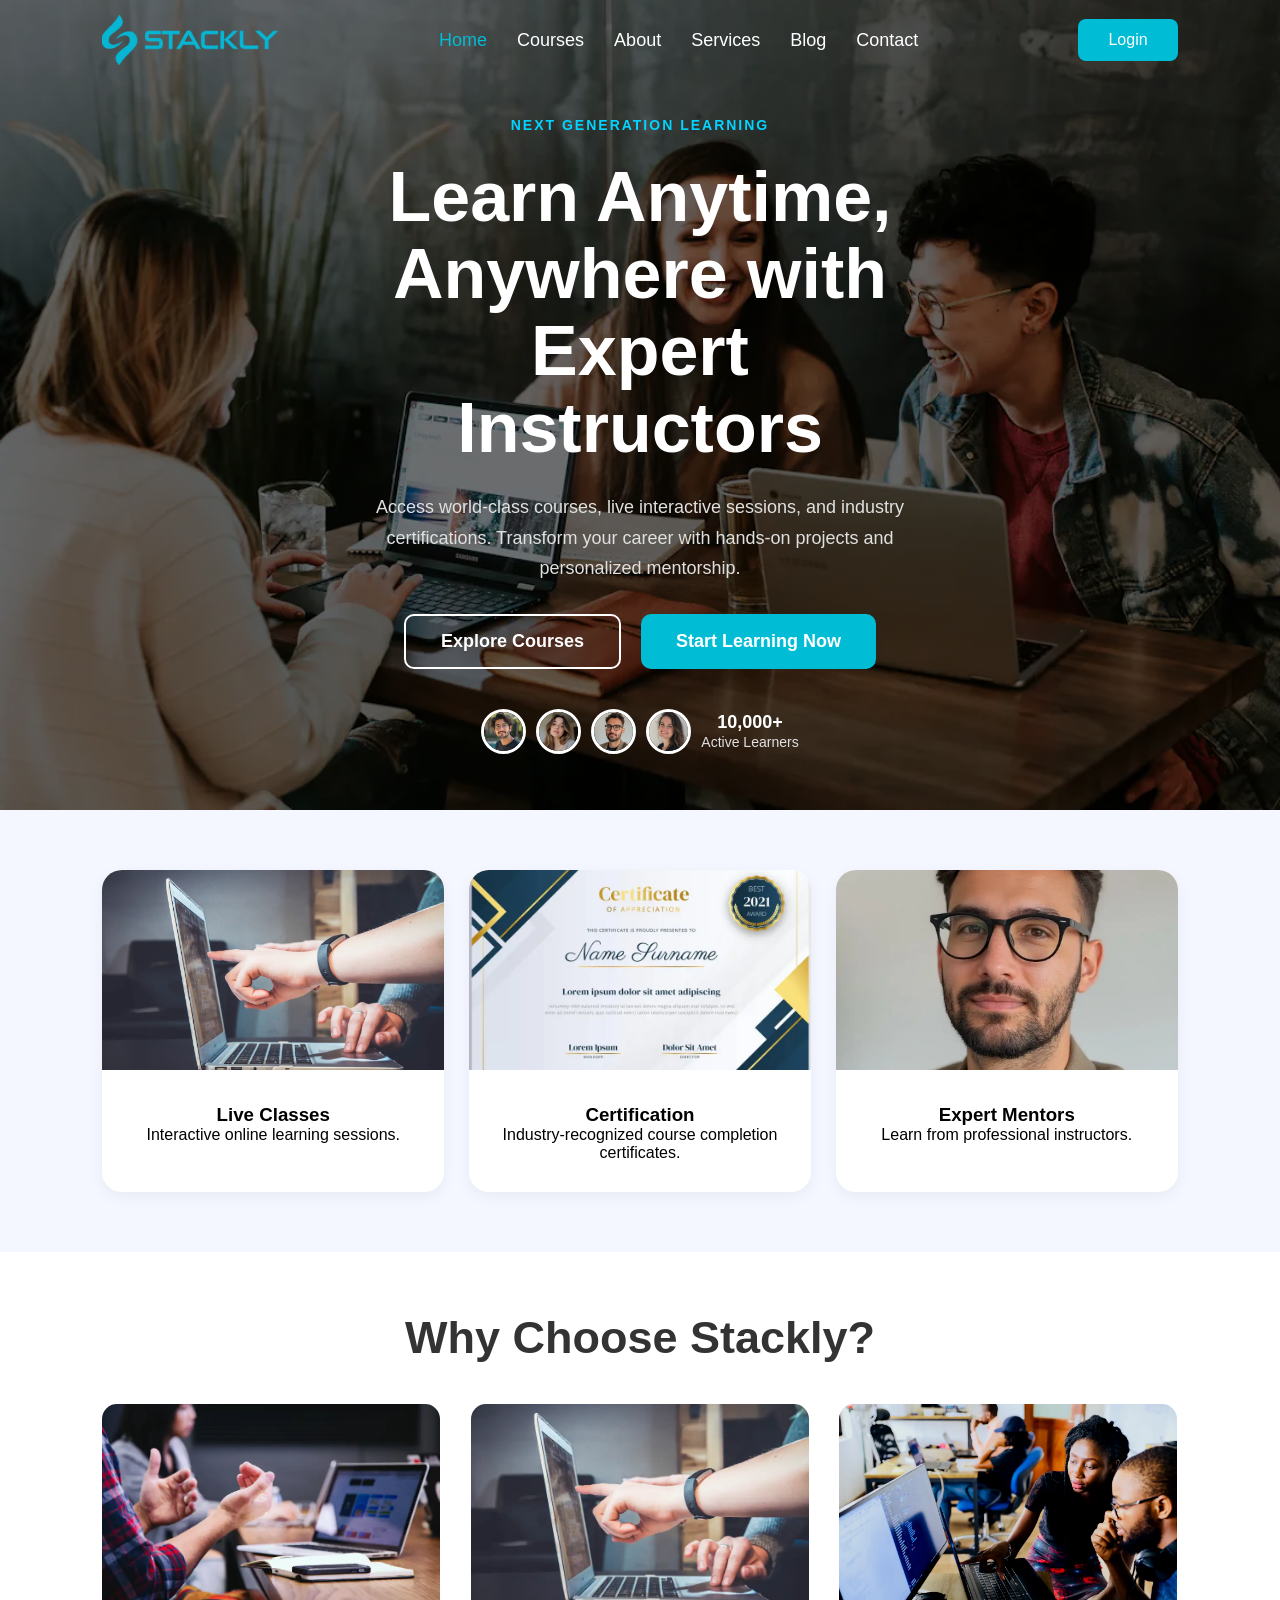
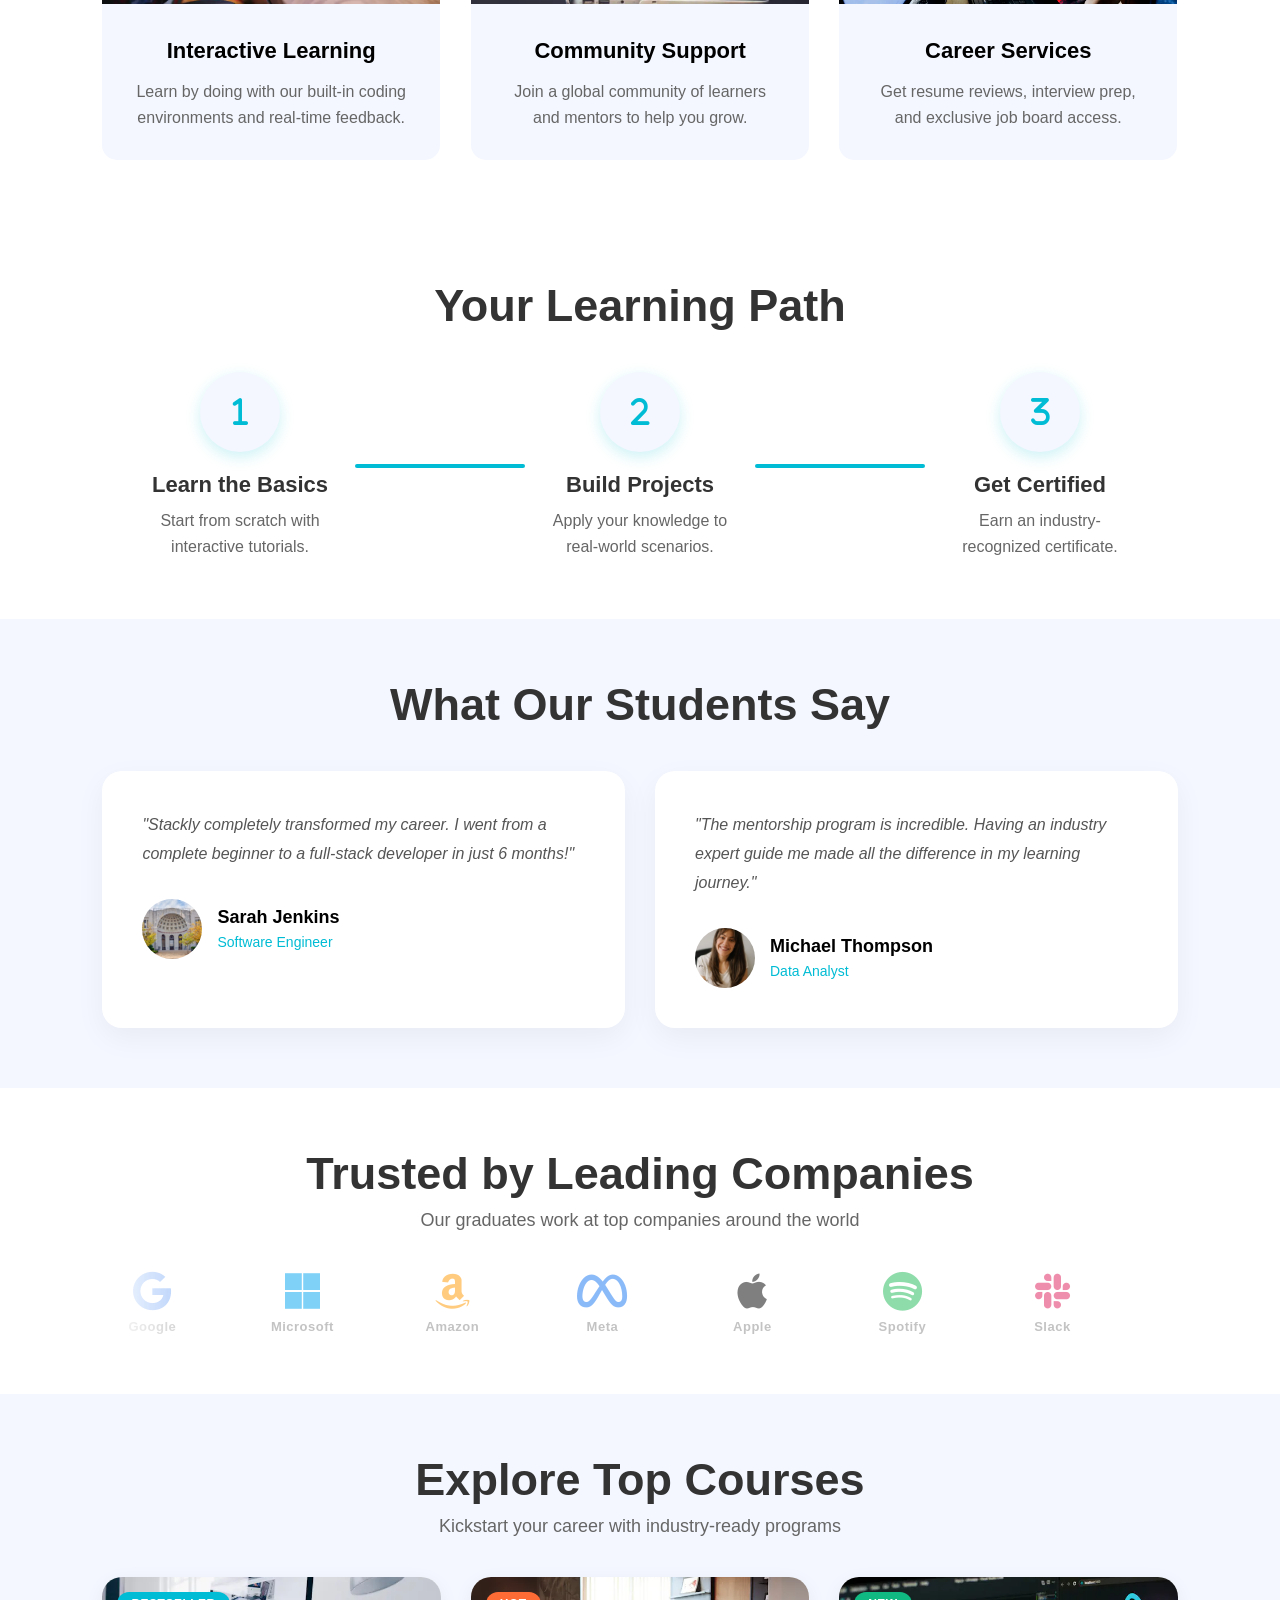
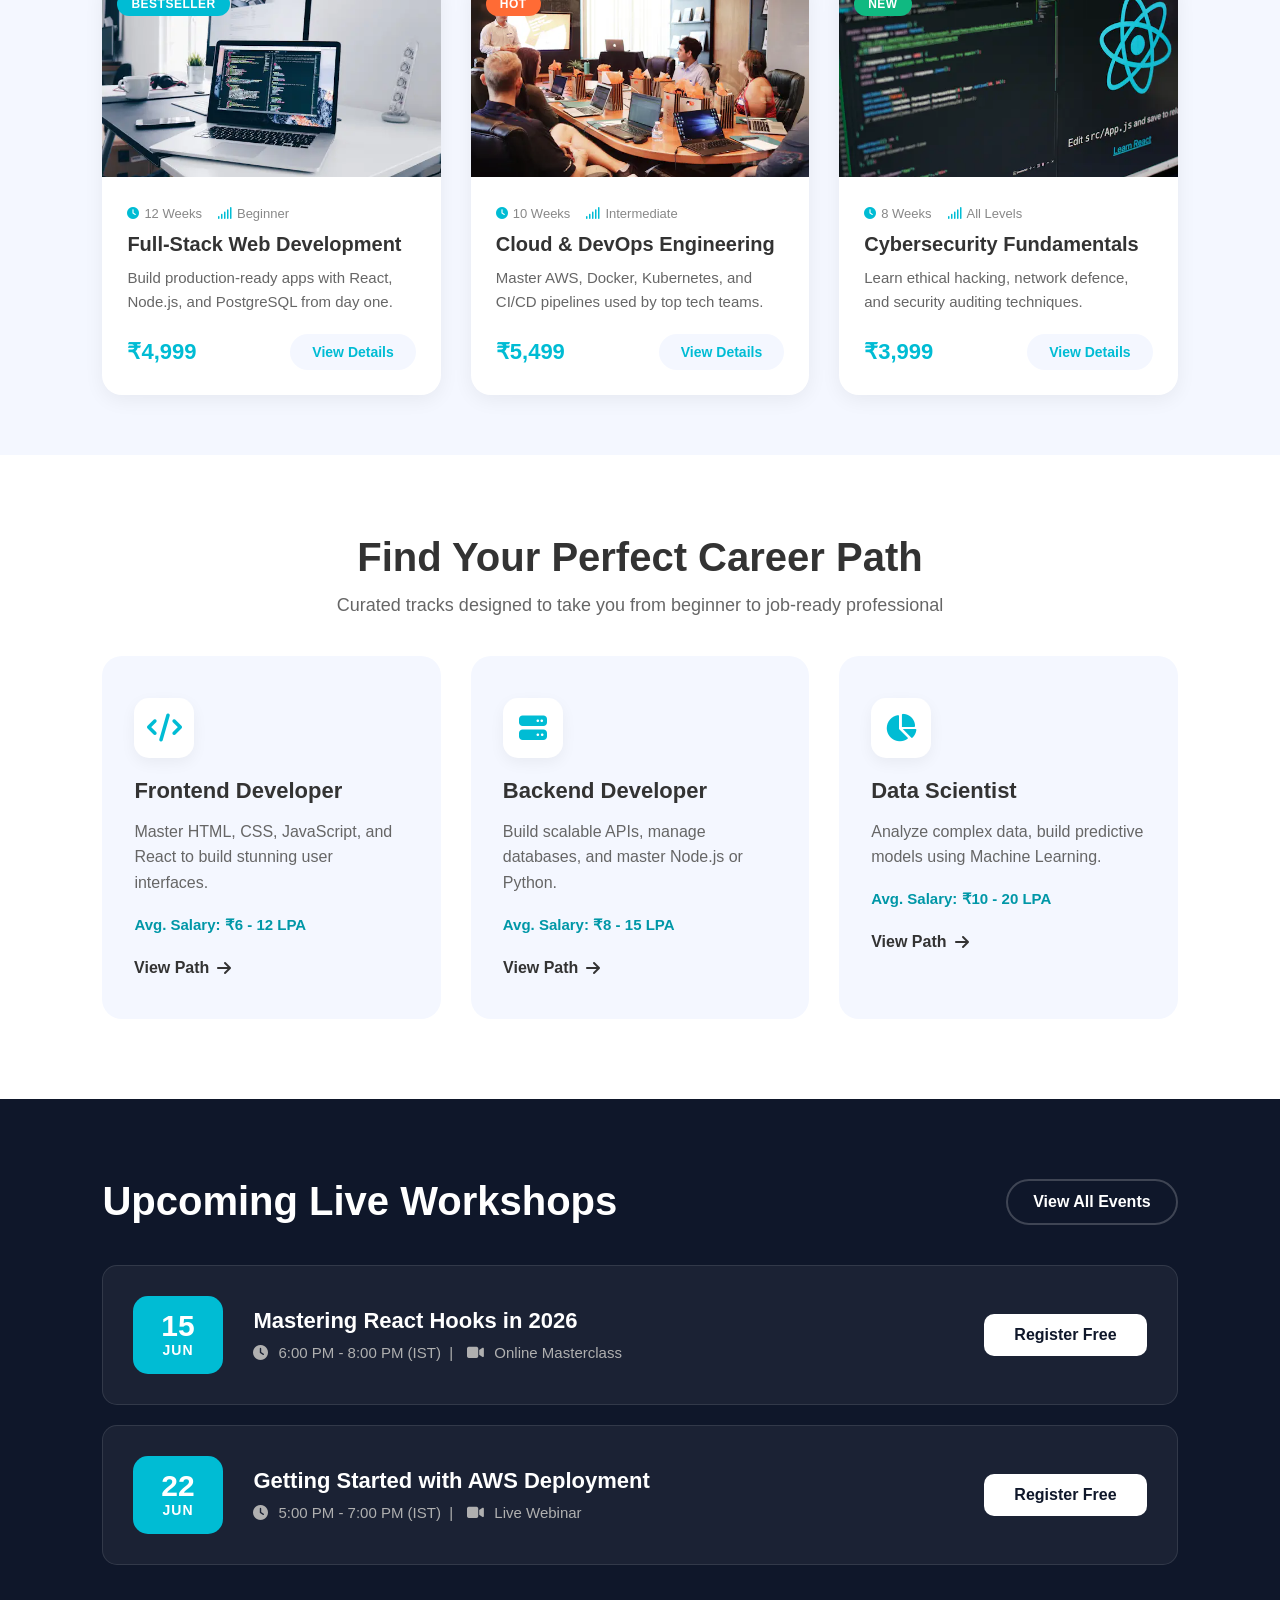
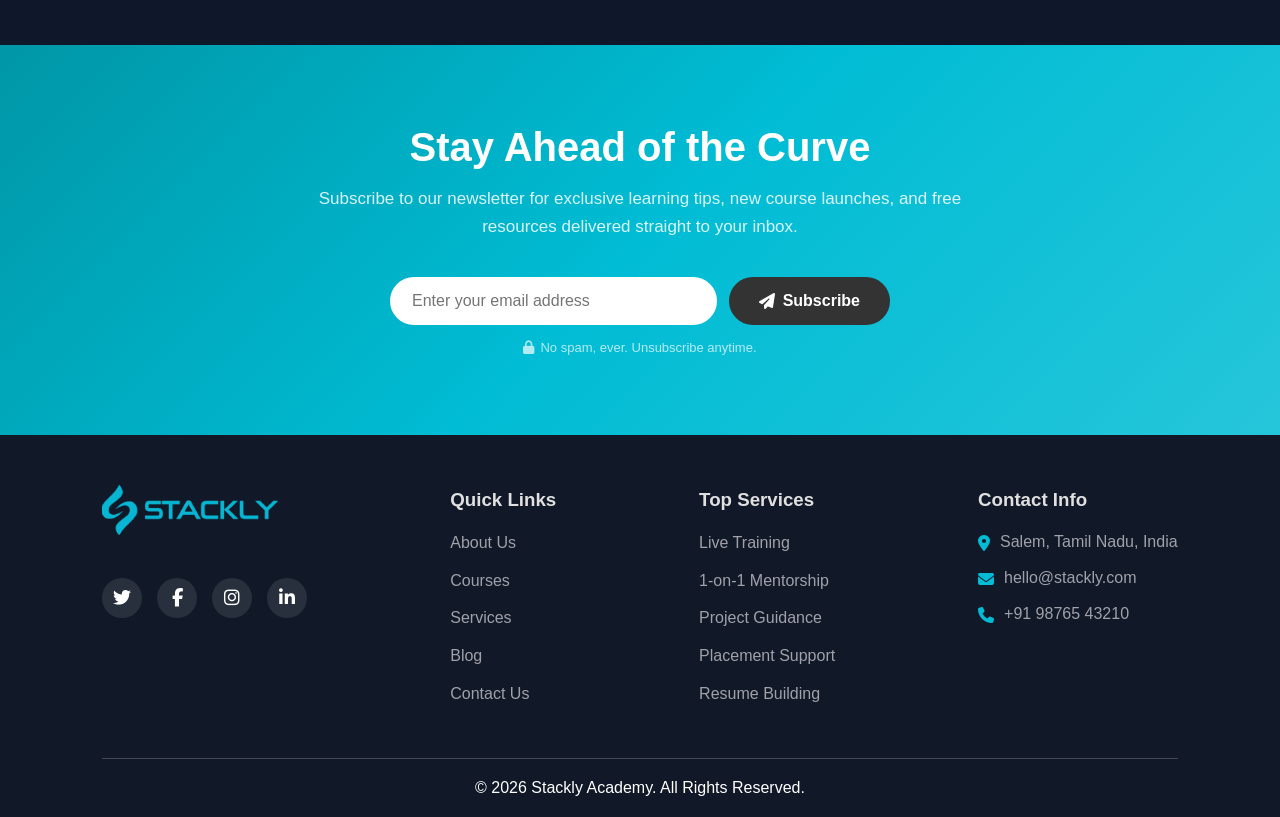
<file: index.html>
<!DOCTYPE html>
<html lang="en">
<head>
  <meta charset="UTF-8" />
  <meta name="viewport" content="width=device-width, initial-scale=1.0"/>
  <title>Stackly Academy</title>

  <link rel="stylesheet" href="navbar.css">
  <link rel="stylesheet" href="footer.css">
  <link rel="stylesheet" href="index.css">

  <link rel="stylesheet" href="https://cdnjs.cloudflare.com/ajax/libs/font-awesome/6.5.1/css/all.min.css"/>
  <link href="https://unpkg.com/aos@2.3.1/dist/aos.css" rel="stylesheet">
</head>
<body>

  <!-- Navbar -->
  <div id="navbar"></div>

  <!-- Hero -->
  <section class="hero">
    <div class="hero-content" data-aos="fade-up" data-aos-duration="1000">
      <span class="tag">NEXT GENERATION LEARNING</span>

      <h1 data-aos="fade-up" data-aos-delay="200">Learn Anytime, <br> Anywhere with Expert Instructors</h1>

      <p data-aos="fade-up" data-aos-delay="400">
        Access world-class courses, live interactive sessions, and industry certifications.
        Transform your career with hands-on projects and personalized mentorship.
      </p>

      <div class="hero-buttons" data-aos="fade-up" data-aos-delay="600">
        <button class="btn-outline" onclick="window.location.href='404.html'">Explore Courses</button>
        <button class="btn-primary" onclick="window.location.href='404.html'">Start Learning Now</button>
      </div>

      <div class="students" data-aos="zoom-in" data-aos-delay="800">
        <img src="assets/a1.webp" alt="Student 1">
        <img src="assets/a2.webp" alt="Student 2">
        <img src="assets/a3.webp" alt="Student 3">
        <img src="assets/a4.webp" alt="Student 4">

        <div>
          <h3>10,000+</h3>
          <span>Active Learners</span>
        </div>
      </div>
    </div>
  </section>

  <!-- Features -->
  <section class="features">
    <div class="feature-box" data-aos="fade-up" data-aos-delay="100">
      <img src="assets/hero-2.webp" alt="Live Classes" class="card-img">
      <div class="card-content">
        <h3>Live Classes</h3>
        <p>Interactive online learning sessions.</p>
      </div>
    </div>

    <div class="feature-box" data-aos="fade-up" data-aos-delay="300">
      <img src="assets/l1.webp" alt="Certification" class="card-img">
      <div class="card-content">
        <h3>Certification</h3>
        <p>Industry-recognized course completion certificates.</p>
      </div>
    </div>

    <div class="feature-box" data-aos="fade-up" data-aos-delay="500">
      <img src="assets/a3.webp" alt="Expert Mentors" class="card-img">
      <div class="card-content">
        <h3>Expert Mentors</h3>
        <p>Learn from professional instructors.</p>
      </div>
    </div>
  </section>

  <!-- Why Choose Us -->
  <section class="why-choose-us">
    <h2 data-aos="fade-up">Why Choose Stackly?</h2>
    <div class="choose-grid">
      <div class="choose-item" data-aos="flip-left" data-aos-delay="200">
        <img src="assets/working-laptop.webp" alt="Interactive Learning" class="card-img">
        <div class="card-content">
          <h4>Interactive Learning</h4>
          <p>Learn by doing with our built-in coding environments and real-time feedback.</p>
        </div>
      </div>
      <div class="choose-item" data-aos="flip-left" data-aos-delay="400">
        <img src="assets/about-learning.webp" alt="Community Support" class="card-img">
        <div class="card-content">
          <h4>Community Support</h4>
          <p>Join a global community of learners and mentors to help you grow.</p>
        </div>
      </div>
      <div class="choose-item" data-aos="flip-left" data-aos-delay="600">
        <img src="assets/hero-5.webp" alt="Career Services" class="card-img">
        <div class="card-content">
          <h4>Career Services</h4>
          <p>Get resume reviews, interview prep, and exclusive job board access.</p>
        </div>
      </div>
    </div>
  </section>

  <!-- Learning Path -->
  <section class="learning-path">
    <h2 data-aos="fade-up">Your Learning Path</h2>
    <div class="path-container">
      <div class="path-step" data-aos="fade-right" data-aos-delay="100">
        <div class="path-icon"><i class="fa-solid fa-1"></i></div>
        <h4>Learn the Basics</h4>
        <p>Start from scratch with interactive tutorials.</p>
      </div>
      <div class="path-line" data-aos="zoom-in" data-aos-delay="200"></div>
      <div class="path-step" data-aos="fade-right" data-aos-delay="300">
        <div class="path-icon"><i class="fa-solid fa-2"></i></div>
        <h4>Build Projects</h4>
        <p>Apply your knowledge to real-world scenarios.</p>
      </div>
      <div class="path-line" data-aos="zoom-in" data-aos-delay="400"></div>
      <div class="path-step" data-aos="fade-right" data-aos-delay="500">
        <div class="path-icon"><i class="fa-solid fa-3"></i></div>
        <h4>Get Certified</h4>
        <p>Earn an industry-recognized certificate.</p>
      </div>
    </div>
  </section>

  <!-- Testimonials -->
  <section class="testimonials">
    <h2 data-aos="fade-up">What Our Students Say</h2>
    <div class="testimonial-container">
      <div class="testimonial-card" data-aos="zoom-in-up" data-aos-delay="200">
        <p>"Stackly completely transformed my career. I went from a complete beginner to a full-stack developer in just 6 months!"</p>
        <div class="user-info">
          <img src="assets/edu_img_1.webp" alt="Sarah">
          <div>
            <h4>Sarah Jenkins</h4>
            <span>Software Engineer</span>
          </div>
        </div>
      </div>
      <div class="testimonial-card" data-aos="zoom-in-up" data-aos-delay="400">
        <p>"The mentorship program is incredible. Having an industry expert guide me made all the difference in my learning journey."</p>
        <div class="user-info">
          <img src="assets/edu_img_2.webp" alt="Michael">
          <div>
            <h4>Michael Thompson</h4>
            <span>Data Analyst</span>
          </div>
        </div>
      </div>
    </div>
  </section>

  <!-- Trusted Partners -->
  <section class="partners">
    <h2 data-aos="fade-up">Trusted by Leading Companies</h2>
    <p class="partners-sub" data-aos="fade-up" data-aos-delay="100">Our graduates work at top companies around the world</p>
    <div class="partners-track" data-aos="fade-up" data-aos-delay="200">
      <div class="partners-slide">
        <div class="partner-logo"><i class="fa-brands fa-google"></i><span>Google</span></div>
        <div class="partner-logo"><i class="fa-brands fa-microsoft"></i><span>Microsoft</span></div>
        <div class="partner-logo"><i class="fa-brands fa-amazon"></i><span>Amazon</span></div>
        <div class="partner-logo"><i class="fa-brands fa-meta"></i><span>Meta</span></div>
        <div class="partner-logo"><i class="fa-brands fa-apple"></i><span>Apple</span></div>
        <div class="partner-logo"><i class="fa-brands fa-spotify"></i><span>Spotify</span></div>
        <div class="partner-logo"><i class="fa-brands fa-slack"></i><span>Slack</span></div>
        <div class="partner-logo"><i class="fa-brands fa-stripe"></i><span>Stripe</span></div>
        <!-- duplicate for seamless scroll -->
        <div class="partner-logo"><i class="fa-brands fa-google"></i><span>Google</span></div>
        <div class="partner-logo"><i class="fa-brands fa-microsoft"></i><span>Microsoft</span></div>
        <div class="partner-logo"><i class="fa-brands fa-amazon"></i><span>Amazon</span></div>
        <div class="partner-logo"><i class="fa-brands fa-meta"></i><span>Meta</span></div>
        <div class="partner-logo"><i class="fa-brands fa-apple"></i><span>Apple</span></div>
        <div class="partner-logo"><i class="fa-brands fa-spotify"></i><span>Spotify</span></div>
        <div class="partner-logo"><i class="fa-brands fa-slack"></i><span>Slack</span></div>
        <div class="partner-logo"><i class="fa-brands fa-stripe"></i><span>Stripe</span></div>
      </div>
    </div>
  </section>

  <!-- Popular Courses Preview -->
  <section class="courses-preview">
    <h2 data-aos="fade-up">Explore Top Courses</h2>
    <p class="courses-preview-sub" data-aos="fade-up" data-aos-delay="100">Kickstart your career with industry-ready programs</p>
    <div class="courses-preview-grid">

      <div class="preview-card" data-aos="fade-up" data-aos-delay="100">
        <div class="preview-img-wrap">
          <img src="assets/course-1.webp" alt="Full-Stack Web Development">
          <span class="preview-badge">Bestseller</span>
        </div>
        <div class="preview-body">
          <div class="preview-meta"><span><i class="fa-solid fa-clock"></i> 12 Weeks</span><span><i class="fa-solid fa-signal"></i> Beginner</span></div>
          <h3>Full-Stack Web Development</h3>
          <p>Build production-ready apps with React, Node.js, and PostgreSQL from day one.</p>
          <div class="preview-footer">
            <span class="preview-price">₹4,999</span>
            <a href="courses.html" class="preview-btn">View Details</a>
          </div>
        </div>
      </div>

      <div class="preview-card" data-aos="fade-up" data-aos-delay="200">
        <div class="preview-img-wrap">
          <img src="assets/course-3.webp" alt="Cloud & DevOps Engineering">
          <span class="preview-badge hot">Hot</span>
        </div>
        <div class="preview-body">
          <div class="preview-meta"><span><i class="fa-solid fa-clock"></i> 10 Weeks</span><span><i class="fa-solid fa-signal"></i> Intermediate</span></div>
          <h3>Cloud &amp; DevOps Engineering</h3>
          <p>Master AWS, Docker, Kubernetes, and CI/CD pipelines used by top tech teams.</p>
          <div class="preview-footer">
            <span class="preview-price">₹5,499</span>
            <a href="courses.html" class="preview-btn">View Details</a>
          </div>
        </div>
      </div>

      <div class="preview-card" data-aos="fade-up" data-aos-delay="300">
        <div class="preview-img-wrap">
          <img src="assets/course-4.webp" alt="Cybersecurity Fundamentals">
          <span class="preview-badge new">New</span>
        </div>
        <div class="preview-body">
          <div class="preview-meta"><span><i class="fa-solid fa-clock"></i> 8 Weeks</span><span><i class="fa-solid fa-signal"></i> All Levels</span></div>
          <h3>Cybersecurity Fundamentals</h3>
          <p>Learn ethical hacking, network defence, and security auditing techniques.</p>
          <div class="preview-footer">
            <span class="preview-price">₹3,999</span>
            <a href="courses.html" class="preview-btn">View Details</a>
          </div>
        </div>
      </div>

    </div>
  </section>

  <!-- Career Paths -->
  <section class="career-paths">
    <h2 data-aos="fade-up">Find Your Perfect Career Path</h2>
    <p class="path-sub" data-aos="fade-up" data-aos-delay="100">Curated tracks designed to take you from beginner to job-ready professional</p>
    <div class="career-grid">
      <div class="career-card" data-aos="fade-up" data-aos-delay="100">
        <div class="career-icon"><i class="fa-solid fa-code"></i></div>
        <h3>Frontend Developer</h3>
        <p>Master HTML, CSS, JavaScript, and React to build stunning user interfaces.</p>
        <span class="avg-salary">Avg. Salary: ₹6 - 12 LPA</span>
        <a href="courses.html" class="career-link">View Path <i class="fa-solid fa-arrow-right"></i></a>
      </div>
      <div class="career-card" data-aos="fade-up" data-aos-delay="200">
        <div class="career-icon"><i class="fa-solid fa-server"></i></div>
        <h3>Backend Developer</h3>
        <p>Build scalable APIs, manage databases, and master Node.js or Python.</p>
        <span class="avg-salary">Avg. Salary: ₹8 - 15 LPA</span>
        <a href="courses.html" class="career-link">View Path <i class="fa-solid fa-arrow-right"></i></a>
      </div>
      <div class="career-card" data-aos="fade-up" data-aos-delay="300">
        <div class="career-icon"><i class="fa-solid fa-chart-pie"></i></div>
        <h3>Data Scientist</h3>
        <p>Analyze complex data, build predictive models using Machine Learning.</p>
        <span class="avg-salary">Avg. Salary: ₹10 - 20 LPA</span>
        <a href="courses.html" class="career-link">View Path <i class="fa-solid fa-arrow-right"></i></a>
      </div>
    </div>
  </section>

  <!-- Upcoming Events -->
  <section class="upcoming-events">
    <div class="events-header">
      <h2 data-aos="fade-right">Upcoming Live Workshops</h2>
      <a href="404.html" class="view-all-btn" data-aos="fade-left">View All Events</a>
    </div>
    <div class="events-list">
      <div class="event-item" data-aos="fade-up" data-aos-delay="100">
        <div class="event-date">
          <span class="day">15</span>
          <span class="month">JUN</span>
        </div>
        <div class="event-details">
          <h3>Mastering React Hooks in 2026</h3>
          <p><i class="fa-solid fa-clock"></i> 6:00 PM - 8:00 PM (IST) &nbsp;|&nbsp; <i class="fa-solid fa-video"></i> Online Masterclass</p>
        </div>
        <a href="404.html" class="event-btn">Register Free</a>
      </div>
      <div class="event-item" data-aos="fade-up" data-aos-delay="200">
        <div class="event-date">
          <span class="day">22</span>
          <span class="month">JUN</span>
        </div>
        <div class="event-details">
          <h3>Getting Started with AWS Deployment</h3>
          <p><i class="fa-solid fa-clock"></i> 5:00 PM - 7:00 PM (IST) &nbsp;|&nbsp; <i class="fa-solid fa-video"></i> Live Webinar</p>
        </div>
        <a href="404.html" class="event-btn">Register Free</a>
      </div>
    </div>
  </section>

  <!-- Newsletter CTA -->
  <section class="newsletter-cta"  data-aos="zoom-in">
    <div class="newsletter-content">
      <h2>Stay Ahead of the Curve</h2>
      <p>Subscribe to our newsletter for exclusive learning tips, new course launches, and free resources delivered straight to your inbox.</p>
      <form class="newsletter-form" action="404.html">
        <input type="email" placeholder="Enter your email address" required>
        <button type="submit"><i class="fa-solid fa-paper-plane"></i> Subscribe</button>
        <span class="newsletter-msg" style="display:none;">🎉 Thanks for subscribing!</span>
      </form>
      <span class="newsletter-note"><i class="fa-solid fa-lock"></i> No spam, ever. Unsubscribe anytime.</span>
    </div>
  </section>

  <!-- Footer -->
  <div id="footer"></div>

  <script>
    fetch("navbar.html")
      .then(res => res.text())
      .then(data => {
        document.getElementById("navbar").innerHTML = data;
        const currentPath = window.location.pathname.split("/").pop() || "index.html";
        document.querySelectorAll(".nav-links a").forEach(link => {
          if (link.getAttribute("href") === currentPath) {
            link.classList.add("active");
          }
        });
        const menuIcon = document.querySelector(".menu-icon");
        const navLinks = document.querySelector(".nav-links");
        if (menuIcon && navLinks) {
          menuIcon.addEventListener("click", () => {
            navLinks.classList.toggle("active-menu");
          });
        }
        const closeIcon = document.querySelector(".close-icon");
        if (closeIcon && navLinks) {
          closeIcon.addEventListener("click", () => {
            navLinks.classList.remove("active-menu");
          });
        }
      });

    fetch("footer.html")
      .then(res => res.text())
      .then(data => {
        document.getElementById("footer").innerHTML = data;
        let currentPath = window.location.pathname.split("/").pop();
        if (currentPath === "" || currentPath === "/") currentPath = "index.html";
        const quickLinks = document.querySelectorAll('.footer-col:nth-child(2) li a');
        quickLinks.forEach(link => {
          if (link.getAttribute('href') === currentPath) {
            link.parentElement.style.display = 'none';
          }
        });
      });
  </script>

  <script src="https://unpkg.com/aos@2.3.1/dist/aos.js"></script>
  <script>
    AOS.init({
      once: true,
      offset: 100,
    });
  </script>
</body>
</html>
</file>
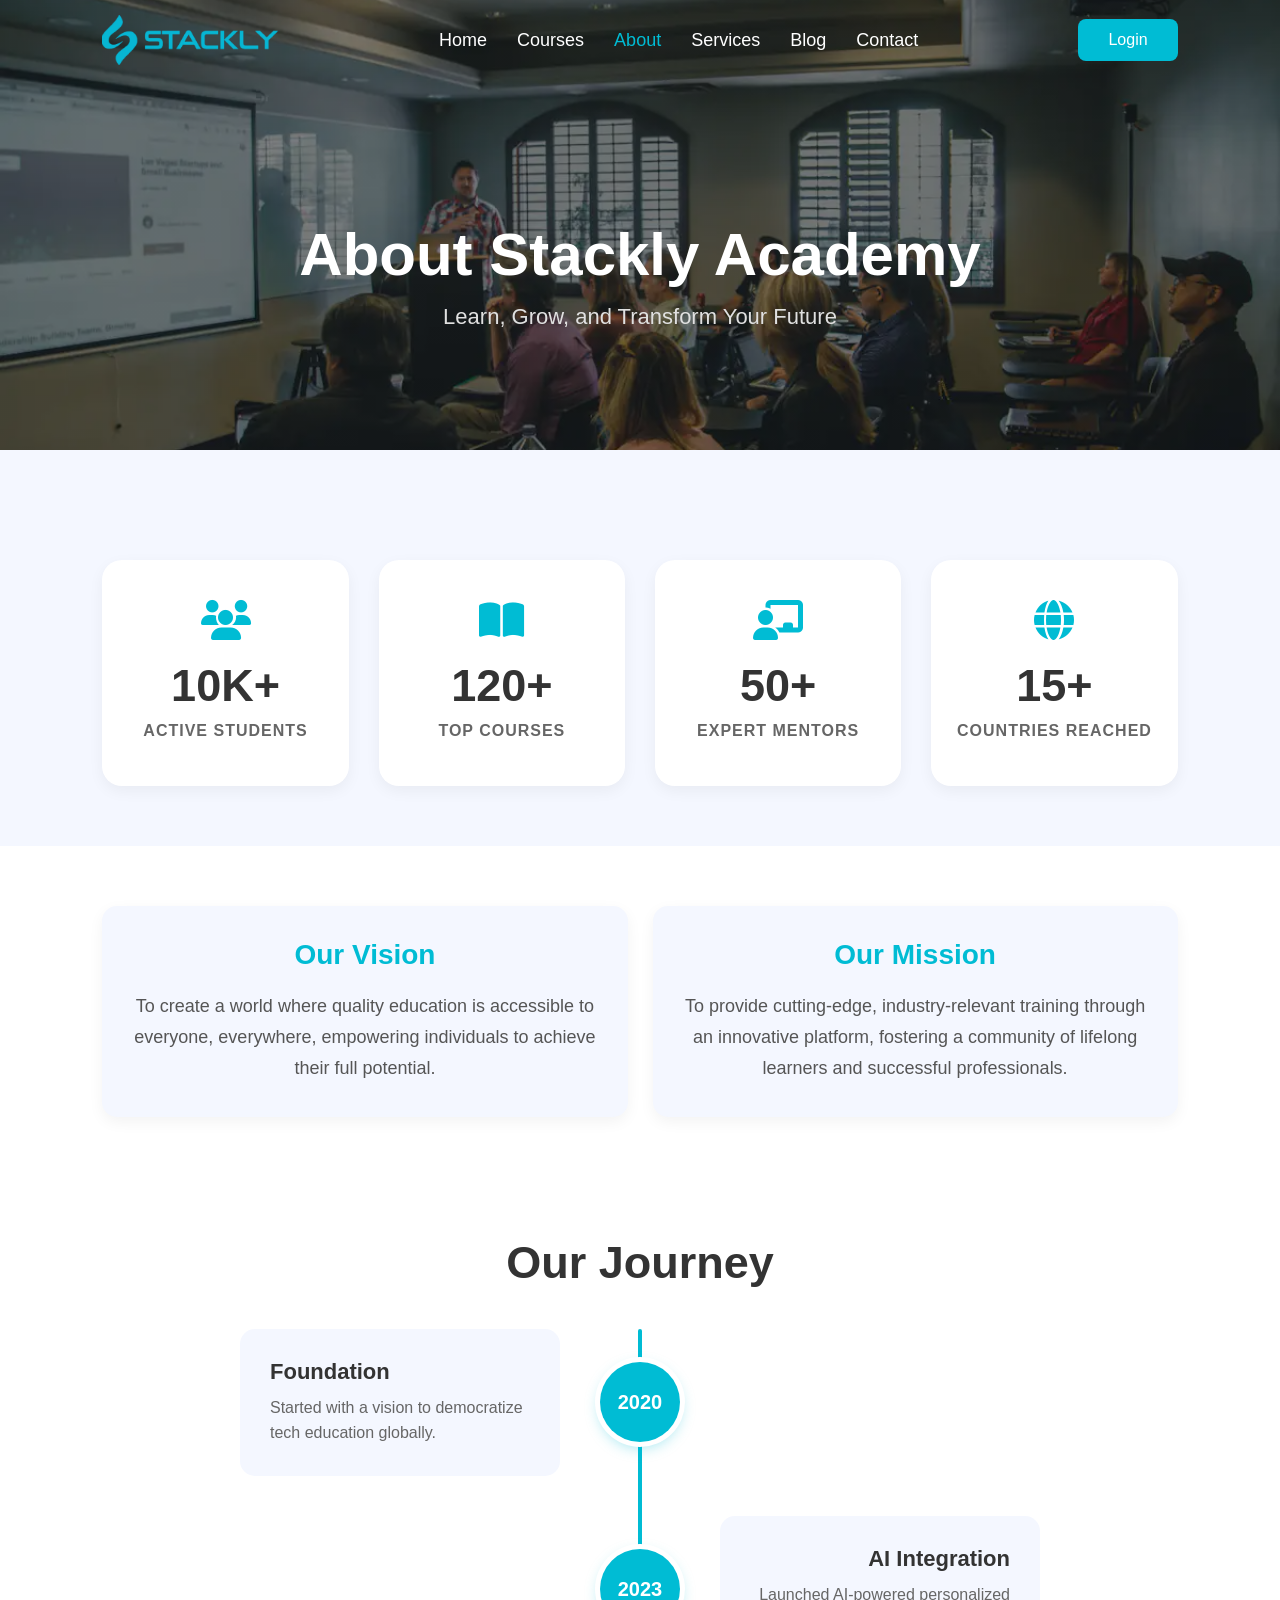
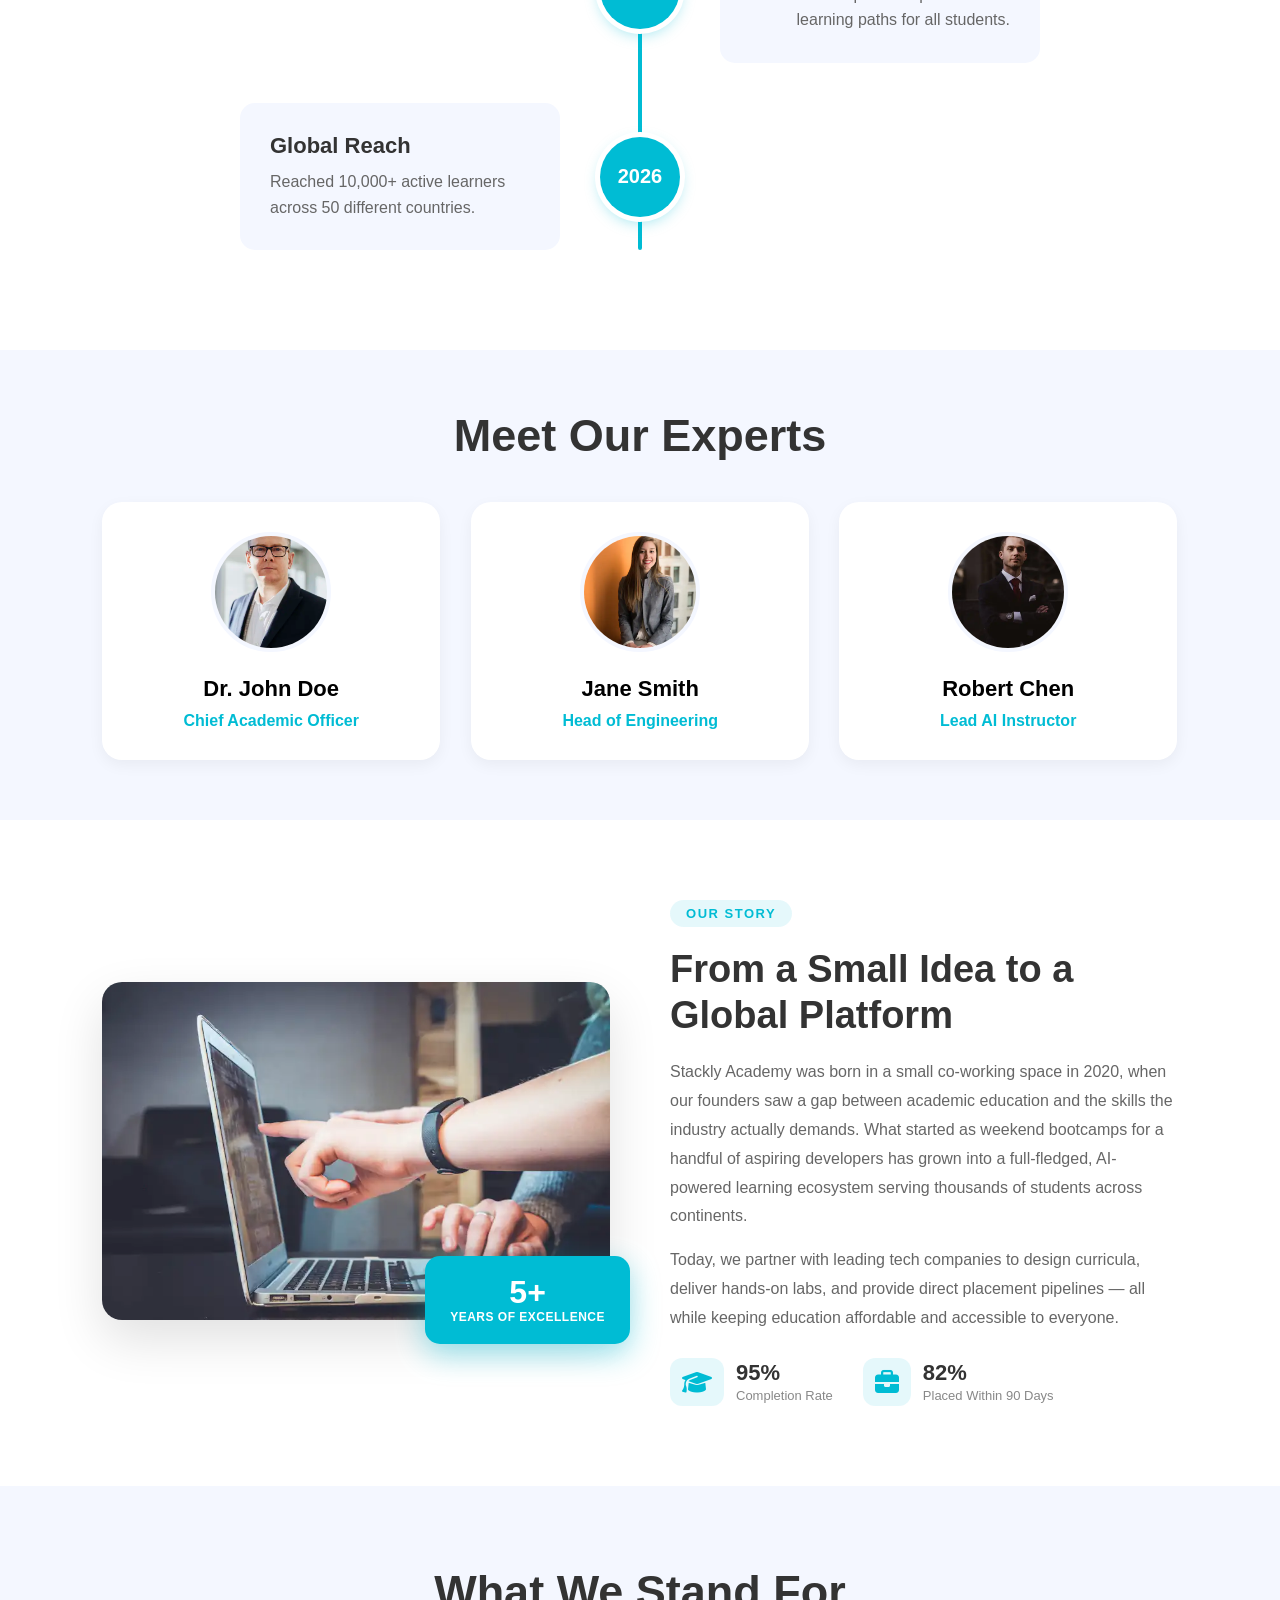
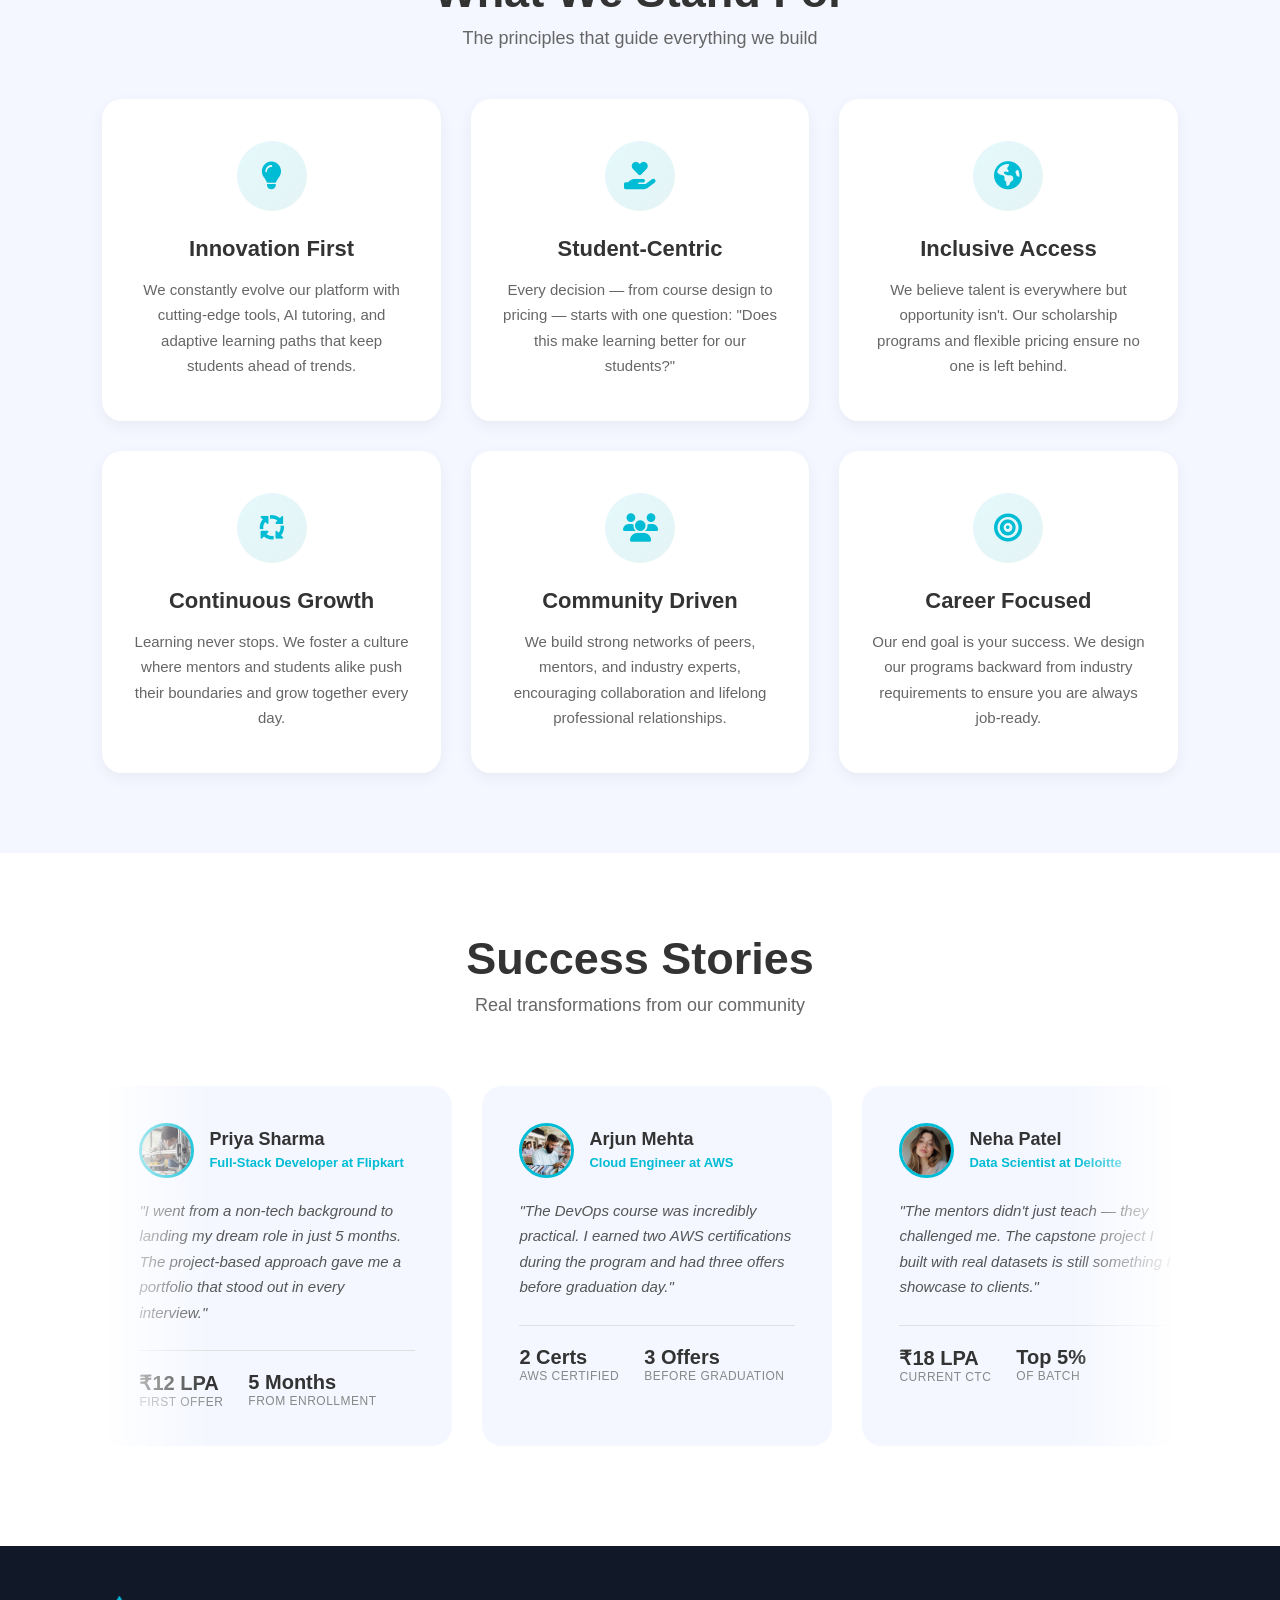
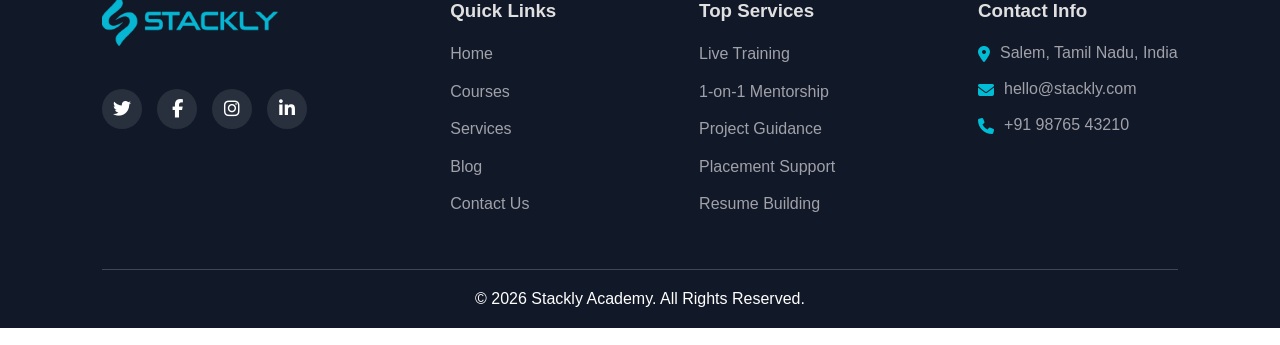
<file: about.html>
<!DOCTYPE html>
<html lang="en">
<head>
  <meta charset="UTF-8">
  <meta name="viewport" content="width=device-width, initial-scale=1.0">
  <title>About</title>

  <link href="https://unpkg.com/aos@2.3.1/dist/aos.css" rel="stylesheet">
  <link rel="stylesheet" href="https://cdnjs.cloudflare.com/ajax/libs/font-awesome/6.5.1/css/all.min.css"/>
  <link rel="stylesheet" href="navbar.css">
  <link rel="stylesheet" href="footer.css">
  <link rel="stylesheet" href="about.css">
</head>
<body>

<div id="navbar"></div>

<section class="cover-hero" style="background: linear-gradient(rgba(0,0,0,0.5), rgba(0,0,0,0.5)), url('assets/about-hero.webp'); background-size: cover; background-position: center;">
  <div class="cover-content">
    <h1>About Stackly Academy</h1>
    <p>Learn, Grow, and Transform Your Future</p>
  </div>
</section>

<section class="about-section">
  <div class="about-content" data-aos="fade-up" data-aos-duration="1000">

    <div class="stats" id="counter-section">
      <div class="stat-box" data-aos="zoom-in" data-aos-delay="200">
        <i class="fa-solid fa-users stat-icon"></i>
        <h2 class="counter" data-target="10" data-suffix="K+">0</h2>
        <p>Active Students</p>
      </div>

      <div class="stat-box" data-aos="zoom-in" data-aos-delay="400">
        <i class="fa-solid fa-book-open stat-icon"></i>
        <h2 class="counter" data-target="120" data-suffix="+">0</h2>
        <p>Top Courses</p>
      </div>

      <div class="stat-box" data-aos="zoom-in" data-aos-delay="600">
        <i class="fa-solid fa-chalkboard-user stat-icon"></i>
        <h2 class="counter" data-target="50" data-suffix="+">0</h2>
        <p>Expert Mentors</p>
      </div>

      <div class="stat-box" data-aos="zoom-in" data-aos-delay="800">
        <i class="fa-solid fa-globe stat-icon"></i>
        <h2 class="counter" data-target="15" data-suffix="+">0</h2>
        <p>Countries Reached</p>
      </div>
    </div>
  </div>
</section>

<section class="vision-mission">
  <div class="vm-box" data-aos="fade-right" data-aos-delay="200">
    <h3>Our Vision</h3>
    <p>To create a world where quality education is accessible to everyone, everywhere, empowering individuals to achieve their full potential.</p>
  </div>
  <div class="vm-box" data-aos="fade-left" data-aos-delay="400">
    <h3>Our Mission</h3>
    <p>To provide cutting-edge, industry-relevant training through an innovative platform, fostering a community of lifelong learners and successful professionals.</p>
  </div>
</section>

<section class="timeline-section">
  <h2 data-aos="fade-up">Our Journey</h2>
  <div class="timeline-container">
    <div class="timeline-item" data-aos="fade-up" data-aos-delay="100">
      <div class="timeline-year">2020</div>
      <div class="timeline-content">
        <h4>Foundation</h4>
        <p>Started with a vision to democratize tech education globally.</p>
      </div>
    </div>
    <div class="timeline-item" data-aos="fade-up" data-aos-delay="300">
      <div class="timeline-year">2023</div>
      <div class="timeline-content">
        <h4>AI Integration</h4>
        <p>Launched AI-powered personalized learning paths for all students.</p>
      </div>
    </div>
    <div class="timeline-item" data-aos="fade-up" data-aos-delay="500">
      <div class="timeline-year">2026</div>
      <div class="timeline-content">
        <h4>Global Reach</h4>
        <p>Reached 10,000+ active learners across 50 different countries.</p>
      </div>
    </div>
  </div>
</section>

<section class="team">
  <h2 data-aos="fade-up">Meet Our Experts</h2>
  <div class="team-grid">
    <div class="team-member" data-aos="flip-up" data-aos-delay="200">
      <img src="assets/instructor-1.webp" alt="John">
      <h4>Dr. John Doe</h4>
      <p>Chief Academic Officer</p>
    </div>
    <div class="team-member" data-aos="flip-up" data-aos-delay="400">
      <img src="assets/instructor-2.webp" alt="Jane">
      <h4>Jane Smith</h4>
      <p>Head of Engineering</p>
    </div>
    <div class="team-member" data-aos="flip-up" data-aos-delay="600">
      <img src="assets/instructor-3.webp" alt="Robert">
      <h4>Robert Chen</h4>
      <p>Lead AI Instructor</p>
    </div>
  </div>
</section>

<!-- Our Story -->
<section class="our-story">
  <div class="story-grid">
    <div class="story-image" data-aos="fade-right" data-aos-duration="1000">
      <img src="assets/about-learning.webp" alt="Stackly Academy campus">
      <div class="story-badge">
        <span class="story-badge-num">5+</span>
        <span>Years of Excellence</span>
      </div>
    </div>
    <div class="story-text" data-aos="fade-left" data-aos-duration="1000">
      <span class="story-tag">OUR STORY</span>
      <h2>From a Small Idea to a Global Platform</h2>
      <p>Stackly Academy was born in a small co-working space in 2020, when our founders saw a gap between academic education and the skills the industry actually demands. What started as weekend bootcamps for a handful of aspiring developers has grown into a full-fledged, AI-powered learning ecosystem serving thousands of students across continents.</p>
      <p>Today, we partner with leading tech companies to design curricula, deliver hands-on labs, and provide direct placement pipelines — all while keeping education affordable and accessible to everyone.</p>
      <div class="story-highlights">
        <div class="story-hl">
          <i class="fa-solid fa-graduation-cap"></i>
          <div><strong>95%</strong><span>Completion Rate</span></div>
        </div>
        <div class="story-hl">
          <i class="fa-solid fa-briefcase"></i>
          <div><strong>82%</strong><span>Placed Within 90 Days</span></div>
        </div>
      </div>
    </div>
  </div>
</section>

<!-- Core Values -->
<section class="core-values">
  <h2 data-aos="fade-up">What We Stand For</h2>
  <p class="values-sub" data-aos="fade-up" data-aos-delay="100">The principles that guide everything we build</p>
  <div class="values-grid">
    <div class="value-card" data-aos="fade-up" data-aos-delay="100">
      <div class="value-icon"><i class="fa-solid fa-lightbulb"></i></div>
      <h3>Innovation First</h3>
      <p>We constantly evolve our platform with cutting-edge tools, AI tutoring, and adaptive learning paths that keep students ahead of trends.</p>
    </div>
    <div class="value-card" data-aos="fade-up" data-aos-delay="200">
      <div class="value-icon"><i class="fa-solid fa-hand-holding-heart"></i></div>
      <h3>Student-Centric</h3>
      <p>Every decision — from course design to pricing — starts with one question: "Does this make learning better for our students?"</p>
    </div>
    <div class="value-card" data-aos="fade-up" data-aos-delay="300">
      <div class="value-icon"><i class="fa-solid fa-earth-americas"></i></div>
      <h3>Inclusive Access</h3>
      <p>We believe talent is everywhere but opportunity isn't. Our scholarship programs and flexible pricing ensure no one is left behind.</p>
    </div>
    <div class="value-card" data-aos="fade-up" data-aos-delay="400">
      <div class="value-icon"><i class="fa-solid fa-arrows-spin"></i></div>
      <h3>Continuous Growth</h3>
      <p>Learning never stops. We foster a culture where mentors and students alike push their boundaries and grow together every day.</p>
    </div>
    <div class="value-card" data-aos="fade-up" data-aos-delay="500">
      <div class="value-icon"><i class="fa-solid fa-users"></i></div>
      <h3>Community Driven</h3>
      <p>We build strong networks of peers, mentors, and industry experts, encouraging collaboration and lifelong professional relationships.</p>
    </div>
    <div class="value-card" data-aos="fade-up" data-aos-delay="600">
      <div class="value-icon"><i class="fa-solid fa-bullseye"></i></div>
      <h3>Career Focused</h3>
      <p>Our end goal is your success. We design our programs backward from industry requirements to ensure you are always job-ready.</p>
    </div>
  </div>
</section>

<!-- Student Success Stories -->
<section class="success-stories">
  <h2 data-aos="fade-up">Success Stories</h2>
  <p class="stories-sub" data-aos="fade-up" data-aos-delay="100">Real transformations from our community</p>
  <div class="stories-track-container" data-aos="fade-up" data-aos-delay="200">
    <div class="stories-track">

      <!-- Card 1 -->
      <div class="story-card">
        <div class="story-card-header">
          <img src="assets/edu_img_3.webp" alt="Priya Sharma">
          <div>
            <h4>Priya Sharma</h4>
            <span>Full-Stack Developer at Flipkart</span>
          </div>
        </div>
        <p>"I went from a non-tech background to landing my dream role in just 5 months. The project-based approach gave me a portfolio that stood out in every interview."</p>
        <div class="story-card-stats">
          <div><strong>₹12 LPA</strong><span>First Offer</span></div>
          <div><strong>5 Months</strong><span>From Enrollment</span></div>
        </div>
      </div>

      <!-- Card 2 -->
      <div class="story-card">
        <div class="story-card-header">
          <img src="assets/edu_img_4.webp" alt="Arjun Mehta">
          <div>
            <h4>Arjun Mehta</h4>
            <span>Cloud Engineer at AWS</span>
          </div>
        </div>
        <p>"The DevOps course was incredibly practical. I earned two AWS certifications during the program and had three offers before graduation day."</p>
        <div class="story-card-stats">
          <div><strong>2 Certs</strong><span>AWS Certified</span></div>
          <div><strong>3 Offers</strong><span>Before Graduation</span></div>
        </div>
      </div>

      <!-- Card 3 -->
      <div class="story-card">
        <div class="story-card-header">
          <img src="assets/a2.webp" alt="Neha Patel">
          <div>
            <h4>Neha Patel</h4>
            <span>Data Scientist at Deloitte</span>
          </div>
        </div>
        <p>"The mentors didn't just teach — they challenged me. The capstone project I built with real datasets is still something I showcase to clients."</p>
        <div class="story-card-stats">
          <div><strong>₹18 LPA</strong><span>Current CTC</span></div>
          <div><strong>Top 5%</strong><span>Of Batch</span></div>
        </div>
      </div>

      <!-- DUPLICATE FOR INFINITE SCROLL -->
      
      <!-- Card 1 -->
      <div class="story-card">
        <div class="story-card-header">
          <img src="assets/edu_img_3.webp" alt="Priya Sharma">
          <div>
            <h4>Priya Sharma</h4>
            <span>Full-Stack Developer at Flipkart</span>
          </div>
        </div>
        <p>"I went from a non-tech background to landing my dream role in just 5 months. The project-based approach gave me a portfolio that stood out in every interview."</p>
        <div class="story-card-stats">
          <div><strong>₹12 LPA</strong><span>First Offer</span></div>
          <div><strong>5 Months</strong><span>From Enrollment</span></div>
        </div>
      </div>

      <!-- Card 2 -->
      <div class="story-card">
        <div class="story-card-header">
          <img src="assets/edu_img_4.webp" alt="Arjun Mehta">
          <div>
            <h4>Arjun Mehta</h4>
            <span>Cloud Engineer at AWS</span>
          </div>
        </div>
        <p>"The DevOps course was incredibly practical. I earned two AWS certifications during the program and had three offers before graduation day."</p>
        <div class="story-card-stats">
          <div><strong>2 Certs</strong><span>AWS Certified</span></div>
          <div><strong>3 Offers</strong><span>Before Graduation</span></div>
        </div>
      </div>

      <!-- Card 3 -->
      <div class="story-card">
        <div class="story-card-header">
          <img src="assets/edu_img_1.webp" alt="Neha Patel">
          <div>
            <h4>Neha Patel</h4>
            <span>Data Scientist at Deloitte</span>
          </div>
        </div>
        <p>"The mentors didn't just teach — they challenged me. The capstone project I built with real datasets is still something I showcase to clients."</p>
        <div class="story-card-stats">
          <div><strong>₹18 LPA</strong><span>Current CTC</span></div>
          <div><strong>Top 5%</strong><span>Of Batch</span></div>
        </div>
      </div>

    </div>
</section>

<div id="footer"></div>

<script>
fetch("navbar.html")
.then(res => res.text())
.then(data => {
  document.getElementById("navbar").innerHTML = data;
  const currentPath = window.location.pathname.split("/").pop() || "index.html";
  document.querySelectorAll(".nav-links a").forEach(link => {
    if (link.getAttribute("href") === currentPath) {
      link.classList.add("active");
    }
  });
  const menuIcon = document.querySelector(".menu-icon");
  const navLinks = document.querySelector(".nav-links");
  if (menuIcon && navLinks) {
    menuIcon.addEventListener("click", () => {
      navLinks.classList.toggle("active-menu");
    });
  }
  const closeIcon = document.querySelector(".close-icon");
  if (closeIcon && navLinks) {
    closeIcon.addEventListener("click", () => {
      navLinks.classList.remove("active-menu");
    });
  }
});

fetch("footer.html")
.then(res => res.text())
.then(data => {
  document.getElementById("footer").innerHTML = data;
  let currentPath = window.location.pathname.split("/").pop();
  if (currentPath === "" || currentPath === "/") currentPath = "index.html";
  const quickLinks = document.querySelectorAll('.footer-col:nth-child(2) li a');
  quickLinks.forEach(link => {
    if (link.getAttribute('href') === currentPath) {
      link.parentElement.style.display = 'none';
    }
  });
});
</script>

<script src="https://unpkg.com/aos@2.3.1/dist/aos.js"></script>
<script>
  AOS.init({
    once: true,
    offset: 100,
  });

  // Counter Animation Script
  const counters = document.querySelectorAll('.counter');
  let animationStarted = false;

  const animateCounters = () => {
    counters.forEach(counter => {
      const target = +counter.getAttribute('data-target');
      const suffix = counter.getAttribute('data-suffix');
      // Set the speed: adjust denominator to make it faster or slower
      const increment = target / 40; 
      
      let current = 0;
      const updateCounter = () => {
        current += increment;
        if (current < target) {
          counter.innerText = Math.ceil(current) + suffix;
          requestAnimationFrame(updateCounter);
        } else {
          counter.innerText = target + suffix;
        }
      };
      
      updateCounter();
    });
  };

  const observer = new IntersectionObserver((entries) => {
    if (entries[0].isIntersecting && !animationStarted) {
      animationStarted = true;
      animateCounters();
    }
  }, { threshold: 0.5 });

  const statsSection = document.getElementById('counter-section');
  if (statsSection) {
    observer.observe(statsSection);
  }
</script>

</body>
</html>
</file>
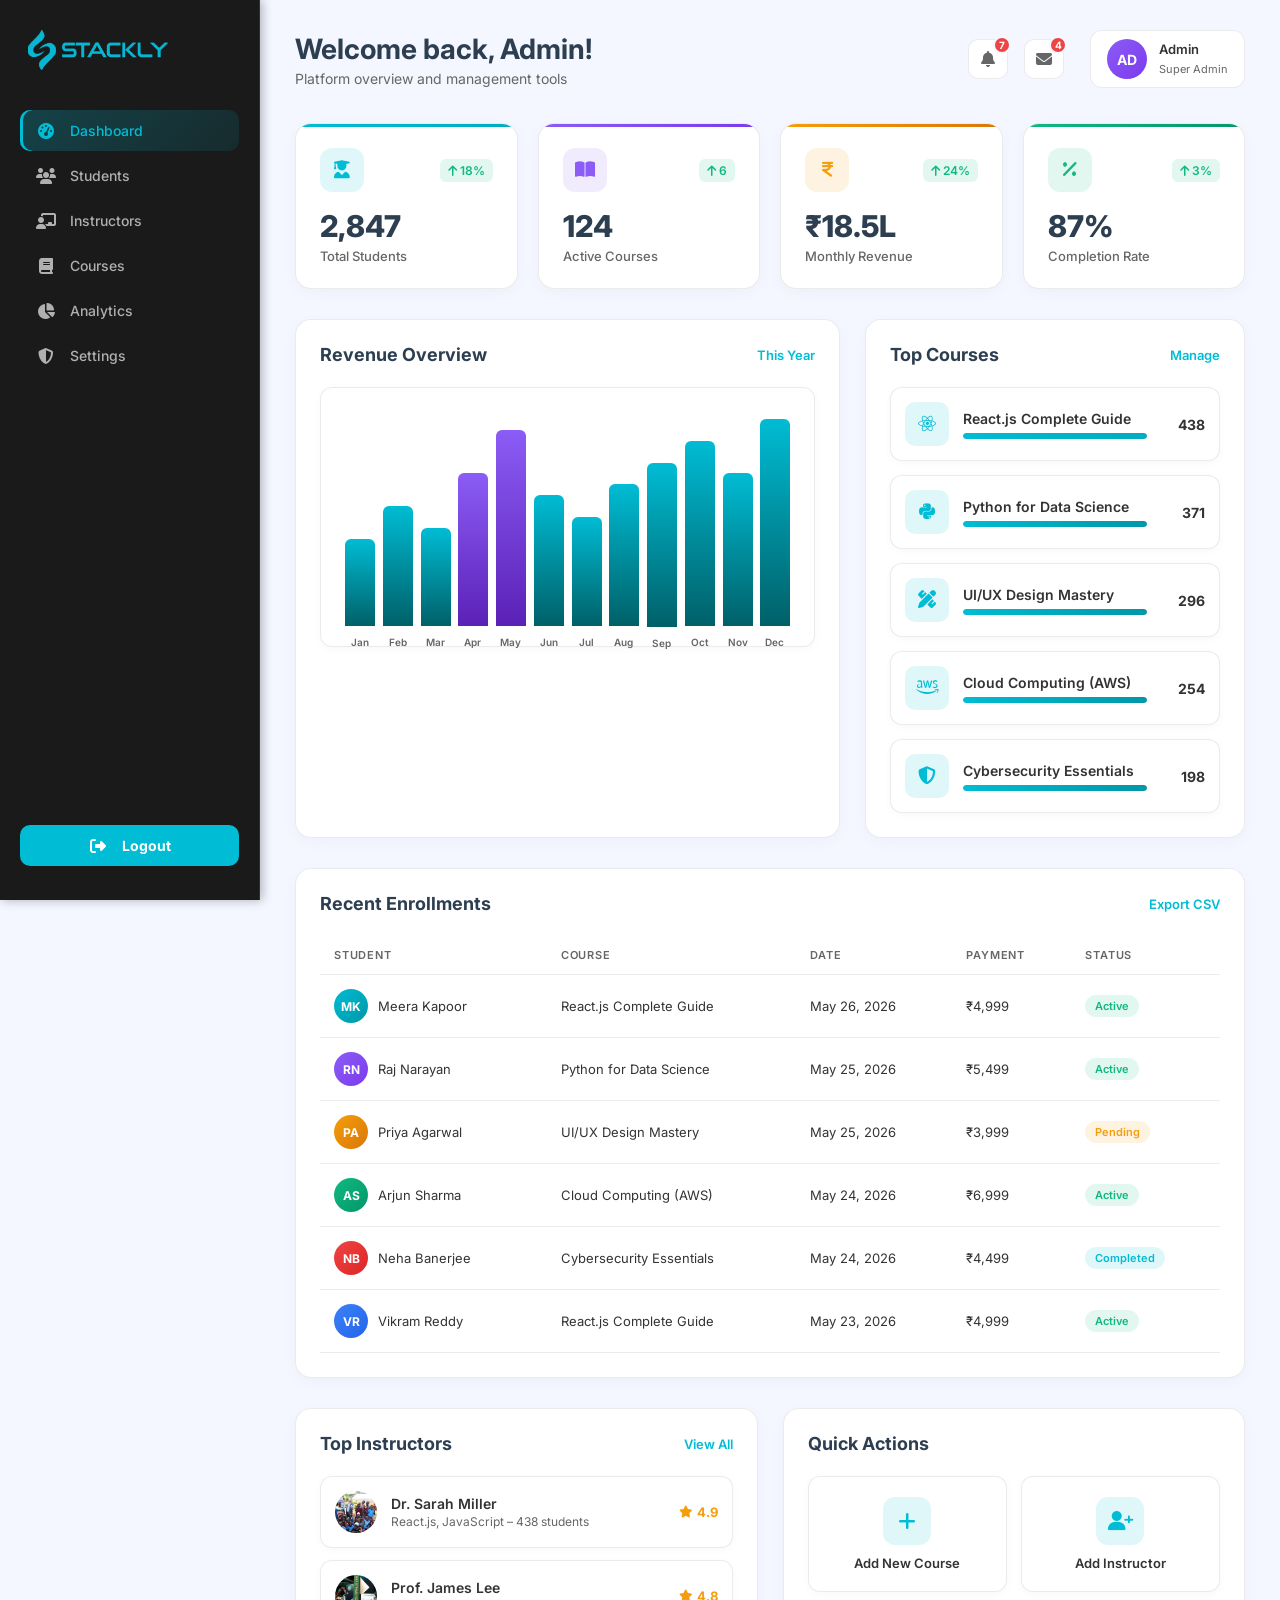
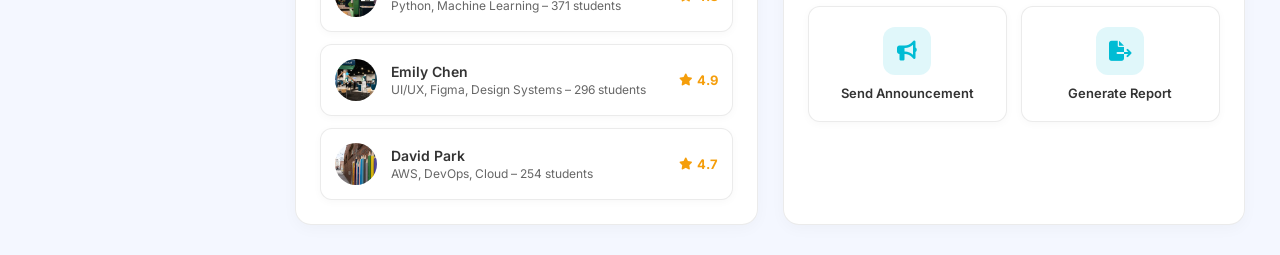
<file: admindashboard.html>
<!DOCTYPE html>
<html lang="en">
<head>
  <meta charset="UTF-8">
  <meta name="viewport" content="width=device-width, initial-scale=1.0">
  <title>Stackly Academy – Admin Dashboard</title>
  <meta name="description" content="Admin control panel for Stackly Academy. Manage students, courses, instructors and platform analytics.">
  <link rel="stylesheet" href="https://cdnjs.cloudflare.com/ajax/libs/font-awesome/6.5.1/css/all.min.css">
  <link rel="stylesheet" href="admindashboard.css">
</head>
<body>

  <!-- Sidebar Overlay (mobile) -->
  <div class="sidebar-overlay" id="sidebarOverlay"></div>

  <!-- Sidebar -->
  <aside class="sidebar" id="sidebar">
    <button class="sidebar-close" id="sidebarClose"><i class="fa-solid fa-xmark"></i></button>
    <div class="sidebar-logo">
      <img src="assets/logo.webp" alt="Stackly Logo">
    </div>

    <ul class="sidebar-nav">
      <li><a href="#" class="active" data-section="dashboard"><i class="fa-solid fa-gauge-high"></i> Dashboard</a></li>
      <li><a href="#" data-section="students"><i class="fa-solid fa-users"></i> Students</a></li>
      <li><a href="#" data-section="instructors"><i class="fa-solid fa-chalkboard-user"></i> Instructors</a></li>
      <li><a href="#" data-section="courses"><i class="fa-solid fa-book"></i> Courses</a></li>
      <li><a href="#" data-section="analytics"><i class="fa-solid fa-chart-pie"></i> Analytics</a></li>
      <li><a href="#" data-section="settings"><i class="fa-solid fa-shield-halved"></i> Settings</a></li>
      <li class="logout-item"><a href="login.html" class="logout-btn"><i class="fa-solid fa-right-from-bracket"></i> Logout</a></li>
    </ul>


  </aside>

  <!-- Main Content -->
  <div class="main-content">

    <div class="mobile-header">
      <img src="assets/logo.webp" alt="Stackly Logo">
      <div class="mobile-menu-btn" id="mobileMenuBtn">
        <i class="fa-solid fa-bars"></i>
      </div>
    </div>

    <!-- Top Bar -->
    <div class="topbar">
      <div class="topbar-left">
        <h1 id="page-title">Admin Dashboard</h1>
        <p id="page-subtitle">Platform overview and management tools</p>
      </div>
      <div class="topbar-right">

        <a href="404.html" class="topbar-icon">
          <i class="fa-solid fa-bell"></i>
          <span class="badge">7</span>
        </a>
        <a href="404.html" class="topbar-icon">
          <i class="fa-solid fa-envelope"></i>
          <span class="badge">4</span>
        </a>
        <div class="topbar-user" id="topbar-user">
          <div class="topbar-user-avatar" id="topbar-avatar">RP</div>
          <div class="topbar-user-info">
            <h4 id="topbar-name">Rachel Patel</h4>
            <span>Super Admin</span>
          </div>
        </div>
      </div>
    </div>

    <!-- ======== DASHBOARD SECTION ======== -->
    <div class="content-section active" id="section-dashboard">

    <!-- Stats -->
    <div class="stats-grid">
      <div class="stat-card">
        <div class="stat-card-header">
          <div class="stat-icon"><i class="fa-solid fa-user-graduate"></i></div>
          <span class="stat-trend up"><i class="fa-solid fa-arrow-up"></i> 18%</span>
        </div>
        <h3>2,847</h3>
        <p>Total Students</p>
      </div>
      <div class="stat-card">
        <div class="stat-card-header">
          <div class="stat-icon"><i class="fa-solid fa-book-open"></i></div>
          <span class="stat-trend up"><i class="fa-solid fa-arrow-up"></i> 6</span>
        </div>
        <h3>124</h3>
        <p>Active Courses</p>
      </div>
      <div class="stat-card">
        <div class="stat-card-header">
          <div class="stat-icon"><i class="fa-solid fa-indian-rupee-sign"></i></div>
          <span class="stat-trend up"><i class="fa-solid fa-arrow-up"></i> 24%</span>
        </div>
        <h3>₹18.5L</h3>
        <p>Monthly Revenue</p>
      </div>
      <div class="stat-card">
        <div class="stat-card-header">
          <div class="stat-icon"><i class="fa-solid fa-percent"></i></div>
          <span class="stat-trend up"><i class="fa-solid fa-arrow-up"></i> 3%</span>
        </div>
        <h3>87%</h3>
        <p>Completion Rate</p>
      </div>
    </div>

    <!-- Mid Grid: Revenue Chart + Course Performance -->
    <div class="dashboard-grid">

      <!-- Revenue Chart -->
      <div class="card">
        <div class="card-header">
          <h3>Revenue Overview</h3>
          <span class="card-link">This Year</span>
        </div>
        <div class="chart-placeholder">
          <div class="chart-bar" style="height:40%; background: linear-gradient(180deg, #00BCD4, #006068);">
            <span class="bar-label">Jan</span>
            <span class="bar-value">₹8.2L</span>
          </div>
          <div class="chart-bar" style="height:55%; background: linear-gradient(180deg, #00BCD4, #006068);">
            <span class="bar-label">Feb</span>
            <span class="bar-value">₹10.5L</span>
          </div>
          <div class="chart-bar" style="height:45%; background: linear-gradient(180deg, #00BCD4, #006068);">
            <span class="bar-label">Mar</span>
            <span class="bar-value">₹9.1L</span>
          </div>
          <div class="chart-bar" style="height:70%; background: linear-gradient(180deg, #8b5cf6, #5b21b6);">
            <span class="bar-label">Apr</span>
            <span class="bar-value">₹14.3L</span>
          </div>
          <div class="chart-bar" style="height:90%; background: linear-gradient(180deg, #8b5cf6, #5b21b6);">
            <span class="bar-label">May</span>
            <span class="bar-value">₹18.5L</span>
          </div>
          <div class="chart-bar" style="height:60%; background: linear-gradient(180deg, #00BCD4, #006068); opacity:0.4;">
            <span class="bar-label">Jun</span>
            <span class="bar-value">Est.</span>
          </div>
          <div class="chart-bar" style="height:50%; background: linear-gradient(180deg, #00BCD4, #006068); opacity:0.4;">
            <span class="bar-label">Jul</span>
            <span class="bar-value">Est.</span>
          </div>
          <div class="chart-bar" style="height:65%; background: linear-gradient(180deg, #00BCD4, #006068); opacity:0.4;">
            <span class="bar-label">Aug</span>
            <span class="bar-value">Est.</span>
          </div>
          <div class="chart-bar" style="height:75%; background: linear-gradient(180deg, #00BCD4, #006068); opacity:0.4;">
            <span class="bar-label">Sep</span>
            <span class="bar-value">Est.</span>
          </div>
          <div class="chart-bar" style="height:85%; background: linear-gradient(180deg, #00BCD4, #006068); opacity:0.4;">
            <span class="bar-label">Oct</span>
            <span class="bar-value">Est.</span>
          </div>
          <div class="chart-bar" style="height:70%; background: linear-gradient(180deg, #00BCD4, #006068); opacity:0.4;">
            <span class="bar-label">Nov</span>
            <span class="bar-value">Est.</span>
          </div>
          <div class="chart-bar" style="height:95%; background: linear-gradient(180deg, #00BCD4, #006068); opacity:0.4;">
            <span class="bar-label">Dec</span>
            <span class="bar-value">Est.</span>
          </div>
        </div>
      </div>

      <!-- Top Courses Performance -->
      <div class="card">
        <div class="card-header">
          <h3>Top Courses</h3>
          <a href="404.html">Manage</a>
        </div>
        <div class="course-perf-list">

          <div class="course-perf-item">
            <div class="course-perf-icon cp-teal"><i class="fa-brands fa-react"></i></div>
            <div class="course-perf-info">
              <h4>React.js Complete Guide</h4>
              <div class="course-perf-bar"><div class="course-perf-fill teal" style="width:92%"></div></div>
            </div>
            <span class="course-perf-stat">438</span>
          </div>

          <div class="course-perf-item">
            <div class="course-perf-icon cp-purple"><i class="fa-brands fa-python"></i></div>
            <div class="course-perf-info">
              <h4>Python for Data Science</h4>
              <div class="course-perf-bar"><div class="course-perf-fill purple" style="width:85%"></div></div>
            </div>
            <span class="course-perf-stat">371</span>
          </div>

          <div class="course-perf-item">
            <div class="course-perf-icon cp-amber"><i class="fa-solid fa-pen-ruler"></i></div>
            <div class="course-perf-info">
              <h4>UI/UX Design Mastery</h4>
              <div class="course-perf-bar"><div class="course-perf-fill amber" style="width:74%"></div></div>
            </div>
            <span class="course-perf-stat">296</span>
          </div>

          <div class="course-perf-item">
            <div class="course-perf-icon cp-green"><i class="fa-brands fa-aws"></i></div>
            <div class="course-perf-info">
              <h4>Cloud Computing (AWS)</h4>
              <div class="course-perf-bar"><div class="course-perf-fill green" style="width:68%"></div></div>
            </div>
            <span class="course-perf-stat">254</span>
          </div>

          <div class="course-perf-item">
            <div class="course-perf-icon cp-red"><i class="fa-solid fa-shield-halved"></i></div>
            <div class="course-perf-info">
              <h4>Cybersecurity Essentials</h4>
              <div class="course-perf-bar"><div class="course-perf-fill red" style="width:56%"></div></div>
            </div>
            <span class="course-perf-stat">198</span>
          </div>

        </div>
      </div>
    </div>

    <!-- Recent Enrollments Table -->
    <div class="card" style="margin-bottom: 30px;">
      <div class="card-header">
        <h3>Recent Enrollments</h3>
        <a href="404.html">Export CSV</a>
      </div>
      <table class="enrollments-table">
        <thead>
          <tr>
            <th>Student</th>
            <th>Course</th>
            <th>Date</th>
            <th>Payment</th>
            <th>Status</th>
          </tr>
        </thead>
        <tbody>
          <tr>
            <td>
              <div class="student-cell">
                <div class="student-avatar av1">MK</div>
                <span>Meera Kapoor</span>
              </div>
            </td>
            <td>React.js Complete Guide</td>
            <td>May 26, 2026</td>
            <td>₹4,999</td>
            <td><span class="status-badge active">Active</span></td>
          </tr>
          <tr>
            <td>
              <div class="student-cell">
                <div class="student-avatar av2">RN</div>
                <span>Raj Narayan</span>
              </div>
            </td>
            <td>Python for Data Science</td>
            <td>May 25, 2026</td>
            <td>₹5,499</td>
            <td><span class="status-badge active">Active</span></td>
          </tr>
          <tr>
            <td>
              <div class="student-cell">
                <div class="student-avatar av3">PA</div>
                <span>Priya Agarwal</span>
              </div>
            </td>
            <td>UI/UX Design Mastery</td>
            <td>May 25, 2026</td>
            <td>₹3,999</td>
            <td><span class="status-badge pending">Pending</span></td>
          </tr>
          <tr>
            <td>
              <div class="student-cell">
                <div class="student-avatar av4">AS</div>
                <span>Arjun Sharma</span>
              </div>
            </td>
            <td>Cloud Computing (AWS)</td>
            <td>May 24, 2026</td>
            <td>₹6,999</td>
            <td><span class="status-badge active">Active</span></td>
          </tr>
          <tr>
            <td>
              <div class="student-cell">
                <div class="student-avatar av5">NB</div>
                <span>Neha Banerjee</span>
              </div>
            </td>
            <td>Cybersecurity Essentials</td>
            <td>May 24, 2026</td>
            <td>₹4,499</td>
            <td><span class="status-badge completed">Completed</span></td>
          </tr>
          <tr>
            <td>
              <div class="student-cell">
                <div class="student-avatar av6">VR</div>
                <span>Vikram Reddy</span>
              </div>
            </td>
            <td>React.js Complete Guide</td>
            <td>May 23, 2026</td>
            <td>₹4,999</td>
            <td><span class="status-badge active">Active</span></td>
          </tr>
        </tbody>
      </table>
    </div>

    <!-- Bottom Grid: Instructors + Quick Actions -->
    <div class="bottom-grid">

      <!-- Top Instructors -->
      <div class="card">
        <div class="card-header">
          <h3>Top Instructors</h3>
          <a href="404.html">View All</a>
        </div>
        <div class="instructor-list">

          <div class="instructor-item">
            <img src="assets/edu_img_9.webp" alt="Dr. Sarah Miller" class="instructor-avatar">
            <div class="instructor-info">
              <h4>Dr. Sarah Miller</h4>
              <p>React.js, JavaScript – 438 students</p>
            </div>
            <div class="instructor-rating">
              <i class="fa-solid fa-star"></i> 4.9
            </div>
          </div>

          <div class="instructor-item">
            <img src="assets/edu_img_10.webp" alt="Prof. James Lee" class="instructor-avatar">
            <div class="instructor-info">
              <h4>Prof. James Lee</h4>
              <p>Python, Machine Learning – 371 students</p>
            </div>
            <div class="instructor-rating">
              <i class="fa-solid fa-star"></i> 4.8
            </div>
          </div>

          <div class="instructor-item">
            <img src="assets/edu_img_11.webp" alt="Emily Chen" class="instructor-avatar">
            <div class="instructor-info">
              <h4>Emily Chen</h4>
              <p>UI/UX, Figma, Design Systems – 296 students</p>
            </div>
            <div class="instructor-rating">
              <i class="fa-solid fa-star"></i> 4.9
            </div>
          </div>

          <div class="instructor-item">
            <img src="assets/edu_img_12.webp" alt="David Park" class="instructor-avatar">
            <div class="instructor-info">
              <h4>David Park</h4>
              <p>AWS, DevOps, Cloud – 254 students</p>
            </div>
            <div class="instructor-rating">
              <i class="fa-solid fa-star"></i> 4.7
            </div>
          </div>

        </div>
      </div>

      <!-- Quick Actions -->
      <div class="card">
        <div class="card-header">
          <h3>Quick Actions</h3>
        </div>
        <div class="quick-actions">
          <a href="404.html" class="quick-action-btn">
            <div class="quick-action-icon qa-teal"><i class="fa-solid fa-plus"></i></div>
            <span>Add New Course</span>
          </a>
          <a href="404.html" class="quick-action-btn">
            <div class="quick-action-icon qa-purple"><i class="fa-solid fa-user-plus"></i></div>
            <span>Add Instructor</span>
          </a>
          <a href="404.html" class="quick-action-btn">
            <div class="quick-action-icon qa-amber"><i class="fa-solid fa-bullhorn"></i></div>
            <span>Send Announcement</span>
          </a>
          <a href="404.html" class="quick-action-btn">
            <div class="quick-action-icon qa-green"><i class="fa-solid fa-file-export"></i></div>
            <span>Generate Report</span>
          </a>
        </div>
      </div>

    </div>

    </div><!-- end section-dashboard -->

    <!-- ======== STUDENTS SECTION ======== -->
    <div class="content-section" id="section-students">
      <div class="card" style="margin-bottom:30px;">
        <div class="card-header"><h3>All Students</h3><span class="card-link">2,847 Total</span></div>
        <table class="enrollments-table">
          <thead><tr><th>Student</th><th>Email</th><th>Enrolled Courses</th><th>Joined</th><th>Status</th></tr></thead>
          <tbody>
            <tr><td><div class="student-cell"><div class="student-avatar av1">MK</div><span>Meera Kapoor</span></div></td><td>meera.k@email.com</td><td>3</td><td>Jan 15, 2026</td><td><span class="status-badge active">Active</span></td></tr>
            <tr><td><div class="student-cell"><div class="student-avatar av2">RN</div><span>Raj Narayan</span></div></td><td>raj.n@email.com</td><td>2</td><td>Feb 08, 2026</td><td><span class="status-badge active">Active</span></td></tr>
            <tr><td><div class="student-cell"><div class="student-avatar av3">PA</div><span>Priya Agarwal</span></div></td><td>priya.a@email.com</td><td>1</td><td>Mar 12, 2026</td><td><span class="status-badge pending">Pending</span></td></tr>
            <tr><td><div class="student-cell"><div class="student-avatar av4">AS</div><span>Arjun Sharma</span></div></td><td>arjun.s@email.com</td><td>4</td><td>Apr 01, 2026</td><td><span class="status-badge active">Active</span></td></tr>
            <tr><td><div class="student-cell"><div class="student-avatar av5">NB</div><span>Neha Banerjee</span></div></td><td>neha.b@email.com</td><td>2</td><td>Apr 20, 2026</td><td><span class="status-badge completed">Completed</span></td></tr>
            <tr><td><div class="student-cell"><div class="student-avatar av6">VR</div><span>Vikram Reddy</span></div></td><td>vikram.r@email.com</td><td>1</td><td>May 10, 2026</td><td><span class="status-badge active">Active</span></td></tr>
          </tbody>
        </table>
      </div>
      <div class="stats-grid">
        <div class="stat-card"><div class="stat-card-header"><div class="stat-icon"><i class="fa-solid fa-user-graduate"></i></div><span class="stat-trend up"><i class="fa-solid fa-arrow-up"></i> 18%</span></div><h3>2,847</h3><p>Total Students</p></div>
        <div class="stat-card"><div class="stat-card-header"><div class="stat-icon"><i class="fa-solid fa-user-check"></i></div><span class="stat-trend up"><i class="fa-solid fa-arrow-up"></i> 12%</span></div><h3>2,340</h3><p>Active Students</p></div>
        <div class="stat-card"><div class="stat-card-header"><div class="stat-icon"><i class="fa-solid fa-user-plus"></i></div><span class="stat-trend up"><i class="fa-solid fa-arrow-up"></i> 24</span></div><h3>156</h3><p>New This Month</p></div>
        <div class="stat-card"><div class="stat-card-header"><div class="stat-icon"><i class="fa-solid fa-user-clock"></i></div></div><h3>351</h3><p>Inactive Students</p></div>
      </div>
    </div>

    <!-- ======== INSTRUCTORS SECTION ======== -->
    <div class="content-section" id="section-instructors">
      <div class="card" style="margin-bottom:30px;">
        <div class="card-header"><h3>All Instructors</h3><span class="card-link">18 Total</span></div>
        <table class="enrollments-table">
          <thead><tr><th>Instructor</th><th>Specialization</th><th>Courses</th><th>Students</th><th>Rating</th></tr></thead>
          <tbody>
            <tr><td><div class="student-cell"><div class="student-avatar av1">SM</div><span>Dr. Sarah Miller</span></div></td><td>React.js, JavaScript</td><td>4</td><td>438</td><td><span style="color:#f59e0b;"><i class="fa-solid fa-star"></i></span> 4.9</td></tr>
            <tr><td><div class="student-cell"><div class="student-avatar av2">JL</div><span>Prof. James Lee</span></div></td><td>Python, Machine Learning</td><td>3</td><td>371</td><td><span style="color:#f59e0b;"><i class="fa-solid fa-star"></i></span> 4.8</td></tr>
            <tr><td><div class="student-cell"><div class="student-avatar av3">EC</div><span>Emily Chen</span></div></td><td>UI/UX, Figma</td><td>2</td><td>296</td><td><span style="color:#f59e0b;"><i class="fa-solid fa-star"></i></span> 4.9</td></tr>
            <tr><td><div class="student-cell"><div class="student-avatar av4">DP</div><span>David Park</span></div></td><td>AWS, DevOps, Cloud</td><td>3</td><td>254</td><td><span style="color:#f59e0b;"><i class="fa-solid fa-star"></i></span> 4.7</td></tr>
            <tr><td><div class="student-cell"><div class="student-avatar av5">KR</div><span>Dr. Kavitha Rajan</span></div></td><td>Cybersecurity, Networking</td><td>2</td><td>198</td><td><span style="color:#f59e0b;"><i class="fa-solid fa-star"></i></span> 4.6</td></tr>
          </tbody>
        </table>
      </div>
      <div class="stats-grid">
        <div class="stat-card"><div class="stat-card-header"><div class="stat-icon"><i class="fa-solid fa-chalkboard-user"></i></div></div><h3>18</h3><p>Total Instructors</p></div>
        <div class="stat-card"><div class="stat-card-header"><div class="stat-icon"><i class="fa-solid fa-star"></i></div></div><h3>4.8</h3><p>Avg. Rating</p></div>
        <div class="stat-card"><div class="stat-card-header"><div class="stat-icon"><i class="fa-solid fa-book-open"></i></div></div><h3>3.2</h3><p>Avg. Courses Each</p></div>
        <div class="stat-card"><div class="stat-card-header"><div class="stat-icon"><i class="fa-solid fa-users"></i></div></div><h3>158</h3><p>Avg. Students Each</p></div>
      </div>
    </div>

    <!-- ======== COURSES SECTION ======== -->
    <div class="content-section" id="section-courses">
      <div class="card" style="margin-bottom:30px;">
        <div class="card-header"><h3>All Courses</h3><span class="card-link">124 Active</span></div>
        <table class="enrollments-table">
          <thead><tr><th>Course Name</th><th>Instructor</th><th>Category</th><th>Enrolled</th><th>Status</th></tr></thead>
          <tbody>
            <tr><td>React.js Complete Guide 2026</td><td>Dr. Sarah Miller</td><td>Web Development</td><td>438</td><td><span class="status-badge active">Active</span></td></tr>
            <tr><td>Python for Data Science & ML</td><td>Prof. James Lee</td><td>Data Science</td><td>371</td><td><span class="status-badge active">Active</span></td></tr>
            <tr><td>UI/UX Design Mastery</td><td>Emily Chen</td><td>Design</td><td>296</td><td><span class="status-badge active">Active</span></td></tr>
            <tr><td>Cloud Computing with AWS</td><td>David Park</td><td>Cloud & DevOps</td><td>254</td><td><span class="status-badge active">Active</span></td></tr>
            <tr><td>Cybersecurity Essentials</td><td>Dr. Kavitha Rajan</td><td>Security</td><td>198</td><td><span class="status-badge active">Active</span></td></tr>
            <tr><td>Full-Stack Node.js Bootcamp</td><td>Dr. Sarah Miller</td><td>Web Development</td><td>182</td><td><span class="status-badge pending">Draft</span></td></tr>
          </tbody>
        </table>
      </div>
      <div class="stats-grid">
        <div class="stat-card"><div class="stat-card-header"><div class="stat-icon"><i class="fa-solid fa-book"></i></div></div><h3>124</h3><p>Active Courses</p></div>
        <div class="stat-card"><div class="stat-card-header"><div class="stat-icon"><i class="fa-solid fa-file-pen"></i></div></div><h3>12</h3><p>Draft Courses</p></div>
        <div class="stat-card"><div class="stat-card-header"><div class="stat-icon"><i class="fa-solid fa-graduation-cap"></i></div></div><h3>87%</h3><p>Completion Rate</p></div>
        <div class="stat-card"><div class="stat-card-header"><div class="stat-icon"><i class="fa-solid fa-ranking-star"></i></div></div><h3>4.7</h3><p>Avg. Course Rating</p></div>
      </div>
    </div>

    <!-- ======== ANALYTICS SECTION ======== -->
    <div class="content-section" id="section-analytics">
      <div class="stats-grid">
        <div class="stat-card"><div class="stat-card-header"><div class="stat-icon"><i class="fa-solid fa-eye"></i></div><span class="stat-trend up"><i class="fa-solid fa-arrow-up"></i> 32%</span></div><h3>45,280</h3><p>Page Views (This Month)</p></div>
        <div class="stat-card"><div class="stat-card-header"><div class="stat-icon"><i class="fa-solid fa-clock"></i></div><span class="stat-trend up"><i class="fa-solid fa-arrow-up"></i> 15%</span></div><h3>28 min</h3><p>Avg. Session Duration</p></div>
        <div class="stat-card"><div class="stat-card-header"><div class="stat-icon"><i class="fa-solid fa-user-plus"></i></div><span class="stat-trend up"><i class="fa-solid fa-arrow-up"></i> 22%</span></div><h3>156</h3><p>New Signups (May)</p></div>
        <div class="stat-card"><div class="stat-card-header"><div class="stat-icon"><i class="fa-solid fa-arrow-right-arrow-left"></i></div></div><h3>4.2%</h3><p>Bounce Rate</p></div>
      </div>
      <div class="dashboard-grid">
        <div class="card">
          <div class="card-header"><h3>Enrollment Trends</h3><span class="card-link">Last 6 Months</span></div>
          <div class="chart-placeholder">
            <div class="chart-bar" style="height:35%; background: linear-gradient(180deg, #00BCD4, #006068);"><span class="bar-label">Dec</span><span class="bar-value">102</span></div>
            <div class="chart-bar" style="height:50%; background: linear-gradient(180deg, #00BCD4, #006068);"><span class="bar-label">Jan</span><span class="bar-value">138</span></div>
            <div class="chart-bar" style="height:42%; background: linear-gradient(180deg, #00BCD4, #006068);"><span class="bar-label">Feb</span><span class="bar-value">118</span></div>
            <div class="chart-bar" style="height:60%; background: linear-gradient(180deg, #8b5cf6, #5b21b6);"><span class="bar-label">Mar</span><span class="bar-value">164</span></div>
            <div class="chart-bar" style="height:55%; background: linear-gradient(180deg, #8b5cf6, #5b21b6);"><span class="bar-label">Apr</span><span class="bar-value">148</span></div>
            <div class="chart-bar" style="height:75%; background: linear-gradient(180deg, #00BCD4, #006068);"><span class="bar-label">May</span><span class="bar-value">156</span></div>
          </div>
        </div>
        <div class="card">
          <div class="card-header"><h3>Popular Categories</h3></div>
          <div class="course-perf-list">
            <div class="course-perf-item"><div class="course-perf-icon cp-teal"><i class="fa-solid fa-code"></i></div><div class="course-perf-info"><h4>Web Development</h4><div class="course-perf-bar"><div class="course-perf-fill teal" style="width:88%"></div></div></div><span class="course-perf-stat">620</span></div>
            <div class="course-perf-item"><div class="course-perf-icon cp-purple"><i class="fa-solid fa-database"></i></div><div class="course-perf-info"><h4>Data Science</h4><div class="course-perf-bar"><div class="course-perf-fill purple" style="width:72%"></div></div></div><span class="course-perf-stat">505</span></div>
            <div class="course-perf-item"><div class="course-perf-icon cp-amber"><i class="fa-solid fa-palette"></i></div><div class="course-perf-info"><h4>Design</h4><div class="course-perf-bar"><div class="course-perf-fill amber" style="width:58%"></div></div></div><span class="course-perf-stat">410</span></div>
            <div class="course-perf-item"><div class="course-perf-icon cp-green"><i class="fa-solid fa-cloud"></i></div><div class="course-perf-info"><h4>Cloud & DevOps</h4><div class="course-perf-bar"><div class="course-perf-fill green" style="width:50%"></div></div></div><span class="course-perf-stat">350</span></div>
            <div class="course-perf-item"><div class="course-perf-icon cp-red"><i class="fa-solid fa-lock"></i></div><div class="course-perf-info"><h4>Cybersecurity</h4><div class="course-perf-bar"><div class="course-perf-fill red" style="width:38%"></div></div></div><span class="course-perf-stat">265</span></div>
          </div>
        </div>
      </div>
    </div>

    <!-- ======== SETTINGS SECTION ======== -->
    <div class="content-section" id="section-settings">
      <div class="dashboard-grid">
        <div class="card">
          <div class="card-header"><h3>Platform Settings</h3></div>
          <div class="settings-list">
            <div class="settings-item"><div class="settings-icon"><i class="fa-solid fa-globe"></i></div><div class="settings-info"><h4>Site Name</h4><p>Stackly Academy</p></div></div>
            <div class="settings-item"><div class="settings-icon"><i class="fa-solid fa-envelope"></i></div><div class="settings-info"><h4>Support Email</h4><p>support@stacklyacademy.com</p></div></div>
            <div class="settings-item"><div class="settings-icon"><i class="fa-solid fa-language"></i></div><div class="settings-info"><h4>Default Language</h4><p>English</p></div></div>
            <div class="settings-item"><div class="settings-icon"><i class="fa-solid fa-indian-rupee-sign"></i></div><div class="settings-info"><h4>Currency</h4><p>INR (₹)</p></div></div>
            <div class="settings-item"><div class="settings-icon"><i class="fa-solid fa-clock"></i></div><div class="settings-info"><h4>Timezone</h4><p>Asia/Kolkata (IST)</p></div></div>
          </div>
        </div>
        <div class="card">
          <div class="card-header"><h3>Security & Access</h3></div>
          <div class="settings-list">
            <div class="settings-item"><div class="settings-icon"><i class="fa-solid fa-shield-halved"></i></div><div class="settings-info"><h4>Two-Factor Authentication</h4><p>Enabled for all admin accounts</p></div></div>
            <div class="settings-item"><div class="settings-icon"><i class="fa-solid fa-user-shield"></i></div><div class="settings-info"><h4>Admin Accounts</h4><p>3 active administrators</p></div></div>
            <div class="settings-item"><div class="settings-icon"><i class="fa-solid fa-key"></i></div><div class="settings-info"><h4>Password Policy</h4><p>Minimum 8 characters, mixed case + symbol</p></div></div>
            <div class="settings-item"><div class="settings-icon"><i class="fa-solid fa-database"></i></div><div class="settings-info"><h4>Data Backup</h4><p>Last backup: May 27, 2026 – 02:00 AM</p></div></div>
            <div class="settings-item"><div class="settings-icon"><i class="fa-solid fa-file-contract"></i></div><div class="settings-info"><h4>Terms & Privacy</h4><p>Last updated: May 01, 2026</p></div></div>
          </div>
        </div>
      </div>
    </div>

  </div>

  <script>
    // Mobile sidebar toggle
    const sidebar = document.getElementById('sidebar');
    const overlay = document.getElementById('sidebarOverlay');
    const menuBtn = document.getElementById('mobileMenuBtn');

    if (menuBtn) {
      menuBtn.addEventListener('click', () => {
        sidebar.classList.toggle('open');
        overlay.classList.toggle('active');
      });
    }
    
    const sidebarClose = document.getElementById('sidebarClose');
    if (sidebarClose) {
      sidebarClose.addEventListener('click', () => {
        sidebar.classList.remove('open');
        overlay.classList.remove('active');
      });
    }
    if (overlay) {
      overlay.addEventListener('click', () => {
        sidebar.classList.remove('open');
        overlay.classList.remove('active');
      });
    }

    // Section switching
    const storedName = localStorage.getItem('username') || 'Admin';
    const initials = storedName.substring(0, 2).toUpperCase();
    
    document.getElementById('topbar-name').textContent = storedName;
    document.getElementById('topbar-avatar').textContent = initials;
    
    // Update default welcome text
    document.getElementById('page-title').textContent = `Welcome back, ${storedName}!`;

    const titles = {
      dashboard: [`Welcome back, ${storedName}!`, 'Platform overview and management tools'],
      students: ['Students', 'Manage and monitor all enrolled students'],
      instructors: ['Instructors', 'View and manage instructor profiles'],
      courses: ['Courses', 'Browse and manage all platform courses'],
      analytics: ['Analytics', 'Platform performance and engagement metrics'],
      settings: ['Settings', 'Configure platform preferences and security']
    };
    document.querySelectorAll('.sidebar-nav a[data-section]').forEach(link => {
      link.addEventListener('click', e => {
        e.preventDefault();
        const section = link.dataset.section;
        document.querySelectorAll('.sidebar-nav a').forEach(a => a.classList.remove('active'));
        link.classList.add('active');
        document.querySelectorAll('.content-section').forEach(s => s.classList.remove('active'));
        document.getElementById('section-' + section).classList.add('active');
        document.getElementById('page-title').textContent = titles[section][0];
        document.getElementById('page-subtitle').textContent = titles[section][1];
        // close mobile sidebar
        sidebar.classList.remove('open');
        overlay.classList.remove('active');
      });
    });
  </script>

</body>
</html>
</file>
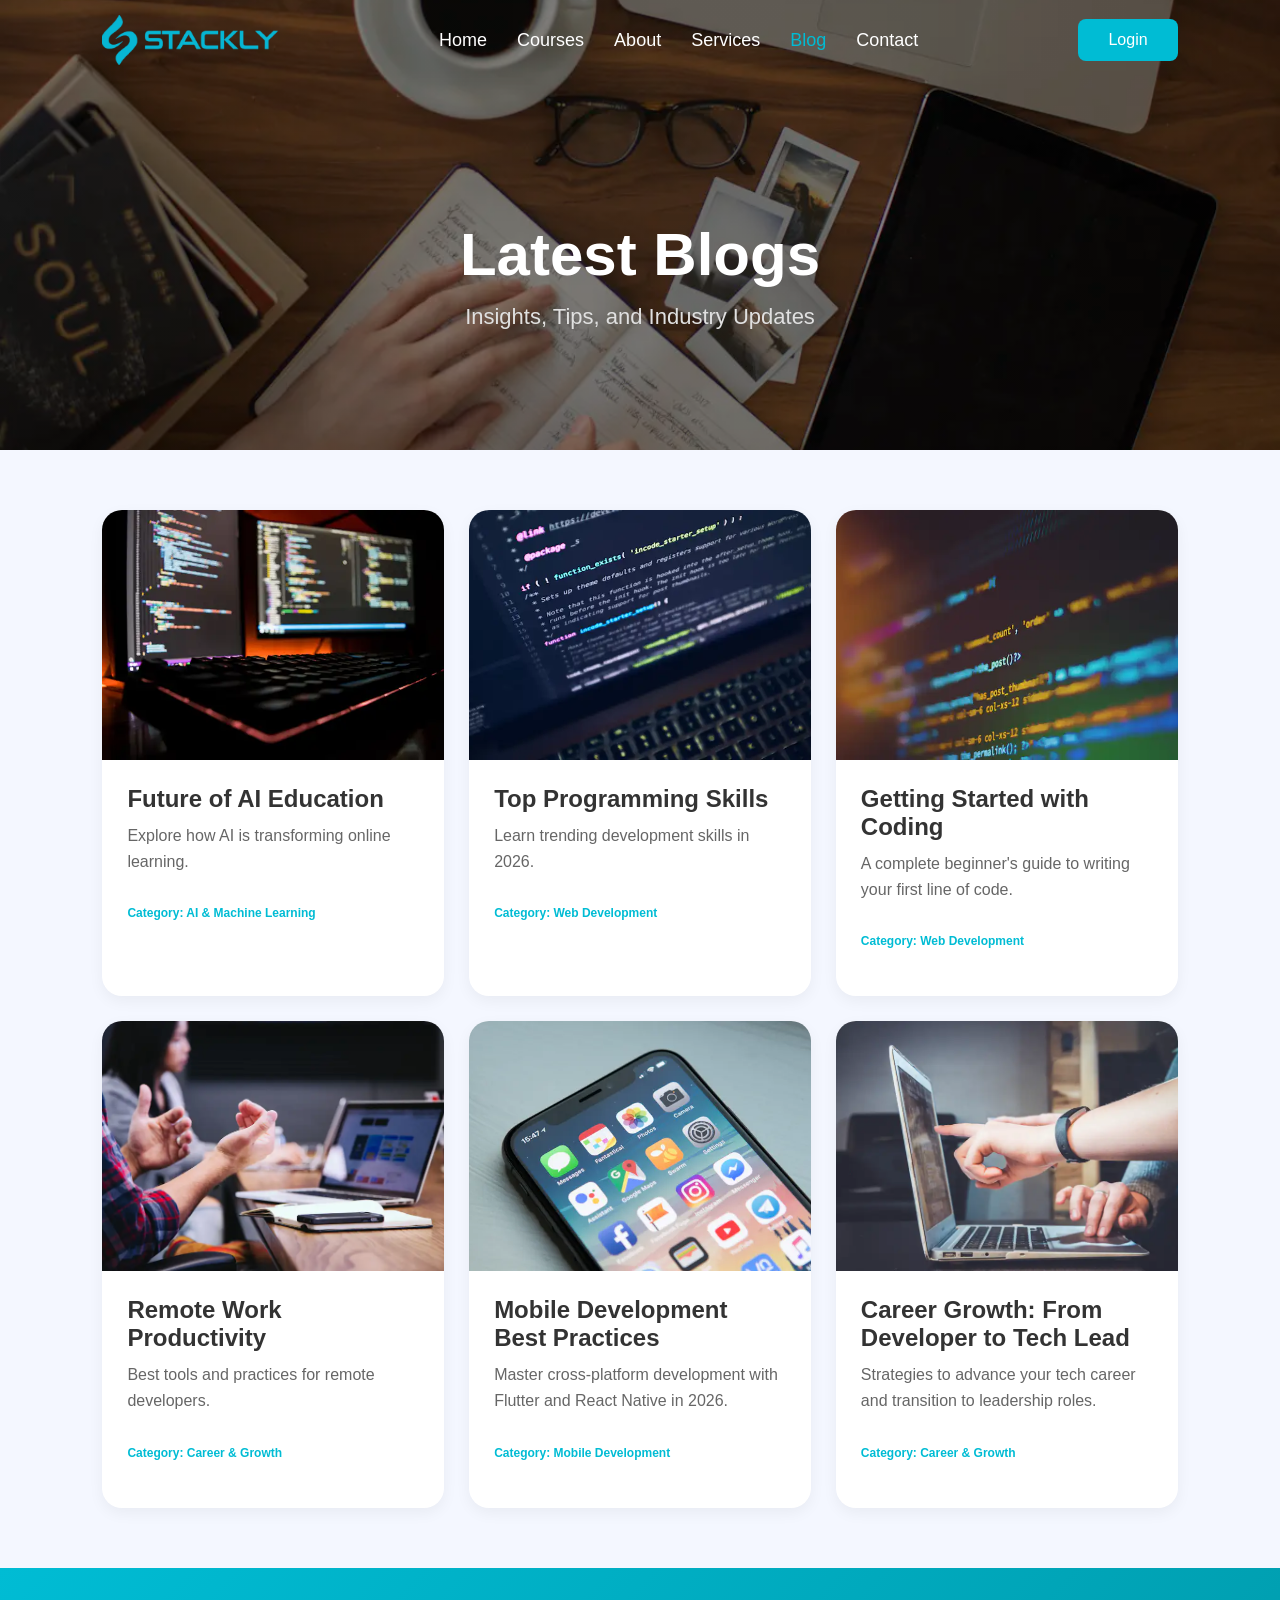
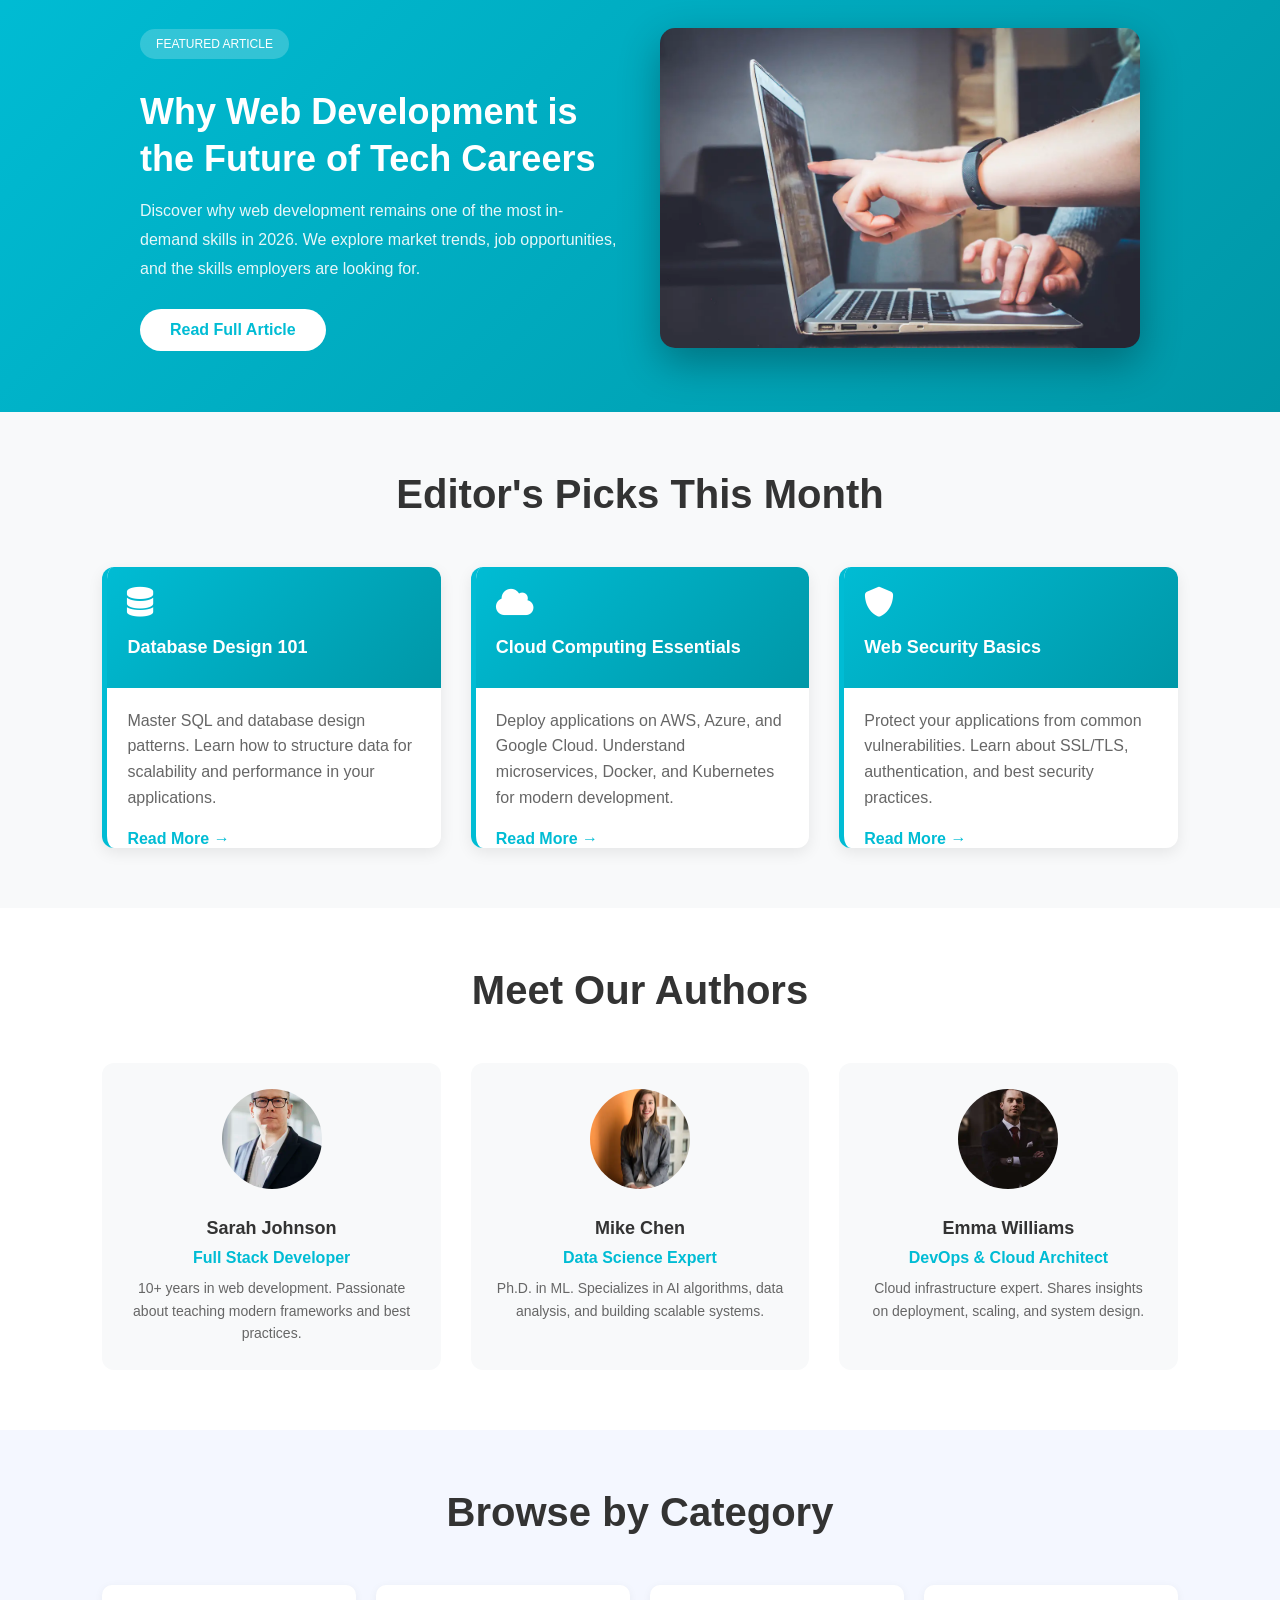
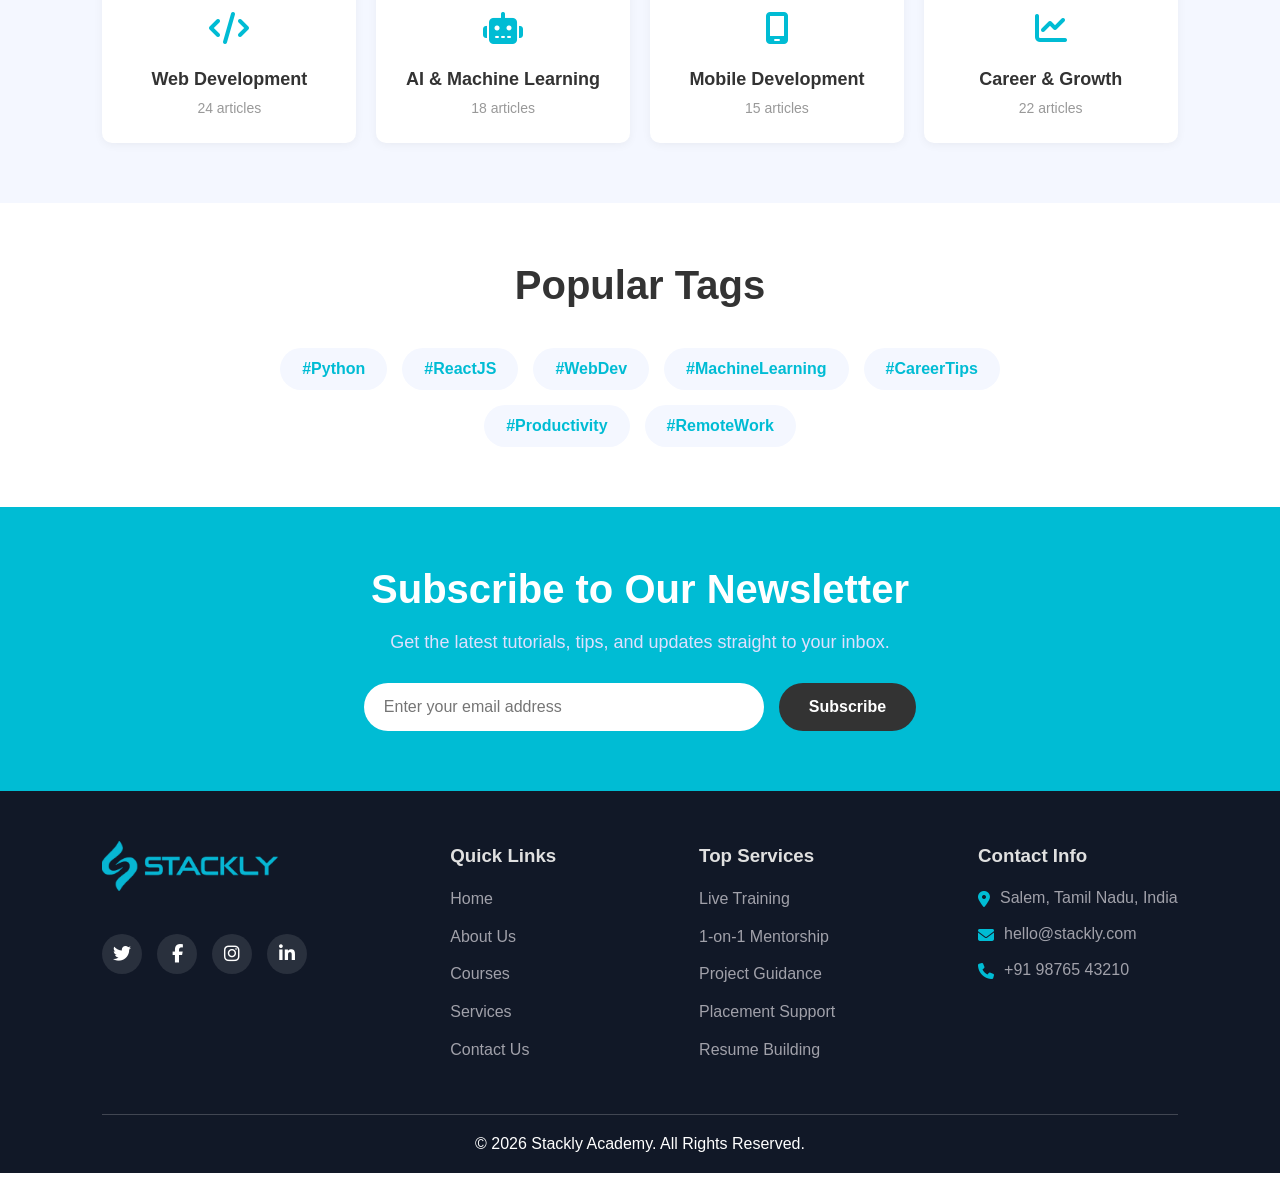
<file: blog.html>
<!DOCTYPE html>
<html lang="en">
<head>
  <meta charset="UTF-8">
  <meta name="viewport" content="width=device-width, initial-scale=1.0">
  <title>Blog</title>

  <link href="https://unpkg.com/aos@2.3.1/dist/aos.css" rel="stylesheet">
  <link rel="stylesheet" href="https://cdnjs.cloudflare.com/ajax/libs/font-awesome/6.5.1/css/all.min.css"/>
  <link rel="stylesheet" href="navbar.css">
  <link rel="stylesheet" href="footer.css">
  <link rel="stylesheet" href="blog.css">
</head>
<body>

<div id="navbar"></div>

<section class="cover-hero" style="background: linear-gradient(rgba(0,0,0,0.5), rgba(0,0,0,0.5)), url('assets/hero-3.webp'); background-size: cover; background-position: center;">
  <div class="cover-content">
    <h1>Latest Blogs</h1>
    <p>Insights, Tips, and Industry Updates</p>
  </div>
</section>

<section class="blog">

  <div class="blog-container">

    <div class="blog-card" data-aos="fade-up" data-aos-delay="100" data-category="ai-ml">
      <div class="blog-img-wrap"><img src="assets/blog-1.webp" alt="Blog 1"></div>
      <div class="blog-content">
        <h3>Future of AI Education</h3>
        <p>Explore how AI is transforming online learning.</p>
        <p style="font-size: 12px; color: #00BCD4; margin-top: 10px; font-weight: bold;">Category: AI & Machine Learning</p>
      </div>
    </div>

    <div class="blog-card" data-aos="fade-up" data-aos-delay="200" data-category="webdev">
      <div class="blog-img-wrap"><img src="assets/blog-4.webp" alt="Blog 2"></div>
      <div class="blog-content">
        <h3>Top Programming Skills</h3>
        <p>Learn trending development skills in 2026.</p>
        <p style="font-size: 12px; color: #00BCD4; margin-top: 10px; font-weight: bold;">Category: Web Development</p>
      </div>
    </div>

    <div class="blog-card" data-aos="fade-up" data-aos-delay="300" data-category="webdev">
      <div class="blog-img-wrap"><img src="assets/blog-5.webp" alt="Blog 3"></div>
      <div class="blog-content">
        <h3>Getting Started with Coding</h3>
        <p>A complete beginner's guide to writing your first line of code.</p>
        <p style="font-size: 12px; color: #00BCD4; margin-top: 10px; font-weight: bold;">Category: Web Development</p>
      </div>
    </div>

    <div class="blog-card" data-aos="fade-up" data-aos-delay="400" data-category="career">
      <div class="blog-img-wrap"><img src="assets/working-laptop.webp" alt="Blog 4"></div>
      <div class="blog-content">
        <h3>Remote Work Productivity</h3>
        <p>Best tools and practices for remote developers.</p>
        <p style="font-size: 12px; color: #00BCD4; margin-top: 10px; font-weight: bold;">Category: Career & Growth</p>
      </div>
    </div>

    <div class="blog-card" data-aos="fade-up" data-aos-delay="500" data-category="mobile">
      <div class="blog-img-wrap"><img src="assets/course-8.webp" alt="Blog 5"></div>
      <div class="blog-content">
        <h3>Mobile Development Best Practices</h3>
        <p>Master cross-platform development with Flutter and React Native in 2026.</p>
        <p style="font-size: 12px; color: #00BCD4; margin-top: 10px; font-weight: bold;">Category: Mobile Development</p>
      </div>
    </div>

    <div class="blog-card" data-aos="fade-up" data-aos-delay="600" data-category="career">
      <div class="blog-img-wrap"><img src="assets/about-learning.webp" alt="Blog 6"></div>
      <div class="blog-content">
        <h3>Career Growth: From Developer to Tech Lead</h3>
        <p>Strategies to advance your tech career and transition to leadership roles.</p>
        <p style="font-size: 12px; color: #00BCD4; margin-top: 10px; font-weight: bold;">Category: Career & Growth</p>
      </div>
    </div>

  </div>
</section>

<!-- Featured Article Section -->
<section class="featured-article" style="padding: 60px 8%; background: linear-gradient(135deg, #00BCD4 0%, #0097A7 100%); color: white;">
  <div style="max-width: 1000px; margin: 0 auto; display: grid; grid-template-columns: 1fr 1fr; gap: 40px; align-items: center;">
    <div data-aos="fade-right">
      <span style="background: rgba(255,255,255,0.2); padding: 8px 16px; border-radius: 20px; font-size: 12px; display: inline-block; margin-bottom: 15px;">FEATURED ARTICLE</span>
      <h2 style="font-size: 36px; margin: 15px 0; line-height: 1.3;">Why Web Development is the Future of Tech Careers</h2>
      <p style="font-size: 16px; line-height: 1.8; opacity: 0.9; margin-bottom: 25px;">Discover why web development remains one of the most in-demand skills in 2026. We explore market trends, job opportunities, and the skills employers are looking for.</p>
      <a href="404.html" style="display: inline-block; background: white; color: #00BCD4; padding: 12px 30px; border-radius: 30px; text-decoration: none; font-weight: bold; transition: 0.3s;">Read Full Article</a>
    </div>
    <div data-aos="fade-left">
      <img src="assets/hero-2.webp" style="width: 100%; border-radius: 15px; box-shadow: 0 15px 40px rgba(0,0,0,0.3);" alt="Featured">
    </div>
  </div>
</section>

<!-- Editor's Picks -->
<section class="editors-picks" style="padding: 60px 8%; background: #f8f9fa;">
  <h2 data-aos="fade-up" style="text-align: center; font-size: 40px; margin-bottom: 50px; color: #333;">Editor's Picks This Month</h2>
  <div style="display: grid; grid-template-columns: repeat(auto-fit, minmax(300px, 1fr)); gap: 30px; max-width: 1200px; margin: 0 auto;">
    <div class="editors-card" data-aos="zoom-in" data-aos-delay="100" style="background: white; border-radius: 12px; overflow: hidden; box-shadow: 0 5px 15px rgba(0,0,0,0.08); border-left: 5px solid #00BCD4; transition: 0.3s;">
      <div style="background: linear-gradient(135deg, #00BCD4 0%, #0097A7 100%); padding: 20px; color: white;">
        <i class="fa-solid fa-database" style="font-size: 30px; margin-bottom: 10px;"></i>
        <h3 style="font-size: 18px; margin: 10px 0;">Database Design 101</h3>
      </div>
      <p style="padding: 20px; color: #666; line-height: 1.6;">Master SQL and database design patterns. Learn how to structure data for scalability and performance in your applications.</p>
      <a href="404.html" style="padding: 0 20px 20px; color: #00BCD4; text-decoration: none; font-weight: bold;">Read More →</a>
    </div>
    <div class="editors-card" data-aos="zoom-in" data-aos-delay="200" style="background: white; border-radius: 12px; overflow: hidden; box-shadow: 0 5px 15px rgba(0,0,0,0.08); border-left: 5px solid #00BCD4; transition: 0.3s;">
      <div style="background: linear-gradient(135deg, #00BCD4 0%, #0097A7 100%); padding: 20px; color: white;">
        <i class="fa-solid fa-cloud" style="font-size: 30px; margin-bottom: 10px;"></i>
        <h3 style="font-size: 18px; margin: 10px 0;">Cloud Computing Essentials</h3>
      </div>
      <p style="padding: 20px; color: #666; line-height: 1.6;">Deploy applications on AWS, Azure, and Google Cloud. Understand microservices, Docker, and Kubernetes for modern development.</p>
      <a href="404.html" style="padding: 0 20px 20px; color: #00BCD4; text-decoration: none; font-weight: bold;">Read More →</a>
    </div>
    <div class="editors-card" data-aos="zoom-in" data-aos-delay="300" style="background: white; border-radius: 12px; overflow: hidden; box-shadow: 0 5px 15px rgba(0,0,0,0.08); border-left: 5px solid #00BCD4; transition: 0.3s;">
      <div style="background: linear-gradient(135deg, #00BCD4 0%, #0097A7 100%); padding: 20px; color: white;">
        <i class="fa-solid fa-shield" style="font-size: 30px; margin-bottom: 10px;"></i>
        <h3 style="font-size: 18px; margin: 10px 0;">Web Security Basics</h3>
      </div>
      <p style="padding: 20px; color: #666; line-height: 1.6;">Protect your applications from common vulnerabilities. Learn about SSL/TLS, authentication, and best security practices.</p>
      <a href="404.html" style="padding: 0 20px 20px; color: #00BCD4; text-decoration: none; font-weight: bold;">Read More →</a>
    </div>
  </div>
</section>

<!-- Author Spotlight -->
<section class="author-spotlight" style="padding: 60px 8%; background: white;">
  <h2 data-aos="fade-up" style="text-align: center; font-size: 40px; margin-bottom: 50px; color: #333;">Meet Our Authors</h2>
  <div style="display: grid; grid-template-columns: repeat(auto-fit, minmax(250px, 1fr)); gap: 30px; max-width: 1200px; margin: 0 auto;">
    <div class="author-card" data-aos="fade-up" data-aos-delay="100" style="text-align: center; background: #f8f9fa; padding: 30px; border-radius: 12px; transition: 0.3s;">
      <img src="assets/instructor-1.webp" style="width: 100px; height: 100px; border-radius: 50%; object-fit: cover; margin-bottom: 15px;" alt="Author">
      <h3 style="font-size: 18px; margin: 10px 0; color: #333;">Sarah Johnson</h3>
      <p style="color: #00BCD4; font-weight: bold; margin-bottom: 10px;">Full Stack Developer</p>
      <p style="color: #666; font-size: 14px; line-height: 1.6;">10+ years in web development. Passionate about teaching modern frameworks and best practices.</p>
    </div>
    <div class="author-card" data-aos="fade-up" data-aos-delay="200" style="text-align: center; background: #f8f9fa; padding: 30px; border-radius: 12px; transition: 0.3s;">
      <img src="assets/instructor-2.webp" style="width: 100px; height: 100px; border-radius: 50%; object-fit: cover; margin-bottom: 15px;" alt="Author">
      <h3 style="font-size: 18px; margin: 10px 0; color: #333;">Mike Chen</h3>
      <p style="color: #00BCD4; font-weight: bold; margin-bottom: 10px;">Data Science Expert</p>
      <p style="color: #666; font-size: 14px; line-height: 1.6;">Ph.D. in ML. Specializes in AI algorithms, data analysis, and building scalable systems.</p>
    </div>
    <div class="author-card" data-aos="fade-up" data-aos-delay="300" style="text-align: center; background: #f8f9fa; padding: 30px; border-radius: 12px; transition: 0.3s;">
      <img src="assets/instructor-3.webp" style="width: 100px; height: 100px; border-radius: 50%; object-fit: cover; margin-bottom: 15px;" alt="Author">
      <h3 style="font-size: 18px; margin: 10px 0; color: #333;">Emma Williams</h3>
      <p style="color: #00BCD4; font-weight: bold; margin-bottom: 10px;">DevOps & Cloud Architect</p>
      <p style="color: #666; font-size: 14px; line-height: 1.6;">Cloud infrastructure expert. Shares insights on deployment, scaling, and system design.</p>
    </div>
  </div>
</section>

<!-- Reading Time & Categories Filter -->
<section class="categories-filter" style="padding: 60px 8%; background: #f4f7ff;">
  <div style="max-width: 1200px; margin: 0 auto;">
    <h2 data-aos="fade-up" style="text-align: center; font-size: 40px; margin-bottom: 50px; color: #333;">Browse by Category</h2>
    <div style="display: grid; grid-template-columns: repeat(auto-fit, minmax(200px, 1fr)); gap: 20px;">
      <div class="category-box" data-aos="zoom-in" data-aos-delay="100" style="background: white; padding: 25px; border-radius: 10px; text-align: center; cursor: pointer; border: 2px solid transparent; transition: 0.3s; box-shadow: 0 2px 10px rgba(0,0,0,0.05);">
        <i class="fa-solid fa-code" style="font-size: 32px; color: #00BCD4; margin-bottom: 15px;"></i>
        <h3 style="font-size: 18px; color: #333; margin: 10px 0;">Web Development</h3>
        <p style="color: #999; font-size: 14px;">24 articles</p>
      </div>
      <div class="category-box" data-aos="zoom-in" data-aos-delay="150" style="background: white; padding: 25px; border-radius: 10px; text-align: center; cursor: pointer; border: 2px solid transparent; transition: 0.3s; box-shadow: 0 2px 10px rgba(0,0,0,0.05);">
        <i class="fa-solid fa-robot" style="font-size: 32px; color: #00BCD4; margin-bottom: 15px;"></i>
        <h3 style="font-size: 18px; color: #333; margin: 10px 0;">AI & Machine Learning</h3>
        <p style="color: #999; font-size: 14px;">18 articles</p>
      </div>
      <div class="category-box" data-aos="zoom-in" data-aos-delay="200" style="background: white; padding: 25px; border-radius: 10px; text-align: center; cursor: pointer; border: 2px solid transparent; transition: 0.3s; box-shadow: 0 2px 10px rgba(0,0,0,0.05);">
        <i class="fa-solid fa-mobile-screen" style="font-size: 32px; color: #00BCD4; margin-bottom: 15px;"></i>
        <h3 style="font-size: 18px; color: #333; margin: 10px 0;">Mobile Development</h3>
        <p style="color: #999; font-size: 14px;">15 articles</p>
      </div>
      <div class="category-box" data-aos="zoom-in" data-aos-delay="250" style="background: white; padding: 25px; border-radius: 10px; text-align: center; cursor: pointer; border: 2px solid transparent; transition: 0.3s; box-shadow: 0 2px 10px rgba(0,0,0,0.05);">
        <i class="fa-solid fa-chart-line" style="font-size: 32px; color: #00BCD4; margin-bottom: 15px;"></i>
        <h3 style="font-size: 18px; color: #333; margin: 10px 0;">Career & Growth</h3>
        <p style="color: #999; font-size: 14px;">22 articles</p>
      </div>
    </div>
  </div>
</section>

<section class="popular-tags">
  <h2 data-aos="fade-up">Popular Tags</h2>
  <div class="tags-container" data-aos="zoom-in" data-aos-delay="200">
    <a href="404.html" class="tag-item">#Python</a>
    <a href="404.html" class="tag-item">#ReactJS</a>
    <a href="404.html" class="tag-item">#WebDev</a>
    <a href="404.html" class="tag-item">#MachineLearning</a>
    <a href="404.html" class="tag-item">#CareerTips</a>
    <a href="404.html" class="tag-item">#Productivity</a>
    <a href="404.html" class="tag-item">#RemoteWork</a>
  </div>
</section>

<section class="newsletter">
  <div class="newsletter-content" data-aos="zoom-in">
    <h2>Subscribe to Our Newsletter</h2>
    <p>Get the latest tutorials, tips, and updates straight to your inbox.</p>
    <form class="newsletter-form" action="404.html">
      <input type="email" placeholder="Enter your email address" required>
      <button type="submit">Subscribe</button>
    </form>
  </div>
</section>

<div id="footer"></div>

<script>
fetch("navbar.html")
.then(res => res.text())
.then(data => {
  document.getElementById("navbar").innerHTML = data;
  const currentPath = window.location.pathname.split("/").pop() || "index.html";
  document.querySelectorAll(".nav-links a").forEach(link => {
    if (link.getAttribute("href") === currentPath) {
      link.classList.add("active");
    }
  });
  const menuIcon = document.querySelector(".menu-icon");
  const navLinks = document.querySelector(".nav-links");
  if (menuIcon && navLinks) {
    menuIcon.addEventListener("click", () => {
      navLinks.classList.toggle("active-menu");
    });
  }
  const closeIcon = document.querySelector(".close-icon");
  if (closeIcon && navLinks) {
    closeIcon.addEventListener("click", () => {
      navLinks.classList.remove("active-menu");
    });
  }
});

fetch("footer.html")
.then(res => res.text())
.then(data => {
  document.getElementById("footer").innerHTML = data;
  let currentPath = window.location.pathname.split("/").pop();
  if (currentPath === "" || currentPath === "/") currentPath = "index.html";
  const quickLinks = document.querySelectorAll('.footer-col:nth-child(2) li a');
  quickLinks.forEach(link => {
    if (link.getAttribute('href') === currentPath) {
      link.parentElement.style.display = 'none';
    }
  });
});
</script>

<script src="https://unpkg.com/aos@2.3.1/dist/aos.js"></script>
<script>
  function filterByCategory(category) {
    const blogCards = document.querySelectorAll('.blog-card');
    blogCards.forEach(card => {
      if (card.getAttribute('data-category') === category) {
        card.style.display = 'block';
      } else {
        card.style.display = 'none';
      }
    });
  }

  AOS.init({
    once: true,
    offset: 100,
  });
</script>

</body>
</html>
</file>
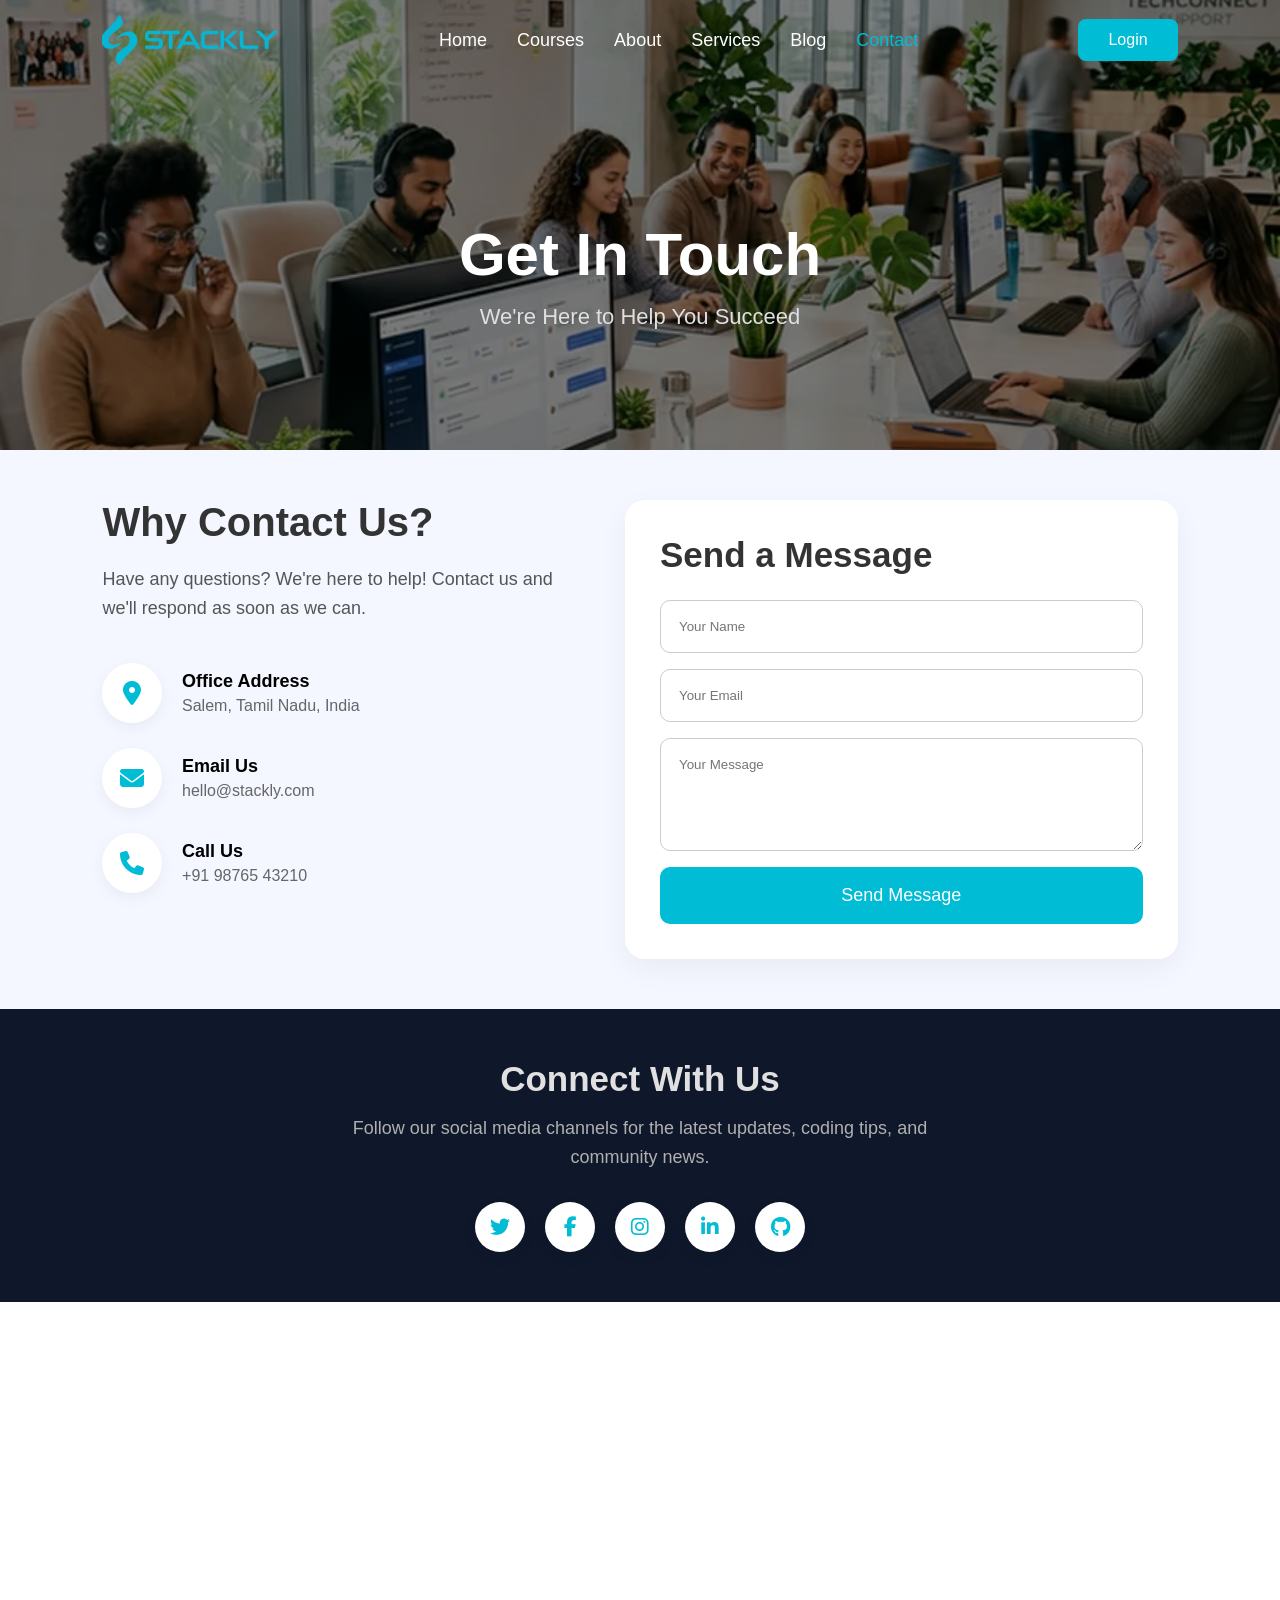
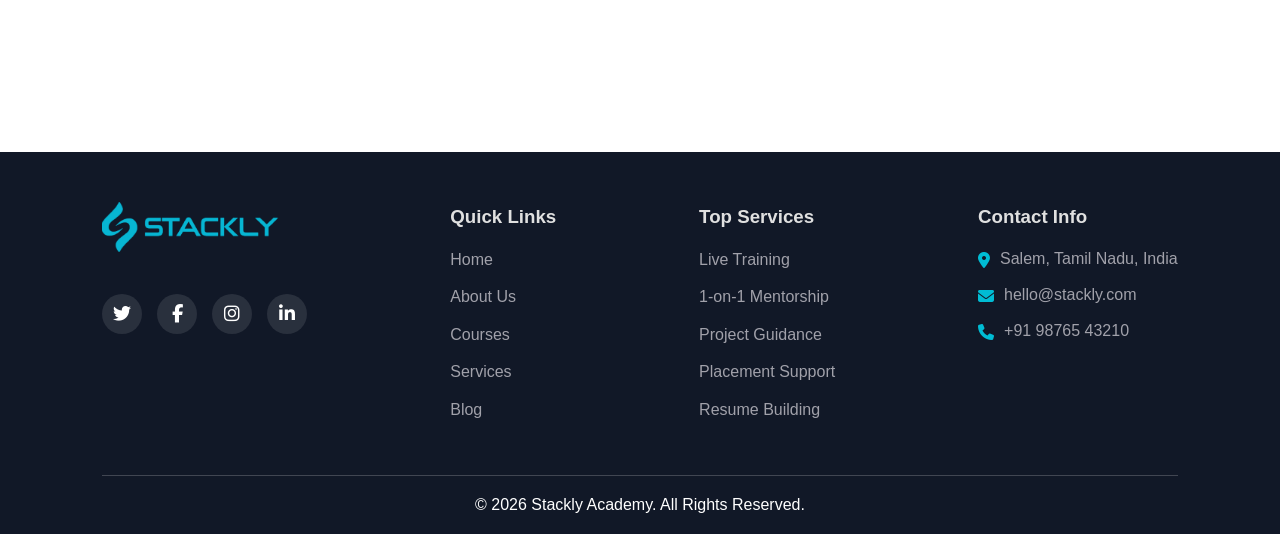
<file: contact.html>
<!DOCTYPE html>
<html lang="en">
<head>
  <meta charset="UTF-8">
  <meta name="viewport" content="width=device-width, initial-scale=1.0">
  <title>Contact</title>

  <link rel="stylesheet" href="navbar.css">
  <link rel="stylesheet" href="footer.css">
  <link rel="stylesheet" href="contact.css">
  <link href="https://unpkg.com/aos@2.3.1/dist/aos.css" rel="stylesheet">
  <link rel="stylesheet" href="https://cdnjs.cloudflare.com/ajax/libs/font-awesome/6.5.1/css/all.min.css"/>
</head>
<body>

<div id="navbar"></div>

<section class="cover-hero" style="background: linear-gradient(rgba(0,0,0,0.5), rgba(0,0,0,0.5)), url('assets/contact_hero.webp'); background-size: cover; background-position: center;">
  <div class="cover-content">
    <h1>Get In Touch</h1>
    <p>We're Here to Help You Succeed</p>
  </div>
</section>

<section class="contact">
  <div class="contact-container">
    <div class="contact-info" data-aos="fade-right">
      <h2>Why Contact Us?</h2>
      <p>Have any questions? We're here to help! Contact us and we'll respond as soon as we can.</p>
      <div class="info-items">
        <div class="info-item" data-aos="fade-up" data-aos-delay="100">
          <i class="fa-solid fa-location-dot"></i>
          <div>
            <h4>Office Address</h4>
            <span>Salem, Tamil Nadu, India</span>
          </div>
        </div>
        <div class="info-item" data-aos="fade-up" data-aos-delay="200">
          <i class="fa-solid fa-envelope"></i>
          <div>
            <h4>Email Us</h4>
            <span>hello@stackly.com</span>
          </div>
        </div>
        <div class="info-item" data-aos="fade-up" data-aos-delay="300">
          <i class="fa-solid fa-phone"></i>
          <div>
            <h4>Call Us</h4>
            <span>+91 98765 43210</span>
          </div>
        </div>
      </div>
    </div>

    <div class="contact-box" data-aos="fade-left">
      <h1>Send a Message</h1>
      <form action="404.html">
        <input type="text" placeholder="Your Name" required>
        <input type="email" placeholder="Your Email" required>
        <textarea rows="5" placeholder="Your Message" required></textarea>
        <button type="submit">Send Message</button>
      </form>
    </div>
  </div>
</section>

<section class="social-media">
  <div class="social-content" data-aos="zoom-in">
    <h2>Connect With Us</h2>
    <p>Follow our social media channels for the latest updates, coding tips, and community news.</p>
    <div class="social-links">
      <a href="404.html" class="social-icon" data-aos="zoom-in" data-aos-delay="100"><i class="fa-brands fa-twitter"></i></a>
      <a href="404.html" class="social-icon" data-aos="zoom-in" data-aos-delay="200"><i class="fa-brands fa-facebook-f"></i></a>
      <a href="404.html" class="social-icon" data-aos="zoom-in" data-aos-delay="300"><i class="fa-brands fa-instagram"></i></a>
      <a href="404.html" class="social-icon" data-aos="zoom-in" data-aos-delay="400"><i class="fa-brands fa-linkedin-in"></i></a>
      <a href="404.html" class="social-icon" data-aos="zoom-in" data-aos-delay="500"><i class="fa-brands fa-github"></i></a>
    </div>
  </div>
</section>

<section class="map" data-aos="fade-up">
  <iframe src="https://www.google.com/maps/embed?pb=!1m18!1m12!1m3!1d3168.63929062107!2d-122.0838511!3d37.3860517!2m3!1f0!2f0!3f0!3m2!1i1024!2i768!4f13.1!3m3!1m2!1s0x808fb7495bec0189%3A0x7c17d44a466baf9b!2sMountain%20View%2C%20CA!5e0!3m2!1sen!2sus!4v1699999999999!5m2!1sen!2sus" width="100%" height="450" style="border:0;" allowfullscreen="" loading="lazy" referrerpolicy="no-referrer-when-downgrade"></iframe>
</section>

<div id="footer"></div>

<script>
fetch("navbar.html")
.then(res => res.text())
.then(data => {
  document.getElementById("navbar").innerHTML = data;
  const currentPath = window.location.pathname.split("/").pop() || "index.html";
  document.querySelectorAll(".nav-links a").forEach(link => {
    if (link.getAttribute("href") === currentPath) {
      link.classList.add("active");
    }
  });
  const menuIcon = document.querySelector(".menu-icon");
  const navLinks = document.querySelector(".nav-links");
  if (menuIcon && navLinks) {
    menuIcon.addEventListener("click", () => {
      navLinks.classList.toggle("active-menu");
    });
  }
  const closeIcon = document.querySelector(".close-icon");
  if (closeIcon && navLinks) {
    closeIcon.addEventListener("click", () => {
      navLinks.classList.remove("active-menu");
    });
  }
});

fetch("footer.html")
.then(res => res.text())
.then(data => {
  document.getElementById("footer").innerHTML = data;
  let currentPath = window.location.pathname.split("/").pop();
  if (currentPath === "" || currentPath === "/") currentPath = "index.html";
  const quickLinks = document.querySelectorAll('.footer-col:nth-child(2) li a');
  quickLinks.forEach(link => {
    if (link.getAttribute('href') === currentPath) {
      link.parentElement.style.display = 'none';
    }
  });
});
</script>

<script src="https://unpkg.com/aos@2.3.1/dist/aos.js"></script>
<script>
  AOS.init({
    once: true,
    offset: 100,
  });
</script>

</body>
</html>
</file>
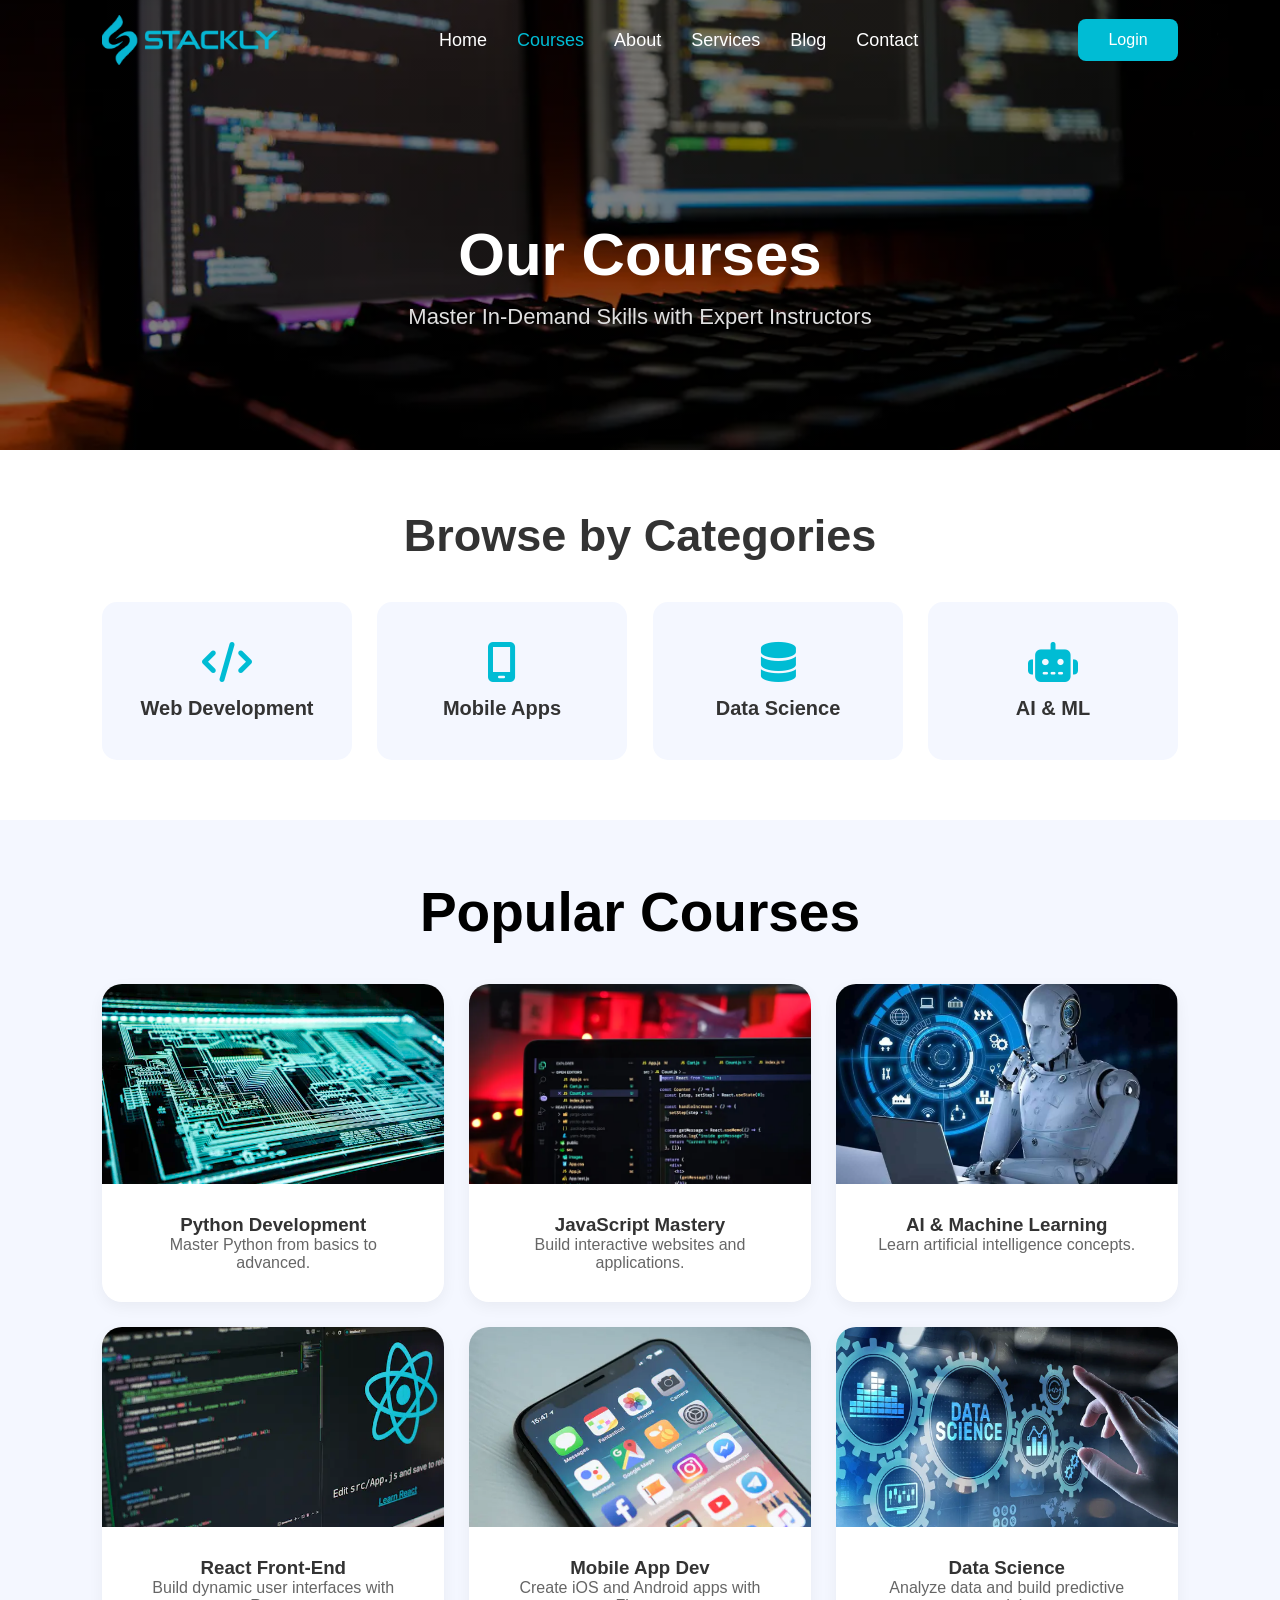
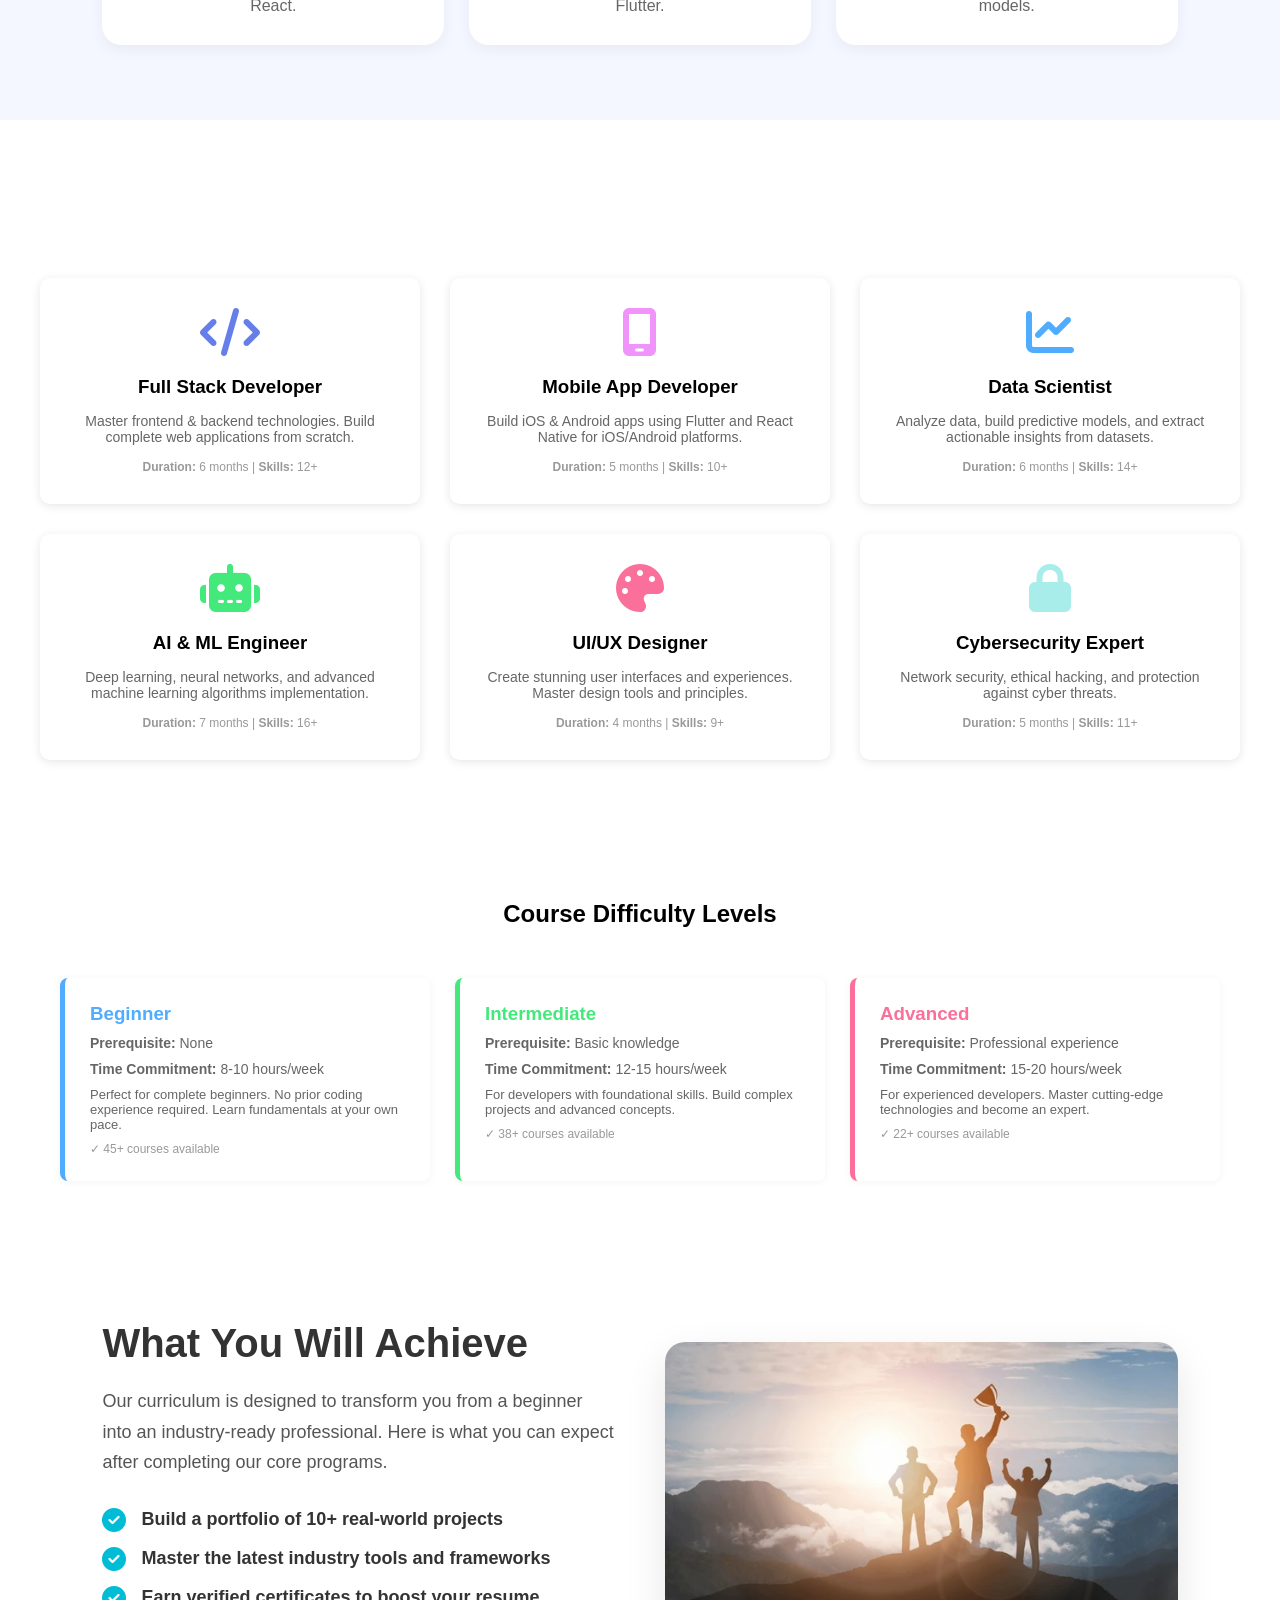
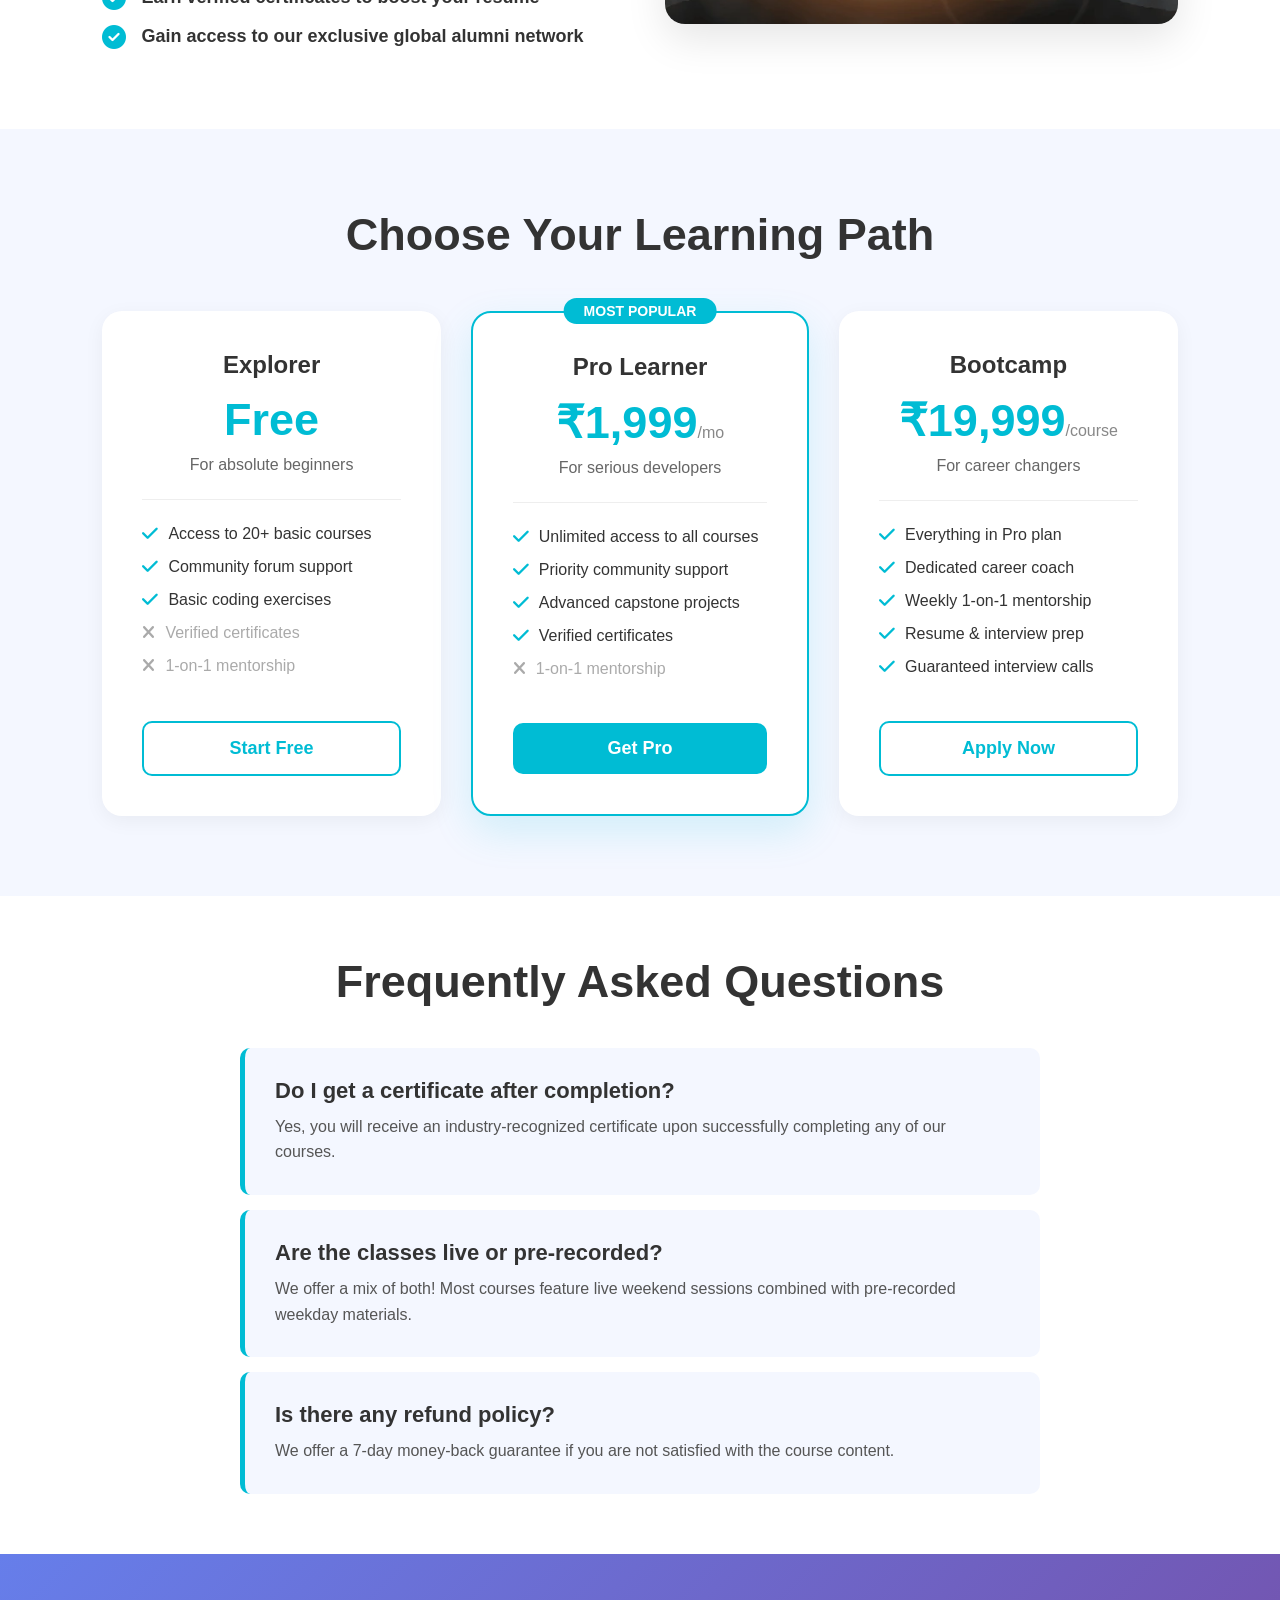
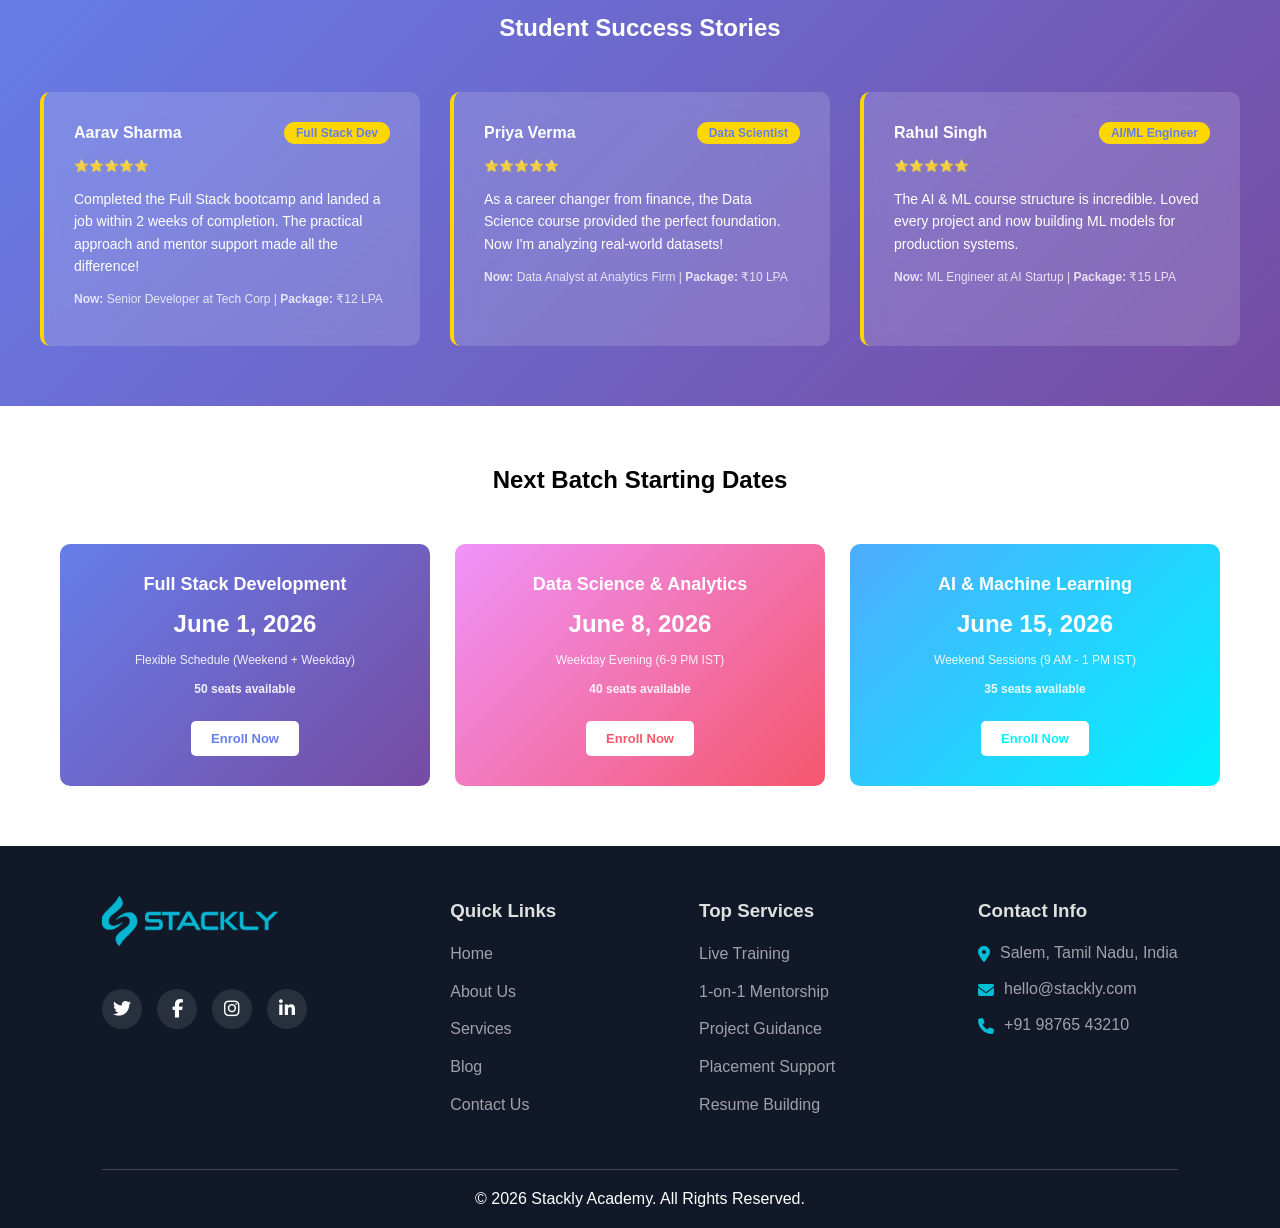
<file: courses.html>
<!DOCTYPE html>
<html lang="en">
<head>
  <meta charset="UTF-8">
  <meta name="viewport" content="width=device-width, initial-scale=1.0">
  <title>Courses</title>

  <link rel="stylesheet" href="navbar.css">
  <link rel="stylesheet" href="footer.css">
  <link rel="stylesheet" href="courses.css">

  <link rel="stylesheet"
  href="https://cdnjs.cloudflare.com/ajax/libs/font-awesome/6.5.1/css/all.min.css"/>
  <link href="https://unpkg.com/aos@2.3.1/dist/aos.css" rel="stylesheet">
</head>
<body>

<div id="navbar"></div>

<section class="cover-hero" style="background: linear-gradient(rgba(0,0,0,0.5), rgba(0,0,0,0.5)), url('assets/hero-4.webp'); background-size: cover; background-position: center;">
  <div class="cover-content">
    <h1>Our Courses</h1>
    <p>Master In-Demand Skills with Expert Instructors</p>
  </div>
</section>

<section class="categories-section">
  <h2 data-aos="fade-up">Browse by Categories</h2>
  <div class="category-grid">
    <div class="category-box" data-aos="flip-left" data-aos-delay="100">
      <i class="fa-solid fa-code"></i>
      <h3>Web Development</h3>
    </div>
    <div class="category-box" data-aos="flip-left" data-aos-delay="200">
      <i class="fa-solid fa-mobile-screen"></i>
      <h3>Mobile Apps</h3>
    </div>
    <div class="category-box" data-aos="flip-left" data-aos-delay="300">
      <i class="fa-solid fa-database"></i>
      <h3>Data Science</h3>
    </div>
    <div class="category-box" data-aos="flip-left" data-aos-delay="400">
      <i class="fa-solid fa-robot"></i>
      <h3>AI & ML</h3>
    </div>
  </div>
</section>

<section class="courses">
  <h1 data-aos="fade-up">Popular Courses</h1>

  <div class="course-container">

    <div class="course-card" data-aos="zoom-in" data-aos-delay="100">
      <div class="card-img-wrap"><img src="assets/course-7.webp" class="course-img" alt="Python"></div>
      <div class="card-content">
        <h3>Python Development</h3>
        <p>Master Python from basics to advanced.</p>
      </div>
    </div>

    <div class="course-card" data-aos="zoom-in" data-aos-delay="200">
      <div class="card-img-wrap"><img src="assets/l2.webp" class="course-img" alt="JS"></div>
      <div class="card-content">
        <h3>JavaScript Mastery</h3>
        <p>Build interactive websites and applications.</p>
      </div>
    </div>

    <div class="course-card" data-aos="zoom-in" data-aos-delay="300">
      <div class="card-img-wrap"><img src="assets/l3.webp" class="course-img" alt="AI"></div>
      <div class="card-content">
        <h3>AI & Machine Learning</h3>
        <p>Learn artificial intelligence concepts.</p>
      </div>
    </div>

    <div class="course-card" data-aos="zoom-in" data-aos-delay="400">
      <div class="card-img-wrap"><img src="assets/course-4.webp" class="course-img" alt="React"></div>
      <div class="card-content">
        <h3>React Front-End</h3>
        <p>Build dynamic user interfaces with React.</p>
      </div>
    </div>

    <div class="course-card" data-aos="zoom-in" data-aos-delay="500">
      <div class="card-img-wrap"><img src="assets/course-8.webp" class="course-img" alt="Mobile"></div>
      <div class="card-content">
        <h3>Mobile App Dev</h3>
        <p>Create iOS and Android apps with Flutter.</p>
      </div>
    </div>

    <div class="course-card" data-aos="zoom-in" data-aos-delay="600">
      <div class="card-img-wrap"><img src="assets/l4.webp" class="course-img" alt="Data Science"></div>
      <div class="card-content">
        <h3>Data Science</h3>
        <p>Analyze data and build predictive models.</p>
      </div>
    </div>

  </div>
</section>

<!-- Learning Paths / Specializations -->
<section class="specializations" style="background: linear-gradient(rgba(0,0,0,0.6), rgba(0,0,0,0.6)), url('assets/hero-5.webp'); background-size: cover; background-position: center; background-attachment: fixed; padding: 80px 20px;">
  <h2 data-aos="fade-up" style="text-align: center; margin-bottom: 50px; color: white;">Choose Your Learning Path</h2>
  <div style="display: grid; grid-template-columns: repeat(auto-fit, minmax(280px, 1fr)); gap: 30px; max-width: 1200px; margin: 0 auto;">
    <div class="specialization-card" data-aos="flip-left" data-aos-delay="100" style="background: white; border-radius: 10px; padding: 30px; box-shadow: 0 2px 10px rgba(0,0,0,0.1); text-align: center; transition: transform 0.3s ease;">
      <i class="fa-solid fa-code" style="font-size: 3rem; color: #667eea; margin-bottom: 20px;"></i>
      <h3>Full Stack Developer</h3>
      <p style="color: #666; font-size: 14px; margin: 15px 0;">Master frontend & backend technologies. Build complete web applications from scratch.</p>
      <p style="font-size: 12px; color: #999;"><strong>Duration:</strong> 6 months | <strong>Skills:</strong> 12+</p>
    </div>
    <div class="specialization-card" data-aos="flip-left" data-aos-delay="200" style="background: white; border-radius: 10px; padding: 30px; box-shadow: 0 2px 10px rgba(0,0,0,0.1); text-align: center; transition: transform 0.3s ease;">
      <i class="fa-solid fa-mobile-screen" style="font-size: 3rem; color: #f093fb; margin-bottom: 20px;"></i>
      <h3>Mobile App Developer</h3>
      <p style="color: #666; font-size: 14px; margin: 15px 0;">Build iOS & Android apps using Flutter and React Native for iOS/Android platforms.</p>
      <p style="font-size: 12px; color: #999;"><strong>Duration:</strong> 5 months | <strong>Skills:</strong> 10+</p>
    </div>
    <div class="specialization-card" data-aos="flip-left" data-aos-delay="300" style="background: white; border-radius: 10px; padding: 30px; box-shadow: 0 2px 10px rgba(0,0,0,0.1); text-align: center; transition: transform 0.3s ease;">
      <i class="fa-solid fa-chart-line" style="font-size: 3rem; color: #4facfe; margin-bottom: 20px;"></i>
      <h3>Data Scientist</h3>
      <p style="color: #666; font-size: 14px; margin: 15px 0;">Analyze data, build predictive models, and extract actionable insights from datasets.</p>
      <p style="font-size: 12px; color: #999;"><strong>Duration:</strong> 6 months | <strong>Skills:</strong> 14+</p>
    </div>
    <div class="specialization-card" data-aos="flip-left" data-aos-delay="400" style="background: white; border-radius: 10px; padding: 30px; box-shadow: 0 2px 10px rgba(0,0,0,0.1); text-align: center; transition: transform 0.3s ease;">
      <i class="fa-solid fa-robot" style="font-size: 3rem; color: #43e97b; margin-bottom: 20px;"></i>
      <h3>AI & ML Engineer</h3>
      <p style="color: #666; font-size: 14px; margin: 15px 0;">Deep learning, neural networks, and advanced machine learning algorithms implementation.</p>
      <p style="font-size: 12px; color: #999;"><strong>Duration:</strong> 7 months | <strong>Skills:</strong> 16+</p>
    </div>
    <div class="specialization-card" data-aos="flip-left" data-aos-delay="500" style="background: white; border-radius: 10px; padding: 30px; box-shadow: 0 2px 10px rgba(0,0,0,0.1); text-align: center; transition: transform 0.3s ease;">
      <i class="fa-solid fa-palette" style="font-size: 3rem; color: #fa709a; margin-bottom: 20px;"></i>
      <h3>UI/UX Designer</h3>
      <p style="color: #666; font-size: 14px; margin: 15px 0;">Create stunning user interfaces and experiences. Master design tools and principles.</p>
      <p style="font-size: 12px; color: #999;"><strong>Duration:</strong> 4 months | <strong>Skills:</strong> 9+</p>
    </div>
    <div class="specialization-card" data-aos="flip-left" data-aos-delay="600" style="background: white; border-radius: 10px; padding: 30px; box-shadow: 0 2px 10px rgba(0,0,0,0.1); text-align: center; transition: transform 0.3s ease;">
      <i class="fa-solid fa-lock" style="font-size: 3rem; color: #a8edea; margin-bottom: 20px;"></i>
      <h3>Cybersecurity Expert</h3>
      <p style="color: #666; font-size: 14px; margin: 15px 0;">Network security, ethical hacking, and protection against cyber threats.</p>
      <p style="font-size: 12px; color: #999;"><strong>Duration:</strong> 5 months | <strong>Skills:</strong> 11+</p>
    </div>
  </div>
</section>

<!-- Course Difficulty Levels -->
<section class="difficulty-levels" style="padding: 60px 20px; max-width: 1200px; margin: 0 auto;">
  <h2 data-aos="fade-up" style="text-align: center; margin-bottom: 50px;">Course Difficulty Levels</h2>
  <div style="display: grid; grid-template-columns: repeat(auto-fit, minmax(250px, 1fr)); gap: 25px;">
    <div class="difficulty-card" data-aos="zoom-in" data-aos-delay="100" style="border-left: 5px solid #4facfe; background: white; padding: 25px; border-radius: 8px; box-shadow: 0 1px 8px rgba(0,0,0,0.05);">
      <h3 style="color: #4facfe; margin-bottom: 10px;">Beginner</h3>
      <p style="color: #666; margin: 10px 0; font-size: 14px;"><strong>Prerequisite:</strong> None</p>
      <p style="color: #666; margin: 10px 0; font-size: 14px;"><strong>Time Commitment:</strong> 8-10 hours/week</p>
      <p style="color: #666; font-size: 13px;">Perfect for complete beginners. No prior coding experience required. Learn fundamentals at your own pace.</p>
      <p style="color: #999; margin-top: 10px; font-size: 12px;">✓ 45+ courses available</p>
    </div>
    <div class="difficulty-card" data-aos="zoom-in" data-aos-delay="200" style="border-left: 5px solid #43e97b; background: white; padding: 25px; border-radius: 8px; box-shadow: 0 1px 8px rgba(0,0,0,0.05);">
      <h3 style="color: #43e97b; margin-bottom: 10px;">Intermediate</h3>
      <p style="color: #666; margin: 10px 0; font-size: 14px;"><strong>Prerequisite:</strong> Basic knowledge</p>
      <p style="color: #666; margin: 10px 0; font-size: 14px;"><strong>Time Commitment:</strong> 12-15 hours/week</p>
      <p style="color: #666; font-size: 13px;">For developers with foundational skills. Build complex projects and advanced concepts.</p>
      <p style="color: #999; margin-top: 10px; font-size: 12px;">✓ 38+ courses available</p>
    </div>
    <div class="difficulty-card" data-aos="zoom-in" data-aos-delay="300" style="border-left: 5px solid #fa709a; background: white; padding: 25px; border-radius: 8px; box-shadow: 0 1px 8px rgba(0,0,0,0.05);">
      <h3 style="color: #fa709a; margin-bottom: 10px;">Advanced</h3>
      <p style="color: #666; margin: 10px 0; font-size: 14px;"><strong>Prerequisite:</strong> Professional experience</p>
      <p style="color: #666; margin: 10px 0; font-size: 14px;"><strong>Time Commitment:</strong> 15-20 hours/week</p>
      <p style="color: #666; font-size: 13px;">For experienced developers. Master cutting-edge technologies and become an expert.</p>
      <p style="color: #999; margin-top: 10px; font-size: 12px;">✓ 22+ courses available</p>
    </div>
  </div>
</section>

<!-- Learning Outcomes -->
<section class="learning-outcomes">
  <div class="outcomes-container">
    <div class="outcomes-text" data-aos="fade-right">
      <h2>What You Will Achieve</h2>
      <p>Our curriculum is designed to transform you from a beginner into an industry-ready professional. Here is what you can expect after completing our core programs.</p>
      <ul class="outcomes-list">
        <li><i class="fa-solid fa-circle-check"></i> Build a portfolio of 10+ real-world projects</li>
        <li><i class="fa-solid fa-circle-check"></i> Master the latest industry tools and frameworks</li>
        <li><i class="fa-solid fa-circle-check"></i> Earn verified certificates to boost your resume</li>
        <li><i class="fa-solid fa-circle-check"></i> Gain access to our exclusive global alumni network</li>
      </ul>
    </div>
    <div class="outcomes-image" data-aos="fade-left">
      <img src="assets/l5.webp" alt="Students collaborating">
    </div>
  </div>
</section>

<!-- Pricing Plans -->
<section class="pricing-plans">
  <h2 data-aos="fade-up">Choose Your Learning Path</h2>
  <div class="pricing-grid">
    <!-- Free Plan -->
    <div class="pricing-card" data-aos="fade-up" data-aos-delay="100">
      <div class="pricing-header">
        <h3>Explorer</h3>
        <div class="price">Free</div>
        <p>For absolute beginners</p>
      </div>
      <ul class="pricing-features">
        <li><i class="fa-solid fa-check"></i> Access to 20+ basic courses</li>
        <li><i class="fa-solid fa-check"></i> Community forum support</li>
        <li><i class="fa-solid fa-check"></i> Basic coding exercises</li>
        <li class="disabled"><i class="fa-solid fa-xmark"></i> Verified certificates</li>
        <li class="disabled"><i class="fa-solid fa-xmark"></i> 1-on-1 mentorship</li>
      </ul>
      <a href="404.html" class="pricing-btn outline">Start Free</a>
    </div>

    <!-- Pro Plan -->
    <div class="pricing-card popular" data-aos="fade-up" data-aos-delay="200">
      <div class="popular-badge">Most Popular</div>
      <div class="pricing-header">
        <h3>Pro Learner</h3>
        <div class="price">₹1,999<span>/mo</span></div>
        <p>For serious developers</p>
      </div>
      <ul class="pricing-features">
        <li><i class="fa-solid fa-check"></i> Unlimited access to all courses</li>
        <li><i class="fa-solid fa-check"></i> Priority community support</li>
        <li><i class="fa-solid fa-check"></i> Advanced capstone projects</li>
        <li><i class="fa-solid fa-check"></i> Verified certificates</li>
        <li class="disabled"><i class="fa-solid fa-xmark"></i> 1-on-1 mentorship</li>
      </ul>
      <a href="404.html" class="pricing-btn">Get Pro</a>
    </div>

    <!-- Bootcamp Plan -->
    <div class="pricing-card" data-aos="fade-up" data-aos-delay="300">
      <div class="pricing-header">
        <h3>Bootcamp</h3>
        <div class="price">₹19,999<span>/course</span></div>
        <p>For career changers</p>
      </div>
      <ul class="pricing-features">
        <li><i class="fa-solid fa-check"></i> Everything in Pro plan</li>
        <li><i class="fa-solid fa-check"></i> Dedicated career coach</li>
        <li><i class="fa-solid fa-check"></i> Weekly 1-on-1 mentorship</li>
        <li><i class="fa-solid fa-check"></i> Resume &amp; interview prep</li>
        <li><i class="fa-solid fa-check"></i> Guaranteed interview calls</li>
      </ul>
      <a href="404.html" class="pricing-btn outline">Apply Now</a>
    </div>
  </div>
</section>

<section class="faq">
  <h2 data-aos="fade-up">Frequently Asked Questions</h2>
  <div class="faq-list">
    <div class="faq-item" data-aos="fade-up" data-aos-delay="100">
      <h4>Do I get a certificate after completion?</h4>
      <p>Yes, you will receive an industry-recognized certificate upon successfully completing any of our courses.</p>
    </div>
    <div class="faq-item" data-aos="fade-up" data-aos-delay="200">
      <h4>Are the classes live or pre-recorded?</h4>
      <p>We offer a mix of both! Most courses feature live weekend sessions combined with pre-recorded weekday materials.</p>
    </div>
    <div class="faq-item" data-aos="fade-up" data-aos-delay="300">
      <h4>Is there any refund policy?</h4>
      <p>We offer a 7-day money-back guarantee if you are not satisfied with the course content.</p>
    </div>
  </div>
</section>

<!-- Student Success Stories -->
<section class="success-stories" style="background: linear-gradient(135deg, #667eea 0%, #764ba2 100%); padding: 60px 20px; color: white;">
  <h2 data-aos="fade-up" style="text-align: center; margin-bottom: 50px; color: white;">Student Success Stories</h2>
  <div style="display: grid; grid-template-columns: repeat(auto-fit, minmax(280px, 1fr)); gap: 30px; max-width: 1200px; margin: 0 auto;">
    <div class="success-card" data-aos="fade-up" data-aos-delay="100" style="background: rgba(255,255,255,0.15); padding: 30px; border-radius: 10px; border-left: 4px solid #ffd700; backdrop-filter: blur(10px);">
      <div style="display: flex; justify-content: space-between; align-items: center; margin-bottom: 15px;">
        <h4 style="margin: 0; font-size: 16px;">Aarav Sharma</h4>
        <span style="background: #ffd700; color: #667eea; padding: 4px 12px; border-radius: 20px; font-size: 12px; font-weight: bold;">Full Stack Dev</span>
      </div>
      <p style="font-size: 12px; opacity: 0.9; margin: 10px 0;">⭐⭐⭐⭐⭐</p>
      <p style="margin: 15px 0; line-height: 1.6; font-size: 14px;">Completed the Full Stack bootcamp and landed a job within 2 weeks of completion. The practical approach and mentor support made all the difference!</p>
      <p style="font-size: 12px; opacity: 0.8; margin: 10px 0;"><strong>Now:</strong> Senior Developer at Tech Corp | <strong>Package:</strong> ₹12 LPA</p>
    </div>
    <div class="success-card" data-aos="fade-up" data-aos-delay="200" style="background: rgba(255,255,255,0.15); padding: 30px; border-radius: 10px; border-left: 4px solid #ffd700; backdrop-filter: blur(10px);">
      <div style="display: flex; justify-content: space-between; align-items: center; margin-bottom: 15px;">
        <h4 style="margin: 0; font-size: 16px;">Priya Verma</h4>
        <span style="background: #ffd700; color: #667eea; padding: 4px 12px; border-radius: 20px; font-size: 12px; font-weight: bold;">Data Scientist</span>
      </div>
      <p style="font-size: 12px; opacity: 0.9; margin: 10px 0;">⭐⭐⭐⭐⭐</p>
      <p style="margin: 15px 0; line-height: 1.6; font-size: 14px;">As a career changer from finance, the Data Science course provided the perfect foundation. Now I'm analyzing real-world datasets!</p>
      <p style="font-size: 12px; opacity: 0.8; margin: 10px 0;"><strong>Now:</strong> Data Analyst at Analytics Firm | <strong>Package:</strong> ₹10 LPA</p>
    </div>
    <div class="success-card" data-aos="fade-up" data-aos-delay="300" style="background: rgba(255,255,255,0.15); padding: 30px; border-radius: 10px; border-left: 4px solid #ffd700; backdrop-filter: blur(10px);">
      <div style="display: flex; justify-content: space-between; align-items: center; margin-bottom: 15px;">
        <h4 style="margin: 0; font-size: 16px;">Rahul Singh</h4>
        <span style="background: #ffd700; color: #667eea; padding: 4px 12px; border-radius: 20px; font-size: 12px; font-weight: bold;">AI/ML Engineer</span>
      </div>
      <p style="font-size: 12px; opacity: 0.9; margin: 10px 0;">⭐⭐⭐⭐⭐</p>
      <p style="margin: 15px 0; line-height: 1.6; font-size: 14px;">The AI & ML course structure is incredible. Loved every project and now building ML models for production systems.</p>
      <p style="font-size: 12px; opacity: 0.8; margin: 10px 0;"><strong>Now:</strong> ML Engineer at AI Startup | <strong>Package:</strong> ₹15 LPA</p>
    </div>
  </div>
</section>

<!-- Upcoming Batches -->
<section class="upcoming-batches" style="padding: 60px 20px; max-width: 1200px; margin: 0 auto;">
  <h2 data-aos="fade-up" style="text-align: center; margin-bottom: 50px;">Next Batch Starting Dates</h2>
  <div style="display: grid; grid-template-columns: repeat(auto-fit, minmax(280px, 1fr)); gap: 25px;">
    <div class="batch-card" data-aos="fade-up" data-aos-delay="100" style="background: linear-gradient(135deg, #667eea 0%, #764ba2 100%); color: white; padding: 30px; border-radius: 10px; text-align: center;">
      <h3 style="margin: 0 0 15px; font-size: 18px;">Full Stack Development</h3>
      <p style="font-size: 24px; font-weight: bold; margin: 10px 0;">June 1, 2026</p>
      <p style="font-size: 12px; opacity: 0.9; margin: 15px 0;">Flexible Schedule (Weekend + Weekday)</p>
      <p style="font-size: 12px; opacity: 0.9; margin: 15px 0;"><strong>50 seats available</strong></p>
      <a href="404.html" style="display: inline-block; background: white; color: #667eea; padding: 10px 20px; border-radius: 5px; text-decoration: none; font-weight: bold; font-size: 13px; margin-top: 10px;">Enroll Now</a>
    </div>
    <div class="batch-card" data-aos="fade-up" data-aos-delay="200" style="background: linear-gradient(135deg, #f093fb 0%, #f5576c 100%); color: white; padding: 30px; border-radius: 10px; text-align: center;">
      <h3 style="margin: 0 0 15px; font-size: 18px;">Data Science & Analytics</h3>
      <p style="font-size: 24px; font-weight: bold; margin: 10px 0;">June 8, 2026</p>
      <p style="font-size: 12px; opacity: 0.9; margin: 15px 0;">Weekday Evening (6-9 PM IST)</p>
      <p style="font-size: 12px; opacity: 0.9; margin: 15px 0;"><strong>40 seats available</strong></p>
      <a href="404.html" style="display: inline-block; background: white; color: #f5576c; padding: 10px 20px; border-radius: 5px; text-decoration: none; font-weight: bold; font-size: 13px; margin-top: 10px;">Enroll Now</a>
    </div>
    <div class="batch-card" data-aos="fade-up" data-aos-delay="300" style="background: linear-gradient(135deg, #4facfe 0%, #00f2fe 100%); color: white; padding: 30px; border-radius: 10px; text-align: center;">
      <h3 style="margin: 0 0 15px; font-size: 18px;">AI & Machine Learning</h3>
      <p style="font-size: 24px; font-weight: bold; margin: 10px 0;">June 15, 2026</p>
      <p style="font-size: 12px; opacity: 0.9; margin: 15px 0;">Weekend Sessions (9 AM - 1 PM IST)</p>
      <p style="font-size: 12px; opacity: 0.9; margin: 15px 0;"><strong>35 seats available</strong></p>
      <a href="404.html" style="display: inline-block; background: white; color: #00f2fe; padding: 10px 20px; border-radius: 5px; text-decoration: none; font-weight: bold; font-size: 13px; margin-top: 10px;">Enroll Now</a>
    </div>
  </div>
</section>

<div id="footer"></div>

<script>
fetch("navbar.html")
.then(res => res.text())
.then(data => {
  document.getElementById("navbar").innerHTML = data;
  const currentPath = window.location.pathname.split("/").pop() || "index.html";
  document.querySelectorAll(".nav-links a").forEach(link => {
    if (link.getAttribute("href") === currentPath) {
      link.classList.add("active");
    }
  });
  const menuIcon = document.querySelector(".menu-icon");
  const navLinks = document.querySelector(".nav-links");
  if (menuIcon && navLinks) {
    menuIcon.addEventListener("click", () => {
      navLinks.classList.toggle("active-menu");
    });
  }
  const closeIcon = document.querySelector(".close-icon");
  if (closeIcon && navLinks) {
    closeIcon.addEventListener("click", () => {
      navLinks.classList.remove("active-menu");
    });
  }
});

fetch("footer.html")
.then(res => res.text())
.then(data => {
  document.getElementById("footer").innerHTML = data;
  let currentPath = window.location.pathname.split("/").pop();
  if (currentPath === "" || currentPath === "/") currentPath = "index.html";
  const quickLinks = document.querySelectorAll('.footer-col:nth-child(2) li a');
  quickLinks.forEach(link => {
    if (link.getAttribute('href') === currentPath) {
      link.parentElement.style.display = 'none';
    }
  });
});
</script>

<script src="https://unpkg.com/aos@2.3.1/dist/aos.js"></script>
<script>
  AOS.init({
    once: true,
    offset: 100,
  });
</script>

</body>
</html>
</file>
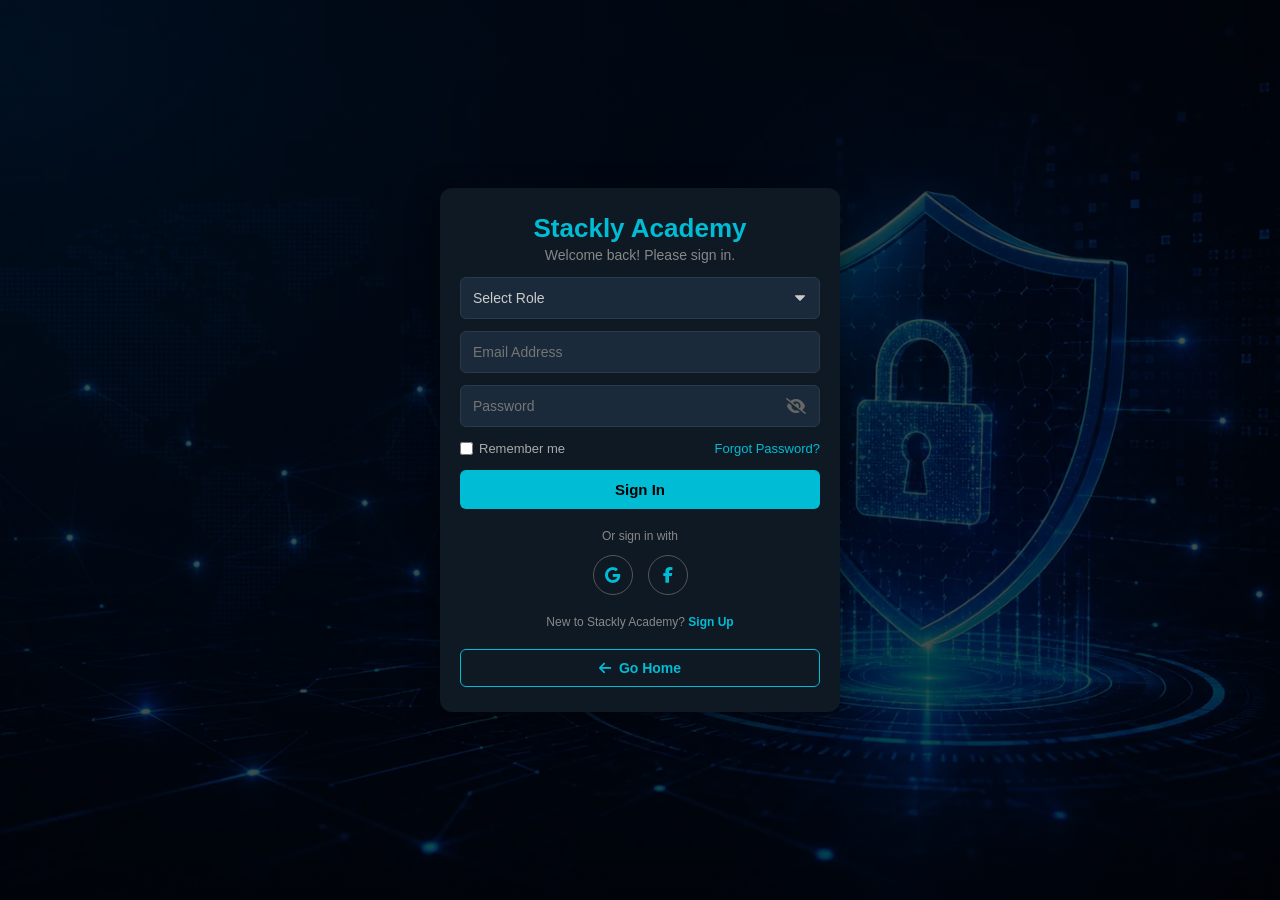
<file: login.html>
<!DOCTYPE html>
<html lang="en">
<head>
  <meta charset="UTF-8">
  <meta name="viewport" content="width=device-width, initial-scale=1.0">
  <title>Stackly Academy - Sign In</title>
  <link rel="stylesheet" href="https://cdnjs.cloudflare.com/ajax/libs/font-awesome/6.4.0/css/all.min.css">
  <link rel="stylesheet" href="login.css">
</head>
<body>

<div class="login-container">
  <div class="login-box">
    <div class="login-header">
      <h1>Stackly Academy</h1>
      <p>Welcome back! Please sign in.</p>
    </div>

    <form id="loginForm">
      <select id="role" required>
        <option value="" disabled selected hidden>Select Role</option>
        <option value="student">Student</option>
        <option value="admin">Admin</option>
      </select>

      <input type="email" id="email" placeholder="Email Address" required pattern="[a-zA-Z0-9._%+\-]+@[a-zA-Z0-9.\-]+\.[a-zA-Z]{2,}" title="Please enter a full email ID (e.g. example@gmail.com)">

      <div class="password-wrap">
        <input type="password" id="password" placeholder="Password" required minlength="6" title="Password must be at least 6 characters">
        <i class="fa-solid fa-eye-slash toggle-password"></i>
      </div>

      <div class="remember-forgot">
        <label class="remember-me">
          <input type="checkbox"> Remember me
        </label>
        <a href="404.html" class="forgot-password">Forgot Password?</a>
      </div>

      <button type="submit" class="signin-btn">Sign In</button>
    </form>

    <div class="social-section">
      <p>Or sign in with</p>
      <div class="social-icons">
        <a href="404.html" class="social-btn"><i class="fa-brands fa-google"></i></a>
        <a href="404.html" class="social-btn"><i class="fa-brands fa-facebook-f"></i></a>
      </div>
    </div>

    <p class="signup-link">New to Stackly Academy? <a href="register.html">Sign Up</a></p>
    <a href="index.html" class="go-home-btn"><i class="fa-solid fa-arrow-left"></i> Go Home</a>
  </div>
</div>

<script>
  document.getElementById('loginForm').addEventListener('submit', function(e) {
    e.preventDefault();
    const role = document.getElementById('role').value;
    const email = document.getElementById('email').value;
    
    if (email) {
      const username = email.split('@')[0];
      const capitalized = username.charAt(0).toUpperCase() + username.slice(1);
      localStorage.setItem('username', capitalized);
    }

    if (role === 'student') {
      window.location.href = 'studentdashboard.html';
    } else if (role === 'admin') {
      window.location.href = 'admindashboard.html';
    } else {
      alert('Please select a role.');
    }
  });

  document.querySelectorAll('.toggle-password').forEach(icon => {
    icon.addEventListener('click', function() {
      const input = this.previousElementSibling;
      if (input.type === 'password') {
        input.type = 'text';
        this.classList.remove('fa-eye-slash');
        this.classList.add('fa-eye');
      } else {
        input.type = 'password';
        this.classList.remove('fa-eye');
        this.classList.add('fa-eye-slash');
      }
    });
  });
</script>

</body>
</html>
</file>
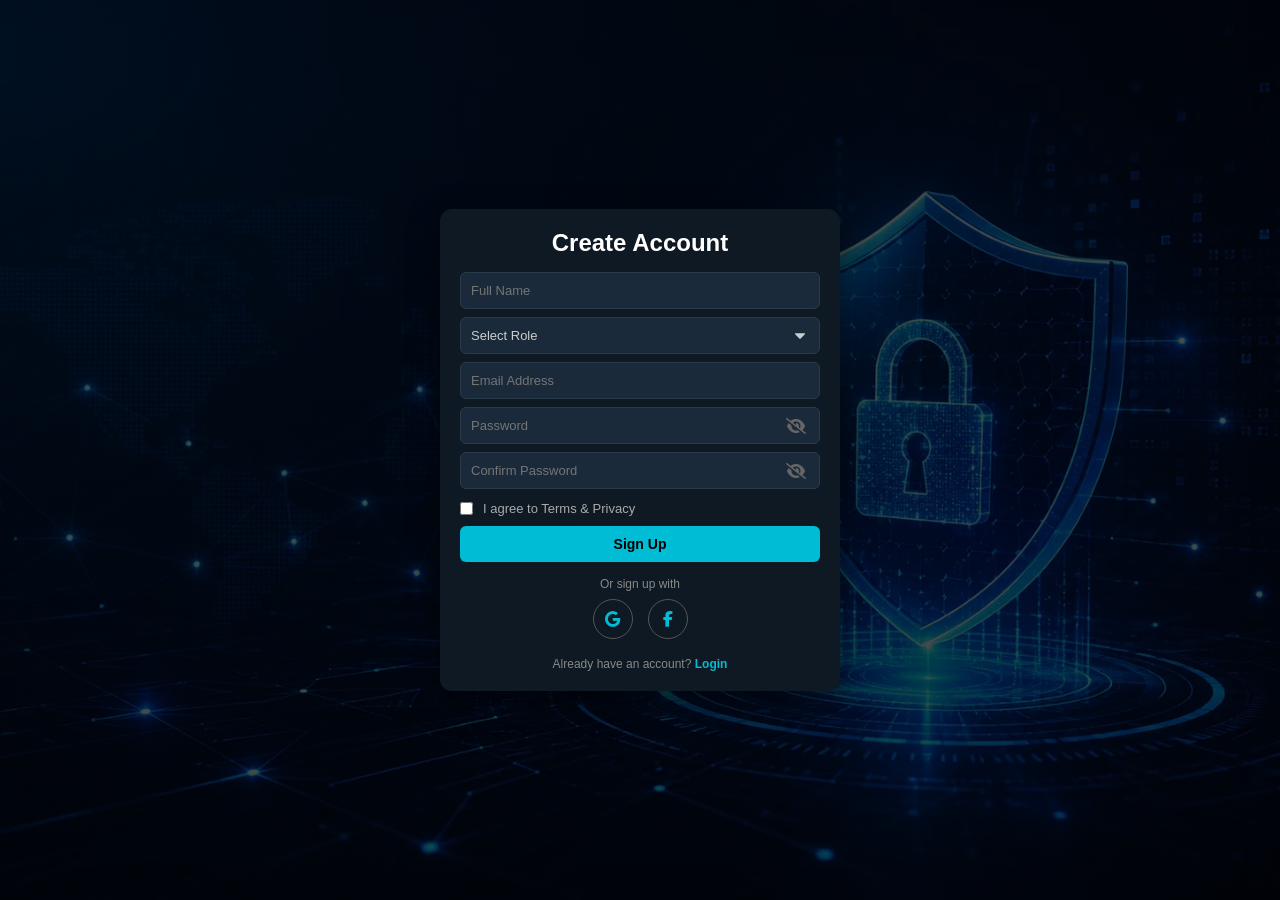
<file: register.html>
<!DOCTYPE html>
<html lang="en">
<head>
  <meta charset="UTF-8">
  <meta name="viewport" content="width=device-width, initial-scale=1.0">
  <title>Stackly Academy - Sign Up</title>
  <link rel="stylesheet" href="https://cdnjs.cloudflare.com/ajax/libs/font-awesome/6.4.0/css/all.min.css">
  <link rel="stylesheet" href="register.css">
</head>
<body>

<div class="register-container">
  <div class="register-box">
    <h2>Create Account</h2>

    <form id="registerForm" action="login.html">
      <input type="text" placeholder="Full Name" required>
      
      <select required>
        <option value="" disabled selected hidden>Select Role</option>
        <option value="student">Student</option>
        <option value="admin">Admin</option>
      </select>

      <input type="email" placeholder="Email Address" required pattern="[a-zA-Z0-9._%+\-]+@[a-zA-Z0-9.\-]+\.[a-zA-Z]{2,}" title="Please enter a full email ID (e.g. example@gmail.com)">

      <div class="password-wrap">
        <input type="password" placeholder="Password" required minlength="6" title="Password must be at least 6 characters">
        <i class="fa-solid fa-eye-slash toggle-password"></i>
      </div>

      <div class="password-wrap">
        <input type="password" placeholder="Confirm Password" required minlength="6" title="Password must be at least 6 characters">
        <i class="fa-solid fa-eye-slash toggle-password"></i>
      </div>

      <label class="terms-label">
        <input type="checkbox" required>
        I agree to Terms & Privacy
      </label>

      <button type="submit" class="signup-btn">Sign Up</button>
    </form>

    <div class="social-section">
      <p>Or sign up with</p>
      <div class="social-icons">
        <a href="404.html" class="social-btn"><i class="fa-brands fa-google"></i></a>
        <a href="404.html" class="social-btn"><i class="fa-brands fa-facebook-f"></i></a>
      </div>
    </div>

    <p class="login-link">Already have an account? <a href="login.html">Login</a></p>
  </div>
</div>

<script>
  document.querySelectorAll('.toggle-password').forEach(icon => {
    icon.addEventListener('click', function() {
      const input = this.previousElementSibling;
      if (input.type === 'password') {
        input.type = 'text';
        this.classList.remove('fa-eye-slash');
        this.classList.add('fa-eye');
      } else {
        input.type = 'password';
        this.classList.remove('fa-eye');
        this.classList.add('fa-eye-slash');
      }
    });
  });
</script>

</body>
</html>
</file>
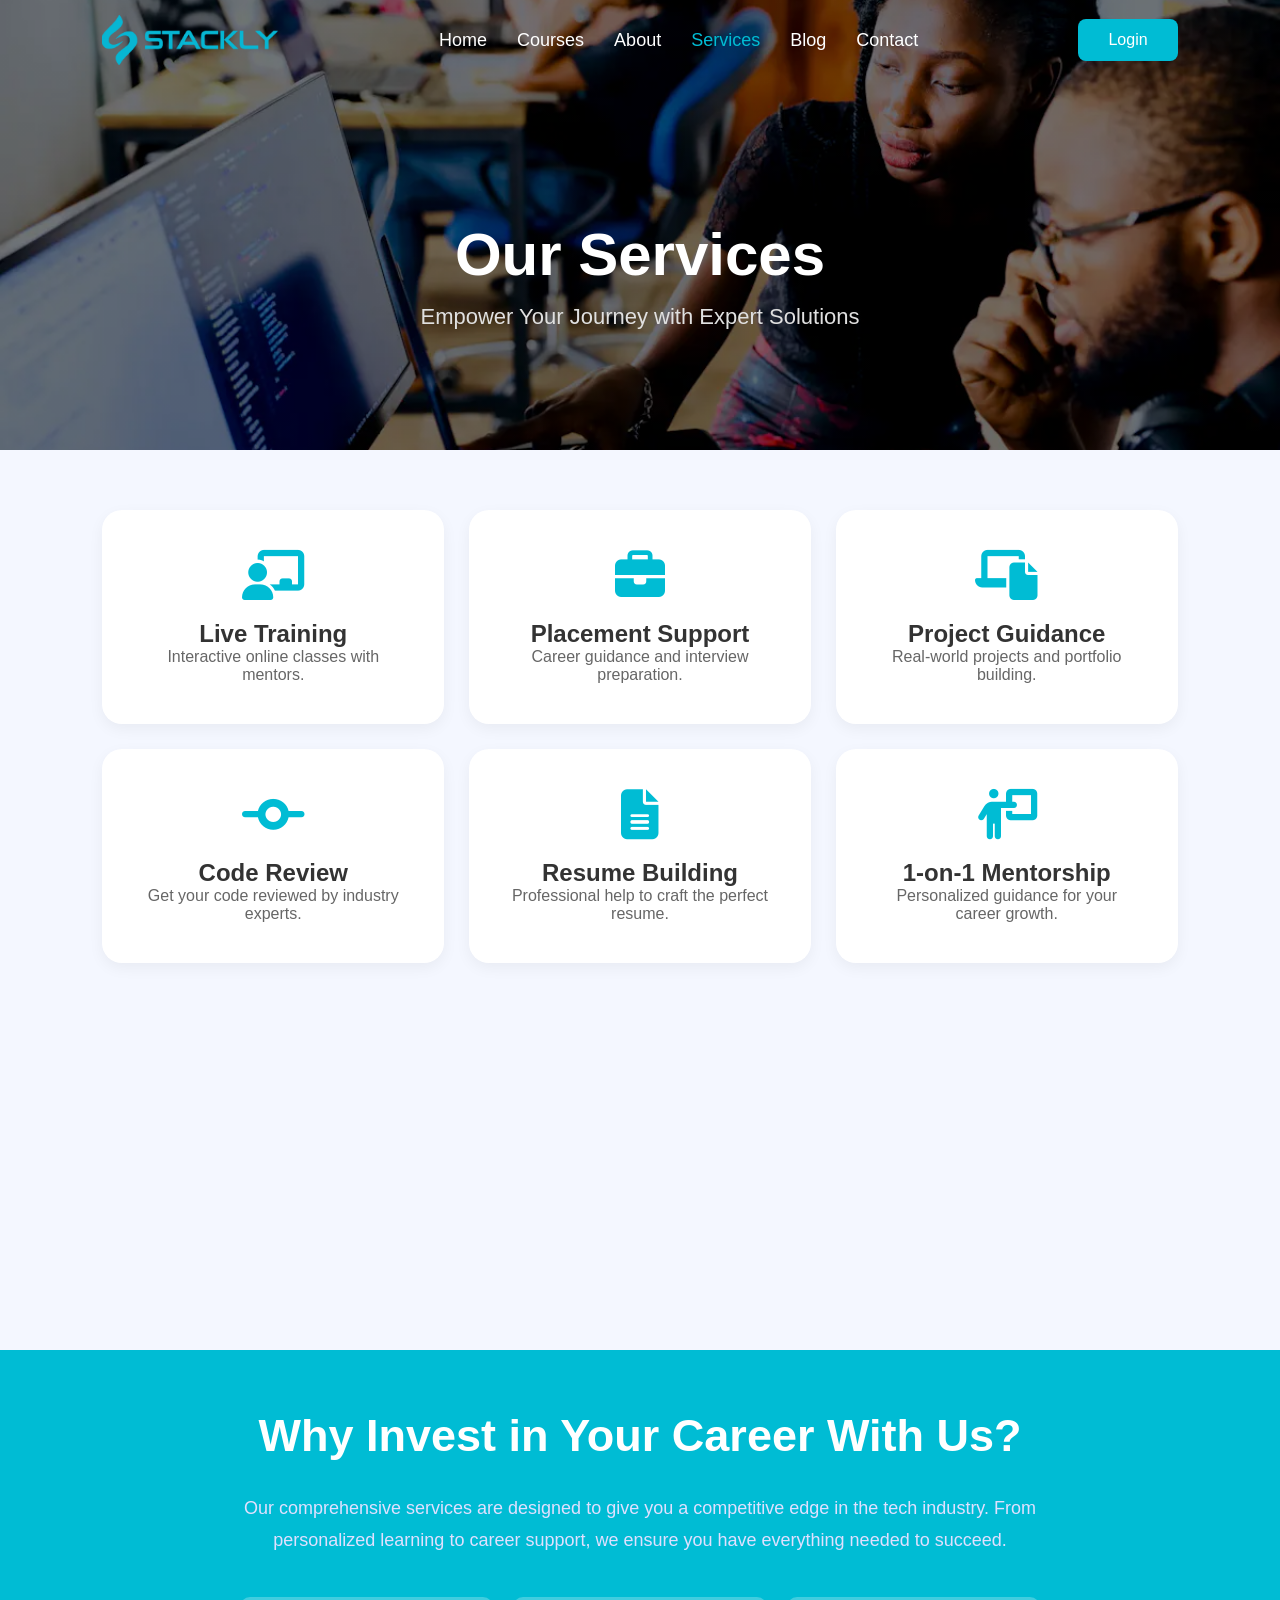
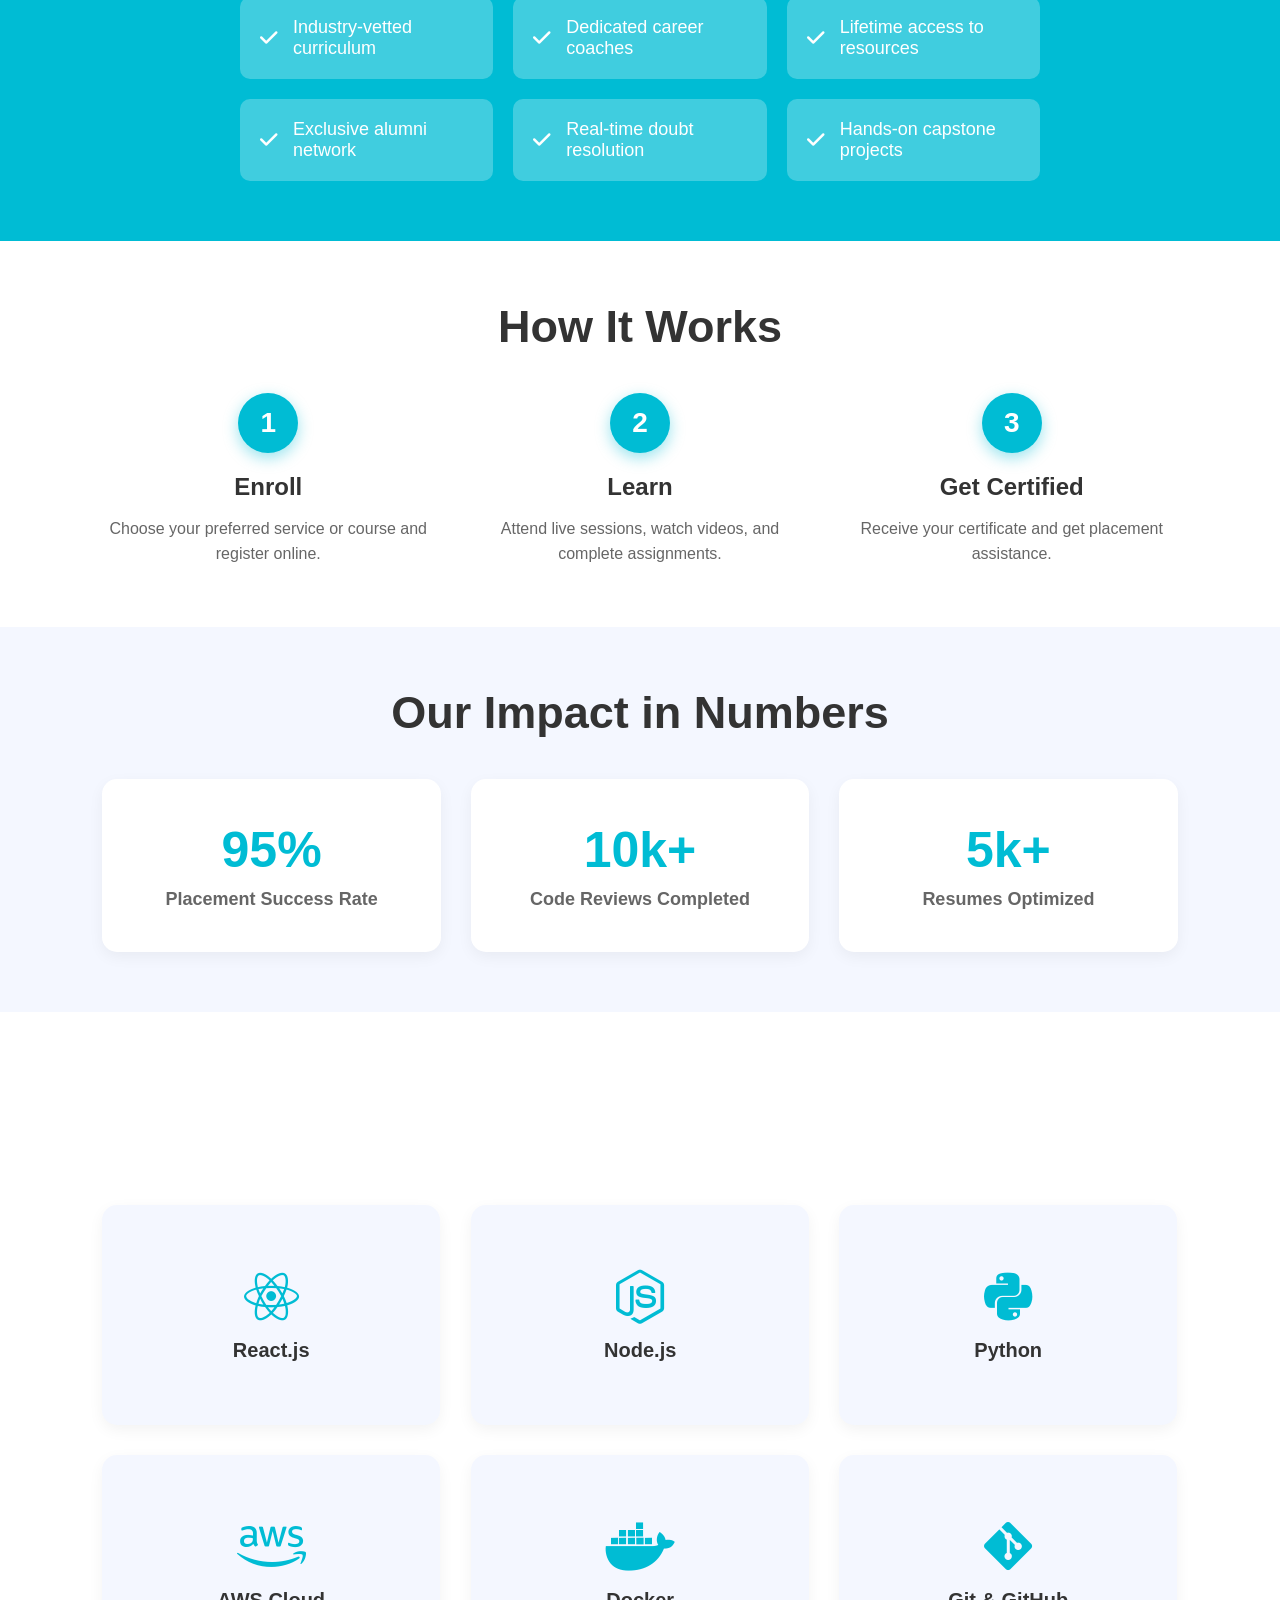
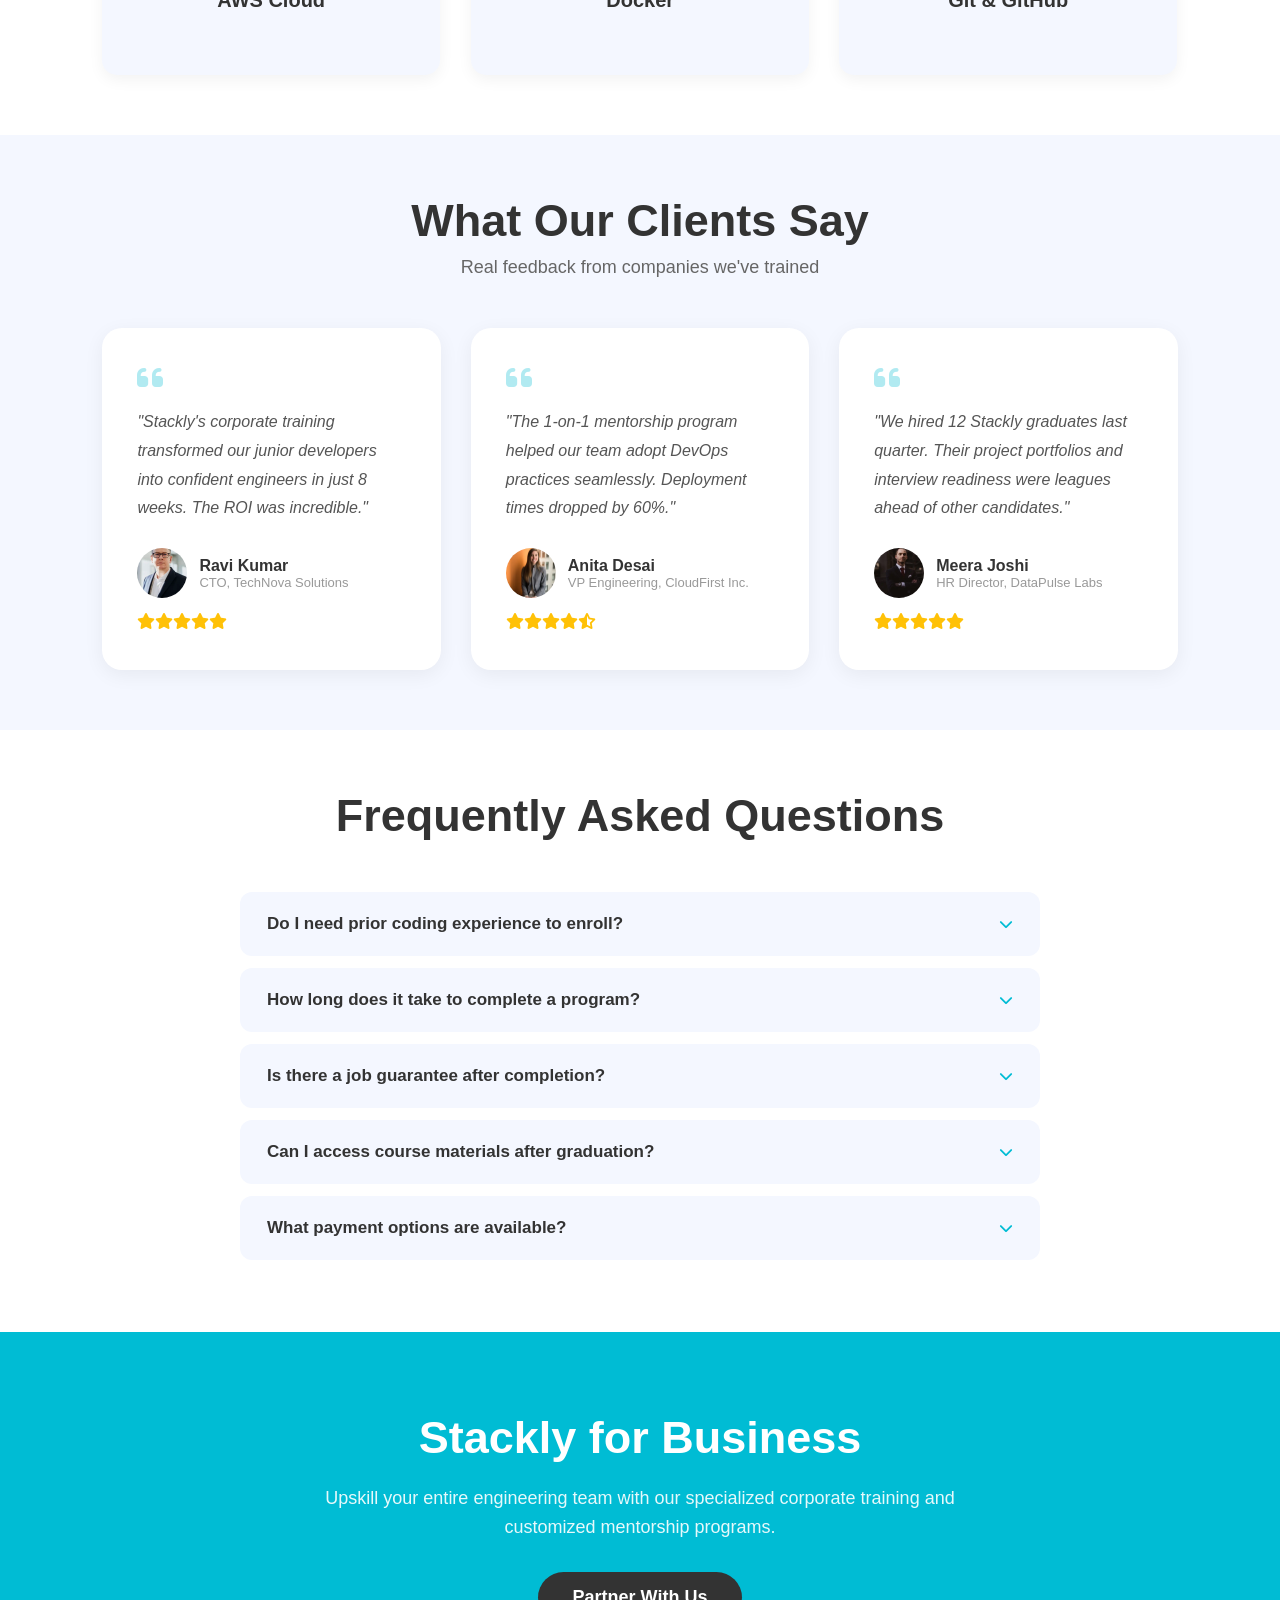
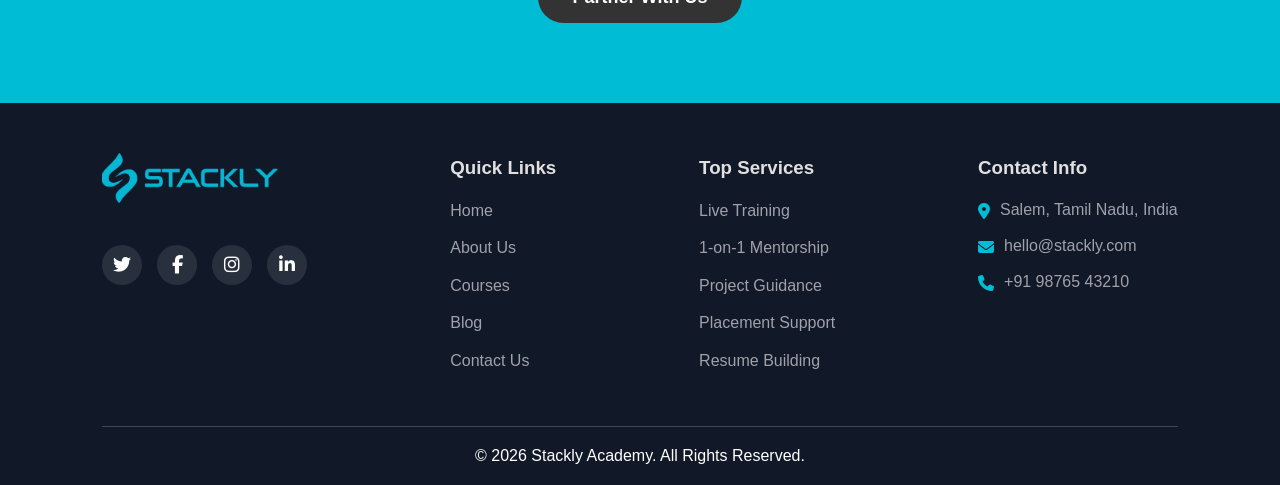
<file: services.html>
<!DOCTYPE html>
<html lang="en">
<head>
  <meta charset="UTF-8">
  <meta name="viewport" content="width=device-width, initial-scale=1.0">
  <title>Services</title>

  <link rel="stylesheet" href="navbar.css">
  <link rel="stylesheet" href="footer.css">
  <link rel="stylesheet" href="services.css">
  <link href="https://unpkg.com/aos@2.3.1/dist/aos.css" rel="stylesheet">
  <link rel="stylesheet" href="https://cdnjs.cloudflare.com/ajax/libs/font-awesome/6.5.1/css/all.min.css"/>
</head>
<body>

<div id="navbar"></div>

<section class="cover-hero" style="background: linear-gradient(rgba(0,0,0,0.5), rgba(0,0,0,0.5)), url('assets/hero-5.webp'); background-size: cover; background-position: center;">
  <div class="cover-content">
    <h1>Our Services</h1>
    <p>Empower Your Journey with Expert Solutions</p>
  </div>
</section>

<section class="services">

  <div class="service-boxes">
    <div class="service" data-aos="fade-up" data-aos-delay="100">
      <i class="fa-solid fa-chalkboard-user"></i>
      <h2>Live Training</h2>
      <p>Interactive online classes with mentors.</p>
    </div>

    <div class="service" data-aos="fade-up" data-aos-delay="200">
      <i class="fa-solid fa-briefcase"></i>
      <h2>Placement Support</h2>
      <p>Career guidance and interview preparation.</p>
    </div>

    <div class="service" data-aos="fade-up" data-aos-delay="300">
      <i class="fa-solid fa-laptop-file"></i>
      <h2>Project Guidance</h2>
      <p>Real-world projects and portfolio building.</p>
    </div>
    <div class="service" data-aos="fade-up" data-aos-delay="400">
      <i class="fa-solid fa-code-commit"></i>
      <h2>Code Review</h2>
      <p>Get your code reviewed by industry experts.</p>
    </div>

    <div class="service" data-aos="fade-up" data-aos-delay="500">
      <i class="fa-solid fa-file-lines"></i>
      <h2>Resume Building</h2>
      <p>Professional help to craft the perfect resume.</p>
    </div>

    <div class="service" data-aos="fade-up" data-aos-delay="600">
      <i class="fa-solid fa-person-chalkboard"></i>
      <h2>1-on-1 Mentorship</h2>
      <p>Personalized guidance for your career growth.</p>
    </div>
</section>

<section class="benefits-section">
  <div class="benefits-content" data-aos="fade-right">
    <h2>Why Invest in Your Career With Us?</h2>
    <p>Our comprehensive services are designed to give you a competitive edge in the tech industry. From personalized learning to career support, we ensure you have everything needed to succeed.</p>
    <ul class="benefits-list">
      <li data-aos="fade-left" data-aos-delay="100"><i class="fa-solid fa-check"></i> Industry-vetted curriculum</li>
      <li data-aos="fade-left" data-aos-delay="200"><i class="fa-solid fa-check"></i> Dedicated career coaches</li>
      <li data-aos="fade-left" data-aos-delay="300"><i class="fa-solid fa-check"></i> Lifetime access to resources</li>
      <li data-aos="fade-left" data-aos-delay="400"><i class="fa-solid fa-check"></i> Exclusive alumni network</li>
      <li data-aos="fade-left" data-aos-delay="500"><i class="fa-solid fa-check"></i> Real-time doubt resolution</li>
      <li data-aos="fade-left" data-aos-delay="600"><i class="fa-solid fa-check"></i> Hands-on capstone projects</li>
    </ul>
  </div>
</section>

<section class="how-it-works">
  <h2 data-aos="fade-up">How It Works</h2>
  <div class="steps-container">
    <div class="step" data-aos="zoom-in" data-aos-delay="200">
      <div class="step-number">1</div>
      <h3>Enroll</h3>
      <p>Choose your preferred service or course and register online.</p>
    </div>
    <div class="step" data-aos="zoom-in" data-aos-delay="400">
      <div class="step-number">2</div>
      <h3>Learn</h3>
      <p>Attend live sessions, watch videos, and complete assignments.</p>
    </div>
    <div class="step" data-aos="zoom-in" data-aos-delay="600">
      <div class="step-number">3</div>
      <h3>Get Certified</h3>
      <p>Receive your certificate and get placement assistance.</p>
    </div>
  </div>
</section>

<section class="service-impact">
  <h2 data-aos="fade-up">Our Impact in Numbers</h2>
  <div class="impact-grid">
    <div class="impact-card" data-aos="zoom-in" data-aos-delay="100">
      <h3>95%</h3>
      <p>Placement Success Rate</p>
    </div>
    <div class="impact-card" data-aos="zoom-in" data-aos-delay="200">
      <h3>10k+</h3>
      <p>Code Reviews Completed</p>
    </div>
    <div class="impact-card" data-aos="zoom-in" data-aos-delay="300">
      <h3>5k+</h3>
      <p>Resumes Optimized</p>
    </div>
  </div>
</section>

<!-- Tools & Technologies - Flip Cards -->
<section class="tools-section">
  <h2 data-aos="fade-up">Tools & Technologies We Teach</h2>
  <p class="tools-sub" data-aos="fade-up" data-aos-delay="100">Industry-standard tech stack powering modern applications</p>
  <div class="tools-grid">
    <div class="flip-card" data-aos="flip-left" data-aos-delay="100">
      <div class="flip-card-inner">
        <div class="flip-card-front">
          <i class="fa-brands fa-react"></i>
          <h3>React.js</h3>
        </div>
        <div class="flip-card-back">
          <h3>React.js</h3>
          <p>Build dynamic, high-performance UIs with component-based architecture and hooks.</p>
        </div>
      </div>
    </div>
    <div class="flip-card" data-aos="flip-left" data-aos-delay="200">
      <div class="flip-card-inner">
        <div class="flip-card-front">
          <i class="fa-brands fa-node-js"></i>
          <h3>Node.js</h3>
        </div>
        <div class="flip-card-back">
          <h3>Node.js</h3>
          <p>Server-side JavaScript for scalable APIs, microservices, and real-time apps.</p>
        </div>
      </div>
    </div>
    <div class="flip-card" data-aos="flip-left" data-aos-delay="300">
      <div class="flip-card-inner">
        <div class="flip-card-front">
          <i class="fa-brands fa-python"></i>
          <h3>Python</h3>
        </div>
        <div class="flip-card-back">
          <h3>Python</h3>
          <p>Data science, ML models, automation scripts, and backend development with Django/Flask.</p>
        </div>
      </div>
    </div>
    <div class="flip-card" data-aos="flip-left" data-aos-delay="400">
      <div class="flip-card-inner">
        <div class="flip-card-front">
          <i class="fa-brands fa-aws"></i>
          <h3>AWS Cloud</h3>
        </div>
        <div class="flip-card-back">
          <h3>AWS Cloud</h3>
          <p>Deploy, scale, and manage applications with EC2, S3, Lambda, and more.</p>
        </div>
      </div>
    </div>
    <div class="flip-card" data-aos="flip-left" data-aos-delay="500">
      <div class="flip-card-inner">
        <div class="flip-card-front">
          <i class="fa-brands fa-docker"></i>
          <h3>Docker</h3>
        </div>
        <div class="flip-card-back">
          <h3>Docker</h3>
          <p>Containerize applications for consistent environments across dev, staging, and production.</p>
        </div>
      </div>
    </div>
    <div class="flip-card" data-aos="flip-left" data-aos-delay="600">
      <div class="flip-card-inner">
        <div class="flip-card-front">
          <i class="fa-brands fa-git-alt"></i>
          <h3>Git & GitHub</h3>
        </div>
        <div class="flip-card-back">
          <h3>Git & GitHub</h3>
          <p>Version control, branching strategies, pull requests, and collaborative workflows.</p>
        </div>
      </div>
    </div>
  </div>
</section>

<!-- Client Testimonials - Typewriter style -->
<section class="client-testimonials">
  <h2 data-aos="fade-up">What Our Clients Say</h2>
  <p class="testimonials-sub" data-aos="fade-up" data-aos-delay="100">Real feedback from companies we've trained</p>
  <div class="testimonial-cards">
    <div class="testimonial-card" data-aos="fade-up" data-aos-delay="200">
      <div class="testimonial-quote"><i class="fa-solid fa-quote-left"></i></div>
      <p>"Stackly's corporate training transformed our junior developers into confident engineers in just 8 weeks. The ROI was incredible."</p>
      <div class="testimonial-author">
        <img src="assets/instructor-1.webp" alt="Ravi Kumar">
        <div>
          <strong>Ravi Kumar</strong>
          <span>CTO, TechNova Solutions</span>
        </div>
      </div>
      <div class="testimonial-rating">
        <i class="fa-solid fa-star"></i><i class="fa-solid fa-star"></i><i class="fa-solid fa-star"></i><i class="fa-solid fa-star"></i><i class="fa-solid fa-star"></i>
      </div>
    </div>
    <div class="testimonial-card" data-aos="fade-up" data-aos-delay="300">
      <div class="testimonial-quote"><i class="fa-solid fa-quote-left"></i></div>
      <p>"The 1-on-1 mentorship program helped our team adopt DevOps practices seamlessly. Deployment times dropped by 60%."</p>
      <div class="testimonial-author">
        <img src="assets/instructor-2.webp" alt="Anita Desai">
        <div>
          <strong>Anita Desai</strong>
          <span>VP Engineering, CloudFirst Inc.</span>
        </div>
      </div>
      <div class="testimonial-rating">
        <i class="fa-solid fa-star"></i><i class="fa-solid fa-star"></i><i class="fa-solid fa-star"></i><i class="fa-solid fa-star"></i><i class="fa-solid fa-star-half-stroke"></i>
      </div>
    </div>
    <div class="testimonial-card" data-aos="fade-up" data-aos-delay="400">
      <div class="testimonial-quote"><i class="fa-solid fa-quote-left"></i></div>
      <p>"We hired 12 Stackly graduates last quarter. Their project portfolios and interview readiness were leagues ahead of other candidates."</p>
      <div class="testimonial-author">
        <img src="assets/instructor-3.webp" alt="Meera Joshi">
        <div>
          <strong>Meera Joshi</strong>
          <span>HR Director, DataPulse Labs</span>
        </div>
      </div>
      <div class="testimonial-rating">
        <i class="fa-solid fa-star"></i><i class="fa-solid fa-star"></i><i class="fa-solid fa-star"></i><i class="fa-solid fa-star"></i><i class="fa-solid fa-star"></i>
      </div>
    </div>
  </div>
</section>

<!-- FAQ Accordion -->
<section class="faq-section">
  <h2 data-aos="fade-up">Frequently Asked Questions</h2>
  <div class="faq-container" data-aos="fade-up" data-aos-delay="200">
    <div class="faq-item">
      <div class="faq-question" onclick="toggleFaq(this)">
        <span>Do I need prior coding experience to enroll?</span>
        <i class="fa-solid fa-chevron-down"></i>
      </div>
      <div class="faq-answer">
        <p>Not at all! Our beginner-friendly courses start from scratch. We guide you from writing your first "Hello World" to building full-stack production applications.</p>
      </div>
    </div>
    <div class="faq-item">
      <div class="faq-question" onclick="toggleFaq(this)">
        <span>How long does it take to complete a program?</span>
        <i class="fa-solid fa-chevron-down"></i>
      </div>
      <div class="faq-answer">
        <p>Program durations vary from 4 weeks (crash courses) to 6 months (full-stack bootcamps). Each program includes flexible scheduling to accommodate working professionals.</p>
      </div>
    </div>
    <div class="faq-item">
      <div class="faq-question" onclick="toggleFaq(this)">
        <span>Is there a job guarantee after completion?</span>
        <i class="fa-solid fa-chevron-down"></i>
      </div>
      <div class="faq-answer">
        <p>We offer placement assistance with a 95% success rate. Our dedicated career coaches provide resume reviews, mock interviews, and direct referrals to our 200+ hiring partners.</p>
      </div>
    </div>
    <div class="faq-item">
      <div class="faq-question" onclick="toggleFaq(this)">
        <span>Can I access course materials after graduation?</span>
        <i class="fa-solid fa-chevron-down"></i>
      </div>
      <div class="faq-answer">
        <p>Absolutely! You get lifetime access to all course recordings, notes, and updated materials. Plus, our alumni community provides ongoing support and networking opportunities.</p>
      </div>
    </div>
    <div class="faq-item">
      <div class="faq-question" onclick="toggleFaq(this)">
        <span>What payment options are available?</span>
        <i class="fa-solid fa-chevron-down"></i>
      </div>
      <div class="faq-answer">
        <p>We accept credit/debit cards, UPI, net banking, and offer EMI plans starting at ₹2,999/month. Scholarships are available for meritorious students and underrepresented groups.</p>
      </div>
    </div>
  </div>
</section>

<section class="enterprise-solutions" data-aos="fade-up">
  <div class="enterprise-content">
    <h2>Stackly for Business</h2>
    <p>Upskill your entire engineering team with our specialized corporate training and customized mentorship programs.</p>
    <a href="contact.html" class="enterprise-btn">Partner With Us</a>
  </div>
</section>

<div id="footer"></div>

<script>
fetch("navbar.html")
.then(res => res.text())
.then(data => {
  document.getElementById("navbar").innerHTML = data;
  const currentPath = window.location.pathname.split("/").pop() || "index.html";
  document.querySelectorAll(".nav-links a").forEach(link => {
    if (link.getAttribute("href") === currentPath) {
      link.classList.add("active");
    }
  });
  const menuIcon = document.querySelector(".menu-icon");
  const navLinks = document.querySelector(".nav-links");
  if (menuIcon && navLinks) {
    menuIcon.addEventListener("click", () => {
      navLinks.classList.toggle("active-menu");
    });
  }
  const closeIcon = document.querySelector(".close-icon");
  if (closeIcon && navLinks) {
    closeIcon.addEventListener("click", () => {
      navLinks.classList.remove("active-menu");
    });
  }
});

fetch("footer.html")
.then(res => res.text())
.then(data => {
  document.getElementById("footer").innerHTML = data;
  let currentPath = window.location.pathname.split("/").pop();
  if (currentPath === "" || currentPath === "/") currentPath = "index.html";
  const quickLinks = document.querySelectorAll('.footer-col:nth-child(2) li a');
  quickLinks.forEach(link => {
    if (link.getAttribute('href') === currentPath) {
      link.parentElement.style.display = 'none';
    }
  });
});
</script>

<script src="https://unpkg.com/aos@2.3.1/dist/aos.js"></script>
<script>
  AOS.init({
    once: true,
    offset: 100,
  });

  function toggleFaq(element) {
    const faqItem = element.parentElement;
    const isActive = faqItem.classList.contains('active');
    document.querySelectorAll('.faq-item').forEach(item => item.classList.remove('active'));
    if (!isActive) {
      faqItem.classList.add('active');
    }
  }
</script>

</body>
</html>
</file>
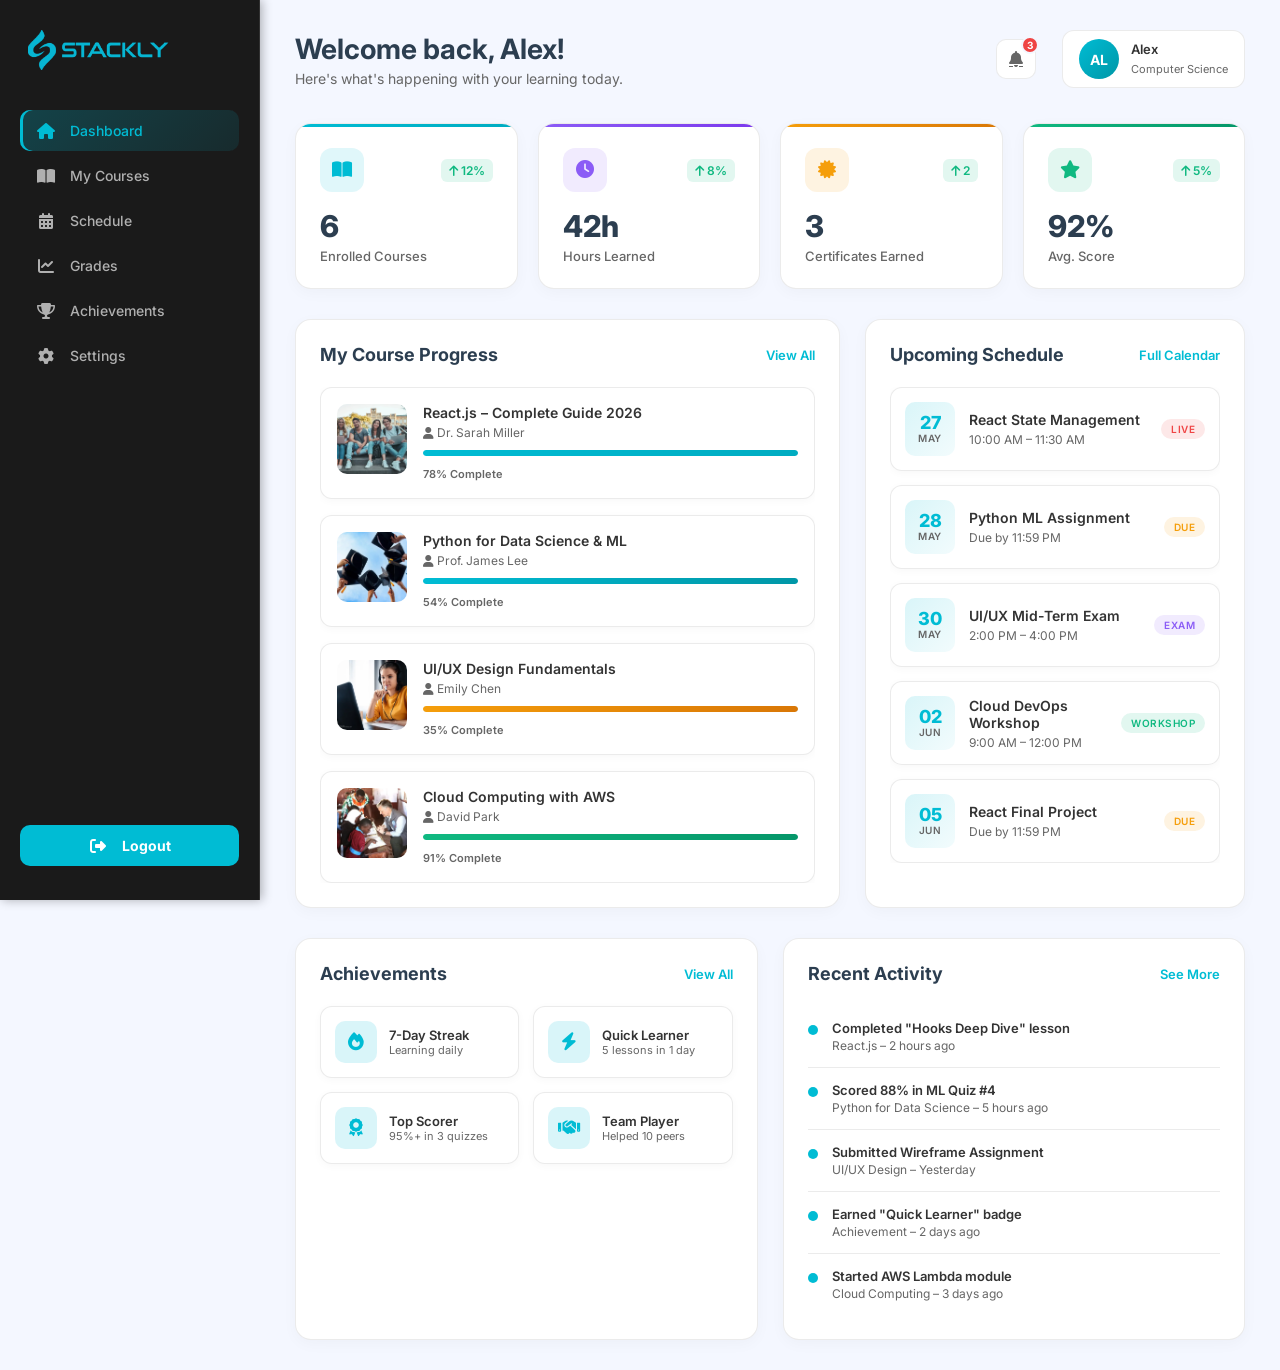
<file: studentdashboard.html>
<!DOCTYPE html>
<html lang="en">
<head>
  <meta charset="UTF-8">
  <meta name="viewport" content="width=device-width, initial-scale=1.0">
  <title>Stackly Academy – Student Dashboard</title>
  <meta name="description" content="Your personalized learning hub. Track courses, grades, and upcoming classes.">
  <link rel="stylesheet" href="https://cdnjs.cloudflare.com/ajax/libs/font-awesome/6.5.1/css/all.min.css">
  <link rel="stylesheet" href="studentdashboard.css">
</head>
<body>

  <!-- Sidebar Overlay (mobile) -->
  <div class="sidebar-overlay" id="sidebarOverlay"></div>

  <!-- Sidebar -->
  <aside class="sidebar" id="sidebar">
    <button class="sidebar-close" id="sidebarClose"><i class="fa-solid fa-xmark"></i></button>
    <div class="sidebar-logo">
      <img src="assets/logo.webp" alt="Stackly Logo">
    </div>

    <ul class="sidebar-nav">
      <li><a href="#" class="active" data-section="dashboard"><i class="fa-solid fa-house"></i> Dashboard</a></li>
      <li><a href="#" data-section="courses"><i class="fa-solid fa-book-open"></i> My Courses</a></li>
      <li><a href="#" data-section="schedule"><i class="fa-solid fa-calendar-days"></i> Schedule</a></li>
      <li><a href="#" data-section="grades"><i class="fa-solid fa-chart-line"></i> Grades</a></li>
      <li><a href="#" data-section="achievements"><i class="fa-solid fa-trophy"></i> Achievements</a></li>
      <li><a href="#" data-section="settings"><i class="fa-solid fa-gear"></i> Settings</a></li>
      <li class="logout-item"><a href="login.html" class="logout-btn"><i class="fa-solid fa-right-from-bracket"></i> Logout</a></li>
    </ul>


  </aside>

  <!-- Main Content -->
  <div class="main-content">

    <div class="mobile-header">
      <img src="assets/logo.webp" alt="Stackly Logo">
      <div class="mobile-menu-btn" id="mobileMenuBtn">
        <i class="fa-solid fa-bars"></i>
      </div>
    </div>

    <!-- Top Bar -->
    <div class="topbar">
      <div class="topbar-left">
        <h1 id="page-title">Welcome back, Alex!</h1>
        <p id="page-subtitle">Here's what's happening with your learning today.</p>
      </div>
      <div class="topbar-right">

        <a href="404.html" class="topbar-icon" id="notif-btn">
          <i class="fa-solid fa-bell"></i>
          <span class="badge">3</span>
        </a>
        <div class="topbar-user" id="topbar-user">
          <div class="topbar-user-avatar" id="topbar-avatar">AJ</div>
          <div class="topbar-user-info">
            <h4 id="topbar-name">Alex Johnson</h4>
            <span>Computer Science</span>
          </div>
        </div>
      </div>
    </div>

    <!-- ======== DASHBOARD SECTION ======== -->
    <div class="content-section active" id="section-dashboard">

    <!-- Stats -->
    <div class="stats-grid">
      <div class="stat-card">
        <div class="stat-card-header">
          <div class="stat-icon"><i class="fa-solid fa-book-open"></i></div>
          <span class="stat-trend up"><i class="fa-solid fa-arrow-up"></i> 12%</span>
        </div>
        <h3>6</h3>
        <p>Enrolled Courses</p>
      </div>
      <div class="stat-card">
        <div class="stat-card-header">
          <div class="stat-icon"><i class="fa-solid fa-clock"></i></div>
          <span class="stat-trend up"><i class="fa-solid fa-arrow-up"></i> 8%</span>
        </div>
        <h3>42h</h3>
        <p>Hours Learned</p>
      </div>
      <div class="stat-card">
        <div class="stat-card-header">
          <div class="stat-icon"><i class="fa-solid fa-certificate"></i></div>
          <span class="stat-trend up"><i class="fa-solid fa-arrow-up"></i> 2</span>
        </div>
        <h3>3</h3>
        <p>Certificates Earned</p>
      </div>
      <div class="stat-card">
        <div class="stat-card-header">
          <div class="stat-icon"><i class="fa-solid fa-star"></i></div>
          <span class="stat-trend up"><i class="fa-solid fa-arrow-up"></i> 5%</span>
        </div>
        <h3>92%</h3>
        <p>Avg. Score</p>
      </div>
    </div>

    <!-- Mid Grid: Courses + Schedule -->
    <div class="dashboard-grid">

      <!-- Course Progress -->
      <div class="card">
        <div class="card-header">
          <h3>My Course Progress</h3>
          <a href="404.html">View All</a>
        </div>
        <div class="course-list">

          <div class="course-item">
            <img src="assets/edu_img_5.webp" alt="React" class="course-thumb">
            <div class="course-info">
              <h4>React.js – Complete Guide 2026</h4>
              <p class="course-instructor"><i class="fa-solid fa-user"></i> Dr. Sarah Miller</p>
              <div class="course-progress-bar"><div class="course-progress-fill" style="width:78%"></div></div>
              <span class="course-progress-text">78% Complete</span>
            </div>
          </div>

          <div class="course-item">
            <img src="assets/edu_img_6.webp" alt="Python" class="course-thumb">
            <div class="course-info">
              <h4>Python for Data Science & ML</h4>
              <p class="course-instructor"><i class="fa-solid fa-user"></i> Prof. James Lee</p>
              <div class="course-progress-bar"><div class="course-progress-fill purple" style="width:54%"></div></div>
              <span class="course-progress-text">54% Complete</span>
            </div>
          </div>

          <div class="course-item">
            <img src="assets/edu_img_7.webp" alt="UI/UX" class="course-thumb">
            <div class="course-info">
              <h4>UI/UX Design Fundamentals</h4>
              <p class="course-instructor"><i class="fa-solid fa-user"></i> Emily Chen</p>
              <div class="course-progress-bar"><div class="course-progress-fill amber" style="width:35%"></div></div>
              <span class="course-progress-text">35% Complete</span>
            </div>
          </div>

          <div class="course-item">
            <img src="assets/edu_img_8.webp" alt="Cloud" class="course-thumb">
            <div class="course-info">
              <h4>Cloud Computing with AWS</h4>
              <p class="course-instructor"><i class="fa-solid fa-user"></i> David Park</p>
              <div class="course-progress-bar"><div class="course-progress-fill green" style="width:91%"></div></div>
              <span class="course-progress-text">91% Complete</span>
            </div>
          </div>

        </div>
      </div>

      <!-- Upcoming Schedule -->
      <div class="card">
        <div class="card-header">
          <h3>Upcoming Schedule</h3>
          <a href="404.html">Full Calendar</a>
        </div>
        <div class="schedule-list">

          <div class="schedule-item">
            <div class="schedule-date">
              <span class="day">27</span>
              <span class="month">May</span>
            </div>
            <div class="schedule-info">
              <h4>React State Management</h4>
              <p>10:00 AM – 11:30 AM</p>
            </div>
            <span class="schedule-tag live">Live</span>
          </div>

          <div class="schedule-item">
            <div class="schedule-date">
              <span class="day">28</span>
              <span class="month">May</span>
            </div>
            <div class="schedule-info">
              <h4>Python ML Assignment</h4>
              <p>Due by 11:59 PM</p>
            </div>
            <span class="schedule-tag assignment">Due</span>
          </div>

          <div class="schedule-item">
            <div class="schedule-date">
              <span class="day">30</span>
              <span class="month">May</span>
            </div>
            <div class="schedule-info">
              <h4>UI/UX Mid-Term Exam</h4>
              <p>2:00 PM – 4:00 PM</p>
            </div>
            <span class="schedule-tag exam">Exam</span>
          </div>

          <div class="schedule-item">
            <div class="schedule-date">
              <span class="day">02</span>
              <span class="month">Jun</span>
            </div>
            <div class="schedule-info">
              <h4>Cloud DevOps Workshop</h4>
              <p>9:00 AM – 12:00 PM</p>
            </div>
            <span class="schedule-tag workshop">Workshop</span>
          </div>

          <div class="schedule-item">
            <div class="schedule-date">
              <span class="day">05</span>
              <span class="month">Jun</span>
            </div>
            <div class="schedule-info">
              <h4>React Final Project</h4>
              <p>Due by 11:59 PM</p>
            </div>
            <span class="schedule-tag assignment">Due</span>
          </div>

        </div>
      </div>
    </div>

    <!-- Bottom Grid: Achievements + Activity -->
    <div class="bottom-grid">

      <!-- Achievements -->
      <div class="card">
        <div class="card-header">
          <h3>Achievements</h3>
          <a href="404.html">View All</a>
        </div>
        <div class="achievement-grid">
          <div class="achievement-item">
            <div class="achievement-icon gold"><i class="fa-solid fa-fire"></i></div>
            <div class="achievement-info">
              <h4>7-Day Streak</h4>
              <p>Learning daily</p>
            </div>
          </div>
          <div class="achievement-item">
            <div class="achievement-icon teal"><i class="fa-solid fa-bolt"></i></div>
            <div class="achievement-info">
              <h4>Quick Learner</h4>
              <p>5 lessons in 1 day</p>
            </div>
          </div>
          <div class="achievement-item">
            <div class="achievement-icon purple"><i class="fa-solid fa-award"></i></div>
            <div class="achievement-info">
              <h4>Top Scorer</h4>
              <p>95%+ in 3 quizzes</p>
            </div>
          </div>
          <div class="achievement-item">
            <div class="achievement-icon green"><i class="fa-solid fa-handshake"></i></div>
            <div class="achievement-info">
              <h4>Team Player</h4>
              <p>Helped 10 peers</p>
            </div>
          </div>
        </div>
      </div>

      <!-- Recent Activity -->
      <div class="card">
        <div class="card-header">
          <h3>Recent Activity</h3>
          <a href="404.html">See More</a>
        </div>
        <div class="activity-list">
          <div class="activity-item">
            <div class="activity-dot teal"></div>
            <div class="activity-info">
              <h4>Completed "Hooks Deep Dive" lesson</h4>
              <p>React.js – 2 hours ago</p>
            </div>
          </div>
          <div class="activity-item">
            <div class="activity-dot purple"></div>
            <div class="activity-info">
              <h4>Scored 88% in ML Quiz #4</h4>
              <p>Python for Data Science – 5 hours ago</p>
            </div>
          </div>
          <div class="activity-item">
            <div class="activity-dot amber"></div>
            <div class="activity-info">
              <h4>Submitted Wireframe Assignment</h4>
              <p>UI/UX Design – Yesterday</p>
            </div>
          </div>
          <div class="activity-item">
            <div class="activity-dot green"></div>
            <div class="activity-info">
              <h4>Earned "Quick Learner" badge</h4>
              <p>Achievement – 2 days ago</p>
            </div>
          </div>
          <div class="activity-item">
            <div class="activity-dot teal"></div>
            <div class="activity-info">
              <h4>Started AWS Lambda module</h4>
              <p>Cloud Computing – 3 days ago</p>
            </div>
          </div>
        </div>
      </div>

    </div>

    </div><!-- end section-dashboard -->

    <!-- ======== MY COURSES SECTION ======== -->
    <div class="content-section" id="section-courses">
      <div class="card" style="margin-bottom:30px;">
        <div class="card-header"><h3>All Enrolled Courses</h3><span class="card-link">6 Courses</span></div>
        <div class="course-list">
          <div class="course-item">
            <img src="assets/edu_img_5.webp" alt="React" class="course-thumb">
            <div class="course-info">
              <h4>React.js – Complete Guide 2026</h4>
              <p class="course-instructor"><i class="fa-solid fa-user"></i> Dr. Sarah Miller</p>
              <div class="course-progress-bar"><div class="course-progress-fill" style="width:78%"></div></div>
              <span class="course-progress-text">78% Complete</span>
            </div>
          </div>
          <div class="course-item">
            <img src="assets/edu_img_6.webp" alt="Python" class="course-thumb">
            <div class="course-info">
              <h4>Python for Data Science & ML</h4>
              <p class="course-instructor"><i class="fa-solid fa-user"></i> Prof. James Lee</p>
              <div class="course-progress-bar"><div class="course-progress-fill purple" style="width:54%"></div></div>
              <span class="course-progress-text">54% Complete</span>
            </div>
          </div>
          <div class="course-item">
            <img src="assets/edu_img_7.webp" alt="UI/UX" class="course-thumb">
            <div class="course-info">
              <h4>UI/UX Design Fundamentals</h4>
              <p class="course-instructor"><i class="fa-solid fa-user"></i> Emily Chen</p>
              <div class="course-progress-bar"><div class="course-progress-fill amber" style="width:35%"></div></div>
              <span class="course-progress-text">35% Complete</span>
            </div>
          </div>
          <div class="course-item">
            <img src="assets/edu_img_8.webp" alt="Cloud" class="course-thumb">
            <div class="course-info">
              <h4>Cloud Computing with AWS</h4>
              <p class="course-instructor"><i class="fa-solid fa-user"></i> David Park</p>
              <div class="course-progress-bar"><div class="course-progress-fill green" style="width:91%"></div></div>
              <span class="course-progress-text">91% Complete</span>
            </div>
          </div>
          <div class="course-item">
            <img src="assets/edu_img_5.webp" alt="JavaScript" class="course-thumb">
            <div class="course-info">
              <h4>Advanced JavaScript Patterns</h4>
              <p class="course-instructor"><i class="fa-solid fa-user"></i> Dr. Sarah Miller</p>
              <div class="course-progress-bar"><div class="course-progress-fill" style="width:12%"></div></div>
              <span class="course-progress-text">12% Complete</span>
            </div>
          </div>
          <div class="course-item">
            <img src="assets/edu_img_6.webp" alt="Cybersecurity" class="course-thumb">
            <div class="course-info">
              <h4>Cybersecurity Essentials</h4>
              <p class="course-instructor"><i class="fa-solid fa-user"></i> Dr. Kavitha Rajan</p>
              <div class="course-progress-bar"><div class="course-progress-fill purple" style="width:68%"></div></div>
              <span class="course-progress-text">68% Complete</span>
            </div>
          </div>
        </div>
      </div>
    </div>

    <!-- ======== SCHEDULE SECTION ======== -->
    <div class="content-section" id="section-schedule">
      <div class="card" style="margin-bottom:30px;">
        <div class="card-header"><h3>This Week's Schedule</h3><span class="card-link">May 26 – Jun 01</span></div>
        <div class="schedule-list">
          <div class="schedule-item">
            <div class="schedule-date"><span class="day">27</span><span class="month">May</span></div>
            <div class="schedule-info"><h4>React State Management</h4><p>10:00 AM – 11:30 AM</p></div>
            <span class="schedule-tag live">Live</span>
          </div>
          <div class="schedule-item">
            <div class="schedule-date"><span class="day">28</span><span class="month">May</span></div>
            <div class="schedule-info"><h4>Python ML Assignment</h4><p>Due by 11:59 PM</p></div>
            <span class="schedule-tag assignment">Due</span>
          </div>
          <div class="schedule-item">
            <div class="schedule-date"><span class="day">29</span><span class="month">May</span></div>
            <div class="schedule-info"><h4>AWS VPC Lab Session</h4><p>3:00 PM – 5:00 PM</p></div>
            <span class="schedule-tag workshop">Lab</span>
          </div>
          <div class="schedule-item">
            <div class="schedule-date"><span class="day">30</span><span class="month">May</span></div>
            <div class="schedule-info"><h4>UI/UX Mid-Term Exam</h4><p>2:00 PM – 4:00 PM</p></div>
            <span class="schedule-tag exam">Exam</span>
          </div>
          <div class="schedule-item">
            <div class="schedule-date"><span class="day">31</span><span class="month">May</span></div>
            <div class="schedule-info"><h4>JavaScript Closures Deep Dive</h4><p>11:00 AM – 12:30 PM</p></div>
            <span class="schedule-tag live">Live</span>
          </div>
        </div>
      </div>
      <div class="card">
        <div class="card-header"><h3>Upcoming Deadlines</h3></div>
        <div class="schedule-list">
          <div class="schedule-item">
            <div class="schedule-date"><span class="day">02</span><span class="month">Jun</span></div>
            <div class="schedule-info"><h4>Cloud DevOps Workshop</h4><p>9:00 AM – 12:00 PM</p></div>
            <span class="schedule-tag workshop">Workshop</span>
          </div>
          <div class="schedule-item">
            <div class="schedule-date"><span class="day">05</span><span class="month">Jun</span></div>
            <div class="schedule-info"><h4>React Final Project</h4><p>Due by 11:59 PM</p></div>
            <span class="schedule-tag assignment">Due</span>
          </div>
          <div class="schedule-item">
            <div class="schedule-date"><span class="day">10</span><span class="month">Jun</span></div>
            <div class="schedule-info"><h4>Python Final Exam</h4><p>10:00 AM – 1:00 PM</p></div>
            <span class="schedule-tag exam">Exam</span>
          </div>
        </div>
      </div>
    </div>

    <!-- ======== GRADES SECTION ======== -->
    <div class="content-section" id="section-grades">
      <div class="stats-grid">
        <div class="stat-card"><div class="stat-card-header"><div class="stat-icon"><i class="fa-solid fa-star"></i></div><span class="stat-trend up"><i class="fa-solid fa-arrow-up"></i> 5%</span></div><h3>92%</h3><p>Overall Average</p></div>
        <div class="stat-card"><div class="stat-card-header"><div class="stat-icon"><i class="fa-solid fa-ranking-star"></i></div></div><h3>Top 8%</h3><p>Class Ranking</p></div>
        <div class="stat-card"><div class="stat-card-header"><div class="stat-icon"><i class="fa-solid fa-clipboard-check"></i></div></div><h3>18/20</h3><p>Assignments Completed</p></div>
        <div class="stat-card"><div class="stat-card-header"><div class="stat-icon"><i class="fa-solid fa-circle-check"></i></div></div><h3>12/14</h3><p>Quizzes Passed</p></div>
      </div>
      <div class="card" style="margin-top:30px;">
        <div class="card-header"><h3>Course-wise Grades</h3></div>
        <table class="enrollments-table">
          <thead><tr><th>Course</th><th>Assignments</th><th>Quizzes</th><th>Mid-Term</th><th>Overall</th></tr></thead>
          <tbody>
            <tr><td>React.js – Complete Guide</td><td>95%</td><td>88%</td><td>92%</td><td><span class="status-badge active">A+</span></td></tr>
            <tr><td>Python for Data Science & ML</td><td>88%</td><td>82%</td><td>85%</td><td><span class="status-badge active">A</span></td></tr>
            <tr><td>UI/UX Design Fundamentals</td><td>90%</td><td>94%</td><td>–</td><td><span class="status-badge pending">In Progress</span></td></tr>
            <tr><td>Cloud Computing with AWS</td><td>96%</td><td>91%</td><td>94%</td><td><span class="status-badge active">A+</span></td></tr>
            <tr><td>Advanced JavaScript Patterns</td><td>–</td><td>–</td><td>–</td><td><span class="status-badge pending">Just Started</span></td></tr>
            <tr><td>Cybersecurity Essentials</td><td>85%</td><td>78%</td><td>80%</td><td><span class="status-badge active">B+</span></td></tr>
          </tbody>
        </table>
      </div>
    </div>

    <!-- ======== ACHIEVEMENTS SECTION ======== -->
    <div class="content-section" id="section-achievements">
      <div class="stats-grid">
        <div class="stat-card"><div class="stat-card-header"><div class="stat-icon"><i class="fa-solid fa-trophy"></i></div></div><h3>8</h3><p>Total Badges</p></div>
        <div class="stat-card"><div class="stat-card-header"><div class="stat-icon"><i class="fa-solid fa-fire"></i></div></div><h3>7 Days</h3><p>Current Streak</p></div>
        <div class="stat-card"><div class="stat-card-header"><div class="stat-icon"><i class="fa-solid fa-certificate"></i></div></div><h3>3</h3><p>Certificates</p></div>
        <div class="stat-card"><div class="stat-card-header"><div class="stat-icon"><i class="fa-solid fa-medal"></i></div></div><h3>Top 8%</h3><p>Leaderboard</p></div>
      </div>
      <div class="card" style="margin-top:30px;">
        <div class="card-header"><h3>All Badges</h3></div>
        <div class="achievement-grid">
          <div class="achievement-item"><div class="achievement-icon gold"><i class="fa-solid fa-fire"></i></div><div class="achievement-info"><h4>7-Day Streak</h4><p>Learning daily for a week</p></div></div>
          <div class="achievement-item"><div class="achievement-icon teal"><i class="fa-solid fa-bolt"></i></div><div class="achievement-info"><h4>Quick Learner</h4><p>5 lessons in 1 day</p></div></div>
          <div class="achievement-item"><div class="achievement-icon purple"><i class="fa-solid fa-award"></i></div><div class="achievement-info"><h4>Top Scorer</h4><p>95%+ in 3 quizzes</p></div></div>
          <div class="achievement-item"><div class="achievement-icon green"><i class="fa-solid fa-handshake"></i></div><div class="achievement-info"><h4>Team Player</h4><p>Helped 10 peers</p></div></div>
          <div class="achievement-item"><div class="achievement-icon gold"><i class="fa-solid fa-graduation-cap"></i></div><div class="achievement-info"><h4>First Certificate</h4><p>Completed first course</p></div></div>
          <div class="achievement-item"><div class="achievement-icon teal"><i class="fa-solid fa-clock"></i></div><div class="achievement-info"><h4>Marathon Learner</h4><p>10+ hours in one week</p></div></div>
          <div class="achievement-item"><div class="achievement-icon purple"><i class="fa-solid fa-code"></i></div><div class="achievement-info"><h4>Code Master</h4><p>Completed all coding challenges</p></div></div>
          <div class="achievement-item"><div class="achievement-icon green"><i class="fa-solid fa-star"></i></div><div class="achievement-info"><h4>Perfectionist</h4><p>100% on an assignment</p></div></div>
        </div>
      </div>
    </div>

    <!-- ======== SETTINGS SECTION ======== -->
    <div class="content-section" id="section-settings">
      <div class="dashboard-grid">
        <div class="card">
          <div class="card-header"><h3>Profile Settings</h3></div>
          <div class="settings-list">
            <div class="settings-item"><div class="settings-icon"><i class="fa-solid fa-user"></i></div><div class="settings-info"><h4>Full Name</h4><p>Alex Johnson</p></div></div>
            <div class="settings-item"><div class="settings-icon"><i class="fa-solid fa-envelope"></i></div><div class="settings-info"><h4>Email</h4><p>alex.johnson@email.com</p></div></div>
            <div class="settings-item"><div class="settings-icon"><i class="fa-solid fa-phone"></i></div><div class="settings-info"><h4>Phone</h4><p>+91 98765 43210</p></div></div>
            <div class="settings-item"><div class="settings-icon"><i class="fa-solid fa-graduation-cap"></i></div><div class="settings-info"><h4>Department</h4><p>Computer Science</p></div></div>
            <div class="settings-item"><div class="settings-icon"><i class="fa-solid fa-calendar"></i></div><div class="settings-info"><h4>Joined</h4><p>January 10, 2026</p></div></div>
          </div>
        </div>
        <div class="card">
          <div class="card-header"><h3>Preferences</h3></div>
          <div class="settings-list">
            <div class="settings-item"><div class="settings-icon"><i class="fa-solid fa-bell"></i></div><div class="settings-info"><h4>Email Notifications</h4><p>Enabled – Course updates & deadlines</p></div></div>
            <div class="settings-item"><div class="settings-icon"><i class="fa-solid fa-language"></i></div><div class="settings-info"><h4>Language</h4><p>English</p></div></div>
            <div class="settings-item"><div class="settings-icon"><i class="fa-solid fa-clock"></i></div><div class="settings-info"><h4>Timezone</h4><p>Asia/Kolkata (IST)</p></div></div>
            <div class="settings-item"><div class="settings-icon"><i class="fa-solid fa-shield-halved"></i></div><div class="settings-info"><h4>Two-Factor Auth</h4><p>Not enabled</p></div></div>
            <div class="settings-item"><div class="settings-icon"><i class="fa-solid fa-key"></i></div><div class="settings-info"><h4>Password</h4><p>Last changed: April 15, 2026</p></div></div>
          </div>
        </div>
      </div>
    </div>

  </div>

  <script>
    // Mobile sidebar toggle
    const sidebar = document.getElementById('sidebar');
    const overlay = document.getElementById('sidebarOverlay');
    const menuBtn = document.getElementById('mobileMenuBtn');

    if (menuBtn) {
      menuBtn.addEventListener('click', () => {
        sidebar.classList.toggle('open');
        overlay.classList.toggle('active');
      });
    }
    
    const sidebarClose = document.getElementById('sidebarClose');
    if (sidebarClose) {
      sidebarClose.addEventListener('click', () => {
        sidebar.classList.remove('open');
        overlay.classList.remove('active');
      });
    }
    if (overlay) {
      overlay.addEventListener('click', () => {
        sidebar.classList.remove('open');
        overlay.classList.remove('active');
      });
    }

    // Section switching
    const storedName = localStorage.getItem('username') || 'Alex';
    const initials = storedName.substring(0, 2).toUpperCase();
    
    document.getElementById('topbar-name').textContent = storedName;
    document.getElementById('topbar-avatar').textContent = initials;
    
    // Update default welcome text
    document.getElementById('page-title').textContent = `Welcome back, ${storedName}!`;

    const titles = {
      dashboard: [`Welcome back, ${storedName}!`, "Here's what's happening with your learning today."],
      courses: ['My Courses', 'Track your progress across all enrolled courses'],
      schedule: ['Schedule', 'Your upcoming classes, deadlines, and events'],
      grades: ['Grades', 'Your academic performance and scores'],
      achievements: ['Achievements', 'Badges, streaks, and milestones you have earned'],
      settings: ['Settings', 'Manage your profile and preferences']
    };
    document.querySelectorAll('.sidebar-nav a[data-section]').forEach(link => {
      link.addEventListener('click', e => {
        e.preventDefault();
        const section = link.dataset.section;
        document.querySelectorAll('.sidebar-nav a').forEach(a => a.classList.remove('active'));
        link.classList.add('active');
        document.querySelectorAll('.content-section').forEach(s => s.classList.remove('active'));
        document.getElementById('section-' + section).classList.add('active');
        document.getElementById('page-title').textContent = titles[section][0];
        document.getElementById('page-subtitle').textContent = titles[section][1];
        // close mobile sidebar
        sidebar.classList.remove('open');
        overlay.classList.remove('active');
      });
    });
  </script>

</body>
</html>
</file>
<file: navbar.css>
*{
  margin:0;
  padding:0;
  box-sizing:border-box;
  font-family:Arial;
}

html,
body{
  overflow-x:hidden;
}

.navbar{
  width:100%;
  padding:15px 8%;
  display:flex;
  justify-content:space-between;
  align-items:center;
  background:transparent;
  position:absolute;
  top:0;
  left:0;
  z-index:100;
}

.logo{
  font-size:30px;
  font-weight:bold;
  color:#00BCD4;
  text-decoration:none;
  display:flex;
  align-items:center;
}

.logo-img{
  height:50px;
  width:auto;
  object-fit:contain;
}

.nav-links{
  display:flex;
  gap:30px;
  list-style:none;
}

.nav-links a{
  text-decoration:none;
  color:white;
  font-size:18px;
  transition:0.3s;
}

.nav-links a:hover,
.nav-links a.active{
  color:#00BCD4;
}

.login-btn{
  background:#00BCD4;
  color:white;
  padding:12px 30px;
  border-radius:8px;
  text-decoration:none;
}

.menu-icon {
  display: none;
  font-size: 28px;
  color: white;
  cursor: pointer;
}

.mobile-only {
  display: none;
}

.mobile-login-btn {
  background: #00BCD4;
  color: white;
  padding: 12px 30px;
  border-radius: 8px;
  text-decoration: none;
  transition: all 0.3s ease;
  display: inline-block;
}

.mobile-login-btn:hover {
  background: #0097A7;
  transform: translateY(-3px);
  box-shadow: 0 5px 15px rgba(0, 188, 212, 0.4);
}

@media (max-width: 768px) {
  .navbar {
    padding: 12px 5%;
  }
  .logo-img {
    height: 40px;
  }
  .menu-icon {
    display: block;
    min-width: 44px;
    min-height: 44px;
    display: flex;
    align-items: center;
    justify-content: center;
  }
  
  .mobile-only {
    display: block;
  }
  
  .nav-links {
    position: fixed;
    top: 0;
    left: 0;
    width: 100%;
    height: 100vh;
    background: #111111;
    flex-direction: column;
    align-items: center;
    justify-content: flex-start;
    padding-top: 50px;
    gap: 8px;
    clip-path: none;
    transform: translateX(100%);
    visibility: hidden;
    transition: transform 0.4s ease-in-out, visibility 0.4s ease-in-out;
    z-index: 1000;
  }

  .mobile-logo {
    margin-bottom: 25px;
  }
  .mobile-logo img {
    height: 40px;
  }

  .nav-links a {
    justify-content: center;
    text-transform: uppercase;
    font-size: 14px;
    font-weight: 600;
    color: #888888;
    padding: 10px 16px;
    white-space: nowrap;
    display: flex;
    align-items: center;
  }

  .nav-links a.mobile-login-btn {
    background: #00BCD4 !important;
    color: #ffffff !important;
    border-radius: 8px;
    margin-top: 15px;
    padding: 12px 30px !important;
  }

  .close-icon {
    position: absolute;
    top: 20px;
    right: 20px;
    width: 40px;
    height: 40px;
    border-radius: 50%;
    background: rgba(255,255,255,0.1);
    color: #ffffff;
    cursor: pointer;
    transition: transform 0.3s ease;
    display: flex !important;
    align-items: center;
    justify-content: center;
    font-size: 20px;
  }
  
  .close-icon:hover {
    transform: rotate(90deg);
  }

  .nav-links.active-menu {
    transform: translateX(0);
    visibility: visible;
    clip-path: none;
  }

  .login-btn {
    display: none;
  }
}
</file>
<file: footer.css>
.footer{
  background:#111827;
  color:white;
  padding:50px 8% 20px;
}

.footer-content{
  display:flex;
  justify-content:space-between;
  align-items:flex-start;
  gap:30px;
  flex-wrap:wrap;
}

.footer-col {
  color: #a1a1aa;
  line-height: 1.6;
}

.footer-col:last-child{
  margin-left:0;
}

.footer-col p {
  color: #a1a1aa;
  line-height: 1.6;
  margin-bottom: 20px;
}

.footer h2,
.footer h3{
  margin-bottom:15px;
  color: #e0e0e0;
}

.footer-logo{
  height:50px;
  width:auto;
  object-fit:contain;
  margin-bottom:15px;
}

.footer ul{
  list-style:none;
  padding: 0;
}

.footer ul li{
  margin-bottom:12px;
}

.footer ul li a {
  color: #a1a1aa;
  text-decoration: none;
  transition: all 0.3s ease;
  display: inline-block;
}

.footer ul li a:hover {
  color: #00BCD4;
  transform: translateX(5px);
}

.contact-info-list li {
  display: flex;
  align-items: flex-start;
  gap: 10px;
  color: #a1a1aa;
  line-height: 1.5;
}

.contact-info-list li i {
  color: #00BCD4;
  margin-top: 5px;
}

.footer-socials {
  display: flex;
  gap: 15px;
}

.footer-socials a {
  display: flex;
  align-items: center;
  justify-content: center;
  width: 40px;
  height: 40px;
  background: rgba(255,255,255,0.1);
  color: white;
  border-radius: 50%;
  text-decoration: none;
  transition: all 0.3s ease;
}

.footer-socials a i {
  font-size: 18px;
  color: white;
}

.footer-socials a:hover {
  background: #00BCD4;
  transform: translateY(-5px);
}

.footer-socials a:hover i {
  color: white;
}

.copyright{
  text-align:center;
  margin-top:40px;
  border-top:1px solid rgba(255,255,255,0.2);
  padding-top:20px;
}

@media (max-width: 768px) {
  .footer-content {
    flex-direction: column;
    align-items: center;
    text-align: center;
  }
  .footer-col:last-child {
    margin-left: 0;
  }
  .contact-info-list li {
    justify-content: center;
  }
  .footer-socials {
    justify-content: center;
  }
}
</file>
<file: index.css>
body{
  background:#f4f7ff;
}

.hero{
  min-height:90vh;
  background: linear-gradient(rgba(0,0,0,0.5), rgba(0,0,0,0.5)), url('assets/hero-1.webp');
  background-size:cover;
  background-position:center;
  background-attachment:fixed;
  display:flex;
  justify-content:center;
  align-items:center;
  padding:100px 8% 40px;
  position:relative;
}

.hero-content{
  flex:1;
  text-align:center;
  color:white;
  z-index:2;
  max-width:600px;
}

.tag{
  color:#00d4ff;
  font-weight:bold;
  letter-spacing:2px;
  font-size:14px;
}

.hero-content h1{
  font-size:70px;
  margin:25px 0;
  line-height:1.1;
  color:white;
}

.hero-content p{
  font-size:18px;
  color:#e0e0e0;
  line-height:1.7;
}

.hero-buttons{
  margin-top:30px;
  display:flex;
  gap:20px;
  justify-content:center;
}

.btn-primary,
.btn-outline{
  padding:15px 35px;
  border-radius:10px;
  border:none;
  cursor:pointer;
  font-size:18px;
  font-weight:bold;
  transition:all 0.3s ease;
}

.btn-primary{
  background:#00BCD4;
  color:white;
}

.btn-primary:hover{
  background:#0097A7;
  transform:translateY(-5px);
  box-shadow: 0 10px 20px rgba(0, 188, 212, 0.4);
}

.btn-outline{
  border:2px solid white;
  background:transparent;
  color:white;
}

.btn-outline:hover{
  background:white;
  color:#00BCD4;
}

.students{
  display:flex;
  align-items:center;
  gap:10px;
  margin-top:40px;
  justify-content:center;
}

.students img{
  width:45px;
  height:45px;
  border-radius:50%;
  border:3px solid white;
}

.students div{
  color:white;
}

.students h3{
  margin:0;
  font-size:18px;
}

.students span{
  font-size:14px;
  color:#e0e0e0;
}

.hero-image{
  display:none;
}

.mentor{
  top:20%;
  left:-40px;
}

.classes{
  bottom:10%;
  left:-20px;
}

.features{
  padding:60px 8%;
  display:grid;
  grid-template-columns:repeat(auto-fit,minmax(250px,1fr));
  gap:25px;
}

.feature-box{
  background:white;
  padding:0;
  border-radius:20px;
  text-align:center;
  overflow:hidden;
  transition: all 0.3s ease;
  box-shadow: 0 5px 15px rgba(0,0,0,0.05);
}

.feature-box:hover {
  transform: translateY(-10px);
  box-shadow: 0 15px 30px rgba(0,0,0,0.1);
}

.card-img {
  width: 100%;
  height: 200px;
  object-fit: cover;
  border-radius: 0;
  margin-bottom: 0;
  box-shadow: none;
}

.card-content {
  padding: 30px;
}

/* Why Choose Us Section */
.why-choose-us {
  padding: 60px 8%;
  background: white;
  text-align: center;
}

.why-choose-us h2 {
  font-size: 45px;
  margin-bottom: 40px;
  color: #333;
}

.choose-grid {
  display: grid;
  grid-template-columns: repeat(auto-fit, minmax(280px, 1fr));
  gap: 30px;
}

.choose-item {
  padding: 0;
  background: #f4f7ff;
  border-radius: 15px;
  overflow: hidden;
  transition: transform 0.3s;
}

.choose-item:hover {
  transform: translateY(-10px);
  box-shadow: 0 15px 30px rgba(0,0,0,0.1);
}



.choose-item h4 {
  font-size: 22px;
  margin-bottom: 15px;
}

.choose-item p {
  color: #666;
  line-height: 1.6;
}

/* Testimonials Section */
.testimonials {
  padding: 60px 8%;
  background: #f4f7ff;
  text-align: center;
}

.testimonials h2 {
  font-size: 45px;
  margin-bottom: 40px;
  color: #333;
}

.testimonial-container {
  display: grid;
  grid-template-columns: repeat(auto-fit, minmax(300px, 1fr));
  gap: 30px;
  justify-content: center;
}

.testimonial-card {
  background: white;
  padding: 40px;
  border-radius: 20px;
  text-align: left;
  box-shadow: 0 10px 30px rgba(0,0,0,0.05);
}

.testimonial-card p {
  font-style: italic;
  color: #555;
  line-height: 1.8;
  margin-bottom: 30px;
}

.user-info {
  display: flex;
  align-items: center;
  gap: 15px;
}

.user-info img {
  width: 60px;
  height: 60px;
  border-radius: 50%;
  object-fit: cover;
}

.user-info h4 {
  margin: 0 0 5px 0;
  font-size: 18px;
}

.user-info span {
  color: #00BCD4;
  font-size: 14px;
}

/* Learning Path Section */
.learning-path {
  padding: 60px 8%;
  background: white;
  text-align: center;
}

.learning-path h2 {
  font-size: 45px;
  margin-bottom: 40px;
  color: #333;
}

.path-container {
  display: flex;
  align-items: center;
  justify-content: space-between;
  max-width: 1000px;
  margin: 0 auto;
  flex-wrap: wrap;
  gap: 15px;
}

.path-step {
  flex: 1;
  min-width: 200px;
  text-align: center;
}

.path-icon {
  width: 80px;
  height: 80px;
  background: #f4f7ff;
  border-radius: 50%;
  display: flex;
  justify-content: center;
  align-items: center;
  margin: 0 auto 20px;
  font-size: 30px;
  color: #00BCD4;
  transition: all 0.3s ease;
  box-shadow: 0 5px 15px rgba(0, 188, 212, 0.2);
}

.path-step:hover .path-icon {
  transform: scale(1.1) rotate(10deg);
  background: #00BCD4;
  color: white;
}

.path-step h4 {
  font-size: 22px;
  margin-bottom: 10px;
  color: #333;
}

.path-step p {
  color: #666;
  font-size: 16px;
  line-height: 1.6;
}

.path-line {
  height: 4px;
  flex: 1;
  background: #00BCD4;
  min-width: 50px;
  border-radius: 2px;
}

@media (max-width: 768px) {
  .path-container {
    flex-direction: column;
  }
  .path-line {
    width: 4px;
    min-width: 4px;
    height: 50px;
    min-height: 50px;
    flex: none;
    margin: 10px 0;
  }
  
  .hero {
    padding: 100px 5% 40px;
    background-attachment: scroll;
  }
  .hero-content h1 {
    font-size: 36px;
  }
  .hero-content p {
    font-size: 15px;
  }
  .hero-buttons {
    flex-direction: column;
    align-items: center;
  }
  .btn-primary,
  .btn-outline {
    width: 100%;
    max-width: 280px;
    padding: 14px 28px;
    font-size: 16px;
    min-height: 48px;
    text-align: center;
  }
  .why-choose-us h2, .learning-path h2, .testimonials h2 {
    font-size: 28px;
  }
  .students {
    flex-wrap: wrap;
    justify-content: center;
  }
  .students img {
    width: 38px;
    height: 38px;
  }
  .features {
    padding: 40px 5%;
    grid-template-columns: 1fr;
  }
  .card-content {
    padding: 20px;
  }
  .why-choose-us {
    padding: 40px 5%;
  }
  .choose-grid {
    grid-template-columns: 1fr;
  }
  .testimonials {
    padding: 40px 5%;
  }
  .testimonial-card {
    padding: 25px;
  }
  .testimonial-container {
    grid-template-columns: 1fr;
  }
  .learning-path {
    padding: 40px 5%;
  }
  .path-step h4 {
    font-size: 18px;
  }
  .path-step p {
    font-size: 14px;
  }
}

/* ========== Trusted Partners ========== */
.partners {
  padding: 60px 8%;
  background: white;
  text-align: center;
  overflow: hidden;
}

.partners h2 {
  font-size: 45px;
  margin-bottom: 10px;
  color: #333;
}

.partners-sub {
  font-size: 18px;
  color: #666;
  margin-bottom: 40px;
}

.partners-track {
  overflow: hidden;
  position: relative;
  mask-image: linear-gradient(to right, transparent 0%, black 10%, black 90%, transparent 100%);
  -webkit-mask-image: linear-gradient(to right, transparent 0%, black 10%, black 90%, transparent 100%);
}

.partners-slide {
  display: flex;
  gap: 50px;
  animation: scrollPartners 25s linear infinite;
  width: max-content;
}

@keyframes scrollPartners {
  0% { transform: translateX(0); }
  100% { transform: translateX(-50%); }
}

.partner-logo {
  display: flex;
  flex-direction: column;
  align-items: center;
  gap: 8px;
  min-width: 100px;
  opacity: 0.5;
  transition: all 0.3s ease;
}

.partner-logo:hover {
  opacity: 1;
  transform: scale(1.15);
}

.partner-logo i {
  font-size: 40px;
  transition: color 0.3s ease;
}

.partner-logo .fa-google { color: #4285F4; }
.partner-logo .fa-microsoft { color: #00A4EF; }
.partner-logo .fa-amazon { color: #FF9900; }
.partner-logo .fa-meta { color: #1877F2; }
.partner-logo .fa-apple { color: #000000; }
.partner-logo .fa-spotify { color: #1DB954; }
.partner-logo .fa-slack { color: #E01E5A; }
.partner-logo .fa-stripe { color: #635BFF; }

.partner-logo span {
  font-size: 13px;
  font-weight: 600;
  color: #888;
  letter-spacing: 0.5px;
}

/* ========== Course Preview ========== */
.courses-preview {
  padding: 60px 8%;
  background: #f4f7ff;
  text-align: center;
}

.courses-preview h2 {
  font-size: 45px;
  margin-bottom: 10px;
  color: #333;
}

.courses-preview-sub {
  font-size: 18px;
  color: #666;
  margin-bottom: 40px;
}

.courses-preview-grid {
  display: grid;
  grid-template-columns: repeat(auto-fit, minmax(300px, 1fr));
  gap: 30px;
}

.preview-card {
  background: white;
  border-radius: 20px;
  overflow: hidden;
  box-shadow: 0 5px 20px rgba(0,0,0,0.06);
  transition: all 0.35s ease;
  text-align: left;
}

.preview-card:hover {
  transform: translateY(-10px);
  box-shadow: 0 20px 40px rgba(0,0,0,0.12);
}

.preview-img-wrap {
  position: relative;
  overflow: hidden;
}

.preview-img-wrap img {
  width: 100%;
  height: 200px;
  object-fit: cover;
  transition: transform 0.4s ease;
}

.preview-card:hover .preview-img-wrap img {
  transform: scale(1.05);
}

.preview-badge {
  position: absolute;
  top: 15px;
  left: 15px;
  background: #00BCD4;
  color: white;
  padding: 5px 14px;
  border-radius: 20px;
  font-size: 12px;
  font-weight: 700;
  letter-spacing: 0.5px;
  text-transform: uppercase;
}

.preview-badge.hot {
  background: #ff6b35;
}

.preview-badge.new {
  background: #10B981;
}

.preview-body {
  padding: 25px;
}

.preview-meta {
  display: flex;
  gap: 15px;
  margin-bottom: 12px;
}

.preview-meta span {
  font-size: 13px;
  color: #888;
  display: flex;
  align-items: center;
  gap: 5px;
}

.preview-meta i {
  color: #00BCD4;
  font-size: 12px;
}

.preview-body h3 {
  font-size: 20px;
  margin-bottom: 10px;
  color: #333;
}

.preview-body p {
  font-size: 15px;
  color: #666;
  line-height: 1.6;
  margin-bottom: 20px;
}

.preview-footer {
  display: flex;
  justify-content: space-between;
  align-items: center;
}

.preview-price {
  font-size: 22px;
  font-weight: 800;
  color: #00BCD4;
}

.preview-btn {
  background: #f4f7ff;
  color: #00BCD4;
  padding: 10px 22px;
  border-radius: 25px;
  font-weight: 600;
  font-size: 14px;
  text-decoration: none;
  transition: all 0.3s ease;
}

.preview-btn:hover {
  background: #00BCD4;
  color: white;
}

/* ========== Newsletter CTA ========== */
.newsletter-cta {
  padding: 80px 8%;
  background: linear-gradient(135deg, #0097A7 0%, #00BCD4 50%, #26c6da 100%);
  text-align: center;
}

.newsletter-content {
  max-width: 650px;
  margin: 0 auto;
}

.newsletter-content h2 {
  font-size: 40px;
  color: white;
  margin-bottom: 15px;
}

.newsletter-content > p {
  font-size: 17px;
  color: rgba(255,255,255,0.85);
  line-height: 1.7;
  margin-bottom: 35px;
}

.newsletter-form {
  display: flex;
  gap: 12px;
  max-width: 500px;
  margin: 0 auto 15px;
  flex-wrap: wrap;
  justify-content: center;
}

.newsletter-form input {
  flex: 1;
  min-width: 220px;
  padding: 15px 22px;
  border: none;
  border-radius: 30px;
  font-size: 16px;
  outline: none;
  font-family: 'Inter', sans-serif;
}

.newsletter-form button {
  padding: 15px 30px;
  border: none;
  border-radius: 30px;
  background: #333;
  color: white;
  font-size: 16px;
  font-weight: 600;
  cursor: pointer;
  transition: all 0.3s ease;
  font-family: 'Inter', sans-serif;
  display: flex;
  align-items: center;
  gap: 8px;
}

.newsletter-form button:hover {
  background: #111;
  transform: translateY(-3px);
  box-shadow: 0 8px 20px rgba(0,0,0,0.3);
}

.newsletter-msg {
  width: 100%;
  text-align: center;
  font-size: 15px;
  color: white;
  margin-top: 5px;
}

.newsletter-note {
  font-size: 13px;
  color: rgba(255,255,255,0.7);
  display: flex;
  align-items: center;
  justify-content: center;
  gap: 6px;
  margin-top: 10px;
}

/* ========== Responsive — new sections ========== */
@media (max-width: 768px) {
  .partners h2,
  .courses-preview h2 {
    font-size: 28px;
  }
  .partners {
    padding: 40px 5%;
  }
  .newsletter-content h2 {
    font-size: 26px;
  }
  .newsletter-cta {
    padding: 50px 5%;
  }
  .courses-preview {
    padding: 40px 5%;
  }
  .courses-preview-grid {
    grid-template-columns: 1fr;
  }
  .preview-body h3 {
    font-size: 18px;
  }
  .preview-body {
    padding: 20px;
  }
  .newsletter-form {
    flex-direction: column;
    align-items: center;
  }
  .newsletter-form input,
  .newsletter-form button {
    width: 100%;
    justify-content: center;
    min-height: 48px;
  }
}

/* ========== Career Paths ========== */
.career-paths {
  padding: 80px 8%;
  background: white;
  text-align: center;
}
.career-paths h2 {
  font-size: 40px;
  color: #333;
  margin-bottom: 15px;
}
.path-sub {
  font-size: 18px;
  color: #666;
  margin-bottom: 40px;
}
.career-grid {
  display: grid;
  grid-template-columns: repeat(auto-fit, minmax(300px, 1fr));
  gap: 30px;
}
.career-card {
  background: #f4f7ff;
  padding: 40px 30px;
  border-radius: 20px;
  text-align: left;
  transition: all 0.3s ease;
  border: 2px solid transparent;
}
.career-card:hover {
  transform: translateY(-10px);
  border-color: #00BCD4;
  box-shadow: 0 15px 30px rgba(0,0,0,0.05);
}
.career-icon {
  width: 60px;
  height: 60px;
  background: white;
  border-radius: 15px;
  display: flex;
  justify-content: center;
  align-items: center;
  font-size: 28px;
  color: #00BCD4;
  margin-bottom: 20px;
  box-shadow: 0 5px 15px rgba(0,0,0,0.05);
}
.career-card h3 {
  font-size: 22px;
  margin-bottom: 15px;
  color: #333;
}
.career-card p {
  color: #666;
  line-height: 1.6;
  margin-bottom: 20px;
}
.avg-salary {
  display: block;
  font-weight: 600;
  color: #0097A7;
  margin-bottom: 25px;
  font-size: 15px;
}
.career-link {
  color: #333;
  text-decoration: none;
  font-weight: 600;
  display: flex;
  align-items: center;
  gap: 8px;
  transition: 0.3s;
}
.career-link:hover {
  color: #00BCD4;
  gap: 12px;
}

/* ========== Upcoming Events ========== */
.upcoming-events {
  padding: 80px 8%;
  background: #0f172a;
}
.events-header {
  display: flex;
  justify-content: space-between;
  align-items: center;
  margin-bottom: 40px;
  flex-wrap: wrap;
  gap: 20px;
}
.events-header h2 {
  font-size: 40px;
  color: white;
}
.view-all-btn {
  padding: 12px 25px;
  border: 2px solid rgba(255,255,255,0.2);
  color: white;
  border-radius: 30px;
  text-decoration: none;
  font-weight: 600;
  transition: all 0.3s ease;
}
.view-all-btn:hover {
  background: white;
  color: #0f172a;
}
.events-list {
  display: flex;
  flex-direction: column;
  gap: 20px;
}
.event-item {
  background: rgba(255,255,255,0.05);
  border: 1px solid rgba(255,255,255,0.1);
  padding: 30px;
  border-radius: 15px;
  display: flex;
  align-items: center;
  gap: 30px;
  transition: all 0.3s ease;
  flex-wrap: wrap;
}
.event-item:hover {
  background: rgba(255,255,255,0.1);
  transform: translateX(10px);
}
.event-date {
  background: #00BCD4;
  color: white;
  padding: 15px 25px;
  border-radius: 15px;
  text-align: center;
  min-width: 90px;
}
.event-date .day {
  display: block;
  font-size: 30px;
  font-weight: bold;
  line-height: 1;
}
.event-date .month {
  font-size: 14px;
  font-weight: 600;
  letter-spacing: 1px;
}
.event-details {
  flex: 1;
  min-width: 250px;
}
.event-details h3 {
  color: white;
  font-size: 22px;
  margin-bottom: 10px;
}
.event-details p {
  color: #b0b0b0;
  font-size: 15px;
  display: flex;
  align-items: center;
  flex-wrap: wrap;
  gap: 10px;
}
.event-btn {
  padding: 12px 30px;
  background: white;
  color: #0f172a;
  text-decoration: none;
  font-weight: 600;
  border-radius: 10px;
  transition: 0.3s;
}
.event-btn:hover {
  background: #00BCD4;
  color: white;
}

@media (max-width: 768px) {
  .hero-content h1 {
    font-size: 28px;
  }
  .tag {
    font-size: 12px;
  }
  .students h3 {
    font-size: 16px;
  }
  .career-paths, .upcoming-events {
    padding: 50px 5%;
  }
  .career-paths h2, .events-header h2 {
    font-size: 30px;
  }
  .event-item {
    flex-direction: column;
    align-items: flex-start;
    gap: 20px;
  }
  .event-btn {
    width: 100%;
    text-align: center;
  }
}
</file>
<file: about.css>
.cover-hero{
  min-height:50vh;
  display:flex;
  justify-content:center;
  align-items:center;
  background-size:cover;
  background-position:center;
  background-attachment:fixed;
  position:relative;
  padding-top: 100px;
}

.cover-content{
  text-align:center;
  color:white;
  z-index:2;
  max-width:800px;
}

.cover-content h1{
  font-size:60px;
  margin-bottom:15px;
  font-weight:bold;
}

.cover-content p{
  font-size:22px;
  color:#e0e0e0;
}

.about-section{
  display:flex;
  justify-content:center;
  align-items:center;
  padding:60px 8%;
  background:#f4f7ff;
}

.about-content {
  max-width: 1200px;
  text-align: center;
  width: 100%;
}

.about-content h1 {
  font-size: 60px;
  margin-bottom: 20px;
  color: #333;
}

.about-content p {
  font-size: 20px;
  line-height: 1.8;
  color: #555;
}

.stats {
  margin-top: 50px;
  display: flex;
  flex-wrap: wrap;
  justify-content: center;
  align-items: stretch;
  gap: 30px;
  width: 100%;
}

.stat-box {
  background: white;
  padding: 40px 20px;
  border-radius: 20px;
  box-shadow: 0 5px 15px rgba(0,0,0,0.05);
  transition: all 0.3s ease;
  text-align: center;
  flex: 1;
  min-width: 220px;
}

.stat-box:hover {
  transform: translateY(-10px);
  box-shadow: 0 15px 30px rgba(0,0,0,0.1);
}

.stat-box:hover .stat-icon {
  transform: scale(1.2);
  color: #0097A7;
}

.stat-icon {
  font-size: 40px;
  color: #00BCD4;
  margin-bottom: 20px;
  transition: all 0.3s ease;
}

.stat-box h2 {
  color: #333;
  font-size: 45px;
  margin-bottom: 5px;
  font-weight: bold;
}

.stat-box p {
  color: #666;
  font-size: 16px;
  font-weight: bold;
  text-transform: uppercase;
  letter-spacing: 1px;
}

/* Vision and Mission Section */
.vision-mission {
  display: flex;
  flex-wrap: wrap;
  gap: 25px;
  padding: 60px 8%;
  background: white;
  justify-content: center;
  perspective: 1000px;
}

.vm-box {
  flex: 1;
  min-width: 300px;
  background: #f4f7ff;
  padding: 40px;
  border-radius: 15px;
  text-align: center;
  box-shadow: 0 5px 15px rgba(0,0,0,0.05);
  transition: all 0.4s cubic-bezier(0.175, 0.885, 0.32, 1.275) !important;
  border: 2px solid transparent;
  transform-style: preserve-3d;
}

.vm-box:hover {
  transform: translateY(-15px) rotateX(10deg) rotateY(-10deg) scale(1.03) !important;
  box-shadow: 20px 30px 40px rgba(0,188,212,0.15);
  border-color: #00BCD4;
}

.vm-box h3 {
  font-size: 28px;
  color: #00BCD4;
  margin-bottom: 20px;
}

.vm-box p {
  color: #555;
  line-height: 1.7;
  font-size: 18px;
}

/* Team Section */
.team {
  padding: 60px 8%;
  background: #f4f7ff;
  text-align: center;
}

.team h2 {
  font-size: 45px;
  margin-bottom: 40px;
  color: #333;
}

.team-grid {
  display: grid;
  grid-template-columns: repeat(auto-fit, minmax(250px, 1fr));
  gap: 30px;
}

.team-member {
  background: white;
  padding: 30px;
  border-radius: 20px;
  transition: all 0.4s ease;
  box-shadow: 0 5px 15px rgba(0,0,0,0.05);
}

.team-member:hover {
  transform: translateY(-10px);
  box-shadow: 0 15px 30px rgba(0,0,0,0.1);
}

.team-member img {
  width: 120px;
  height: 120px;
  border-radius: 50%;
  object-fit: cover;
  margin-bottom: 20px;
  border: 4px solid #f4f7ff;
}

.team-member h4 {
  font-size: 22px;
  margin-bottom: 10px;
}

.team-member p {
  color: #00BCD4;
  font-weight: bold;
}

/* Timeline Section */
.timeline-section {
  padding: 60px 8%;
  background: white;
  text-align: center;
}

.timeline-section h2 {
  font-size: 45px;
  margin-bottom: 40px;
  color: #333;
}

.timeline-container {
  max-width: 800px;
  margin: 0 auto;
  position: relative;
}

.timeline-container::before {
  content: '';
  position: absolute;
  width: 4px;
  background: #00BCD4;
  top: 0;
  bottom: 0;
  left: 50%;
  transform: translateX(-50%);
  border-radius: 2px;
}

.timeline-item {
  display: flex;
  justify-content: space-between;
  align-items: center;
  margin-bottom: 40px;
  position: relative;
}

.timeline-item:nth-child(even) {
  flex-direction: row-reverse;
}

.timeline-year {
  width: 80px;
  height: 80px;
  background: #00BCD4;
  color: white;
  border-radius: 50%;
  position: absolute;
  left: 50%;
  transform: translateX(-50%);
  display: flex;
  justify-content: center;
  align-items: center;
  font-size: 20px;
  font-weight: bold;
  z-index: 2;
  box-shadow: 0 0 0 5px white, 0 5px 15px rgba(0, 188, 212, 0.4);
}

.timeline-content {
  width: 40%;
  background: #f4f7ff;
  padding: 30px;
  border-radius: 15px;
  text-align: left;
  position: relative;
  transition: transform 0.3s ease;
}

.timeline-item:nth-child(even) .timeline-content {
  text-align: right;
}

.timeline-content:hover {
  transform: scale(1.05);
  box-shadow: 0 10px 20px rgba(0,0,0,0.1);
}

.timeline-content h4 {
  font-size: 22px;
  color: #333;
  margin-bottom: 10px;
}

.timeline-content p {
  color: #666;
  line-height: 1.6;
}

@media (max-width: 768px) {
  .timeline-container::before {
    left: 40px;
  }
  .timeline-item {
    flex-direction: column;
    align-items: flex-start;
  }
  .timeline-item:nth-child(even) {
    flex-direction: column;
  }
  .timeline-year {
    margin-bottom: 20px;
    width: 60px;
    height: 60px;
    font-size: 16px;
    z-index: 2;
    left: 40px;
  }
  .timeline-content {
    width: calc(100% - 70px);
    margin-left: 60px;
    text-align: left !important;
    padding: 20px;
  }
  .timeline-content h4 {
    font-size: 18px;
  }
}

@media (max-width: 768px) {
  .cover-hero {
    padding: 100px 5% 30px;
    background-attachment: scroll;
  }
  .cover-content h1 {
    font-size: 32px;
  }
  .cover-content p {
    font-size: 16px;
  }
  .about-content h1 {
    font-size: 32px;
  }
  .about-content p {
    font-size: 16px;
  }
  .about-section {
    padding: 40px 5%;
  }
  .stats {
    flex-direction: column;
    gap: 20px;
  }
  .stat-box {
    min-width: unset;
  }
  .stat-box h2 {
    font-size: 36px;
  }
  .vision-mission {
    flex-direction: column;
    padding: 40px 5%;
  }
  .vm-box {
    min-width: unset;
    padding: 30px 20px;
  }
  .team {
    padding: 40px 5%;
  }
  .team h2 {
    font-size: 28px;
  }
  .team-grid {
    grid-template-columns: 1fr;
  }
  .timeline-section {
    padding: 40px 5%;
  }
  .timeline-section h2 {
    font-size: 28px;
  }
}

/* ========== Our Story ========== */
.our-story {
  padding: 80px 8%;
  background: white;
}

.story-grid {
  display: grid;
  grid-template-columns: 1fr 1fr;
  gap: 60px;
  align-items: center;
  max-width: 1200px;
  margin: 0 auto;
}

.story-image {
  position: relative;
}

.story-image img {
  width: 100%;
  border-radius: 20px;
  object-fit: cover;
  box-shadow: 0 20px 50px rgba(0,0,0,0.12);
  transition: transform 0.5s ease;
}

.story-image:hover img {
  transform: scale(1.03);
}

@keyframes floatBadge {
  0%, 100% { transform: translateY(0); }
  50% { transform: translateY(-10px); }
}

.story-badge {
  position: absolute;
  bottom: -20px;
  right: -20px;
  background: #00BCD4;
  color: white;
  padding: 20px 25px;
  border-radius: 15px;
  text-align: center;
  box-shadow: 0 10px 30px rgba(0,188,212,0.4);
  display: flex;
  flex-direction: column;
  gap: 2px;
  animation: floatBadge 3s ease-in-out infinite;
}

.story-badge-num {
  font-size: 32px;
  font-weight: 800;
  line-height: 1;
}

.story-badge span:last-child {
  font-size: 12px;
  font-weight: 600;
  text-transform: uppercase;
  letter-spacing: 0.5px;
}

.story-tag {
  display: inline-block;
  background: rgba(0,188,212,0.1);
  color: #00BCD4;
  padding: 6px 16px;
  border-radius: 20px;
  font-size: 13px;
  font-weight: 700;
  letter-spacing: 1.5px;
  margin-bottom: 20px;
}

.story-text h2 {
  font-size: 38px;
  color: #333;
  margin-bottom: 20px;
  line-height: 1.2;
}

.story-text p {
  font-size: 16px;
  color: #666;
  line-height: 1.8;
  margin-bottom: 15px;
}

.story-highlights {
  display: flex;
  gap: 30px;
  margin-top: 25px;
}

.story-hl {
  display: flex;
  align-items: center;
  gap: 12px;
  transition: transform 0.3s ease;
  cursor: default;
}

.story-hl:hover {
  transform: translateY(-5px);
}

.story-hl i {
  font-size: 24px;
  color: #00BCD4;
  background: rgba(0,188,212,0.1);
  padding: 12px;
  border-radius: 12px;
}

.story-hl strong {
  display: block;
  font-size: 22px;
  color: #333;
}

.story-hl span {
  font-size: 13px;
  color: #888;
}

/* ========== Core Values ========== */
.core-values {
  padding: 80px 8%;
  background: #f4f7ff;
  text-align: center;
}

.core-values h2 {
  font-size: 45px;
  color: #333;
  margin-bottom: 10px;
}

.values-sub {
  font-size: 18px;
  color: #666;
  margin-bottom: 50px;
}

.values-grid {
  display: grid;
  grid-template-columns: repeat(auto-fit, minmax(250px, 1fr));
  gap: 30px;
  max-width: 1200px;
  margin: 0 auto;
}

.value-card {
  background: white;
  padding: 40px 30px;
  border-radius: 20px;
  text-align: center;
  transition: all 0.35s ease;
  box-shadow: 0 5px 15px rgba(0,0,0,0.05);
  border: 2px solid transparent;
}

.value-card:hover {
  transform: translateY(-10px);
  border-color: #00BCD4;
  box-shadow: 0 15px 40px rgba(0,188,212,0.15);
}

.value-icon {
  width: 70px;
  height: 70px;
  margin: 0 auto 25px;
  background: linear-gradient(135deg, rgba(0,188,212,0.1), rgba(0,151,167,0.1));
  border-radius: 50%;
  display: flex;
  justify-content: center;
  align-items: center;
  transition: all 0.3s ease;
}

.value-icon i {
  font-size: 28px;
  color: #00BCD4;
  transition: all 0.3s ease;
}

.value-card:hover .value-icon {
  background: #00BCD4;
  transform: scale(1.1);
}

.value-card:hover .value-icon i {
  color: white;
}

.value-card h3 {
  font-size: 22px;
  color: #333;
  margin-bottom: 15px;
}

.value-card p {
  font-size: 15px;
  color: #666;
  line-height: 1.7;
}

/* ========== Success Stories ========== */
.success-stories {
  padding: 80px 8%;
  background: white;
  text-align: center;
}

.success-stories h2 {
  font-size: 45px;
  color: #333;
  margin-bottom: 10px;
}

.stories-sub {
  font-size: 18px;
  color: #666;
  margin-bottom: 50px;
}

.stories-track-container {
  overflow: hidden;
  position: relative;
  max-width: 1200px;
  margin: 0 auto;
  padding: 20px 0;
  mask-image: linear-gradient(to right, transparent 0%, black 10%, black 90%, transparent 100%);
  -webkit-mask-image: linear-gradient(to right, transparent 0%, black 10%, black 90%, transparent 100%);
}

.stories-track {
  display: flex;
  gap: 30px;
  width: max-content;
  animation: scrollStories 20s linear infinite;
}

.stories-track:hover {
  animation-play-state: paused;
}

@keyframes scrollStories {
  0% { transform: translateX(0); }
  100% { transform: translateX(calc(-50% - 15px)); }
}

.story-card {
  width: 350px;
  background: #f4f7ff;
  padding: 35px;
  border-radius: 20px;
  text-align: left;
  transition: all 0.35s ease;
  border: 2px solid transparent;
}

.story-card:hover {
  transform: translateY(-8px);
  box-shadow: 0 15px 40px rgba(0,0,0,0.1);
  border-color: #00BCD4;
}

.story-card-header {
  display: flex;
  align-items: center;
  gap: 15px;
  margin-bottom: 20px;
}

.story-card-header img {
  width: 55px;
  height: 55px;
  border-radius: 50%;
  object-fit: cover;
  border: 3px solid #00BCD4;
}

.story-card-header h4 {
  font-size: 18px;
  color: #333;
  margin-bottom: 3px;
}

.story-card-header span {
  font-size: 13px;
  color: #00BCD4;
  font-weight: 600;
}

.story-card > p {
  font-size: 15px;
  color: #555;
  line-height: 1.7;
  font-style: italic;
  margin-bottom: 25px;
}

.story-card-stats {
  display: flex;
  gap: 25px;
  padding-top: 20px;
  border-top: 1px solid #e0e0e0;
}

.story-card-stats div {
  display: flex;
  flex-direction: column;
}

.story-card-stats strong {
  font-size: 20px;
  color: #333;
}

.story-card-stats span {
  font-size: 12px;
  color: #888;
  text-transform: uppercase;
  letter-spacing: 0.5px;
}

/* ========== Responsive — new About sections ========== */
@media (max-width: 768px) {
  .story-grid {
    grid-template-columns: 1fr;
    gap: 40px;
  }
  .story-badge {
    right: 10px;
    bottom: -15px;
  }
  .story-text h2 {
    font-size: 26px;
  }
  .story-text p {
    font-size: 15px;
  }
  .our-story {
    padding: 50px 5%;
  }
  .story-highlights {
    flex-direction: column;
    gap: 15px;
  }
  .core-values {
    padding: 50px 5%;
  }
  .core-values h2,
  .success-stories h2 {
    font-size: 28px;
  }
  .values-grid {
    grid-template-columns: 1fr;
  }
  .success-stories {
    padding: 50px 5%;
  }
  .stories-grid {
    grid-template-columns: 1fr;
  }
  .story-card {
    padding: 25px;
  }
  .value-card {
    padding: 30px 20px;
  }
}
</file>
<file: admindashboard.css>
@import url('https://fonts.googleapis.com/css2?family=Inter:wght@300;400;500;600;700;800&display=swap');

/* ── Animations ── */
@keyframes fillProgress {
  from {
    width: 0% !important;
    opacity: 0.5;
  }
  to {
    width: var(--progress-width, 100%) !important;
    opacity: 1;
  }
}

@keyframes growBar {
  from {
    transform: scaleY(0);
    opacity: 0.5;
    transform-origin: bottom;
  }
  to {
    transform: scaleY(1);
    opacity: 1;
    transform-origin: bottom;
  }
}

@keyframes slideUp {
  from {
    opacity: 0;
    transform: translateY(20px);
  }
  to {
    opacity: 1;
    transform: translateY(0);
  }
}

@keyframes pop3d {
  0% {
    transform: scale(1) rotateX(0) rotateY(0);
  }
  50% {
    transform: scale(1.02) rotateX(2deg) rotateY(1deg);
  }
  100% {
    transform: scale(1) rotateX(0) rotateY(0);
  }
}

* {
  margin: 0;
  padding: 0;
  box-sizing: border-box;
}

body {
  font-family: 'Inter', sans-serif;
  background: #f4f7ff;
  color: #333333;
  min-height: 100vh;
  overflow-x: hidden;
}

/* ── Sidebar ── */
.sidebar {
  position: fixed;
  top: 0;
  left: 0;
  width: 260px;
  height: 100vh;
  background: #1a1a1a; box-shadow: 2px 0 10px rgba(0,0,0,0.3);
  border-right: 1px solid rgba(255,255,255,0.1);
  padding: 30px 20px;
  display: flex;
  flex-direction: column;
  z-index: 100;
  transition: transform 0.3s ease;
}

.sidebar-logo {
  display: flex;
  align-items: center;
  gap: 12px;
  margin-bottom: 40px;
  padding: 0 8px;
}

.sidebar-logo img {
  height: 40px;
  width: auto;
}

.sidebar-logo span {
  font-size: 20px;
  font-weight: 700;
  color: #00BCD4;
}

.sidebar-nav {
  list-style: none;
  flex: 1;
  display: flex;
  flex-direction: column;
}

.sidebar-nav li {
  margin-bottom: 4px;
}

.sidebar-nav a {
  display: flex;
  align-items: center;
  gap: 14px;
  padding: 12px 16px;
  border-radius: 10px;
  text-decoration: none;
  color: #b0b0b0;
  font-size: 14px;
  font-weight: 500;
  transition: all 0.3s ease;
}

.sidebar-nav a:hover {
  background: rgba(0, 188, 212, 0.15);
  color: #00BCD4;
}

.sidebar-nav a.active {
  background: linear-gradient(135deg, rgba(0, 188, 212, 0.25), rgba(0, 188, 212, 0.1));
  color: #00BCD4;
  box-shadow: inset 3px 0 0 #00BCD4;
}

.sidebar-nav a i {
  width: 20px;
  text-align: center;
  font-size: 16px;
}

.sidebar-nav li.logout-item {
  margin-top: auto;
}

.sidebar-nav a.logout-btn {
  background: #00BCD4;
  color: #ffffff;
  justify-content: center;
  font-weight: 700;
  transition: all 0.3s ease;
  perspective: 1000px;
}

.sidebar-nav a.logout-btn:hover {
  background: #0097A7;
  color: #ffffff;
  box-shadow: 0 12px 25px rgba(0, 188, 212, 0.4), 0 0 0 2px rgba(0, 188, 212, 0.2);
  transform: translateY(-4px) rotateX(3deg);
}

.sidebar-nav a.logout-btn i {
  color: #ffffff;
}

.topbar-user {
  display: flex;
  align-items: center;
  gap: 12px;
  padding: 8px 16px;
  background: #ffffff;
  border-radius: 12px;
  border: 1px solid rgba(0,0,0,0.08);
  margin-left: 10px;
}

.topbar-user-avatar {
  width: 40px;
  height: 40px;
  border-radius: 50%;
  background: linear-gradient(135deg, #8b5cf6, #7c3aed);
  display: flex;
  align-items: center;
  justify-content: center;
  font-weight: 700;
  color: #ffffff;
  font-size: 14px;
  flex-shrink: 0;
}

.topbar-user-info h4 {
  font-size: 13px;
  font-weight: 600;
  color: #333333;
}

.topbar-user-info span {
  font-size: 11px;
  color: #666666;
}

/* ── Main Content ── */
.main-content {
  margin-left: 260px;
  padding: 30px 35px;
  min-height: 100vh;
}

/* ── Top Bar ── */
.topbar {
  display: flex;
  justify-content: space-between;
  align-items: center;
  gap: 24px;
  flex-wrap: wrap;
  margin-bottom: 35px;
}

.topbar-left {
  flex-shrink: 0;
  min-width: 0;
}

.topbar-left h1 {
  font-size: 28px;
  font-weight: 700;
  color: #2c3e50;
  margin-bottom: 4px;
  white-space: nowrap;
}

.topbar-left p {
  font-size: 14px;
  color: #666666;
  white-space: nowrap;
}

.topbar-right {
  display: flex;
  align-items: center;
  gap: 16px;
  flex-shrink: 0;
}

.topbar-search {
  position: relative;
}

.topbar-search input {
  background: #ffffff;
  border: 1px solid rgba(0,0,0,0.08);
  border-radius: 10px;
  padding: 10px 16px 10px 40px;
  color: #333333;
  font-size: 13px;
  width: 260px;
  outline: none;
  transition: all 0.3s ease;
  font-family: 'Inter', sans-serif;
}

.topbar-search input:focus {
  border-color: #00BCD4;
  box-shadow: 0 0 0 3px rgba(0, 188, 212, 0.1);
}

.topbar-search input::placeholder {
  color: #4a5568;
}

.topbar-search i {
  position: absolute;
  left: 14px;
  top: 50%;
  transform: translateY(-50%);
  color: #4a5568;
  font-size: 14px;
}

.topbar-icon {
  width: 40px;
  height: 40px;
  border-radius: 10px;
  background: #ffffff;
  border: 1px solid rgba(0,0,0,0.08);
  display: flex;
  align-items: center;
  justify-content: center;
  color: #666666;
  font-size: 16px;
  cursor: pointer;
  transition: all 0.3s ease;
  position: relative;
  perspective: 1000px;
  text-decoration: none;
}

.topbar-icon:hover {
  background: rgba(0, 188, 212, 0.15);
  color: #00BCD4;
  border-color: rgba(0, 188, 212, 0.3);
  transform: translateY(-3px) rotateX(4deg);
  box-shadow: 0 10px 20px rgba(0, 188, 212, 0.15), 0 0 0 1px rgba(0, 188, 212, 0.1);
}

.topbar-icon .badge {
  position: absolute;
  top: -4px;
  right: -4px;
  width: 18px;
  height: 18px;
  background: #ef4444;
  border-radius: 50%;
  font-size: 10px;
  display: flex;
  align-items: center;
  justify-content: center;
  color: #ffffff;
  font-weight: 700;
  border: 2px solid #f4f7ff;
}

.mobile-menu-btn {
  display: none;
  width: 40px;
  height: 40px;
  border-radius: 10px;
  background: #ffffff;
  border: 1px solid rgba(0,0,0,0.08);
  align-items: center;
  justify-content: center;
  color: #666666;
  font-size: 18px;
  cursor: pointer;
  transition: all 0.3s ease;
  perspective: 1000px;
}

.mobile-menu-btn:hover {
  background: rgba(0, 188, 212, 0.1);
  color: #00BCD4;
  border-color: rgba(0, 188, 212, 0.2);
  transform: rotateX(5deg) rotateZ(3deg);
  box-shadow: 0 8px 16px rgba(0, 188, 212, 0.1);
}

/* ── Stats Grid ── */
.stats-grid {
  display: grid;
  grid-template-columns: repeat(4, 1fr);
  gap: 20px;
  margin-bottom: 30px;
}

.stat-card {
  background: #ffffff; box-shadow: 0 4px 15px rgba(0,0,0,0.03);
  border: 1px solid rgba(0,0,0,0.08);
  border-radius: 16px;
  padding: 24px;
  position: relative;
  overflow: hidden;
  transition: all 0.3s ease;
  perspective: 1000px;
}

.stat-card:hover {
  transform: translateY(-8px) rotateX(5deg) rotateY(-2deg);
  box-shadow: 0 20px 40px rgba(0, 188, 212, 0.15), 0 0 0 1px rgba(0, 188, 212, 0.1);
  border-color: rgba(0, 188, 212, 0.3);
}

.stat-card::before {
  content: '';
  position: absolute;
  top: 0;
  left: 0;
  right: 0;
  height: 3px;
  border-radius: 16px 16px 0 0;
}

.stat-card:nth-child(1)::before { background: linear-gradient(90deg, #00BCD4, #00ACC1); }
.stat-card:nth-child(2)::before { background: linear-gradient(90deg, #8b5cf6, #7c3aed); }
.stat-card:nth-child(3)::before { background: linear-gradient(90deg, #f59e0b, #d97706); }
.stat-card:nth-child(4)::before { background: linear-gradient(90deg, #10b981, #059669); }



.stat-card-header {
  display: flex;
  justify-content: space-between;
  align-items: center;
  margin-bottom: 16px;
}

.stat-icon {
  width: 44px;
  height: 44px;
  border-radius: 12px;
  display: flex;
  align-items: center;
  justify-content: center;
  font-size: 18px;
}

.stat-card:nth-child(1) .stat-icon { background: rgba(0, 188, 212, 0.12); color: #00BCD4; }
.stat-card:nth-child(2) .stat-icon { background: rgba(139, 92, 246, 0.12); color: #8b5cf6; }
.stat-card:nth-child(3) .stat-icon { background: rgba(245, 158, 11, 0.12); color: #f59e0b; }
.stat-card:nth-child(4) .stat-icon { background: rgba(16, 185, 129, 0.12); color: #10b981; }

.stat-trend {
  font-size: 12px;
  font-weight: 600;
  padding: 4px 8px;
  border-radius: 6px;
}

.stat-trend.up {
  background: rgba(16, 185, 129, 0.12);
  color: #10b981;
}

.stat-trend.down {
  background: rgba(239, 68, 68, 0.12);
  color: #ef4444;
}

.stat-card h3 {
  font-size: 30px;
  font-weight: 800;
  color: #2c3e50;
  margin-bottom: 4px;
}

.stat-card p {
  font-size: 13px;
  color: #666666;
  font-weight: 500;
}

/* ── Cards ── */
.card {
  background: #ffffff; box-shadow: 0 4px 15px rgba(0,0,0,0.03);
  border: 1px solid rgba(0,0,0,0.08);
  border-radius: 16px;
  padding: 24px;
  transition: all 0.3s ease;
  perspective: 1000px;
}

.card:hover {
  transform: translateY(-10px) rotateX(3deg);
  box-shadow: 0 25px 50px rgba(0, 188, 212, 0.12), 0 0 0 1px rgba(0, 188, 212, 0.08);
  border-color: rgba(0, 188, 212, 0.25);
}

.card-header {
  display: flex;
  justify-content: space-between;
  align-items: center;
  margin-bottom: 22px;
}

.card-header h3 {
  font-size: 18px;
  font-weight: 700;
  color: #2c3e50;
}

.card-header a,
.card-header .card-link {
  font-size: 13px;
  color: #00BCD4;
  text-decoration: none;
  font-weight: 600;
  cursor: pointer;
  transition: color 0.3s ease;
}

.card-header a:hover,
.card-header .card-link:hover {
  color: #0097A7;
}

/* ── Dashboard Grid ── */
.dashboard-grid {
  display: grid;
  grid-template-columns: 1fr 380px;
  gap: 25px;
  margin-bottom: 30px;
}

/* ── Revenue Chart Placeholder ── */
.chart-placeholder {
  width: 100%;
  height: 260px;
  background: #ffffff; box-shadow: 0 2px 8px rgba(0,0,0,0.03);
  border: 1px solid rgba(0,0,0,0.08);
  border-radius: 12px;
  display: flex;
  align-items: flex-end;
  justify-content: space-around;
  padding: 20px 24px;
  gap: 8px;
}

.chart-bar {
  flex: 1;
  max-width: 40px;
  border-radius: 6px 6px 0 0;
  position: relative;
  transition: all 0.3s ease;
  cursor: pointer;
  animation: growBar 1.5s cubic-bezier(0.34, 1.56, 0.64, 1) 0.2s forwards;
  transform-origin: bottom;
}

.chart-bar:hover {
  opacity: 0.85;
  transform: scaleY(1.03);
  transform-origin: bottom;
}

.chart-bar:nth-child(1) { animation-delay: 0.2s; }
.chart-bar:nth-child(2) { animation-delay: 0.35s; }
.chart-bar:nth-child(3) { animation-delay: 0.5s; }
.chart-bar:nth-child(4) { animation-delay: 0.65s; }
.chart-bar:nth-child(5) { animation-delay: 0.8s; }
.chart-bar:nth-child(6) { animation-delay: 0.95s; }
.chart-bar:nth-child(7) { animation-delay: 1.1s; }
.chart-bar:nth-child(8) { animation-delay: 1.25s; }
.chart-bar:nth-child(9) { animation-delay: 1.4s; }
.chart-bar:nth-child(10) { animation-delay: 1.55s; }
.chart-bar:nth-child(11) { animation-delay: 1.7s; }
.chart-bar:nth-child(12) { animation-delay: 1.85s; }

.chart-bar .bar-label {
  position: absolute;
  bottom: -22px;
  left: 50%;
  transform: translateX(-50%);
  font-size: 10px;
  color: #666666;
  font-weight: 600;
  white-space: nowrap;
}

.chart-bar .bar-value {
  position: absolute;
  top: -22px;
  left: 50%;
  transform: translateX(-50%);
  font-size: 10px;
  color: #333333;
  font-weight: 700;
  opacity: 0;
  transition: opacity 0.3s ease;
  white-space: nowrap;
}

.chart-bar:hover .bar-value {
  opacity: 1;
}

/* ── Recent Enrollments Table ── */
.enrollments-table {
  width: 100%;
  border-collapse: collapse;
}

.enrollments-table thead th {
  text-align: left;
  font-size: 11px;
  font-weight: 600;
  color: #666666;
  text-transform: uppercase;
  letter-spacing: 0.8px;
  padding: 12px 14px;
  border-bottom: 1px solid rgba(0,0,0,0.08);
}

.enrollments-table tbody tr {
  transition: all 0.2s ease;
}

.enrollments-table tbody tr:hover {
  background: #f8faff;
}

.enrollments-table tbody td {
  padding: 14px;
  font-size: 13px;
  border-bottom: 1px solid rgba(0,0,0,0.08);
  color: #333333;
}

.student-cell {
  display: flex;
  align-items: center;
  gap: 10px;
}

.student-avatar {
  width: 34px;
  height: 34px;
  border-radius: 50%;
  display: flex;
  align-items: center;
  justify-content: center;
  font-size: 12px;
  font-weight: 700;
  color: #ffffff;
  flex-shrink: 0;
}

.student-avatar.av1 { background: linear-gradient(135deg, #00BCD4, #0097A7); }
.student-avatar.av2 { background: linear-gradient(135deg, #8b5cf6, #7c3aed); }
.student-avatar.av3 { background: linear-gradient(135deg, #f59e0b, #d97706); }
.student-avatar.av4 { background: linear-gradient(135deg, #10b981, #059669); }
.student-avatar.av5 { background: linear-gradient(135deg, #ef4444, #dc2626); }
.student-avatar.av6 { background: linear-gradient(135deg, #3b82f6, #2563eb); }

.status-badge {
  font-size: 11px;
  font-weight: 600;
  padding: 4px 10px;
  border-radius: 20px;
  display: inline-block;
}

.status-badge.active {
  background: rgba(16, 185, 129, 0.12);
  color: #10b981;
}

.status-badge.pending {
  background: rgba(245, 158, 11, 0.12);
  color: #f59e0b;
}

.status-badge.completed {
  background: rgba(0, 188, 212, 0.12);
  color: #00BCD4;
}

/* ── Course Performance List ── */
.course-perf-list {
  display: flex;
  flex-direction: column;
  gap: 14px;
}

.course-perf-item {
  display: flex;
  align-items: center;
  gap: 14px;
  padding: 14px;
  background: #ffffff; box-shadow: 0 2px 8px rgba(0,0,0,0.03);
  border: 1px solid rgba(0,0,0,0.08);
  border-radius: 12px;
  transition: all 0.3s ease;
  perspective: 1000px;
}

.course-perf-item:hover {
  background: #f0f4ff;
  border-color: rgba(0, 188, 212, 0.25);
  transform: translateY(-6px) rotateX(4deg) rotateZ(1deg);
  box-shadow: 0 15px 35px rgba(0, 188, 212, 0.1), 0 0 0 1px rgba(0, 188, 212, 0.12);
}

.course-perf-icon {
  width: 44px;
  height: 44px;
  border-radius: 10px;
  display: flex;
  align-items: center;
  justify-content: center;
  font-size: 18px;
  flex-shrink: 0;
}

.course-perf-icon.cp-teal   { background: rgba(0, 188, 212, 0.12); color: #00BCD4; }
.course-perf-icon.cp-purple { background: rgba(0, 188, 212, 0.12); color: #00BCD4; }
.course-perf-icon.cp-amber  { background: rgba(0, 188, 212, 0.12); color: #00BCD4; }
.course-perf-icon.cp-green  { background: rgba(0, 188, 212, 0.12); color: #00BCD4; }
.course-perf-icon.cp-red    { background: rgba(0, 188, 212, 0.12); color: #00BCD4; }

.course-perf-info {
  flex: 1;
  min-width: 0;
}

.course-perf-info h4 {
  font-size: 14px;
  font-weight: 600;
  color: #333333;
  margin-bottom: 6px;
}

.course-perf-bar {
  width: 100%;
  height: 6px;
  background: rgba(0, 0, 0, 0.06);
  border-radius: 3px;
  overflow: hidden;
}

.course-perf-fill {
  height: 100%;
  border-radius: 3px;
  transition: width 0.8s ease;
  animation: fillProgress 1.2s ease-out 0.5s forwards;
}

.course-perf-item:nth-child(1) .course-perf-fill { animation-delay: 0.5s; }
.course-perf-item:nth-child(2) .course-perf-fill { animation-delay: 0.7s; }
.course-perf-item:nth-child(3) .course-perf-fill { animation-delay: 0.9s; }
.course-perf-item:nth-child(4) .course-perf-fill { animation-delay: 1.1s; }
.course-perf-item:nth-child(5) .course-perf-fill { animation-delay: 1.3s; }

.course-perf-fill.teal   { background: linear-gradient(90deg, #00BCD4, #00ACC1); }
.course-perf-fill.purple { background: linear-gradient(90deg, #00BCD4, #0097A7); }
.course-perf-fill.amber  { background: linear-gradient(90deg, #00BCD4, #0097A7); }
.course-perf-fill.green  { background: linear-gradient(90deg, #00BCD4, #0097A7); }
.course-perf-fill.red    { background: linear-gradient(90deg, #00BCD4, #0097A7); }

.course-perf-stat {
  font-size: 14px;
  font-weight: 700;
  color: #333333;
  flex-shrink: 0;
  min-width: 44px;
  text-align: right;
}

/* ── Bottom Grid ── */
.bottom-grid {
  display: grid;
  grid-template-columns: 1fr 1fr;
  gap: 25px;
}

/* ── Instructor List ── */
.instructor-list {
  display: flex;
  flex-direction: column;
  gap: 12px;
}

.instructor-item {
  display: flex;
  align-items: center;
  gap: 14px;
  padding: 14px;
  background: #ffffff; box-shadow: 0 2px 8px rgba(0,0,0,0.03);
  border: 1px solid rgba(0,0,0,0.08);
  border-radius: 12px;
  transition: all 0.3s ease;
  perspective: 1000px;
}

.instructor-item:hover {
  background: #f0f4ff;
  border-color: rgba(0, 188, 212, 0.25);
  transform: translateY(-6px) rotateX(4deg) rotateZ(-1deg);
  box-shadow: 0 15px 35px rgba(0, 188, 212, 0.1), 0 0 0 1px rgba(0, 188, 212, 0.12);
}

.instructor-avatar {
  width: 42px;
  height: 42px;
  border-radius: 50%;
  object-fit: cover;
  flex-shrink: 0;
}

.instructor-info {
  flex: 1;
}

.instructor-info h4 {
  font-size: 14px;
  font-weight: 600;
  color: #333333;
  margin-bottom: 2px;
}

.instructor-info p {
  font-size: 12px;
  color: #666666;
}

.instructor-rating {
  display: flex;
  align-items: center;
  gap: 4px;
  font-size: 13px;
  font-weight: 700;
  color: #f59e0b;
  flex-shrink: 0;
}

.instructor-rating i {
  font-size: 12px;
}

/* ── Quick Actions ── */
.quick-actions {
  display: grid;
  grid-template-columns: 1fr 1fr;
  gap: 14px;
}

.quick-action-btn {
  display: flex;
  flex-direction: column;
  align-items: center;
  gap: 10px;
  padding: 20px 14px;
  background: #ffffff; box-shadow: 0 2px 8px rgba(0,0,0,0.03);
  border: 1px solid rgba(0,0,0,0.08);
  border-radius: 12px;
  cursor: pointer;
  transition: all 0.3s ease;
  text-decoration: none;
  perspective: 1000px;
}

.quick-action-btn:hover {
  background: rgba(0, 188, 212, 0.1);
  border-color: rgba(0, 188, 212, 0.3);
  transform: translateY(-8px) rotateX(5deg) rotateY(2deg);
  box-shadow: 0 18px 40px rgba(0, 188, 212, 0.12), 0 0 0 1px rgba(0, 188, 212, 0.15);
}

.quick-action-icon {
  width: 48px;
  height: 48px;
  border-radius: 12px;
  display: flex;
  align-items: center;
  justify-content: center;
  font-size: 20px;
}

.quick-action-icon.qa-teal   { background: rgba(0, 188, 212, 0.12); color: #00BCD4; }
.quick-action-icon.qa-purple { background: rgba(0, 188, 212, 0.12); color: #00BCD4; }
.quick-action-icon.qa-amber  { background: rgba(0, 188, 212, 0.12); color: #00BCD4; }
.quick-action-icon.qa-green  { background: rgba(0, 188, 212, 0.12); color: #00BCD4; }

.quick-action-btn span {
  font-size: 13px;
  font-weight: 600;
  color: #333333;
}

/* ── Responsive ── */
@media (max-width: 1200px) {
  .dashboard-grid {
    grid-template-columns: 1fr;
  }
  .stats-grid {
    grid-template-columns: repeat(2, 1fr);
  }
}

.mobile-header {
  display: none;
  justify-content: space-between;
  align-items: center;
  margin-bottom: 20px;
}
.mobile-header img {
  height: 35px;
}

.sidebar-close {
  display: none;
}

@media (max-width: 900px) {
  .sidebar {
    transform: translateX(-100%);
    width: 100%;
    background: #111111;
    align-items: center;
    padding-top: 50px;
  }
  .sidebar.open {
    transform: translateX(0);
  }
  .sidebar-logo {
    margin-bottom: 25px;
    justify-content: center;
  }
  .sidebar-nav {
    display: flex;
    flex-direction: column;
    align-items: center;
    width: 100%;
    gap: 8px;
  }
  .sidebar-nav li {
    margin-bottom: 0;
  }
  .sidebar-nav a {
    justify-content: center;
    text-transform: uppercase;
    font-size: 14px;
    font-weight: 600;
    color: #888888;
    padding: 10px 16px;
    white-space: nowrap;
    background: transparent !important;
    box-shadow: none !important;
  }
  .sidebar-nav a.active {
    color: #00BCD4 !important;
  }
  .sidebar-nav a i {
    display: none;
  }
  .sidebar-nav a.logout-btn {
    background: #00BCD4 !important;
    color: #ffffff !important;
    border-radius: 8px;
    margin-top: 15px;
  }
  .sidebar-close {
    display: flex;
    position: absolute;
    top: 20px;
    right: 20px;
    width: 40px;
    height: 40px;
    border-radius: 50%;
    background: rgba(255,255,255,0.1);
    align-items: center;
    justify-content: center;
    color: #ffffff;
    cursor: pointer;
    border: none;
    font-size: 20px;
  }
  .main-content {
    margin-left: 0;
    padding: 20px;
    max-width: 100vw;
    overflow-x: hidden;
  }
  .mobile-header {
    display: flex;
  }
  .mobile-menu-btn {
    display: flex;
  }
  .topbar-left {
    flex-shrink: 1;
  }
  .topbar-left h1 {
    font-size: 22px;
    white-space: normal;
    word-break: break-word;
    overflow-wrap: break-word;
  }
  .topbar-left p {
    white-space: normal;
  }
  .topbar-user-info {
    display: none;
  }
  .topbar-right {
    flex-wrap: wrap;
    justify-content: flex-start;
  }
  .topbar-search {
    width: 100%;
    order: 4;
    margin-top: 10px;
  }
  .topbar-search input {
    width: 100%;
  }
  .bottom-grid {
    grid-template-columns: 1fr;
  }
  .enrollments-table {
    display: block;
    overflow-x: auto;
  }
}

@media (max-width: 600px) {
  .stats-grid {
    grid-template-columns: 1fr;
  }
  .topbar {
    flex-wrap: wrap;
    gap: 12px;
  }
  .topbar-search input {
    width: 100%;
  }
  .quick-actions {
    grid-template-columns: 1fr;
  }
}

/* ── Sidebar overlay for mobile ── */
.sidebar-overlay {
  display: none;
  position: fixed;
  top: 0; left: 0; right: 0; bottom: 0;
  background: rgba(0, 0, 0, 0.5);
  z-index: 99;
}

.sidebar-overlay.active {
  display: block;
}

/* ── Content Sections ── */
.content-section {
  display: none;
}
.content-section.active {
  display: block;
}

/* ── Settings List ── */
.settings-list {
  display: flex;
  flex-direction: column;
  gap: 0;
}

.settings-item {
  display: flex;
  align-items: center;
  gap: 16px;
  padding: 18px 0;
  border-bottom: 1px solid rgba(0,0,0,0.06);
}

.settings-item:last-child {
  border-bottom: none;
}

.settings-icon {
  width: 42px;
  height: 42px;
  border-radius: 10px;
  background: linear-gradient(135deg, rgba(0,188,212,0.12), rgba(0,188,212,0.04));
  display: flex;
  align-items: center;
  justify-content: center;
  color: #00BCD4;
  font-size: 16px;
  flex-shrink: 0;
}

.settings-info h4 {
  font-size: 14px;
  font-weight: 600;
  color: #2c3e50;
  margin-bottom: 2px;
}

.settings-info p {
  font-size: 13px;
  color: #666;
}
</file>
<file: blog.css>
.cover-hero{
  min-height:50vh;
  display:flex;
  justify-content:center;
  align-items:center;
  background-size:cover;
  background-position:center;
  background-attachment:fixed;
  position:relative;
  padding-top: 100px;
}

.cover-content{
  text-align:center;
  color:white;
  z-index:2;
  max-width:800px;
}

.cover-content h1{
  font-size:60px;
  margin-bottom:15px;
  font-weight:bold;
}

.cover-content p{
  font-size:22px;
  color:#e0e0e0;
}

.blog{
  min-height:100vh;
  padding:60px 8%;
  background:#f4f7ff;
}

.blog h1{
  text-align:center;
  font-size:55px;
  margin-bottom:40px;
  color:#333;
}

.blog-container{
  display:grid;
  grid-template-columns:repeat(auto-fit,minmax(300px,1fr));
  gap:25px;
}

.blog-card{
  background:white;
  border-radius:20px;
  overflow:hidden;
  transition: all 0.5s cubic-bezier(0.23, 1, 0.32, 1);
  box-shadow: 0 5px 15px rgba(0,0,0,0.05);
  display: flex;
  flex-direction: column;
  transform-style: preserve-3d;
  perspective: 1000px;
}

.blog-card:hover {
  transform: perspective(1000px) rotateX(5deg) rotateY(-5deg) translateY(-10px);
  box-shadow: -10px 15px 40px rgba(0,188,212,0.15), 0 20px 40px rgba(0,0,0,0.1);
}

.blog-img-wrap {
  overflow: hidden;
  height: 250px;
}

.blog-img-wrap img{
  width:100%;
  height:100%;
  object-fit:cover;
  transition: transform 0.5s ease;
}

.blog-card:hover .blog-img-wrap img {
  transform: scale(1.1);
}

.blog-content {
  padding: 25px;
  flex: 1;
  display: flex;
  flex-direction: column;
}

.blog-content h3 {
  font-size: 24px;
  margin-bottom: 10px;
  color: #333;
  transition: color 0.3s;
}

.blog-card:hover .blog-content h3 {
  color: #00BCD4;
}

.blog-content p {
  color: #666;
  line-height: 1.6;
  margin-bottom: 20px;
  flex: 1;
}

.read-more {
  display: inline-block;
  color: #00BCD4;
  font-weight: bold;
  text-decoration: none;
  font-size: 16px;
  transition: color 0.3s ease;
}

.read-more:hover {
  color: #00BCD4;
}

/* Newsletter Section */
.newsletter {
  padding: 60px 8%;
  background: #00BCD4;
  color: white;
  text-align: center;
}

.newsletter-content {
  max-width: 700px;
  margin: 0 auto;
}

.newsletter-content h2 {
  font-size: 40px;
  margin-bottom: 20px;
}

.newsletter-content p {
  font-size: 18px;
  margin-bottom: 30px;
  color: #e0e0ff;
}

.newsletter-form {
  display: flex;
  gap: 15px;
  justify-content: center;
}

.newsletter-form input {
  padding: 15px 20px;
  border-radius: 30px;
  border: none;
  width: 100%;
  max-width: 400px;
  font-size: 16px;
  outline: none;
}

.newsletter-form button {
  padding: 15px 30px;
  border-radius: 30px;
  border: none;
  background: #333333;
  color: white;
  font-size: 16px;
  font-weight: bold;
  cursor: pointer;
  transition: 0.3s;
}

.newsletter-form button:hover {
  background: #111111;
  transform: translateY(-2px);
  box-shadow: 0 5px 15px rgba(0, 0, 0, 0.4);
}

/* Popular Tags Section */
.popular-tags {
  padding: 60px 8%;
  background: white;
  text-align: center;
}

.popular-tags h2 {
  font-size: 40px;
  margin-bottom: 40px;
  color: #333;
}

.tags-container {
  display: flex;
  flex-wrap: wrap;
  justify-content: center;
  gap: 15px;
  max-width: 800px;
  margin: 0 auto;
}

.tag-item {
  background: #f4f7ff;
  color: #00BCD4;
  padding: 10px 20px;
  border-radius: 30px;
  font-size: 16px;
  font-weight: bold;
  cursor: pointer;
  transition: all 0.3s ease;
  border: 2px solid transparent;
  text-decoration: none;
  display: inline-block;
}

.tag-item:hover {
  background: white;
  color: #00BCD4;
  border-color: #00BCD4;
  box-shadow: 0 5px 15px rgba(0, 188, 212, 0.2);
}

/* 3D Hover Effects for All Blog Cards */
.editors-card {
  transform-style: preserve-3d;
  perspective: 1000px;
  transition: all 0.5s cubic-bezier(0.23, 1, 0.32, 1) !important;
}

.editors-card:hover {
  transform: perspective(1000px) rotateX(-5deg) rotateY(5deg) translateY(-10px) !important;
  box-shadow: 10px 15px 40px rgba(0,188,212,0.15), 0 20px 40px rgba(0,0,0,0.1) !important;
}

.author-card {
  transform-style: preserve-3d;
  perspective: 1000px;
  transition: all 0.5s cubic-bezier(0.23, 1, 0.32, 1) !important;
}

.author-card:hover {
  transform: perspective(1000px) rotateX(3deg) rotateY(-3deg) translateY(-10px) !important;
  box-shadow: -8px 12px 35px rgba(0,188,212,0.15), 0 15px 35px rgba(0,0,0,0.1) !important;
}

.category-box {
  transform-style: preserve-3d;
  perspective: 1000px;
  transition: all 0.5s cubic-bezier(0.23, 1, 0.32, 1) !important;
}

.category-box:hover {
  transform: perspective(1000px) rotateX(5deg) rotateY(5deg) scale(1.05) !important;
  box-shadow: 8px 12px 30px rgba(0,188,212,0.2), 0 10px 25px rgba(0,0,0,0.08) !important;
  border-color: #00BCD4 !important;
}

@media (max-width: 768px) {
  .cover-hero {
    padding: 100px 5% 30px;
    background-attachment: scroll;
  }
  .cover-content h1 {
    font-size: 32px;
  }
  .cover-content p {
    font-size: 16px;
  }
  .blog {
    padding: 40px 5%;
  }
  .blog h1 {
    font-size: 28px;
  }
  .blog-container {
    grid-template-columns: 1fr;
  }
  .newsletter {
    padding: 50px 5%;
  }
  .newsletter-content h2 {
    font-size: 26px;
  }
  .newsletter-content p {
    font-size: 15px;
  }
  .newsletter-form {
    flex-direction: column;
    align-items: center;
  }
  .newsletter-form button, .newsletter-form input {
    max-width: 100%;
    min-height: 48px;
    width: 100%;
    justify-content: center;
  }
  .popular-tags {
    padding: 40px 5%;
  }
  .popular-tags h2 {
    font-size: 28px;
  }
  .tags-container {
    flex-direction: row;
    flex-wrap: wrap;
    justify-content: center;
  }
  .tag-item {
    font-size: 14px;
    padding: 8px 16px;
  }
  .featured-article {
    padding: 40px 5% !important;
  }
  .featured-article > div {
    grid-template-columns: 1fr !important;
    gap: 20px !important;
  }
  .featured-article h2 {
    font-size: 24px !important;
  }
  .featured-article p {
    font-size: 14px !important;
  }
  .editors-picks {
    padding: 40px 5% !important;
  }
  .editors-picks h2 {
    font-size: 28px !important;
  }
  .author-spotlight {
    padding: 40px 5% !important;
  }
  .author-spotlight h2 {
    font-size: 28px !important;
  }
  .author-card {
    padding: 20px !important;
  }
  .author-card h3 {
    font-size: 16px !important;
  }
  .author-card p {
    font-size: 13px !important;
  }
  .categories-filter {
    padding: 40px 5% !important;
  }
  .categories-filter h2 {
    font-size: 28px !important;
  }
  .category-box h3 {
    font-size: 16px !important;
  }
  .category-box p {
    font-size: 13px !important;
  }
}
</file>
<file: contact.css>
.cover-hero{
  min-height:50vh;
  display:flex;
  justify-content:center;
  align-items:center;
  background-size:cover;
  background-position:center;
  background-attachment:fixed;
  position:relative;
  padding-top: 100px;
}

.cover-content{
  text-align:center;
  color:white;
  z-index:2;
  max-width:800px;
}

.cover-content h1{
  font-size:60px;
  margin-bottom:15px;
  font-weight:bold;
}

.cover-content p{
  font-size:22px;
  color:#e0e0e0;
}

.contact{
  min-height:auto;
  display:flex;
  justify-content:center;
  align-items:center;
  background:#f4f7ff;
  padding:50px 8%;
}

.contact-container {
  display: flex;
  flex-wrap: wrap;
  gap: 40px;
  max-width: 1200px;
  width: 100%;
}

.contact-info {
  flex: 1;
  min-width: 300px;
}

.contact-info h2 {
  font-size: 40px;
  margin-bottom: 20px;
  color: #333;
}

.contact-info p {
  font-size: 18px;
  color: #555;
  margin-bottom: 40px;
  line-height: 1.6;
}

.info-items {
  display: flex;
  flex-direction: column;
  gap: 25px;
}

.info-item {
  display: flex;
  align-items: center;
  gap: 20px;
}

.info-item i {
  font-size: 24px;
  color: #00BCD4;
  background: white;
  width: 60px;
  height: 60px;
  display: flex;
  align-items: center;
  justify-content: center;
  border-radius: 50%;
  box-shadow: 0 5px 15px rgba(0,0,0,0.05);
  transition: all 0.3s ease;
}

.info-item:hover i {
  background: #00BCD4;
  color: white;
  transform: scale(1.1);
  box-shadow: 0 10px 20px rgba(0, 188, 212, 0.3);
}

.info-item h4 {
  font-size: 18px;
  margin-bottom: 5px;
}

.info-item span {
  color: #666;
}

.contact-box{
  flex: 1;
  min-width: 300px;
  background:white;
  padding:35px;
  border-radius:20px;
  box-shadow: 0 10px 30px rgba(0,0,0,0.05);
}

.contact-box h1{
  margin-bottom:25px;
  font-size:35px;
  color: #333;
}

form{
  display:flex;
  flex-direction:column;
  gap:16px;
}

input,
textarea{
  padding:18px;
  border-radius:10px;
  border:1px solid #ccc;
  font-family: inherit;
  transition: all 0.3s ease;
}

input:focus,
textarea:focus {
  outline: none;
  border-color: #00BCD4;
  box-shadow: 0 0 10px rgba(0, 188, 212, 0.2);
}

button{
  padding:18px;
  border:none;
  background:#00BCD4;
  color:white;
  border-radius:10px;
  font-size:18px;
  cursor: pointer;
  transition: 0.3s;
}

button:hover {
  background: #0097A7;
  transform: translateY(-3px);
  box-shadow: 0 5px 15px rgba(0, 188, 212, 0.4);
}

.map {
  width: 100%;
  display: block;
  margin-top: 0;
}
.map iframe {
  display: block;
}

/* Social Media Section */
.social-media {
  padding: 50px 8%;
  background: #0f172a;
  text-align: center;
}

.social-content {
  max-width: 600px;
  margin: 0 auto;
}

.social-content h2 {
  font-size: 35px;
  margin-bottom: 15px;
  color: #e0e0e0;
}

.social-content p {
  font-size: 18px;
  color: #b0b0b0;
  margin-bottom: 30px;
  line-height: 1.6;
}

.social-links {
  display: flex;
  justify-content: center;
  gap: 20px;
}

.social-icon {
  width: 50px;
  height: 50px;
  background: white;
  color: #00BCD4;
  display: flex;
  justify-content: center;
  align-items: center;
  border-radius: 50%;
  font-size: 20px;
  text-decoration: none;
  transition: all 0.3s ease;
  box-shadow: 0 5px 15px rgba(0,0,0,0.05);
}

.social-icon:hover {
  background: #00BCD4;
  color: white;
  transform: translateY(-10px) rotate(360deg);
  box-shadow: 0 15px 30px rgba(0, 188, 212, 0.3);
}

@media (max-width: 768px) {
  .cover-hero {
    padding: 100px 5% 30px;
    background-attachment: scroll;
  }
  .cover-content h1 {
    font-size: 32px;
  }
  .cover-content p {
    font-size: 16px;
  }
  .contact {
    padding: 40px 5%;
  }
  .contact-container {
    flex-direction: column;
  }
  .contact-info h2, .contact-box h1 {
    font-size: 28px;
  }
  .contact-box {
    padding: 25px 20px;
  }
  input, textarea, button {
    padding: 15px;
    font-size: 16px;
  }
  .social-media {
    padding: 40px 5%;
  }
  .social-content h2 {
    font-size: 28px;
  }
  .social-content p {
    font-size: 15px;
  }
  .social-links {
    flex-wrap: wrap;
  }
}
</file>
<file: courses.css>
.cover-hero{
  min-height:50vh;
  display:flex;
  justify-content:center;
  align-items:center;
  background-size:cover;
  background-position:center;
  background-attachment:fixed;
  position:relative;
  padding-top: 100px;
}

.cover-content{
  text-align:center;
  color:white;
  z-index:2;
  max-width:800px;
}

.cover-content h1{
  font-size:60px;
  margin-bottom:15px;
  font-weight:bold;
}

.cover-content p{
  font-size:22px;
  color:#e0e0e0;
}

.courses{
  padding:60px 8%;
  background:#f4f7ff;
  min-height:100vh;
}

.courses h1{
  text-align:center;
  font-size:55px;
  margin-bottom:40px;
}

.course-container{
  display:grid;
  grid-template-columns:repeat(auto-fit,minmax(280px,1fr));
  gap:25px;
}

.course-card{
  background:white;
  padding:0;
  border-radius:20px;
  text-align:center;
  transition:all 0.4s ease;
  box-shadow: 0 5px 15px rgba(0,0,0,0.05);
  overflow: hidden;
}

.course-card h3 {
  color: #333;
}

.course-card p {
  color: #666;
}

.course-card:hover{
  transform:translateY(-15px);
  box-shadow: 0 20px 40px rgba(0,0,0,0.1);
}

.card-img-wrap {
  overflow: hidden;
  border-radius: 0;
  margin-bottom: 0;
}

.card-content {
  padding: 30px;
}

.course-img{
  width: 100%;
  height: 200px;
  object-fit: cover;
  transition: transform 0.5s ease;
  display: block;
}

.course-card:hover .course-img {
  transform: scale(1.1);
}

/* FAQ Section */
.faq {
  padding: 60px 8%;
  background: white;
  text-align: center;
}

.faq h2 {
  font-size: 45px;
  margin-bottom: 40px;
  color: #333;
}

.faq-list {
  max-width: 800px;
  margin: 0 auto;
  display: flex;
  flex-direction: column;
  gap: 15px;
}

.faq-item {
  background: #f4f7ff;
  padding: 30px;
  border-radius: 10px;
  text-align: left;
  border-left: 5px solid #00BCD4;
  transition: all 0.3s ease;
  cursor: pointer;
}

.faq-item:hover {
  background: white;
  box-shadow: 0 10px 20px rgba(0,0,0,0.05);
  transform: translateX(10px);
}

.faq-item h4 {
  font-size: 22px;
  margin-bottom: 10px;
  color: #333;
}

.faq-item p {
  color: #555;
  line-height: 1.6;
  font-size: 16px;
}

/* Categories Section */
.categories-section {
  padding: 60px 8%;
  background: white;
  text-align: center;
}

.categories-section h2 {
  font-size: 45px;
  margin-bottom: 40px;
  color: #333;
}

.category-grid {
  display: grid;
  grid-template-columns: repeat(auto-fit, minmax(200px, 1fr));
  gap: 25px;
  max-width: 1200px;
  margin: 0 auto;
}

.category-box {
  background: #f4f7ff;
  padding: 40px 20px;
  border-radius: 15px;
  transition: all 0.3s ease;
  cursor: pointer;
}

.category-box h3 {
  color: #333;
}

.category-box:hover {
  background: #00BCD4;
  color: white;
  transform: translateY(-10px);
  box-shadow: 0 15px 30px rgba(0, 188, 212, 0.2);
}

.category-box i {
  font-size: 40px;
  color: #00BCD4;
  margin-bottom: 15px;
  transition: 0.3s;
}

.category-box:hover i {
  color: white;
  transform: scale(1.2);
}

.category-box h3 {
  font-size: 20px;
}

/* ========== Learning Outcomes ========== */
.learning-outcomes {
  padding: 80px 8%;
  background: white;
}
.outcomes-container {
  display: flex;
  align-items: center;
  gap: 50px;
  max-width: 1200px;
  margin: 0 auto;
}
.outcomes-text {
  flex: 1;
}
.outcomes-text h2 {
  font-size: 40px;
  color: #333;
  margin-bottom: 20px;
}
.outcomes-text p {
  font-size: 18px;
  color: #555;
  line-height: 1.7;
  margin-bottom: 30px;
}
.outcomes-list {
  list-style: none;
  display: flex;
  flex-direction: column;
  gap: 15px;
}
.outcomes-list li {
  display: flex;
  align-items: center;
  gap: 15px;
  font-size: 18px;
  color: #333;
  font-weight: 600;
}
.outcomes-list i {
  color: #00BCD4;
  font-size: 24px;
}
.outcomes-image {
  flex: 1;
}
.outcomes-image img {
  width: 100%;
  border-radius: 20px;
  box-shadow: 0 15px 40px rgba(0,0,0,0.1);
}

/* ========== Pricing Plans ========== */
.pricing-plans {
  padding: 80px 8%;
  background: #f4f7ff;
  text-align: center;
}
.pricing-plans h2 {
  font-size: 45px;
  color: #333;
  margin-bottom: 50px;
}
.pricing-grid {
  display: grid;
  grid-template-columns: repeat(auto-fit, minmax(300px, 1fr));
  gap: 30px;
  max-width: 1200px;
  margin: 0 auto;
}
.pricing-card {
  background: white;
  padding: 40px;
  border-radius: 20px;
  box-shadow: 0 5px 20px rgba(0,0,0,0.05);
  transition: all 0.3s ease;
  position: relative;
  display: flex;
  flex-direction: column;
}
.pricing-card:hover {
  transform: translateY(-10px);
  box-shadow: 0 15px 40px rgba(0,0,0,0.1);
}
.pricing-card.popular {
  border: 2px solid #00BCD4;
  transform: scale(1.05);
  box-shadow: 0 15px 40px rgba(0,188,212,0.15);
}
.pricing-card.popular:hover {
  transform: scale(1.05) translateY(-10px);
}
.popular-badge {
  position: absolute;
  top: -15px;
  left: 50%;
  transform: translateX(-50%);
  background: #00BCD4;
  color: white;
  padding: 5px 20px;
  border-radius: 20px;
  font-size: 14px;
  font-weight: bold;
  text-transform: uppercase;
}
.pricing-header {
  border-bottom: 1px solid #eee;
  padding-bottom: 25px;
  margin-bottom: 25px;
}
.pricing-header h3 {
  font-size: 24px;
  color: #333;
  margin-bottom: 15px;
}
.pricing-header .price {
  font-size: 45px;
  font-weight: 800;
  color: #00BCD4;
  margin-bottom: 10px;
}
.pricing-header .price span {
  font-size: 16px;
  color: #888;
  font-weight: normal;
}
.pricing-header p {
  color: #666;
}
.pricing-features {
  list-style: none;
  text-align: left;
  margin-bottom: 30px;
  flex: 1;
}
.pricing-features li {
  margin-bottom: 15px;
  color: #333;
  display: flex;
  align-items: center;
  gap: 10px;
}
.pricing-features i {
  color: #00BCD4;
  font-size: 18px;
}
.pricing-features li.disabled {
  color: #aaa;
}
.pricing-features li.disabled i {
  color: #aaa;
}
.pricing-btn {
  display: block;
  padding: 15px;
  background: #00BCD4;
  color: white;
  border-radius: 10px;
  text-decoration: none;
  font-weight: bold;
  font-size: 18px;
  transition: all 0.3s ease;
}
.pricing-btn:hover {
  background: #0097A7;
  transform: translateY(-3px);
  box-shadow: 0 5px 15px rgba(0, 188, 212, 0.4);
}
.pricing-btn.outline {
  background: transparent;
  color: #00BCD4;
  border: 2px solid #00BCD4;
}
.pricing-btn.outline:hover {
  background: #00BCD4;
  color: white;
}

@media (max-width: 768px) {
  .cover-hero {
    padding: 100px 5% 30px;
    background-attachment: scroll;
  }
  .cover-content h1 {
    font-size: 32px;
  }
  .cover-content p {
    font-size: 16px;
  }
  .courses {
    padding: 40px 5%;
  }
  .courses h1, .categories-section h2, .faq h2 {
    font-size: 28px;
  }
  .course-container {
    grid-template-columns: 1fr;
  }
  .categories-section {
    padding: 40px 5%;
  }
  .category-grid {
    grid-template-columns: 1fr;
  }
  .category-box {
    padding: 25px 15px;
  }
  .faq {
    padding: 40px 5%;
  }
  .faq-item {
    padding: 20px;
  }
  .faq-item h4 {
    font-size: 18px;
  }
  .faq-item p {
    font-size: 14px;
  }
  .outcomes-container {
    flex-direction: column;
  }
  .outcomes-text h2 {
    font-size: 28px;
  }
  .pricing-plans {
    padding: 50px 5%;
  }
  .pricing-plans h2 {
    font-size: 28px;
  }
  .pricing-card.popular {
    transform: none;
  }
  .pricing-card.popular:hover {
    transform: translateY(-10px);
  }
}

/* Hover effects for additional cards and buttons */
.specialization-card:hover,
.difficulty-card:hover,
.success-card:hover,
.batch-card:hover {
  transform: translateY(-10px) !important;
  box-shadow: 0 15px 30px rgba(0,0,0,0.15) !important;
}

.difficulty-card,
.success-card,
.batch-card,
.batch-card a {
  transition: all 0.3s ease !important;
}

.batch-card a:hover {
  transform: translateY(-3px) !important;
  box-shadow: 0 5px 15px rgba(0,0,0,0.2) !important;
  opacity: 0.9;
}
</file>
<file: login.css>
* {
  margin: 0;
  padding: 0;
  box-sizing: border-box;
  font-family: 'Arial', sans-serif;
}

body {
  min-height: 100vh;
  display: flex;
  align-items: center;
  justify-content: center;
  background: linear-gradient(rgba(0, 0, 0, 0.7), rgba(0, 0, 0, 0.7)), 
              url('assets/cybero1.webp') center/cover no-repeat;
}

.login-container {
  width: 100%;
  padding: 10px;
  display: flex;
  align-items: center;
  justify-content: center;
}

.login-box {
  background: #0f1923;
  border-radius: 12px;
  padding: 25px 20px;
  width: 100%;
  max-width: 400px;
  box-shadow: 0 10px 30px rgba(0, 0, 0, 0.5);
  display: flex;
  flex-direction: column;
  gap: 12px;
}

.login-header {
  text-align: center;
  margin-bottom: 2px;
}

.login-header h1 {
  color: #00BCD4;
  font-size: 26px;
  margin-bottom: 3px;
}

.login-header p {
  color: #888888;
  font-size: 14px;
}

form {
  display: flex;
  flex-direction: column;
  gap: 12px;
}

input[type="text"],
input[type="email"],
select {
  width: 100%;
  padding: 12px;
  background: #1a2a3a;
  border: 1px solid #2a3a4a;
  border-radius: 6px;
  color: #cccccc;
  font-size: 14px;
  outline: none;
  transition: all 0.3s ease;
  appearance: none;
}

select {
  background-image: url("data:image/svg+xml;charset=US-ASCII,%3Csvg%20xmlns%3D%22http%3A%2F%2Fwww.w3.org%2F2000%2Fsvg%22%20width%3D%22292.4%22%20height%3D%22292.4%22%3E%3Cpath%20fill%3D%22%23cccccc%22%20d%3D%22M287%2069.4a17.6%2017.6%200%200%200-13-5.4H18.4c-5%200-9.3%201.8-12.9%205.4A17.6%2017.6%200%200%200%200%2082.2c0%205%201.8%209.3%205.4%2012.9l128%20127.9c3.6%203.6%207.8%205.4%2012.8%205.4s9.2-1.8%2012.8-5.4L287%2095c3.5-3.5%205.4-7.8%205.4-12.8%200-5-1.9-9.2-5.5-12.8z%22%2F%3E%3C%2Fsvg%3E");
  background-repeat: no-repeat;
  background-position: right 14px top 50%;
  background-size: 10px auto;
}

.password-wrap {
  position: relative;
  width: 100%;
}

.password-wrap input {
  width: 100%;
  padding: 12px;
  padding-right: 40px;
  background: #1a2a3a;
  border: 1px solid #2a3a4a;
  border-radius: 6px;
  color: #cccccc;
  font-size: 14px;
  outline: none;
  transition: all 0.3s ease;
}

.password-wrap i {
  position: absolute;
  right: 14px;
  top: 50%;
  transform: translateY(-50%);
  color: #666;
  cursor: pointer;
}

input:focus, select:focus {
  border-color: #00BCD4;
}

.remember-forgot {
  display: flex;
  justify-content: space-between;
  align-items: center;
  margin-top: 2px;
}

.remember-me {
  display: flex;
  align-items: center;
  gap: 6px;
  color: #aaaaaa;
  font-size: 13px;
  cursor: pointer;
}

.remember-me input {
  accent-color: white;
  cursor: pointer;
}

.forgot-password {
  color: #00BCD4;
  text-decoration: none;
  font-size: 13px;
  transition: color 0.3s ease;
}

.forgot-password:hover {
  color: #0097A7;
  text-decoration: underline;
}

.signin-btn {
  background: #00BCD4;
  color: black;
  border: none;
  border-radius: 6px;
  padding: 11px;
  font-size: 15px;
  font-weight: bold;
  cursor: pointer;
  margin-top: 2px;
  transition: all 0.3s ease;
}

.signin-btn:hover {
  background: #0097A7;
}

.social-section {
  text-align: center;
  margin-top: 8px;
}

.social-section p {
  color: #888888;
  font-size: 12px;
  margin-bottom: 12px;
}

.social-icons {
  display: flex;
  justify-content: center;
  gap: 15px;
}

.social-btn {
  width: 40px;
  height: 40px;
  border-radius: 50%;
  border: 1px solid #555555;
  display: flex;
  align-items: center;
  justify-content: center;
  color: #00BCD4;
  text-decoration: none;
  font-size: 16px;
  transition: all 0.3s ease;
}

.social-btn:hover {
  border-color: #00BCD4;
  background: rgba(0, 188, 212, 0.1);
}

.signup-link {
  text-align: center;
  color: #888888;
  font-size: 12px;
  margin-top: 8px;
  margin-bottom: 8px;
}

.signup-link a {
  color: #00BCD4;
  text-decoration: none;
  font-weight: bold;
  transition: color 0.3s ease;
}

.signup-link a:hover {
  color: #0097A7;
}

.go-home-btn {
  display: flex;
  align-items: center;
  justify-content: center;
  gap: 8px;
  background: transparent;
  border: 1px solid #00BCD4;
  color: #00BCD4;
  padding: 10px;
  border-radius: 6px;
  text-decoration: none;
  font-size: 14px;
  font-weight: bold;
  cursor: pointer;
  transition: all 0.3s ease;
}

.go-home-btn:hover {
  background: rgba(0, 188, 212, 0.1);
  border-color: #0097A7;
  color: #0097A7;
}

@media (max-width: 768px) {
  body {
    background-attachment: scroll;
    padding: 20px 5%;
  }
  .login-box {
    padding: 20px 15px;
  }
  .login-header h1 {
    font-size: 22px;
  }
  input[type="text"],
  input[type="email"],
  select,
  .password-wrap input,
  .signin-btn {
    padding: 12px;
    font-size: 14px;
  }
}
</file>
<file: register.css>
* {
  margin: 0;
  padding: 0;
  box-sizing: border-box;
  font-family: 'Arial', sans-serif;
}

body {
  height: 100vh;
  display: flex;
  align-items: center;
  justify-content: center;
  background: linear-gradient(rgba(0, 0, 0, 0.7), rgba(0, 0, 0, 0.7)), 
              url('assets/cybero1.webp') center/cover no-repeat;
  overflow: hidden;
}

.register-container {
  width: 100%;
  padding: 5px;
  display: flex;
  align-items: center;
  justify-content: center;
}

.register-box {
  background: #0f1923;
  border-radius: 12px;
  padding: 20px 20px;
  width: 100%;
  max-width: 400px;
  box-shadow: 0 10px 30px rgba(0, 0, 0, 0.5);
  display: flex;
  flex-direction: column;
  gap: 10px;
}

.register-box h2 {
  color: white;
  text-align: center;
  font-size: 24px;
  margin-bottom: 5px;
}

form {
  display: flex;
  flex-direction: column;
  gap: 8px;
}

input[type="text"],
input[type="email"],
select {
  width: 100%;
  padding: 10px;
  background: #1a2a3a;
  border: 1px solid #2a3a4a;
  border-radius: 6px;
  color: #cccccc;
  font-size: 13px;
  outline: none;
  transition: all 0.3s ease;
  appearance: none; /* for select */
}

select {
  background-image: url("data:image/svg+xml;charset=US-ASCII,%3Csvg%20xmlns%3D%22http%3A%2F%2Fwww.w3.org%2F2000%2Fsvg%22%20width%3D%22292.4%22%20height%3D%22292.4%22%3E%3Cpath%20fill%3D%22%23cccccc%22%20d%3D%22M287%2069.4a17.6%2017.6%200%200%200-13-5.4H18.4c-5%200-9.3%201.8-12.9%205.4A17.6%2017.6%200%200%200%200%2082.2c0%205%201.8%209.3%205.4%2012.9l128%20127.9c3.6%203.6%207.8%205.4%2012.8%205.4s9.2-1.8%2012.8-5.4L287%2095c3.5-3.5%205.4-7.8%205.4-12.8%200-5-1.9-9.2-5.5-12.8z%22%2F%3E%3C%2Fsvg%3E");
  background-repeat: no-repeat;
  background-position: right 14px top 50%;
  background-size: 10px auto;
}

.password-wrap {
  position: relative;
  width: 100%;
}

.password-wrap input {
  width: 100%;
  padding: 10px;
  padding-right: 40px;
  background: #1a2a3a;
  border: 1px solid #2a3a4a;
  border-radius: 6px;
  color: #cccccc;
  font-size: 13px;
  outline: none;
  transition: all 0.3s ease;
}

.password-wrap i {
  position: absolute;
  right: 14px;
  top: 50%;
  transform: translateY(-50%);
  color: #666;
  cursor: pointer;
}

input:focus, select:focus {
  border-color: #00BCD4;
}

.terms-label {
  display: flex;
  align-items: center;
  gap: 10px;
  color: #aaaaaa;
  font-size: 13px;
  margin-top: 4px;
  cursor: pointer;
}

.terms-label input {
  accent-color: white;
  cursor: pointer;
}

.signup-btn {
  background: #00BCD4;
  color: black;
  border: none;
  border-radius: 6px;
  padding: 10px;
  font-size: 14px;
  font-weight: bold;
  cursor: pointer;
  margin-top: 2px;
  transition: all 0.3s ease;
}

.signup-btn:hover {
  background: #00BCD4;
}

.social-section {
  text-align: center;
  margin-top: 5px;
}

.social-section p {
  color: #888888;
  font-size: 12px;
  margin-bottom: 8px;
}

.social-icons {
  display: flex;
  justify-content: center;
  gap: 15px;
}

.social-btn {
  width: 40px;
  height: 40px;
  border-radius: 50%;
  border: 1px solid #555555;
  display: flex;
  align-items: center;
  justify-content: center;
  color: #00BCD4;
  text-decoration: none;
  font-size: 16px;
  transition: all 0.3s ease;
}

.social-btn:hover {
  border-color: #00BCD4;
  background: rgba(0, 188, 212, 0.1);
}

.login-link {
  text-align: center;
  color: #888888;
  font-size: 12px;
  margin-top: 8px;
}

.login-link a {
  color: #00BCD4;
  text-decoration: none;
  font-weight: bold;
  transition: color 0.3s ease;
}

.login-link a:hover {
  color: #00BCD4;
}

@media (max-width: 768px) {
  body {
    background-attachment: scroll;
    padding: 20px 5%;
  }
  .register-box {
    padding: 25px 20px;
  }
  .register-box h2 {
    font-size: 24px;
  }
  input[type="text"],
  input[type="email"],
  select,
  .password-wrap input,
  .signup-btn {
    padding: 15px;
    font-size: 16px;
    min-height: 48px;
  }
}
</file>
<file: services.css>
.cover-hero{
  min-height:50vh;
  display:flex;
  justify-content:center;
  align-items:center;
  background-size:cover;
  background-position:center;
  background-attachment:fixed;
  position:relative;
  padding-top: 100px;
}

.cover-content{
  text-align:center;
  color:white;
  z-index:2;
  max-width:800px;
}

.cover-content h1{
  font-size:60px;
  margin-bottom:15px;
  font-weight:bold;
}

.cover-content p{
  font-size:22px;
  color:#e0e0e0;
}

.services{
  min-height:100vh;
  padding:60px 8%;
  background:#f4f7ff;
}

.services h1{
  text-align:center;
  font-size:55px;
  margin-bottom:40px;
  color:#333;
}

.service-boxes{
  display:grid;
  grid-template-columns:repeat(auto-fit,minmax(280px,1fr));
  gap:25px;
}

.service{
  background:white;
  padding:40px;
  border-radius:20px;
  text-align:center;
  transition: all 0.4s ease;
  box-shadow: 0 5px 15px rgba(0,0,0,0.05);
}

.service h2 {
  color: #333;
}

.service p {
  color: #666;
}

.service:hover {
  transform: translateY(-15px);
  box-shadow: 0 20px 40px rgba(0,0,0,0.1);
}

@keyframes floatIcon {
  0%, 100% { transform: translateY(0); }
  50% { transform: translateY(-8px); }
}

.service i {
  font-size: 50px;
  color: #00BCD4;
  margin-bottom: 20px;
  transition: transform 0.3s ease;
  animation: floatIcon 3s ease-in-out infinite;
}

.service:hover i {
  animation: none;
  transform: scale(1.2) translateY(-5px);
}

/* Unique accent colors for each service box */
.service:nth-child(1) i { color: #00BCD4; }
.service:nth-child(2) i { color: #00BCD4; }
.service:nth-child(3) i { color: #00BCD4; }
.service:nth-child(4) i { color: #00BCD4; }
.service:nth-child(5) i { color: #00BCD4; }
.service:nth-child(6) i { color: #00BCD4; }
.service:nth-child(7) i { color: #00BCD4; }
.service:nth-child(8) i { color: #00BCD4; }

.service:nth-child(1):hover { border-top: 4px solid #00BCD4; }
.service:nth-child(2):hover { border-top: 4px solid #00BCD4; }
.service:nth-child(3):hover { border-top: 4px solid #00BCD4; }
.service:nth-child(4):hover { border-top: 4px solid #00BCD4; }
.service:nth-child(5):hover { border-top: 4px solid #00BCD4; }
.service:nth-child(6):hover { border-top: 4px solid #00BCD4; }
.service:nth-child(7):hover { border-top: 4px solid #00BCD4; }
.service:nth-child(8):hover { border-top: 4px solid #00BCD4; }

/* How It Works Section */
.how-it-works {
  padding: 60px 8%;
  background: white;
  text-align: center;
}

.how-it-works h2 {
  font-size: 45px;
  margin-bottom: 40px;
  color: #333;
}

.steps-container {
  display: flex;
  justify-content: center;
  gap: 40px;
  flex-wrap: wrap;
}

.step {
  flex: 1;
  min-width: 250px;
  text-align: center;
  position: relative;
}

.step-number {
  width: 60px;
  height: 60px;
  background: #00BCD4;
  color: white;
  font-size: 28px;
  font-weight: bold;
  border-radius: 50%;
  display: flex;
  align-items: center;
  justify-content: center;
  margin: 0 auto 20px auto;
  box-shadow: 0 5px 15px rgba(0, 188, 212, 0.4);
  transition: all 0.3s ease;
}

.step:hover .step-number {
  transform: rotate(360deg) scale(1.1);
  background: #0097A7;
}

.step h3 {
  font-size: 24px;
  margin-bottom: 15px;
  color: #333;
}

.step p {
  color: #666;
  line-height: 1.6;
}

/* Benefits Section */
.benefits-section {
  padding: 60px 8%;
  background: #00BCD4;
  color: white;
  display: flex;
  justify-content: center;
}

.benefits-content {
  max-width: 800px;
  text-align: center;
}

.benefits-content h2 {
  font-size: 45px;
  margin-bottom: 30px;
}

.benefits-content p {
  font-size: 18px;
  line-height: 1.8;
  margin-bottom: 40px;
  color: #e0e0ff;
}

.benefits-list {
  list-style: none;
  padding: 0;
  display: grid;
  grid-template-columns: repeat(auto-fit, minmax(250px, 1fr));
  gap: 20px;
  text-align: left;
}

.benefits-list li {
  font-size: 18px;
  background: rgba(255,255,255,0.25);
  padding: 20px;
  border-radius: 10px;
  display: flex;
  align-items: center;
  gap: 15px;
  transition: transform 0.3s ease, background 0.3s ease;
}

.benefits-list li:hover {
  transform: translateX(10px);
  background: rgba(255,255,255,0.4);
}

.benefits-list li i {
  color: white;
  font-size: 20px;
}

/* Service Impact */
.service-impact {
  padding: 60px 8%;
  background: #f4f7ff;
  text-align: center;
}

.service-impact h2 {
  font-size: 45px;
  margin-bottom: 40px;
  color: #333;
}

.impact-grid {
  display: flex;
  justify-content: center;
  gap: 30px;
  flex-wrap: wrap;
}

.impact-card {
  background: white;
  padding: 40px;
  border-radius: 15px;
  min-width: 250px;
  flex: 1;
  box-shadow: 0 5px 15px rgba(0,0,0,0.05);
  transition: all 0.3s ease;
  border: 2px solid transparent;
}

.impact-card:hover {
  transform: scale(1.05);
  box-shadow: 0 20px 40px rgba(0,0,0,0.15);
  border-color: #00BCD4;
}

.impact-card h3 {
  font-size: 50px;
  color: #00BCD4;
  margin-bottom: 10px;
}

.impact-card p {
  font-size: 18px;
  color: #666;
  font-weight: 600;
}

/* Enterprise Solutions */
.enterprise-solutions {
  padding: 80px 8%;
  background: #00BCD4;
  color: white;
  text-align: center;
}

.enterprise-content {
  max-width: 700px;
  margin: 0 auto;
}

.enterprise-content h2 {
  font-size: 45px;
  margin-bottom: 20px;
}

.enterprise-content p {
  font-size: 18px;
  color: rgba(255, 255, 255, 0.9);
  margin-bottom: 30px;
  line-height: 1.6;
}

@keyframes pulseBtn {
  0% { box-shadow: 0 0 0 0 rgba(255, 255, 255, 0.4); }
  70% { box-shadow: 0 0 0 15px rgba(255, 255, 255, 0); }
  100% { box-shadow: 0 0 0 0 rgba(255, 255, 255, 0); }
}

.enterprise-btn {
  display: inline-block;
  padding: 15px 35px;
  background: #333333;
  color: white;
  text-decoration: none;
  font-size: 18px;
  font-weight: bold;
  border-radius: 30px;
  transition: all 0.3s ease;
  animation: pulseBtn 2s infinite;
}

.enterprise-btn:hover {
  background: #111111;
  transform: translateY(-3px);
  box-shadow: 0 5px 15px rgba(0, 0, 0, 0.3);
}

/* ========== Tools & Technologies - Flip Cards ========== */
.tools-section {
  padding: 60px 8%;
  background: url('assets/kw.webp') center/cover no-repeat fixed;
  text-align: center;
}

.tools-section h2 {
  font-size: 45px;
  color: #ffffff;
  margin-bottom: 10px;
}

.tools-sub {
  font-size: 18px;
  color: rgba(255, 255, 255, 0.9);
  margin-bottom: 50px;
}

.tools-grid {
  display: grid;
  grid-template-columns: repeat(3, 1fr);
  gap: 30px;
  max-width: 1200px;
  margin: 0 auto;
}

.flip-card {
  perspective: 1000px;
  height: 220px;
  cursor: pointer;
}

.flip-card-inner {
  position: relative;
  width: 100%;
  height: 100%;
  transition: transform 0.7s cubic-bezier(0.4, 0, 0.2, 1);
  transform-style: preserve-3d;
}

.flip-card:hover .flip-card-inner {
  transform: rotateY(180deg);
}

.flip-card-front,
.flip-card-back {
  position: absolute;
  width: 100%;
  height: 100%;
  backface-visibility: hidden;
  border-radius: 15px;
  display: flex;
  flex-direction: column;
  align-items: center;
  justify-content: center;
  padding: 25px;
}

.flip-card-front {
  background: #f4f7ff;
  box-shadow: 0 5px 15px rgba(0,0,0,0.05);
}

.flip-card-front i {
  font-size: 55px;
  color: #00BCD4;
  margin-bottom: 15px;
}

.flip-card-front h3 {
  font-size: 20px;
  color: #333;
}

.flip-card-back {
  background: linear-gradient(135deg, #00BCD4 0%, #0097A7 100%);
  color: white;
  transform: rotateY(180deg);
}

.flip-card-back h3 {
  font-size: 20px;
  margin-bottom: 10px;
}

.flip-card-back p {
  font-size: 14px;
  line-height: 1.6;
  opacity: 0.95;
}

/* ========== Client Testimonials ========== */
.client-testimonials {
  padding: 60px 8%;
  background: #f4f7ff;
  text-align: center;
}

.client-testimonials h2 {
  font-size: 45px;
  color: #333;
  margin-bottom: 10px;
}

.testimonials-sub {
  font-size: 18px;
  color: #666;
  margin-bottom: 50px;
}

.testimonial-cards {
  display: grid;
  grid-template-columns: repeat(auto-fit, minmax(300px, 1fr));
  gap: 30px;
  max-width: 1200px;
  margin: 0 auto;
}

.testimonial-card {
  background: white;
  padding: 35px;
  border-radius: 20px;
  text-align: left;
  position: relative;
  box-shadow: 0 5px 20px rgba(0,0,0,0.06);
  transition: all 0.4s ease;
  border-bottom: 4px solid transparent;
}

.testimonial-card:hover {
  transform: translateY(-10px);
  box-shadow: 0 20px 40px rgba(0,0,0,0.12);
  border-bottom-color: #00BCD4;
}

.testimonial-quote i {
  font-size: 30px;
  color: #00BCD4;
  opacity: 0.3;
  margin-bottom: 15px;
}

.testimonial-card p {
  font-size: 16px;
  color: #555;
  line-height: 1.8;
  font-style: italic;
  margin-bottom: 25px;
}

.testimonial-author {
  display: flex;
  align-items: center;
  gap: 12px;
  margin-bottom: 15px;
}

.testimonial-author img {
  width: 50px;
  height: 50px;
  border-radius: 50%;
  object-fit: cover;
}

.testimonial-author strong {
  display: block;
  font-size: 16px;
  color: #333;
}

.testimonial-author span {
  display: block;
  font-size: 13px;
  color: #999;
}

.testimonial-rating i {
  color: #FFC107;
  font-size: 16px;
}

/* ========== FAQ Accordion ========== */
.faq-section {
  padding: 60px 8%;
  background: white;
  text-align: center;
}

.faq-section h2 {
  font-size: 45px;
  color: #333;
  margin-bottom: 50px;
}

.faq-container {
  max-width: 800px;
  margin: 0 auto;
  text-align: left;
}

.faq-item {
  background: #f4f7ff;
  border-radius: 12px;
  margin-bottom: 12px;
  overflow: hidden;
  transition: all 0.3s ease;
  border: 2px solid transparent;
}

.faq-item:hover {
  border-color: rgba(0,188,212,0.3);
}

.faq-item.active {
  border-color: #00BCD4;
  box-shadow: 0 5px 20px rgba(0,188,212,0.15);
}

.faq-question {
  display: flex;
  justify-content: space-between;
  align-items: center;
  padding: 20px 25px;
  cursor: pointer;
  font-size: 17px;
  font-weight: 600;
  color: #333;
  transition: color 0.3s;
}

.faq-question:hover {
  color: #00BCD4;
}

.faq-question i {
  font-size: 14px;
  color: #00BCD4;
  transition: transform 0.4s ease;
}

.faq-item.active .faq-question i {
  transform: rotate(180deg);
}

.faq-answer {
  max-height: 0;
  overflow: hidden;
  transition: max-height 0.5s cubic-bezier(0.4, 0, 0.2, 1), padding 0.3s ease;
  padding: 0 25px;
}

.faq-item.active .faq-answer {
  max-height: 200px;
  padding: 0 25px 20px;
}

.faq-answer p {
  font-size: 15px;
  color: #666;
  line-height: 1.8;
}

@media (max-width: 768px) {
  .cover-hero {
    padding: 100px 5% 30px;
    background-attachment: scroll;
  }
  .cover-content h1 {
    font-size: 32px;
  }
  .cover-content p {
    font-size: 16px;
  }
  .services {
    padding: 40px 5%;
  }
  .services h1, .how-it-works h2, .benefits-content h2, .service-impact h2, .enterprise-content h2 {
    font-size: 28px;
  }
  .service-boxes {
    grid-template-columns: 1fr;
  }
  .service {
    padding: 25px 20px;
  }
  .how-it-works {
    padding: 40px 5%;
  }
  .steps-container {
    flex-direction: column;
    gap: 30px;
  }
  .benefits-section {
    padding: 40px 5%;
  }
  .benefits-content p {
    font-size: 15px;
  }
  .benefits-list {
    grid-template-columns: 1fr;
  }
  .benefits-list li {
    font-size: 16px;
    padding: 15px;
  }
  .service-impact, .enterprise-solutions {
    padding: 40px 5%;
  }
  .impact-card {
    padding: 25px;
  }
  .impact-card h3 {
    font-size: 40px;
  }
  /* Tools Section Mobile */
  .tools-section {
    padding: 40px 5%;
  }
  .tools-section h2 {
    font-size: 28px;
  }
  .tools-sub {
    font-size: 15px;
    margin-bottom: 30px;
  }
  .tools-grid {
    grid-template-columns: repeat(2, 1fr);
    gap: 15px;
  }
  .flip-card {
    height: 180px;
  }
  .flip-card-front i {
    font-size: 40px;
  }
  .flip-card-front h3,
  .flip-card-back h3 {
    font-size: 16px;
  }
  .flip-card-back p {
    font-size: 12px;
  }
  /* Testimonials Mobile */
  .client-testimonials {
    padding: 40px 5%;
  }
  .client-testimonials h2 {
    font-size: 28px;
  }
  .testimonials-sub {
    font-size: 15px;
    margin-bottom: 30px;
  }
  .testimonial-cards {
    grid-template-columns: 1fr;
  }
  .testimonial-card {
    padding: 25px;
  }
  /* FAQ Mobile */
  .faq-section {
    padding: 40px 5%;
  }
  .faq-section h2 {
    font-size: 28px;
    margin-bottom: 30px;
  }
  .faq-question {
    font-size: 15px;
    padding: 16px 20px;
  }
  .faq-answer p {
    font-size: 14px;
  }
}
</file>
<file: studentdashboard.css>
@import url('https://fonts.googleapis.com/css2?family=Inter:wght@300;400;500;600;700;800&display=swap');

/* ── Animations ── */
@keyframes fillProgress {
  from {
    width: 0% !important;
    opacity: 0.5;
  }
  to {
    width: var(--progress-width, 100%) !important;
    opacity: 1;
  }
}

@keyframes slideUp {
  from {
    opacity: 0;
    transform: translateY(20px);
  }
  to {
    opacity: 1;
    transform: translateY(0);
  }
}

@keyframes pop3d {
  0% {
    transform: scale(1) rotateX(0) rotateY(0);
  }
  50% {
    transform: scale(1.02) rotateX(2deg) rotateY(1deg);
  }
  100% {
    transform: scale(1) rotateX(0) rotateY(0);
  }
}

* {
  margin: 0;
  padding: 0;
  box-sizing: border-box;
}

body {
  font-family: 'Inter', sans-serif;
  background: #f4f7ff;
  color: #333333;
  min-height: 100vh;
  overflow-x: hidden;
}

/* ── Sidebar ── */
.sidebar {
  position: fixed;
  top: 0;
  left: 0;
  width: 260px;
  height: 100vh;
  background: #1a1a1a; box-shadow: 2px 0 10px rgba(0,0,0,0.3);
  border-right: 1px solid rgba(255,255,255,0.1);
  padding: 30px 20px;
  display: flex;
  flex-direction: column;
  z-index: 100;
  transition: transform 0.3s ease;
}

.sidebar-logo {
  display: flex;
  align-items: center;
  gap: 12px;
  margin-bottom: 40px;
  padding: 0 8px;
}

.sidebar-logo img {
  height: 40px;
  width: auto;
}

.sidebar-logo span {
  font-size: 20px;
  font-weight: 700;
  color: #00BCD4;
}

.sidebar-nav {
  list-style: none;
  flex: 1;
  display: flex;
  flex-direction: column;
}

.sidebar-nav li {
  margin-bottom: 4px;
}

.sidebar-nav a {
  display: flex;
  align-items: center;
  gap: 14px;
  padding: 12px 16px;
  border-radius: 10px;
  text-decoration: none;
  color: #b0b0b0;
  font-size: 14px;
  font-weight: 500;
  transition: all 0.3s ease;
}

.sidebar-nav a:hover {
  background: rgba(0, 188, 212, 0.15);
  color: #00BCD4;
}

.sidebar-nav a.active {
  background: linear-gradient(135deg, rgba(0, 188, 212, 0.25), rgba(0, 188, 212, 0.1));
  color: #00BCD4;
  box-shadow: inset 3px 0 0 #00BCD4;
}

.sidebar-nav a i {
  width: 20px;
  text-align: center;
  font-size: 16px;
}

.sidebar-nav li.logout-item {
  margin-top: auto;
}

.sidebar-nav a.logout-btn {
  background: #00BCD4;
  color: #ffffff;
  justify-content: center;
  font-weight: 700;
  transition: all 0.3s ease;
  perspective: 1000px;
}

.sidebar-nav a.logout-btn:hover {
  background: #0097A7;
  color: #ffffff;
  box-shadow: 0 12px 25px rgba(0, 188, 212, 0.4), 0 0 0 2px rgba(0, 188, 212, 0.2);
  transform: translateY(-4px) rotateX(3deg);
}

.sidebar-nav a.logout-btn i {
  color: #ffffff;
}

.topbar-user {
  display: flex;
  align-items: center;
  gap: 12px;
  padding: 8px 16px;
  background: #ffffff;
  border-radius: 12px;
  border: 1px solid rgba(0,0,0,0.08);
  margin-left: 10px;
}

.topbar-user-avatar {
  width: 40px;
  height: 40px;
  border-radius: 50%;
  background: linear-gradient(135deg, #00BCD4, #0097A7);
  display: flex;
  align-items: center;
  justify-content: center;
  font-weight: 700;
  color: #ffffff;
  font-size: 14px;
  flex-shrink: 0;
}

.topbar-user-info h4 {
  font-size: 13px;
  font-weight: 600;
  color: #333333;
}

.topbar-user-info span {
  font-size: 11px;
  color: #666666;
}

/* ── Main Content ── */
.main-content {
  margin-left: 260px;
  padding: 30px 35px;
  min-height: 100vh;
}

/* ── Top Bar ── */
.topbar {
  display: flex;
  justify-content: space-between;
  align-items: center;
  gap: 24px;
  flex-wrap: wrap;
  margin-bottom: 35px;
}

.topbar-left {
  flex-shrink: 0;
  min-width: 0;
}

.topbar-left h1 {
  font-size: 28px;
  font-weight: 700;
  color: #2c3e50;
  margin-bottom: 4px;
  white-space: nowrap;
}

.topbar-left p {
  font-size: 14px;
  color: #666666;
  white-space: nowrap;
}

.topbar-right {
  display: flex;
  align-items: center;
  gap: 16px;
  flex-shrink: 0;
}

.topbar-search {
  position: relative;
}

.topbar-search input {
  background: #ffffff;
  border: 1px solid rgba(0,0,0,0.08);
  border-radius: 10px;
  padding: 10px 16px 10px 40px;
  color: #333333;
  font-size: 13px;
  width: 240px;
  outline: none;
  transition: all 0.3s ease;
  font-family: 'Inter', sans-serif;
}

.topbar-search input:focus {
  border-color: #00BCD4;
  box-shadow: 0 0 0 3px rgba(0, 188, 212, 0.1);
}

.topbar-search input::placeholder {
  color: #4a5568;
}

.topbar-search i {
  position: absolute;
  left: 14px;
  top: 50%;
  transform: translateY(-50%);
  color: #4a5568;
  font-size: 14px;
}

.topbar-icon {
  width: 40px;
  height: 40px;
  border-radius: 10px;
  background: #ffffff;
  border: 1px solid rgba(0,0,0,0.08);
  display: flex;
  align-items: center;
  justify-content: center;
  color: #666666;
  font-size: 16px;
  cursor: pointer;
  transition: all 0.3s ease;
  position: relative;
  perspective: 1000px;
}

.topbar-icon:hover {
  background: rgba(0, 188, 212, 0.15);
  color: #00BCD4;
  border-color: rgba(0, 188, 212, 0.3);
  transform: translateY(-3px) rotateX(4deg);
  box-shadow: 0 10px 20px rgba(0, 188, 212, 0.15), 0 0 0 1px rgba(0, 188, 212, 0.1);
}

.topbar-icon .badge {
  position: absolute;
  top: -4px;
  right: -4px;
  width: 18px;
  height: 18px;
  background: #ef4444;
  border-radius: 50%;
  font-size: 10px;
  display: flex;
  align-items: center;
  justify-content: center;
  color: #ffffff;
  font-weight: 700;
  border: 2px solid #f4f7ff;
}

.mobile-menu-btn {
  display: none;
  width: 40px;
  height: 40px;
  border-radius: 10px;
  background: #ffffff;
  border: 1px solid rgba(0,0,0,0.08);
  align-items: center;
  justify-content: center;
  color: #666666;
  font-size: 18px;
  cursor: pointer;
  transition: all 0.3s ease;
  perspective: 1000px;
}

.mobile-menu-btn:hover {
  background: rgba(0, 188, 212, 0.1);
  color: #00BCD4;
  border-color: rgba(0, 188, 212, 0.2);
  transform: rotateX(5deg) rotateZ(3deg);
  box-shadow: 0 8px 16px rgba(0, 188, 212, 0.1);
}

/* ── Stats Grid ── */
.stats-grid {
  display: grid;
  grid-template-columns: repeat(4, 1fr);
  gap: 20px;
  margin-bottom: 30px;
}

.stat-card {
  background: #ffffff; box-shadow: 0 4px 15px rgba(0,0,0,0.03);
  border: 1px solid rgba(0,0,0,0.08);
  border-radius: 16px;
  padding: 24px;
  position: relative;
  overflow: hidden;
  transition: all 0.3s ease;
  perspective: 1000px;
}

.stat-card:hover {
  transform: translateY(-8px) rotateX(5deg) rotateY(-2deg);
  box-shadow: 0 20px 40px rgba(0, 188, 212, 0.15), 0 0 0 1px rgba(0, 188, 212, 0.1);
  border-color: rgba(0, 188, 212, 0.3);
}

.stat-card::before {
  content: '';
  position: absolute;
  top: 0;
  left: 0;
  right: 0;
  height: 3px;
  border-radius: 16px 16px 0 0;
}

.stat-card:nth-child(1)::before { background: linear-gradient(90deg, #00BCD4, #00ACC1); }
.stat-card:nth-child(2)::before { background: linear-gradient(90deg, #8b5cf6, #7c3aed); }
.stat-card:nth-child(3)::before { background: linear-gradient(90deg, #f59e0b, #d97706); }
.stat-card:nth-child(4)::before { background: linear-gradient(90deg, #10b981, #059669); }



.stat-card-header {
  display: flex;
  justify-content: space-between;
  align-items: center;
  margin-bottom: 16px;
}

.stat-icon {
  width: 44px;
  height: 44px;
  border-radius: 12px;
  display: flex;
  align-items: center;
  justify-content: center;
  font-size: 18px;
}

.stat-card:nth-child(1) .stat-icon { background: rgba(0, 188, 212, 0.12); color: #00BCD4; }
.stat-card:nth-child(2) .stat-icon { background: rgba(139, 92, 246, 0.12); color: #8b5cf6; }
.stat-card:nth-child(3) .stat-icon { background: rgba(245, 158, 11, 0.12); color: #f59e0b; }
.stat-card:nth-child(4) .stat-icon { background: rgba(16, 185, 129, 0.12); color: #10b981; }

.stat-trend {
  font-size: 12px;
  font-weight: 600;
  padding: 4px 8px;
  border-radius: 6px;
}

.stat-trend.up {
  background: rgba(16, 185, 129, 0.12);
  color: #10b981;
}

.stat-trend.down {
  background: rgba(239, 68, 68, 0.12);
  color: #ef4444;
}

.stat-card h3 {
  font-size: 30px;
  font-weight: 800;
  color: #2c3e50;
  margin-bottom: 4px;
}

.stat-card p {
  font-size: 13px;
  color: #666666;
  font-weight: 500;
}

/* ── Dashboard Grid (main two-col) ── */
.dashboard-grid {
  display: grid;
  grid-template-columns: 1fr 380px;
  gap: 25px;
  margin-bottom: 30px;
}

/* ── Cards ── */
.card {
  background: #ffffff; box-shadow: 0 4px 15px rgba(0,0,0,0.03);
  border: 1px solid rgba(0,0,0,0.08);
  border-radius: 16px;
  padding: 24px;
  overflow: hidden;
  transition: all 0.3s ease;
  perspective: 1000px;
}

.card:hover {
  transform: translateY(-10px) rotateX(3deg);
  box-shadow: 0 25px 50px rgba(0, 188, 212, 0.12), 0 0 0 1px rgba(0, 188, 212, 0.08);
  border-color: rgba(0, 188, 212, 0.25);
}

.card-header {
  display: flex;
  justify-content: space-between;
  align-items: center;
  margin-bottom: 22px;
}

.card-header h3 {
  font-size: 18px;
  font-weight: 700;
  color: #2c3e50;
}

.card-header a {
  font-size: 13px;
  color: #00BCD4;
  text-decoration: none;
  font-weight: 600;
  transition: color 0.3s ease;
}

.card-header a:hover {
  color: #0097A7;
}

/* ── Course Progress Cards ── */
.course-list {
  display: flex;
  flex-direction: column;
  gap: 16px;
  overflow-x: hidden;
  width: 100%;
}

.course-item {
  display: flex;
  gap: 16px;
  padding: 16px;
  min-width: 0;
  width: 100%;
  background: #ffffff; box-shadow: 0 2px 8px rgba(0,0,0,0.03);
  border: 1px solid rgba(0,0,0,0.08);
  border-radius: 12px;
  transition: all 0.3s ease;
  perspective: 1000px;
}

.course-item:hover {
  background: #f0f4ff;
  border-color: rgba(0, 188, 212, 0.25);
  transform: translateY(-6px) rotateX(4deg) rotateZ(-1deg);
  box-shadow: 0 15px 35px rgba(0, 188, 212, 0.1), 0 0 0 1px rgba(0, 188, 212, 0.12);
}

.course-thumb {
  width: 70px;
  height: 70px;
  border-radius: 10px;
  object-fit: cover;
  flex-shrink: 0;
}

.course-info {
  flex: 1;
  min-width: 0;
}

.course-info h4 {
  font-size: 14px;
  font-weight: 600;
  color: #333333;
  margin-bottom: 4px;
  white-space: nowrap;
  overflow: hidden;
  text-overflow: ellipsis;
}

.course-info .course-instructor {
  font-size: 12px;
  color: #666666;
  margin-bottom: 10px;
}

.course-progress-bar {
  width: 100%;
  height: 6px;
  background: rgba(0, 188, 212, 0.1);
  border-radius: 3px;
  overflow: hidden;
  margin-bottom: 6px;
}

.course-progress-fill {
  height: 100%;
  border-radius: 3px;
  background: linear-gradient(90deg, #00BCD4, #00ACC1);
  transition: width 0.8s ease;
  animation: fillProgress 1.2s ease-out 0.3s forwards;
}

.course-item:nth-child(1) .course-progress-fill { animation-delay: 0.3s; }
.course-item:nth-child(2) .course-progress-fill { animation-delay: 0.5s; }
.course-item:nth-child(3) .course-progress-fill { animation-delay: 0.7s; }
.course-item:nth-child(4) .course-progress-fill { animation-delay: 0.9s; }
.course-item:nth-child(5) .course-progress-fill { animation-delay: 1.1s; }
.course-item:nth-child(6) .course-progress-fill { animation-delay: 1.3s; }

.course-progress-fill.purple {
  background: linear-gradient(90deg, #00BCD4, #0097A7);
}

.course-progress-fill.amber {
  background: linear-gradient(90deg, #f59e0b, #d97706);
}

.course-progress-fill.green {
  background: linear-gradient(90deg, #10b981, #059669);
}

.course-progress-text {
  font-size: 11px;
  color: #666666;
  font-weight: 600;
}

/* ── Schedule / Upcoming ── */
.schedule-list {
  display: flex;
  flex-direction: column;
  gap: 14px;
  overflow-x: hidden;
  width: 100%;
}

.schedule-item {
  display: flex;
  gap: 14px;
  padding: 14px;
  min-width: 0;
  width: 100%;
  background: #ffffff; box-shadow: 0 2px 8px rgba(0,0,0,0.03);
  border: 1px solid rgba(0,0,0,0.08);
  border-radius: 12px;
  align-items: center;
  transition: all 0.3s ease;
  perspective: 1000px;
}

.schedule-item:hover {
  background: #f0f4ff;
  border-color: rgba(0, 188, 212, 0.25);
  transform: translateY(-6px) rotateX(4deg) rotateZ(1deg);
  box-shadow: 0 15px 35px rgba(0, 188, 212, 0.1), 0 0 0 1px rgba(0, 188, 212, 0.12);
}

.schedule-date {
  width: 50px;
  height: 54px;
  background: linear-gradient(135deg, rgba(0, 188, 212, 0.15), rgba(0, 188, 212, 0.05));
  border-radius: 10px;
  display: flex;
  flex-direction: column;
  align-items: center;
  justify-content: center;
  flex-shrink: 0;
}

.schedule-date .day {
  font-size: 18px;
  font-weight: 800;
  color: #00BCD4;
  line-height: 1;
}

.schedule-date .month {
  font-size: 10px;
  color: #666666;
  font-weight: 600;
  text-transform: uppercase;
  letter-spacing: 0.5px;
}

.schedule-info {
  flex: 1;
  min-width: 0;
}

.schedule-info h4 {
  font-size: 14px;
  font-weight: 600;
  color: #333333;
  margin-bottom: 4px;
}

.schedule-info p {
  font-size: 12px;
  color: #666666;
}

.schedule-tag {
  font-size: 10px;
  font-weight: 600;
  padding: 4px 10px;
  border-radius: 20px;
  text-transform: uppercase;
  letter-spacing: 0.5px;
  margin-left: auto;
  flex-shrink: 0;
}

.schedule-tag.live {
  background: rgba(239, 68, 68, 0.12);
  color: #ef4444;
}

.schedule-tag.assignment {
  background: rgba(245, 158, 11, 0.12);
  color: #f59e0b;
}

.schedule-tag.exam {
  background: rgba(139, 92, 246, 0.12);
  color: #8b5cf6;
}

.schedule-tag.workshop {
  background: rgba(16, 185, 129, 0.12);
  color: #10b981;
}

/* ── Bottom Grid ── */
.bottom-grid {
  display: grid;
  grid-template-columns: 1fr 1fr;
  gap: 25px;
}

/* ── Achievements ── */
.achievement-grid {
  display: grid;
  grid-template-columns: 1fr 1fr;
  gap: 14px;
}

.achievement-item {
  display: flex;
  align-items: center;
  gap: 12px;
  padding: 14px;
  background: #ffffff; box-shadow: 0 2px 8px rgba(0,0,0,0.03);
  border: 1px solid rgba(0,0,0,0.08);
  border-radius: 12px;
  transition: all 0.3s ease;
  perspective: 1000px;
}

.achievement-item:hover {
  background: #f0f4ff;
  border-color: rgba(0, 188, 212, 0.25);
  transform: scale(1.03) rotateX(3deg) rotateY(2deg);
  box-shadow: 0 15px 35px rgba(0, 188, 212, 0.15), 0 0 0 1px rgba(0, 188, 212, 0.1);
}

.achievement-icon {
  width: 42px;
  height: 42px;
  border-radius: 10px;
  display: flex;
  align-items: center;
  justify-content: center;
  font-size: 18px;
  flex-shrink: 0;
}

.achievement-icon.gold { background: rgba(0, 188, 212, 0.15); color: #00BCD4; }
.achievement-icon.teal { background: rgba(0, 188, 212, 0.15); color: #00BCD4; }
.achievement-icon.purple { background: rgba(0, 188, 212, 0.15); color: #00BCD4; }
.achievement-icon.green { background: rgba(0, 188, 212, 0.15); color: #00BCD4; }

.achievement-info h4 {
  font-size: 13px;
  font-weight: 600;
  color: #333333;
}

.achievement-info p {
  font-size: 11px;
  color: #666666;
}

/* ── Recent Activity ── */
.activity-list {
  display: flex;
  flex-direction: column;
  gap: 0;
}

.activity-item {
  display: flex;
  align-items: flex-start;
  gap: 14px;
  padding: 14px 0;
  border-bottom: 1px solid rgba(0,0,0,0.08);
  position: relative;
}

.activity-item:last-child {
  border-bottom: none;
}

.activity-dot {
  width: 10px;
  height: 10px;
  border-radius: 50%;
  margin-top: 5px;
  flex-shrink: 0;
}

.activity-dot.teal { background: #00BCD4; }
.activity-dot.purple { background: #00BCD4; }
.activity-dot.amber { background: #00BCD4; }
.activity-dot.green { background: #00BCD4; }

.activity-info h4 {
  font-size: 13px;
  font-weight: 600;
  color: #333333;
  margin-bottom: 2px;
}

.activity-info p {
  font-size: 12px;
  color: #666666;
}

/* ── Responsive ── */
@media (max-width: 1200px) {
  .dashboard-grid {
    grid-template-columns: 1fr;
  }
  .stats-grid {
    grid-template-columns: repeat(2, 1fr);
  }
}

.mobile-header {
  display: none;
  justify-content: space-between;
  align-items: center;
  margin-bottom: 20px;
}
.mobile-header img {
  height: 35px;
}

.sidebar-close {
  display: none;
}

@media (max-width: 900px) {
  .sidebar {
    transform: translateX(-100%);
    width: 100%;
    background: #111111;
    align-items: center;
    padding-top: 50px;
  }
  .sidebar.open {
    transform: translateX(0);
  }
  .sidebar-logo {
    margin-bottom: 25px;
    justify-content: center;
  }
  .sidebar-nav {
    display: flex;
    flex-direction: column;
    align-items: center;
    width: 100%;
    gap: 8px;
  }
  .sidebar-nav li {
    margin-bottom: 0;
  }
  .sidebar-nav a {
    justify-content: center;
    text-transform: uppercase;
    font-size: 14px;
    font-weight: 600;
    color: #888888;
    padding: 10px 16px;
    white-space: nowrap;
    background: transparent !important;
    box-shadow: none !important;
  }
  .sidebar-nav a.active {
    color: #00BCD4 !important;
  }
  .sidebar-nav a i {
    display: none;
  }
  .sidebar-nav a.logout-btn {
    background: #00BCD4 !important;
    color: #ffffff !important;
    border-radius: 8px;
    margin-top: 15px;
  }
  .sidebar-close {
    display: flex;
    position: absolute;
    top: 20px;
    right: 20px;
    width: 40px;
    height: 40px;
    border-radius: 50%;
    background: rgba(255,255,255,0.1);
    align-items: center;
    justify-content: center;
    color: #ffffff;
    cursor: pointer;
    border: none;
    font-size: 20px;
  }
  .main-content {
    margin-left: 0;
    padding: 20px;
    max-width: 100vw;
    overflow-x: hidden;
  }
  .mobile-header {
    display: flex;
  }
  .mobile-menu-btn {
    display: flex;
  }
  .topbar-left {
    flex-shrink: 1;
  }
  .topbar-left h1 {
    font-size: 22px;
    white-space: normal;
    word-break: break-word;
    overflow-wrap: break-word;
  }
  .topbar-left p {
    white-space: normal;
  }
  .topbar-user-info {
    display: none;
  }
  .topbar-right {
    flex-wrap: wrap;
    justify-content: flex-start;
  }
  .topbar-search {
    width: 100%;
    order: 4;
    margin-top: 10px;
  }
  .topbar-search input {
    width: 100%;
  }
  .bottom-grid {
    grid-template-columns: 1fr;
  }
  .enrollments-table {
    display: block;
    overflow-x: auto;
  }
  .course-list {
    max-height: 400px;
    overflow-y: auto;
    overflow-x: hidden;
    padding-right: 8px;
  }
  .course-list::-webkit-scrollbar {
    width: 6px;
  }
  .course-list::-webkit-scrollbar-track {
    background: rgba(0, 0, 0, 0.05);
    border-radius: 3px;
  }
  .course-list::-webkit-scrollbar-thumb {
    background: rgba(0, 188, 212, 0.4);
    border-radius: 3px;
  }
  .course-list::-webkit-scrollbar-thumb:hover {
    background: rgba(0, 188, 212, 0.6);
  }
  .schedule-list {
    max-height: 400px;
    overflow-y: auto;
    overflow-x: hidden;
    padding-right: 8px;
  }
  .schedule-list::-webkit-scrollbar {
    width: 6px;
  }
  .schedule-list::-webkit-scrollbar-track {
    background: rgba(0, 0, 0, 0.05);
    border-radius: 3px;
  }
  .schedule-list::-webkit-scrollbar-thumb {
    background: rgba(0, 188, 212, 0.4);
    border-radius: 3px;
  }
  .schedule-list::-webkit-scrollbar-thumb:hover {
    background: rgba(0, 188, 212, 0.6);
  }
}

@media (max-width: 600px) {
  .stats-grid {
    grid-template-columns: 1fr;
  }
  .topbar {
    flex-wrap: wrap;
    gap: 12px;
  }
  .topbar-search input {
    width: 100%;
  }
  .achievement-grid {
    grid-template-columns: 1fr;
    max-height: 350px;
    overflow-y: auto;
    overflow-x: hidden;
    padding-right: 8px;
  }
  .achievement-grid::-webkit-scrollbar {
    width: 6px;
  }
  .achievement-grid::-webkit-scrollbar-track {
    background: rgba(0, 0, 0, 0.05);
    border-radius: 3px;
  }
  .achievement-grid::-webkit-scrollbar-thumb {
    background: rgba(0, 188, 212, 0.4);
    border-radius: 3px;
  }
  .achievement-grid::-webkit-scrollbar-thumb:hover {
    background: rgba(0, 188, 212, 0.6);
  }
  .activity-list {
    max-height: 350px;
    overflow-y: auto;
    overflow-x: hidden;
    padding-right: 8px;
  }
  .activity-list::-webkit-scrollbar {
    width: 6px;
  }
  .activity-list::-webkit-scrollbar-track {
    background: rgba(0, 0, 0, 0.05);
    border-radius: 3px;
  }
  .activity-list::-webkit-scrollbar-thumb {
    background: rgba(0, 188, 212, 0.4);
    border-radius: 3px;
  }
  .activity-list::-webkit-scrollbar-thumb:hover {
    background: rgba(0, 188, 212, 0.6);
  }
}

/* ── Sidebar overlay for mobile ── */
.sidebar-overlay {
  display: none;
  position: fixed;
  top: 0; left: 0; right: 0; bottom: 0;
  background: rgba(0, 0, 0, 0.5);
  z-index: 99;
}

.sidebar-overlay.active {
  display: block;
}

/* ── Content Sections ── */
.content-section {
  display: none;
}
.content-section.active {
  display: block;
}

/* ── Settings List ── */
.settings-list {
  display: flex;
  flex-direction: column;
  gap: 0;
}

.settings-item {
  display: flex;
  align-items: center;
  gap: 16px;
  padding: 18px 0;
  border-bottom: 1px solid rgba(0,0,0,0.06);
}

.settings-item:last-child {
  border-bottom: none;
}

.settings-icon {
  width: 42px;
  height: 42px;
  border-radius: 10px;
  background: linear-gradient(135deg, rgba(0,188,212,0.12), rgba(0,188,212,0.04));
  display: flex;
  align-items: center;
  justify-content: center;
  color: #00BCD4;
  font-size: 16px;
  flex-shrink: 0;
}

.settings-info h4 {
  font-size: 14px;
  font-weight: 600;
  color: #2c3e50;
  margin-bottom: 2px;
}

.settings-info p {
  font-size: 13px;
  color: #666;
}

/* ── Enrollments Table (Grades) ── */
.enrollments-table {
  width: 100%;
  border-collapse: collapse;
}

.enrollments-table thead {
  border-bottom: 2px solid rgba(0,0,0,0.06);
}

.enrollments-table th {
  text-align: left;
  padding: 14px 16px;
  font-size: 12px;
  font-weight: 600;
  text-transform: uppercase;
  letter-spacing: 0.5px;
  color: #888;
}

.enrollments-table td {
  padding: 14px 16px;
  font-size: 14px;
  color: #2c3e50;
  border-bottom: 1px solid rgba(0,0,0,0.04);
}

.enrollments-table tr:last-child td {
  border-bottom: none;
}

.status-badge {
  display: inline-block;
  padding: 4px 12px;
  border-radius: 20px;
  font-size: 12px;
  font-weight: 600;
}

.status-badge.active {
  background: rgba(0,188,212,0.12);
  color: #00838f;
}

.status-badge.pending {
  background: rgba(245,158,11,0.12);
  color: #b45309;
}

.status-badge.completed {
  background: rgba(16,185,129,0.12);
  color: #047857;
}
</file>
